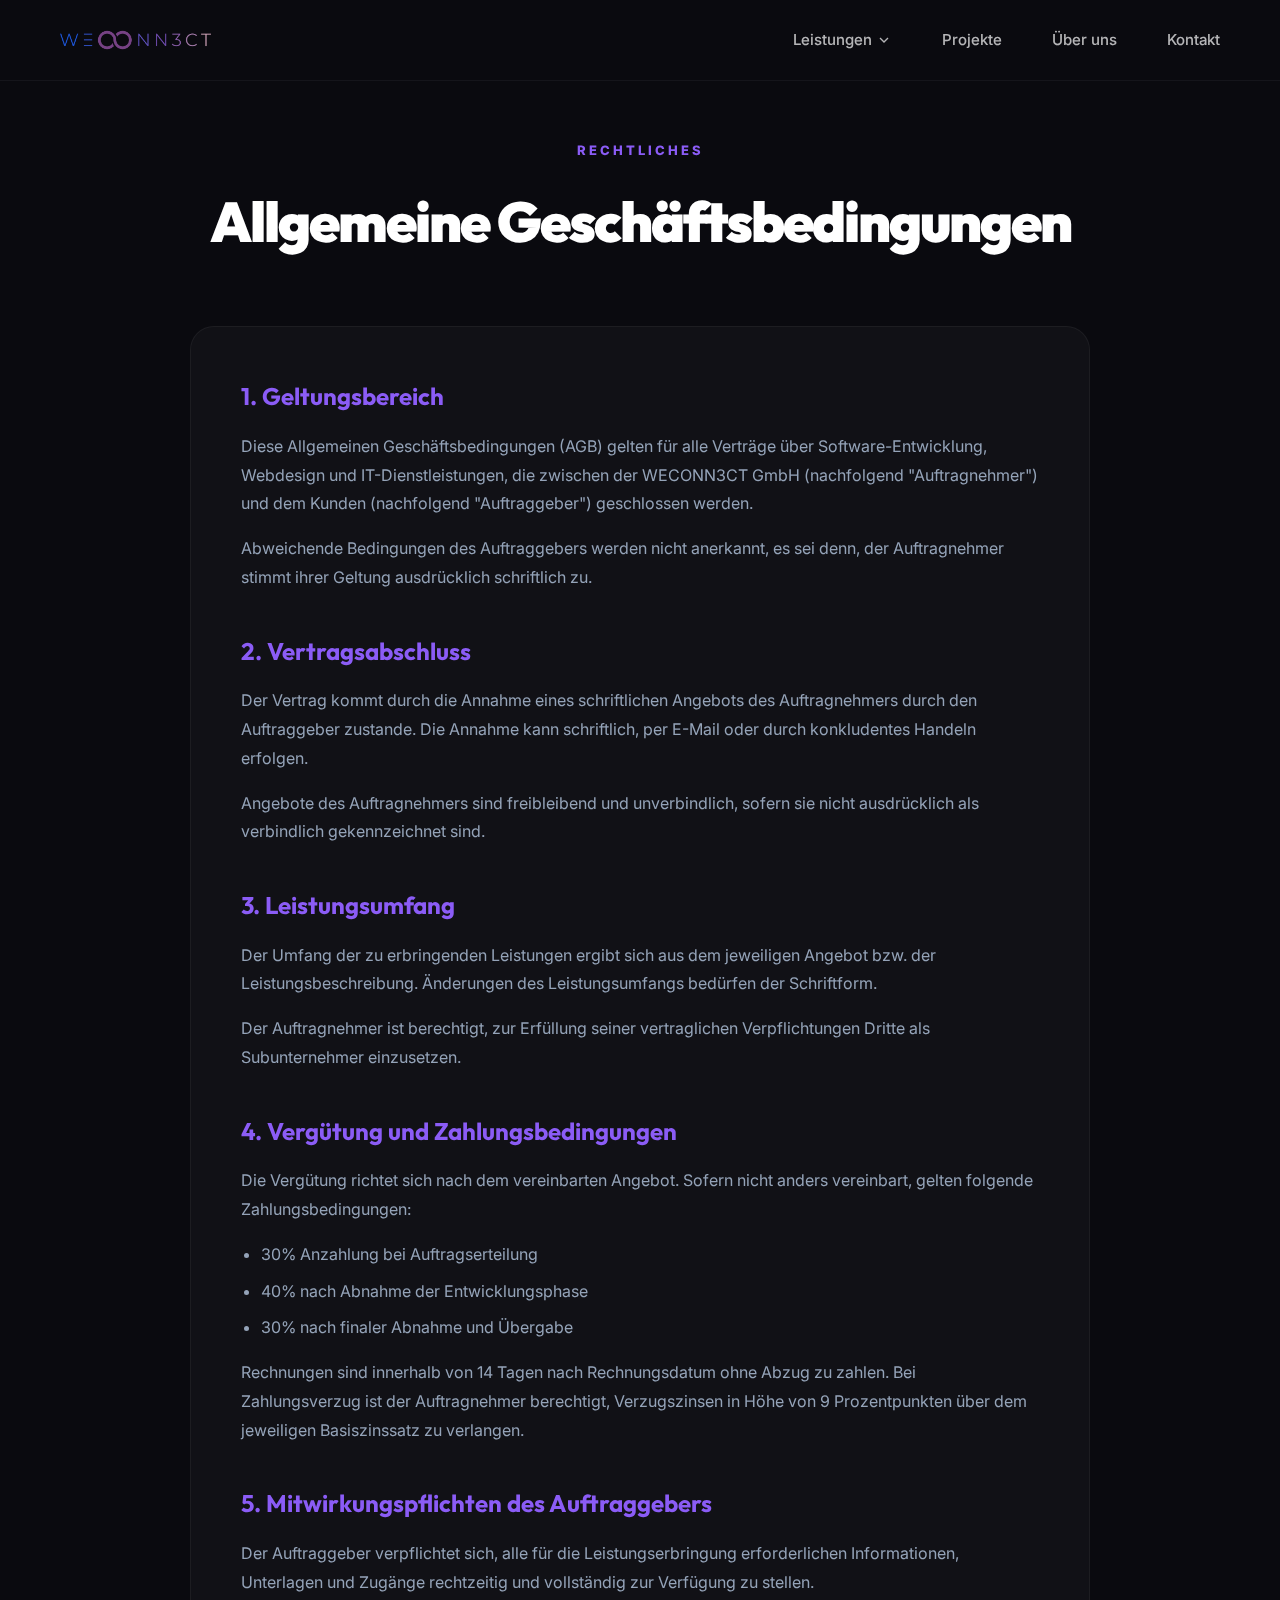
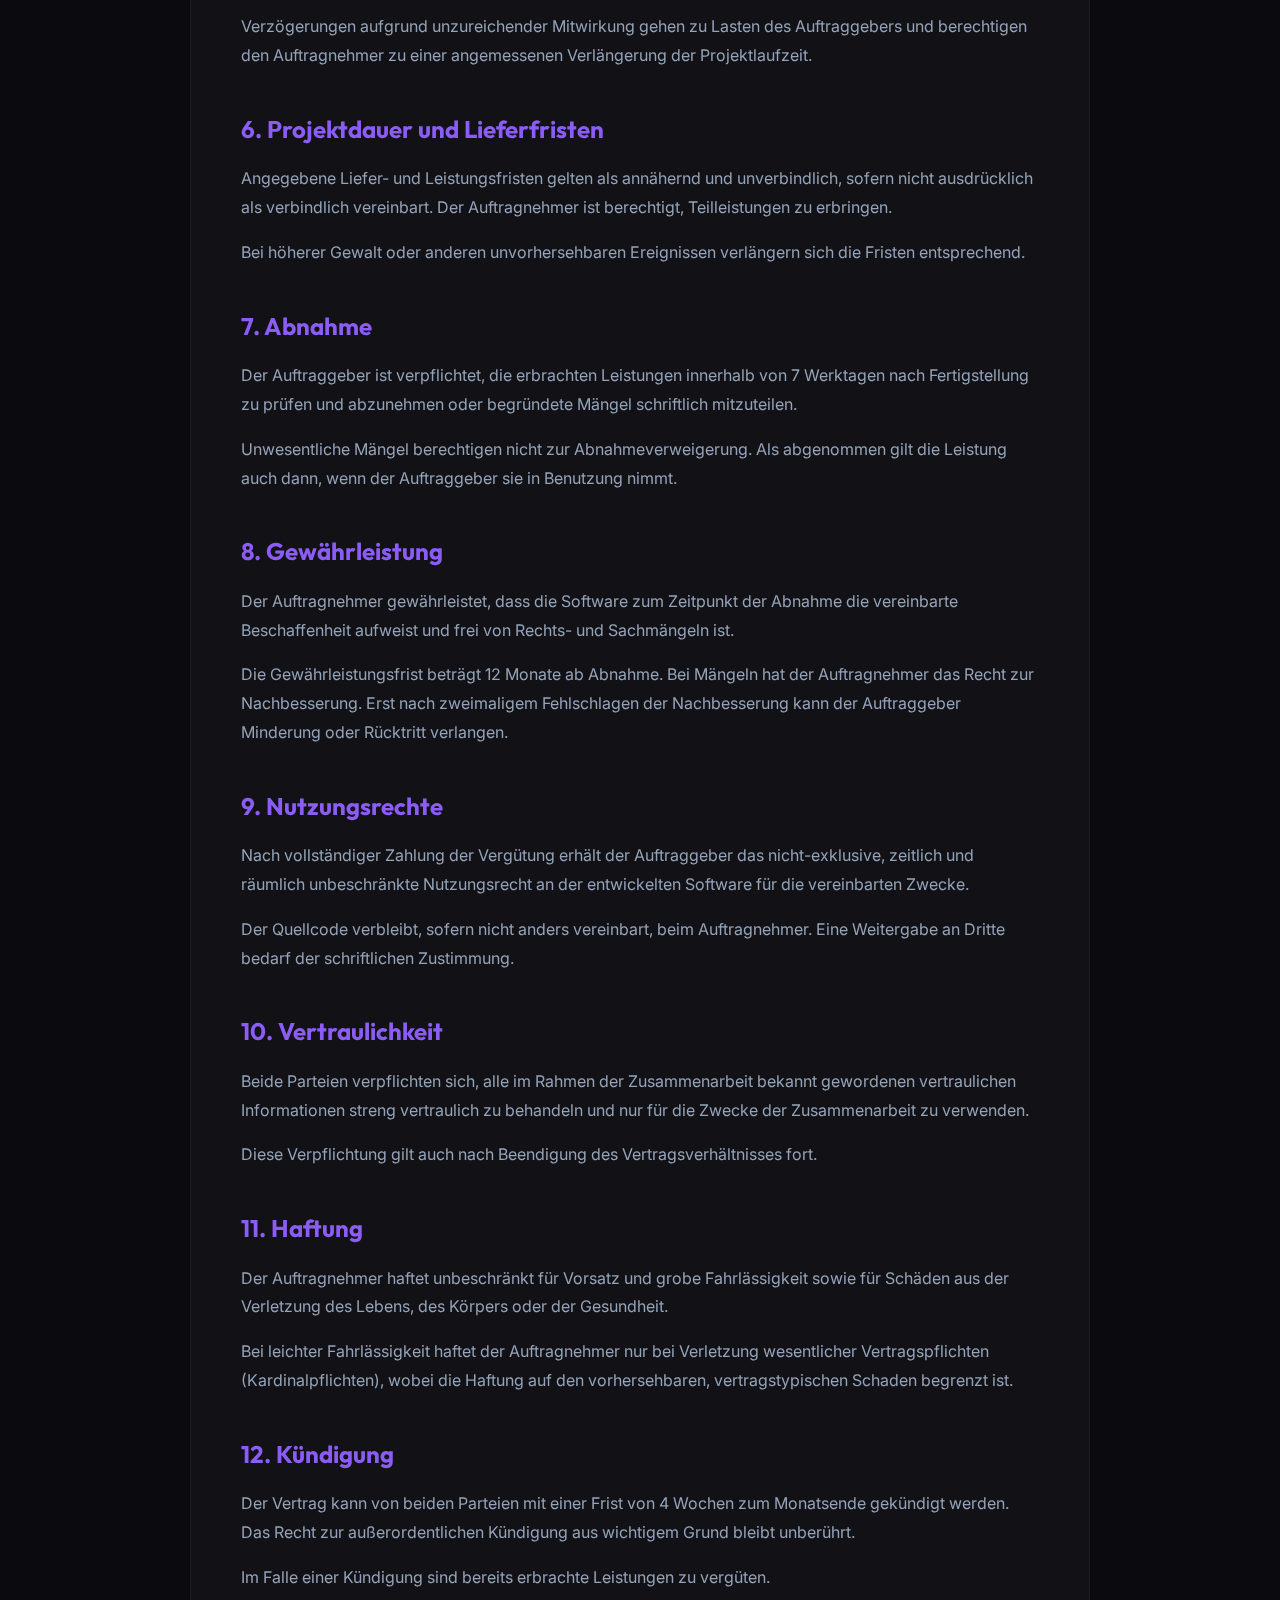
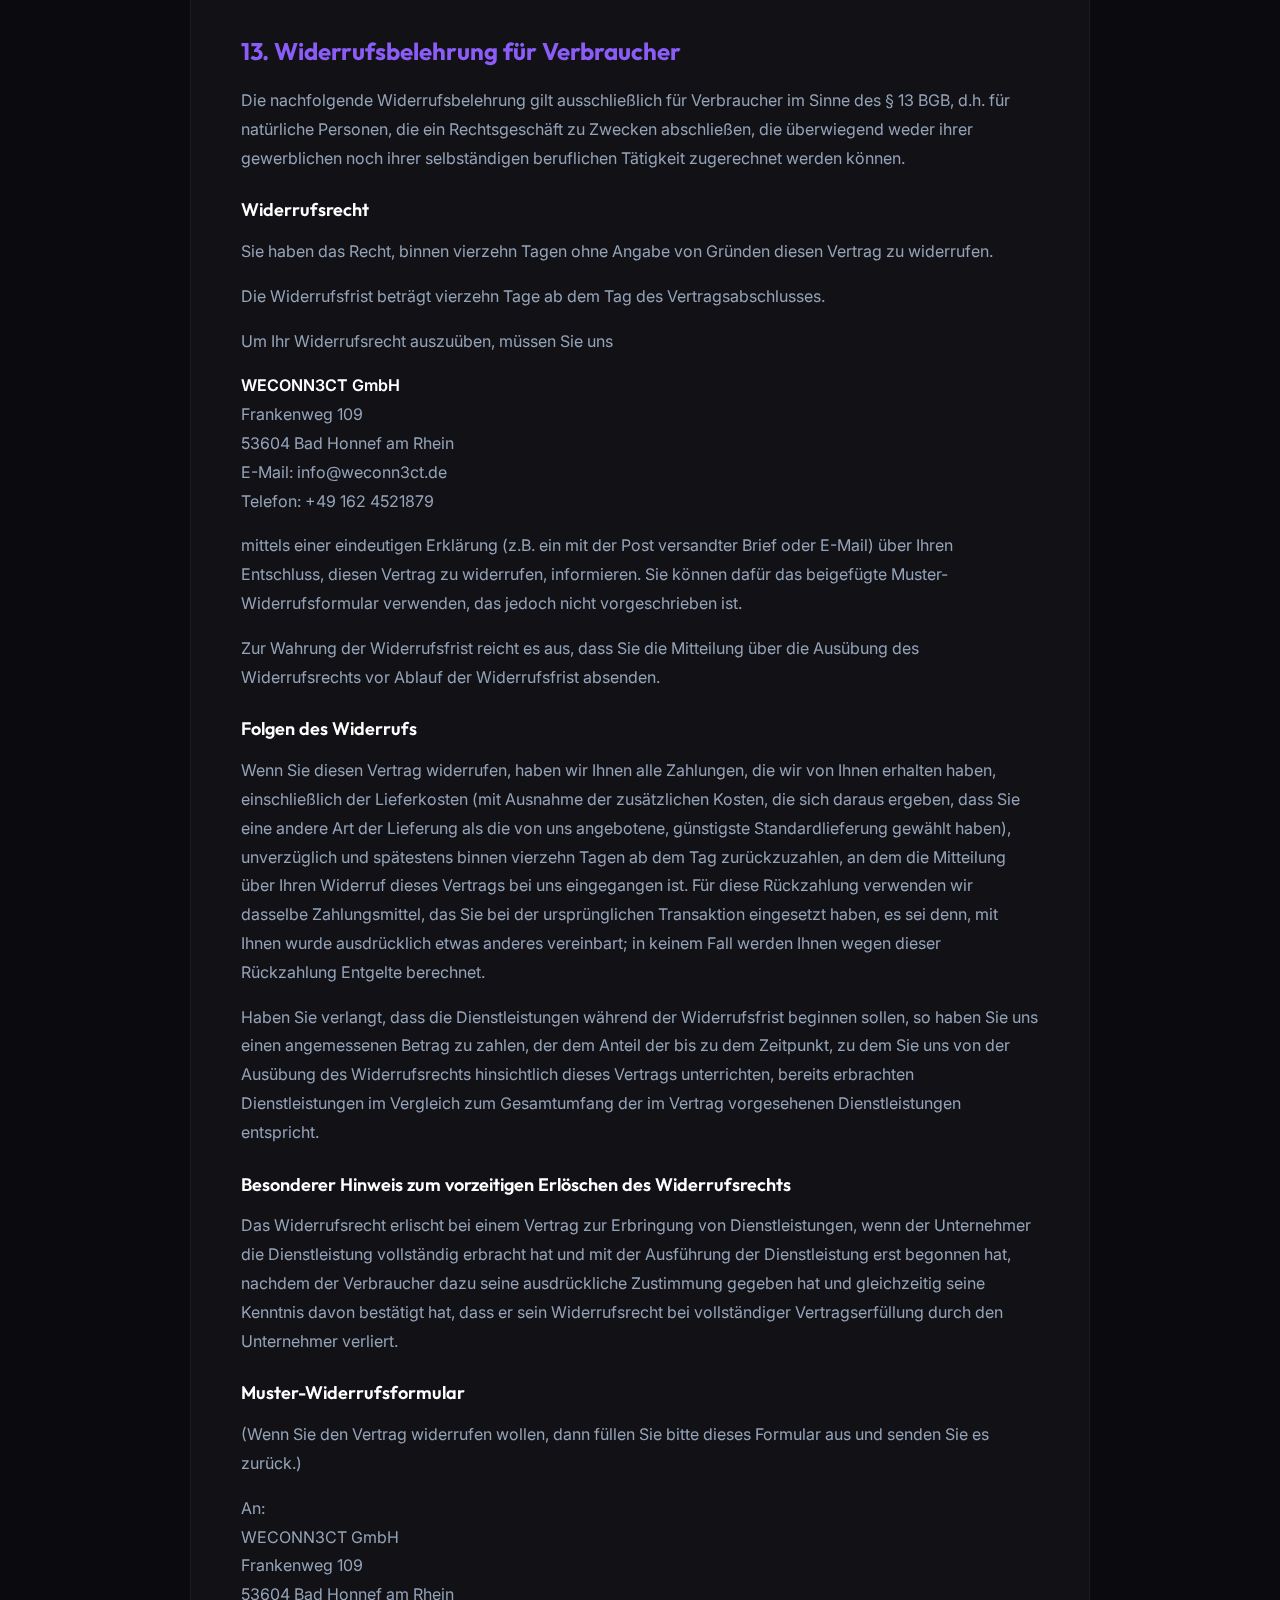
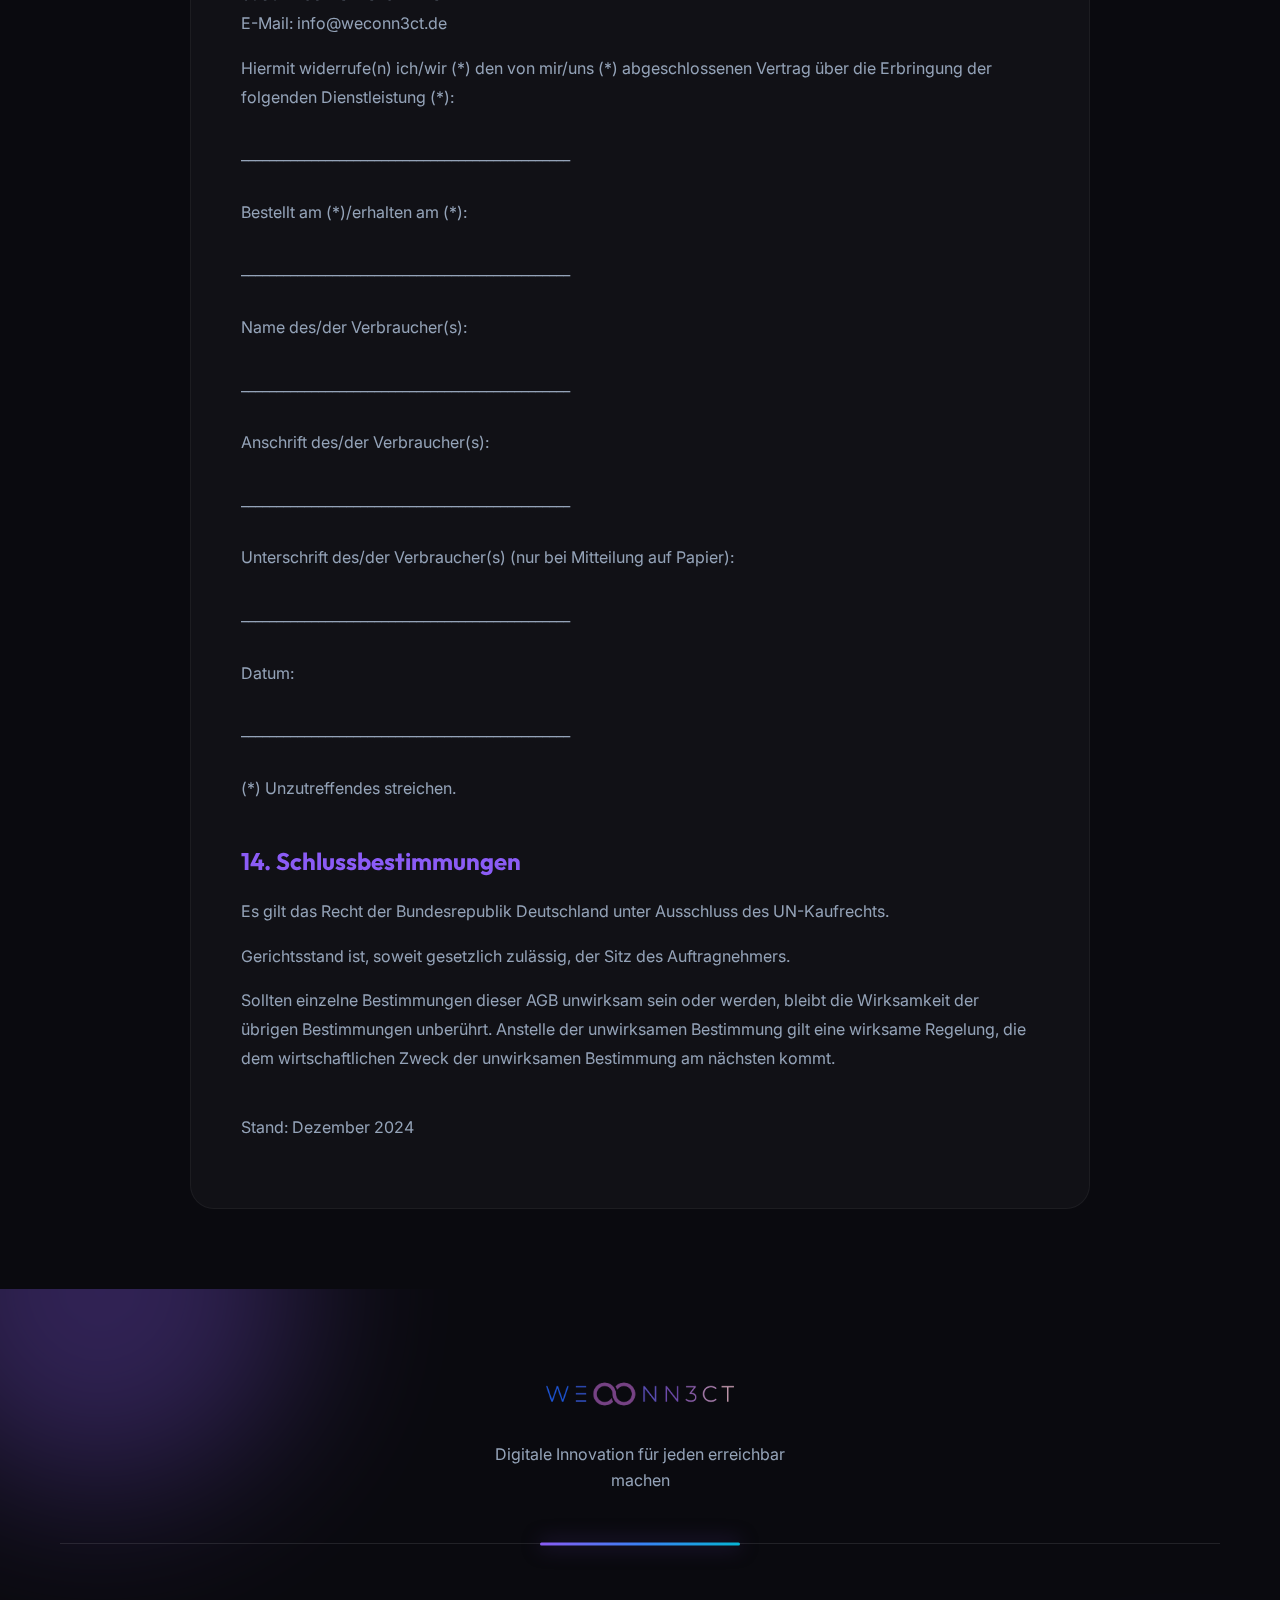
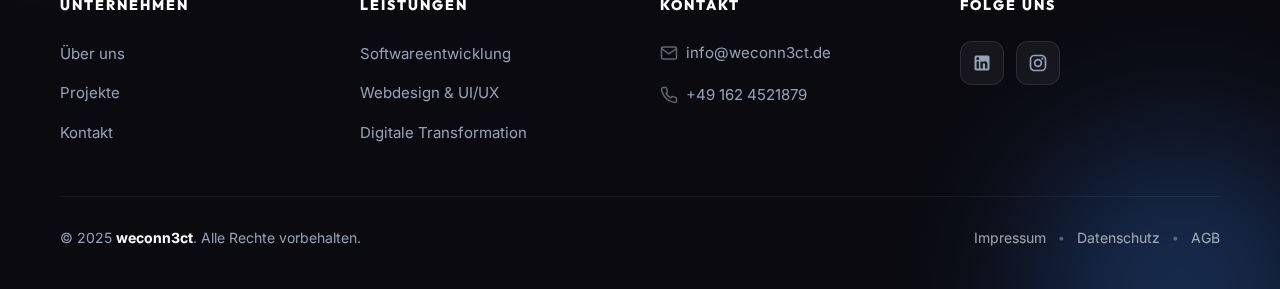
<file: agb.html>
<!DOCTYPE html>
<html lang="de">
<head>
    <meta charset="UTF-8">
    <meta name="viewport" content="width=device-width, initial-scale=1.0">
    <meta name="description" content="AGB - WECONN3CT GmbH - Allgemeine Geschäftsbedingungen">
    <title>AGB - WECONN3CT</title>
    <link rel="preconnect" href="https://fonts.googleapis.com">
    <link rel="preconnect" href="https://fonts.gstatic.com" crossorigin>
    <link href="https://fonts.googleapis.com/css2?family=Outfit:wght@300;400;500;600;700;800;900&family=Inter:wght@400;500;600;700&display=swap" rel="stylesheet">

    <style>
        * { margin: 0; padding: 0; box-sizing: border-box; }

        :root {
            --primary: #0a0a0f;
            --primary-light: #1a1a2e;
            --secondary: #f8f9ff;
            --accent-purple: #8b5cf6;
            --accent-blue: #3b82f6;
            --accent-cyan: #06b6d4;
            --accent-pink: #ec4899;
            --text-light: #64748b;
            --text-lighter: #94a3b8;
            --gradient-primary: linear-gradient(135deg, #8b5cf6 0%, #3b82f6 50%, #06b6d4 100%);
            --gradient-glow: linear-gradient(135deg, #8b5cf6 0%, #ec4899 50%, #3b82f6 100%);
            --glass-bg: rgba(255, 255, 255, 0.03);
            --glass-border: rgba(255, 255, 255, 0.1);
        }

        html { scroll-behavior: smooth; }

        body {
            font-family: 'Inter', -apple-system, BlinkMacSystemFont, sans-serif;
            background: var(--primary);
            color: #ffffff;
            overflow-x: hidden;
            line-height: 1.6;
            -webkit-font-smoothing: antialiased;
        }

        /* ==================== NAVIGATION ==================== */
        nav {
            position: fixed;
            top: 0;
            left: 0;
            right: 0;
            z-index: 1000;
            padding: 20px 0;
            transition: all 0.5s cubic-bezier(0.4, 0, 0.2, 1);
            background: rgba(10, 10, 15, 0.9);
            backdrop-filter: blur(20px) saturate(180%);
            -webkit-backdrop-filter: blur(20px) saturate(180%);
            border-bottom: 1px solid rgba(255, 255, 255, 0.05);
        }

        .nav-container {
            max-width: 1400px;
            margin: 0 auto;
            padding: 0 60px;
            display: flex;
            justify-content: space-between;
            align-items: center;
        }

        .logo {
            font-family: 'Outfit', sans-serif;
            font-size: 28px;
            font-weight: 900;
            color: #fff;
            text-decoration: none;
            letter-spacing: -1px;
            transition: transform 0.3s ease;
        }

        .logo:hover { transform: scale(1.05); }

        .logo-img {
            height: 40px;
            width: auto;
            transition: transform 0.3s ease, filter 0.3s ease;
            display: block;
        }

        .logo:hover .logo-img {
            transform: scale(1.05);
            filter: brightness(1.2);
        }

        .nav-links {
            display: flex;
            gap: 50px;
            list-style: none;
            align-items: center;
        }

        .nav-links a {
            color: rgba(255, 255, 255, 0.7);
            text-decoration: none;
            font-size: 15px;
            font-weight: 500;
            transition: all 0.3s ease;
            position: relative;
            padding: 5px 0;
        }

        .nav-links a::before {
            content: '';
            position: absolute;
            bottom: 0;
            left: 0;
            width: 100%;
            height: 2px;
            background: var(--gradient-primary);
            transform: scaleX(0);
            transform-origin: right;
            transition: transform 0.4s cubic-bezier(0.4, 0, 0.2, 1);
        }

        .nav-links a:hover { color: #fff; }
        .nav-links a:hover::before { transform: scaleX(1); transform-origin: left; }

        .dropdown { position: relative; }
        .dropdown > a { display: flex; align-items: center; }
        .dropdown:hover > a svg { transform: rotate(180deg); }

        .dropdown-menu {
            position: absolute;
            top: calc(100% + 20px);
            left: -20px;
            background: rgba(10, 10, 15, 0.98);
            backdrop-filter: blur(20px);
            border: 1px solid rgba(255, 255, 255, 0.1);
            border-radius: 16px;
            padding: 16px;
            min-width: 320px;
            opacity: 0;
            visibility: hidden;
            transform: translateY(-10px);
            transition: all 0.3s cubic-bezier(0.4, 0, 0.2, 1);
            box-shadow: 0 20px 60px rgba(0, 0, 0, 0.3);
            z-index: 1001;
        }

        .dropdown:hover .dropdown-menu {
            opacity: 1;
            visibility: visible;
            transform: translateY(0);
        }

        .dropdown-item {
            display: block;
            padding: 16px 20px;
            color: white !important;
            text-decoration: none;
            border-radius: 12px;
            transition: all 0.3s ease;
            margin-bottom: 8px;
        }

        .dropdown-item:last-child { margin-bottom: 0; }
        .dropdown-item:hover { background: rgba(139, 92, 246, 0.1); transform: translateX(5px); }
        .dropdown-item::before { display: none !important; }
        .dropdown-item strong { display: block; font-size: 15px; font-weight: 600; margin-bottom: 4px; color: white; }
        .dropdown-item p { font-size: 13px; color: var(--text-lighter); margin: 0; line-height: 1.4; }

        .mobile-cta {
            display: none;
            background: var(--gradient-primary);
            color: white;
            padding: 10px 20px;
            border-radius: 50px;
            font-size: 14px;
            font-weight: 600;
            text-decoration: none;
        }

        .menu-toggle {
            display: none;
            flex-direction: column;
            gap: 6px;
            cursor: pointer;
            z-index: 1002;
        }

        .menu-toggle span {
            width: 28px;
            height: 2px;
            background: white;
            transition: all 0.3s ease;
        }

        /* ==================== LEGAL PAGE STYLES ==================== */
        .legal-page {
            min-height: 100vh;
            padding: 140px 60px 80px;
        }

        .legal-container {
            max-width: 900px;
            margin: 0 auto;
        }

        .legal-header {
            text-align: center;
            margin-bottom: 60px;
        }

        .legal-eyebrow {
            font-size: 13px;
            font-weight: 800;
            letter-spacing: 3px;
            color: var(--accent-purple);
            text-transform: uppercase;
            margin-bottom: 16px;
        }

        .legal-title {
            font-family: 'Outfit', sans-serif;
            font-size: clamp(36px, 5vw, 56px);
            font-weight: 900;
            letter-spacing: -2px;
            margin-bottom: 16px;
        }

        .legal-content {
            background: rgba(255, 255, 255, 0.03);
            border: 1px solid rgba(255, 255, 255, 0.05);
            border-radius: 24px;
            padding: 50px;
        }

        .legal-content h2 {
            font-family: 'Outfit', sans-serif;
            font-size: 24px;
            font-weight: 700;
            margin-top: 40px;
            margin-bottom: 16px;
            color: var(--accent-purple);
        }

        .legal-content h2:first-child { margin-top: 0; }

        .legal-content h3 {
            font-family: 'Outfit', sans-serif;
            font-size: 18px;
            font-weight: 600;
            margin-top: 24px;
            margin-bottom: 12px;
            color: #fff;
        }

        .legal-content p {
            margin-bottom: 16px;
            color: var(--text-lighter);
            font-size: 16px;
            line-height: 1.8;
        }

        .legal-content ul {
            margin-bottom: 16px;
            padding-left: 20px;
            color: var(--text-lighter);
        }

        .legal-content li {
            margin-bottom: 8px;
            line-height: 1.8;
        }

        .legal-content strong { color: #fff; font-weight: 600; }

        .legal-content a {
            color: var(--accent-purple);
            text-decoration: none;
            transition: color 0.3s ease;
        }

        .legal-content a:hover { color: var(--accent-blue); }

        .legal-date {
            margin-top: 40px;
            font-size: 14px;
            color: rgba(255, 255, 255, 0.5);
        }

        /* ==================== PREMIUM FOOTER ==================== */
        .footer-modern {
            position: relative;
            background: var(--primary);
            padding: 80px 60px 40px;
            overflow: hidden;
        }

        .footer-orbs {
            position: absolute;
            top: 0;
            left: 0;
            right: 0;
            bottom: 0;
            pointer-events: none;
            overflow: hidden;
        }

        .footer-orb {
            position: absolute;
            border-radius: 50%;
            filter: blur(80px);
            opacity: 0.3;
        }

        .footer-orb-1 {
            width: 400px;
            height: 400px;
            background: var(--accent-purple);
            top: -200px;
            left: -100px;
            animation: float 8s ease-in-out infinite;
        }

        .footer-orb-2 {
            width: 300px;
            height: 300px;
            background: var(--accent-blue);
            bottom: -150px;
            right: -50px;
            animation: float 10s ease-in-out infinite reverse;
        }

        @keyframes float {
            0%, 100% { transform: translateY(0) rotate(0deg); }
            50% { transform: translateY(-20px) rotate(5deg); }
        }

        .footer-container {
            max-width: 1400px;
            margin: 0 auto;
            position: relative;
            z-index: 1;
        }

        .footer-top {
            text-align: center;
            margin-bottom: 50px;
        }

        .footer-brand-modern { display: inline-block; }

        .footer-logo-modern {
            height: 50px;
            width: auto;
            margin-bottom: 16px;
            transition: transform 0.3s ease;
        }

        .footer-logo-modern:hover { transform: scale(1.05); }

        .footer-tagline {
            color: var(--text-lighter);
            font-size: 16px;
            max-width: 300px;
            margin: 0 auto;
        }

        .footer-divider {
            position: relative;
            height: 1px;
            background: rgba(255, 255, 255, 0.1);
            margin-bottom: 50px;
        }

        .divider-glow {
            position: absolute;
            top: 50%;
            left: 50%;
            transform: translate(-50%, -50%);
            width: 200px;
            height: 3px;
            background: var(--gradient-primary);
            border-radius: 2px;
            box-shadow: 0 0 20px rgba(139, 92, 246, 0.5);
            animation: glow-pulse 3s ease-in-out infinite;
        }

        @keyframes glow-pulse {
            0%, 100% { opacity: 0.5; width: 200px; }
            50% { opacity: 1; width: 300px; }
        }

        .footer-main { margin-bottom: 50px; }

        .footer-grid-modern {
            display: grid;
            grid-template-columns: repeat(4, 1fr);
            gap: 40px;
        }

        .footer-col-title {
            font-family: 'Outfit', sans-serif;
            font-size: 14px;
            font-weight: 800;
            letter-spacing: 2px;
            text-transform: uppercase;
            color: #fff;
            margin-bottom: 24px;
        }

        .footer-links-modern {
            list-style: none;
            display: flex;
            flex-direction: column;
            gap: 14px;
        }

        .footer-links-modern a {
            color: var(--text-lighter);
            text-decoration: none;
            font-size: 15px;
            transition: all 0.3s ease;
            display: inline-flex;
            align-items: center;
            gap: 8px;
        }

        .footer-links-modern a:hover {
            color: #fff;
            transform: translateX(5px);
        }

        .footer-contact-link {
            display: flex;
            align-items: center;
            gap: 10px;
        }

        .footer-contact-link svg { opacity: 0.6; transition: opacity 0.3s ease; }
        .footer-contact-link:hover svg { opacity: 1; }

        .footer-social {
            display: flex;
            gap: 12px;
        }

        .social-icon-modern {
            width: 44px;
            height: 44px;
            border-radius: 12px;
            background: rgba(255, 255, 255, 0.05);
            border: 1px solid rgba(255, 255, 255, 0.1);
            display: flex;
            align-items: center;
            justify-content: center;
            color: var(--text-lighter);
            transition: all 0.3s ease;
        }

        .social-icon-modern:hover {
            background: var(--gradient-primary);
            border-color: transparent;
            color: white;
            transform: translateY(-3px);
        }

        .footer-bottom-modern {
            border-top: 1px solid rgba(255, 255, 255, 0.05);
            padding-top: 30px;
        }

        .footer-bottom-content {
            display: flex;
            justify-content: space-between;
            align-items: center;
            flex-wrap: wrap;
            gap: 20px;
        }

        .footer-copyright {
            color: var(--text-lighter);
            font-size: 14px;
        }

        .footer-copyright strong { color: #fff; }

        .footer-bottom-links {
            display: flex;
            align-items: center;
            gap: 12px;
        }

        .footer-bottom-links a {
            color: rgba(255, 255, 255, 0.6);
            text-decoration: none;
            font-size: 14px;
            transition: color 0.3s ease;
        }

        .footer-bottom-links a:hover { color: var(--accent-purple); }

        .footer-dot {
            color: rgba(255, 255, 255, 0.3);
            font-size: 12px;
        }

        .footer-made {
            color: var(--text-lighter);
            font-size: 14px;
        }

        .footer-heart {
            display: inline-block;
            animation: heartbeat 1.5s ease-in-out infinite;
        }

        @keyframes heartbeat {
            0%, 100% { transform: scale(1); }
            50% { transform: scale(1.2); }
        }

        /* ==================== RESPONSIVE ==================== */
        @media (max-width: 1200px) {
            .footer-grid-modern { grid-template-columns: repeat(2, 1fr); gap: 40px 60px; }
        }

        @media (max-width: 768px) {
            .nav-container { padding: 0 20px; }
            .nav-links {
                position: fixed;
                top: 0;
                left: 0;
                right: 0;
                bottom: 0;
                background: linear-gradient(135deg, #0a0a0f 0%, #12121a 50%, #0a0a0f 100%);
                flex-direction: column;
                justify-content: center;
                align-items: center;
                gap: 40px;
                opacity: 0;
                visibility: hidden;
                transform: translateX(100%);
                transition: all .4s cubic-bezier(.4,0,.2,1);
                z-index: 999;
                overflow: hidden;
            }
            .nav-links::before {
                content: '';
                position: absolute;
                top: -50%;
                left: -50%;
                width: 200%;
                height: 200%;
                background: radial-gradient(circle at 30% 20%, rgba(99,102,241,.08) 0%, transparent 50%),
                            radial-gradient(circle at 70% 80%, rgba(168,85,247,.08) 0%, transparent 50%);
                pointer-events: none;
            }
            .nav-links.active { opacity: 1; visibility: visible; transform: translateX(0); display: flex !important; touch-action: none; overscroll-behavior: contain; }
            body.menu-open { overflow: hidden !important; position: fixed !important; width: 100% !important; height: 100% !important; }
            .nav-links li { opacity: 0; transform: translateY(20px); transition: all .3s ease; }
            .nav-links.active li { opacity: 1; transform: translateY(0); }
            .nav-links.active li:nth-child(1) { transition-delay: .1s; }
            .nav-links.active li:nth-child(2) { transition-delay: .15s; }
            .nav-links.active li:nth-child(3) { transition-delay: .2s; }
            .nav-links.active li:nth-child(4) { transition-delay: .25s; }
            .nav-links.active li:nth-child(5) { transition-delay: .3s; }
            .nav-links.active li:nth-child(6) { transition-delay: .35s; }
            .nav-links a { font-size: 28px; font-weight: 700; letter-spacing: 1px; padding: 12px 30px; border-radius: 12px; transition: all .3s ease; position: relative; }
            .nav-links a:hover, .nav-links a:active { background: linear-gradient(135deg, rgba(99,102,241,.2), rgba(168,85,247,.2)); transform: scale(1.05); }
            .nav-links a::before { display: none; }
            .menu-toggle { display: flex; z-index: 1001; }
            .mobile-cta { display: none; }
            body { padding-bottom: 0; }
            .dropdown-menu {
                position: static;
                opacity: 1;
                visibility: visible;
                transform: none;
                background: transparent;
                border: none;
                box-shadow: none;
                min-width: auto;
                padding: 10px 0;
                display: flex;
                flex-direction: column;
                gap: 10px;
            }
            .dropdown-item { font-size: 16px; padding: 8px 20px; }
            .dropdown-item strong { font-size: 16px; }
            .dropdown-item p { display: none; }

            .legal-page { padding: 120px 20px 60px; }
            .legal-content { padding: 30px 20px; }
            .legal-content h2 { font-size: 20px; }

            .footer-modern { padding: 60px 20px 30px; }
            .footer-grid-modern { grid-template-columns: 1fr; gap: 40px; text-align: center; }
            .footer-links-modern { align-items: center; }
            .footer-social { justify-content: center; }
            .footer-bottom-content { flex-direction: column; text-align: center; }
            .footer-bottom-links { flex-wrap: wrap; justify-content: center; }
        }

        @media (max-width: 480px) {
            .legal-page { padding: 120px 16px 50px; }
            .legal-header { margin-bottom: 40px; }
            .legal-title { font-size: 28px; letter-spacing: -1px; }
            .legal-eyebrow { font-size: 11px; letter-spacing: 2px; }
            .legal-content { padding: 24px 16px; border-radius: 16px; }
            .legal-content h2 { font-size: 18px; margin-top: 32px; }
            .legal-content h3 { font-size: 16px; }
            .legal-content p, .legal-content li { font-size: 14px; line-height: 1.7; }
            .legal-content ul { padding-left: 16px; }
            .footer-modern { padding: 50px 16px 24px; }
            .footer-tagline { font-size: 14px; }
            .footer-col-title { font-size: 12px; }
            .footer-links-modern a { font-size: 14px; }
            .footer-copyright, .footer-bottom-links a { font-size: 13px; }
        }
    </style>
</head>
<body>
    <!-- Navigation -->
    <nav id="navbar">
        <div class="nav-container">
            <a href="index.html" class="logo">
                <img src="images/logo.png" alt="weconn3ct" class="logo-img">
            </a>
            <a href="kontakt.html" class="mobile-cta">Projekt starten</a>
            <ul class="nav-links" id="navLinks">
                <li class="dropdown">
                    <a href="leistungen.html">
                        Leistungen
                        <svg width="16" height="16" viewBox="0 0 24 24" fill="none" stroke="currentColor" stroke-width="2" style="margin-left: 4px; transition: transform 0.3s ease;">
                            <polyline points="6 9 12 15 18 9"></polyline>
                        </svg>
                    </a>
                    <div class="dropdown-menu">
                        <a href="softwareentwicklung.html" class="dropdown-item">
                            <div>
                                <strong>Softwareentwicklung</strong>
                                <p>Maßgeschneiderte Software-Lösungen</p>
                            </div>
                        </a>
                        <a href="webdesign.html" class="dropdown-item">
                            <div>
                                <strong>Webdesign</strong>
                                <p>Modernes UI/UX Design</p>
                            </div>
                        </a>
                        <a href="digitale-transformation.html" class="dropdown-item">
                            <div>
                                <strong>Digitale Transformation</strong>
                                <p>Prozessoptimierung & Innovation</p>
                            </div>
                        </a>
                    </div>
                </li>
                <li><a href="portfolio.html">Projekte</a></li>
                <li><a href="ueber-uns.html">Über uns</a></li>
                <li><a href="kontakt.html">Kontakt</a></li>
            </ul>
            <div class="menu-toggle" id="menuToggle">
                <span></span>
                <span></span>
                <span></span>
            </div>
        </div>
    </nav>

    <!-- Legal Page Content -->
    <div class="legal-page">
        <div class="legal-container">
            <div class="legal-header">
                <div class="legal-eyebrow">Rechtliches</div>
                <h1 class="legal-title">Allgemeine Geschäftsbedingungen</h1>
            </div>

            <div class="legal-content">
                <h2>1. Geltungsbereich</h2>
                <p>
                    Diese Allgemeinen Geschäftsbedingungen (AGB) gelten für alle Verträge über Software-Entwicklung, Webdesign und IT-Dienstleistungen, die zwischen der WECONN3CT GmbH (nachfolgend "Auftragnehmer") und dem Kunden (nachfolgend "Auftraggeber") geschlossen werden.
                </p>
                <p>
                    Abweichende Bedingungen des Auftraggebers werden nicht anerkannt, es sei denn, der Auftragnehmer stimmt ihrer Geltung ausdrücklich schriftlich zu.
                </p>

                <h2>2. Vertragsabschluss</h2>
                <p>
                    Der Vertrag kommt durch die Annahme eines schriftlichen Angebots des Auftragnehmers durch den Auftraggeber zustande. Die Annahme kann schriftlich, per E-Mail oder durch konkludentes Handeln erfolgen.
                </p>
                <p>
                    Angebote des Auftragnehmers sind freibleibend und unverbindlich, sofern sie nicht ausdrücklich als verbindlich gekennzeichnet sind.
                </p>

                <h2>3. Leistungsumfang</h2>
                <p>
                    Der Umfang der zu erbringenden Leistungen ergibt sich aus dem jeweiligen Angebot bzw. der Leistungsbeschreibung. Änderungen des Leistungsumfangs bedürfen der Schriftform.
                </p>
                <p>
                    Der Auftragnehmer ist berechtigt, zur Erfüllung seiner vertraglichen Verpflichtungen Dritte als Subunternehmer einzusetzen.
                </p>

                <h2>4. Vergütung und Zahlungsbedingungen</h2>
                <p>
                    Die Vergütung richtet sich nach dem vereinbarten Angebot. Sofern nicht anders vereinbart, gelten folgende Zahlungsbedingungen:
                </p>
                <ul>
                    <li>30% Anzahlung bei Auftragserteilung</li>
                    <li>40% nach Abnahme der Entwicklungsphase</li>
                    <li>30% nach finaler Abnahme und Übergabe</li>
                </ul>
                <p>
                    Rechnungen sind innerhalb von 14 Tagen nach Rechnungsdatum ohne Abzug zu zahlen. Bei Zahlungsverzug ist der Auftragnehmer berechtigt, Verzugszinsen in Höhe von 9 Prozentpunkten über dem jeweiligen Basiszinssatz zu verlangen.
                </p>

                <h2>5. Mitwirkungspflichten des Auftraggebers</h2>
                <p>
                    Der Auftraggeber verpflichtet sich, alle für die Leistungserbringung erforderlichen Informationen, Unterlagen und Zugänge rechtzeitig und vollständig zur Verfügung zu stellen.
                </p>
                <p>
                    Verzögerungen aufgrund unzureichender Mitwirkung gehen zu Lasten des Auftraggebers und berechtigen den Auftragnehmer zu einer angemessenen Verlängerung der Projektlaufzeit.
                </p>

                <h2>6. Projektdauer und Lieferfristen</h2>
                <p>
                    Angegebene Liefer- und Leistungsfristen gelten als annähernd und unverbindlich, sofern nicht ausdrücklich als verbindlich vereinbart. Der Auftragnehmer ist berechtigt, Teilleistungen zu erbringen.
                </p>
                <p>
                    Bei höherer Gewalt oder anderen unvorhersehbaren Ereignissen verlängern sich die Fristen entsprechend.
                </p>

                <h2>7. Abnahme</h2>
                <p>
                    Der Auftraggeber ist verpflichtet, die erbrachten Leistungen innerhalb von 7 Werktagen nach Fertigstellung zu prüfen und abzunehmen oder begründete Mängel schriftlich mitzuteilen.
                </p>
                <p>
                    Unwesentliche Mängel berechtigen nicht zur Abnahmeverweigerung. Als abgenommen gilt die Leistung auch dann, wenn der Auftraggeber sie in Benutzung nimmt.
                </p>

                <h2>8. Gewährleistung</h2>
                <p>
                    Der Auftragnehmer gewährleistet, dass die Software zum Zeitpunkt der Abnahme die vereinbarte Beschaffenheit aufweist und frei von Rechts- und Sachmängeln ist.
                </p>
                <p>
                    Die Gewährleistungsfrist beträgt 12 Monate ab Abnahme. Bei Mängeln hat der Auftragnehmer das Recht zur Nachbesserung. Erst nach zweimaligem Fehlschlagen der Nachbesserung kann der Auftraggeber Minderung oder Rücktritt verlangen.
                </p>

                <h2>9. Nutzungsrechte</h2>
                <p>
                    Nach vollständiger Zahlung der Vergütung erhält der Auftraggeber das nicht-exklusive, zeitlich und räumlich unbeschränkte Nutzungsrecht an der entwickelten Software für die vereinbarten Zwecke.
                </p>
                <p>
                    Der Quellcode verbleibt, sofern nicht anders vereinbart, beim Auftragnehmer. Eine Weitergabe an Dritte bedarf der schriftlichen Zustimmung.
                </p>

                <h2>10. Vertraulichkeit</h2>
                <p>
                    Beide Parteien verpflichten sich, alle im Rahmen der Zusammenarbeit bekannt gewordenen vertraulichen Informationen streng vertraulich zu behandeln und nur für die Zwecke der Zusammenarbeit zu verwenden.
                </p>
                <p>
                    Diese Verpflichtung gilt auch nach Beendigung des Vertragsverhältnisses fort.
                </p>

                <h2>11. Haftung</h2>
                <p>
                    Der Auftragnehmer haftet unbeschränkt für Vorsatz und grobe Fahrlässigkeit sowie für Schäden aus der Verletzung des Lebens, des Körpers oder der Gesundheit.
                </p>
                <p>
                    Bei leichter Fahrlässigkeit haftet der Auftragnehmer nur bei Verletzung wesentlicher Vertragspflichten (Kardinalpflichten), wobei die Haftung auf den vorhersehbaren, vertragstypischen Schaden begrenzt ist.
                </p>

                <h2>12. Kündigung</h2>
                <p>
                    Der Vertrag kann von beiden Parteien mit einer Frist von 4 Wochen zum Monatsende gekündigt werden. Das Recht zur außerordentlichen Kündigung aus wichtigem Grund bleibt unberührt.
                </p>
                <p>
                    Im Falle einer Kündigung sind bereits erbrachte Leistungen zu vergüten.
                </p>

                <h2>13. Widerrufsbelehrung für Verbraucher</h2>
                <p>
                    Die nachfolgende Widerrufsbelehrung gilt ausschließlich für Verbraucher im Sinne des § 13 BGB, d.h. für natürliche Personen, die ein Rechtsgeschäft zu Zwecken abschließen, die überwiegend weder ihrer gewerblichen noch ihrer selbständigen beruflichen Tätigkeit zugerechnet werden können.
                </p>

                <h3>Widerrufsrecht</h3>
                <p>
                    Sie haben das Recht, binnen vierzehn Tagen ohne Angabe von Gründen diesen Vertrag zu widerrufen.
                </p>
                <p>
                    Die Widerrufsfrist beträgt vierzehn Tage ab dem Tag des Vertragsabschlusses.
                </p>
                <p>
                    Um Ihr Widerrufsrecht auszuüben, müssen Sie uns
                </p>
                <p>
                    <strong>WECONN3CT GmbH</strong><br>
                    Frankenweg 109<br>
                    53604 Bad Honnef am Rhein<br>
                    E-Mail: info@weconn3ct.de<br>
                    Telefon: +49 162 4521879
                </p>
                <p>
                    mittels einer eindeutigen Erklärung (z.B. ein mit der Post versandter Brief oder E-Mail) über Ihren Entschluss, diesen Vertrag zu widerrufen, informieren. Sie können dafür das beigefügte Muster-Widerrufsformular verwenden, das jedoch nicht vorgeschrieben ist.
                </p>
                <p>
                    Zur Wahrung der Widerrufsfrist reicht es aus, dass Sie die Mitteilung über die Ausübung des Widerrufsrechts vor Ablauf der Widerrufsfrist absenden.
                </p>

                <h3>Folgen des Widerrufs</h3>
                <p>
                    Wenn Sie diesen Vertrag widerrufen, haben wir Ihnen alle Zahlungen, die wir von Ihnen erhalten haben, einschließlich der Lieferkosten (mit Ausnahme der zusätzlichen Kosten, die sich daraus ergeben, dass Sie eine andere Art der Lieferung als die von uns angebotene, günstigste Standardlieferung gewählt haben), unverzüglich und spätestens binnen vierzehn Tagen ab dem Tag zurückzuzahlen, an dem die Mitteilung über Ihren Widerruf dieses Vertrags bei uns eingegangen ist. Für diese Rückzahlung verwenden wir dasselbe Zahlungsmittel, das Sie bei der ursprünglichen Transaktion eingesetzt haben, es sei denn, mit Ihnen wurde ausdrücklich etwas anderes vereinbart; in keinem Fall werden Ihnen wegen dieser Rückzahlung Entgelte berechnet.
                </p>
                <p>
                    Haben Sie verlangt, dass die Dienstleistungen während der Widerrufsfrist beginnen sollen, so haben Sie uns einen angemessenen Betrag zu zahlen, der dem Anteil der bis zu dem Zeitpunkt, zu dem Sie uns von der Ausübung des Widerrufsrechts hinsichtlich dieses Vertrags unterrichten, bereits erbrachten Dienstleistungen im Vergleich zum Gesamtumfang der im Vertrag vorgesehenen Dienstleistungen entspricht.
                </p>

                <h3>Besonderer Hinweis zum vorzeitigen Erlöschen des Widerrufsrechts</h3>
                <p>
                    Das Widerrufsrecht erlischt bei einem Vertrag zur Erbringung von Dienstleistungen, wenn der Unternehmer die Dienstleistung vollständig erbracht hat und mit der Ausführung der Dienstleistung erst begonnen hat, nachdem der Verbraucher dazu seine ausdrückliche Zustimmung gegeben hat und gleichzeitig seine Kenntnis davon bestätigt hat, dass er sein Widerrufsrecht bei vollständiger Vertragserfüllung durch den Unternehmer verliert.
                </p>

                <h3>Muster-Widerrufsformular</h3>
                <p>
                    (Wenn Sie den Vertrag widerrufen wollen, dann füllen Sie bitte dieses Formular aus und senden Sie es zurück.)
                </p>
                <p>
                    An:<br>
                    WECONN3CT GmbH<br>
                    Frankenweg 109<br>
                    53604 Bad Honnef am Rhein<br>
                    E-Mail: info@weconn3ct.de
                </p>
                <p>
                    Hiermit widerrufe(n) ich/wir (*) den von mir/uns (*) abgeschlossenen Vertrag über die Erbringung der folgenden Dienstleistung (*):<br><br>
                    _______________________________________________<br><br>
                    Bestellt am (*)/erhalten am (*):<br><br>
                    _______________________________________________<br><br>
                    Name des/der Verbraucher(s):<br><br>
                    _______________________________________________<br><br>
                    Anschrift des/der Verbraucher(s):<br><br>
                    _______________________________________________<br><br>
                    Unterschrift des/der Verbraucher(s) (nur bei Mitteilung auf Papier):<br><br>
                    _______________________________________________<br><br>
                    Datum:<br><br>
                    _______________________________________________<br><br>
                    (*) Unzutreffendes streichen.
                </p>

                <h2>14. Schlussbestimmungen</h2>
                <p>
                    Es gilt das Recht der Bundesrepublik Deutschland unter Ausschluss des UN-Kaufrechts.
                </p>
                <p>
                    Gerichtsstand ist, soweit gesetzlich zulässig, der Sitz des Auftragnehmers.
                </p>
                <p>
                    Sollten einzelne Bestimmungen dieser AGB unwirksam sein oder werden, bleibt die Wirksamkeit der übrigen Bestimmungen unberührt. Anstelle der unwirksamen Bestimmung gilt eine wirksame Regelung, die dem wirtschaftlichen Zweck der unwirksamen Bestimmung am nächsten kommt.
                </p>

                <p class="legal-date">Stand: Dezember 2024</p>
            </div>
        </div>
    </div>

    <!-- Footer -->
    <footer class="footer-modern">
        <div class="footer-orbs">
            <div class="footer-orb footer-orb-1"></div>
            <div class="footer-orb footer-orb-2"></div>
        </div>

        <div class="footer-container">
            <div class="footer-top">
                <div class="footer-brand-modern">
                    <img src="images/logo.png" alt="WECONN3CT Logo" class="footer-logo-modern">
                    <p class="footer-tagline">Digitale Innovation für jeden erreichbar machen</p>
                </div>
            </div>

            <div class="footer-divider">
                <div class="divider-glow"></div>
            </div>

            <div class="footer-main">
                <div class="footer-grid-modern">
                    <div class="footer-col">
                        <h4 class="footer-col-title">Unternehmen</h4>
                        <ul class="footer-links-modern">
                            <li><a href="ueber-uns.html">Über uns</a></li>
                            <li><a href="portfolio.html">Projekte</a></li>
                            <li><a href="kontakt.html">Kontakt</a></li>
                        </ul>
                    </div>

                    <div class="footer-col">
                        <h4 class="footer-col-title">Leistungen</h4>
                        <ul class="footer-links-modern">
                            <li><a href="softwareentwicklung.html">Softwareentwicklung</a></li>
                            <li><a href="webdesign.html">Webdesign & UI/UX</a></li>
                            <li><a href="digitale-transformation.html">Digitale Transformation</a></li>
                        </ul>
                    </div>

                    <div class="footer-col">
                        <h4 class="footer-col-title">Kontakt</h4>
                        <ul class="footer-links-modern">
                            <li>
                                <a href="mailto:info@weconn3ct.de" class="footer-contact-link">
                                    <svg width="18" height="18" viewBox="0 0 24 24" fill="none" stroke="currentColor" stroke-width="2">
                                        <path d="M4 4h16c1.1 0 2 .9 2 2v12c0 1.1-.9 2-2 2H4c-1.1 0-2-.9-2-2V6c0-1.1.9-2 2-2z"></path>
                                        <polyline points="22,6 12,13 2,6"></polyline>
                                    </svg>
                                    info@weconn3ct.de
                                </a>
                            </li>
                            <li>
                                <a href="tel:+491624521879" class="footer-contact-link">
                                    <svg width="18" height="18" viewBox="0 0 24 24" fill="none" stroke="currentColor" stroke-width="2">
                                        <path d="M22 16.92v3a2 2 0 0 1-2.18 2 19.79 19.79 0 0 1-8.63-3.07 19.5 19.5 0 0 1-6-6 19.79 19.79 0 0 1-3.07-8.67A2 2 0 0 1 4.11 2h3a2 2 0 0 1 2 1.72 12.84 12.84 0 0 0 .7 2.81 2 2 0 0 1-.45 2.11L8.09 9.91a16 16 0 0 0 6 6l1.27-1.27a2 2 0 0 1 2.11-.45 12.84 12.84 0 0 0 2.81.7A2 2 0 0 1 22 16.92z"></path>
                                    </svg>
                                    +49 162 4521879
                                </a>
                            </li>
                        </ul>
                    </div>

                    <div class="footer-col">
                        <h4 class="footer-col-title">Folge uns</h4>
                        <div class="footer-social">
                            <a href="https://de.linkedin.com/company/weconn3ct" target="_blank" rel="noopener" class="social-icon-modern" aria-label="LinkedIn">
                                <svg width="20" height="20" viewBox="0 0 24 24" fill="currentColor">
                                    <path d="M19 3a2 2 0 0 1 2 2v14a2 2 0 0 1-2 2H5a2 2 0 0 1-2-2V5a2 2 0 0 1 2-2h14m-.5 15.5v-5.3a3.26 3.26 0 0 0-3.26-3.26c-.85 0-1.84.52-2.32 1.3v-1.11h-2.79v8.37h2.79v-4.93c0-.77.62-1.4 1.39-1.4a1.4 1.4 0 0 1 1.4 1.4v4.93h2.79M6.88 8.56a1.68 1.68 0 0 0 1.68-1.68c0-.93-.75-1.69-1.68-1.69a1.69 1.69 0 0 0-1.69 1.69c0 .93.76 1.68 1.69 1.68m1.39 9.94v-8.37H5.5v8.37h2.77z"/>
                                </svg>
                            </a>
                            <a href="https://www.instagram.com/weconn3ct_gmbh/" target="_blank" rel="noopener" class="social-icon-modern" aria-label="Instagram">
                                <svg width="20" height="20" viewBox="0 0 24 24" fill="currentColor">
                                    <path d="M7.8 2h8.4C19.4 2 22 4.6 22 7.8v8.4a5.8 5.8 0 0 1-5.8 5.8H7.8C4.6 22 2 19.4 2 16.2V7.8A5.8 5.8 0 0 1 7.8 2m-.2 2A3.6 3.6 0 0 0 4 7.6v8.8C4 18.39 5.61 20 7.6 20h8.8a3.6 3.6 0 0 0 3.6-3.6V7.6C20 5.61 18.39 4 16.4 4H7.6m9.65 1.5a1.25 1.25 0 0 1 1.25 1.25A1.25 1.25 0 0 1 17.25 8 1.25 1.25 0 0 1 16 6.75a1.25 1.25 0 0 1 1.25-1.25M12 7a5 5 0 0 1 5 5 5 5 0 0 1-5 5 5 5 0 0 1-5-5 5 5 0 0 1 5-5m0 2a3 3 0 0 0-3 3 3 3 0 0 0 3 3 3 3 0 0 0 3-3 3 3 0 0 0-3-3z"/>
                                </svg>
                            </a>
                        </div>
                    </div>
                </div>
            </div>

            <div class="footer-bottom-modern">
                <div class="footer-bottom-content">
                    <p class="footer-copyright">
                        &copy; 2025 <strong>weconn3ct</strong>. Alle Rechte vorbehalten.
                    </p>
                    <div class="footer-bottom-links">
                        <a href="impressum.html">Impressum</a>
                        <span class="footer-dot">•</span>
                        <a href="datenschutz.html">Datenschutz</a>
                        <span class="footer-dot">•</span>
                        <a href="agb.html">AGB</a>
                    </div>
                </div>
            </div>
        </div>
    </footer>

    <script>
        // Mobile Menu Toggle
        const menuToggle = document.getElementById('menuToggle');
        const navLinks = document.getElementById('navLinks');
        if (menuToggle && navLinks) {
            menuToggle.addEventListener('click', () => {
                menuToggle.classList.toggle('active');
                navLinks.classList.toggle('active');
                document.body.classList.toggle('menu-open');
            });
            navLinks.querySelectorAll('a').forEach(link => {
                link.addEventListener('click', () => {
                    menuToggle.classList.remove('active');
                    navLinks.classList.remove('active');
                    document.body.classList.remove('menu-open');
                });
            });
        }
    </script>
</body>
</html>
</file>
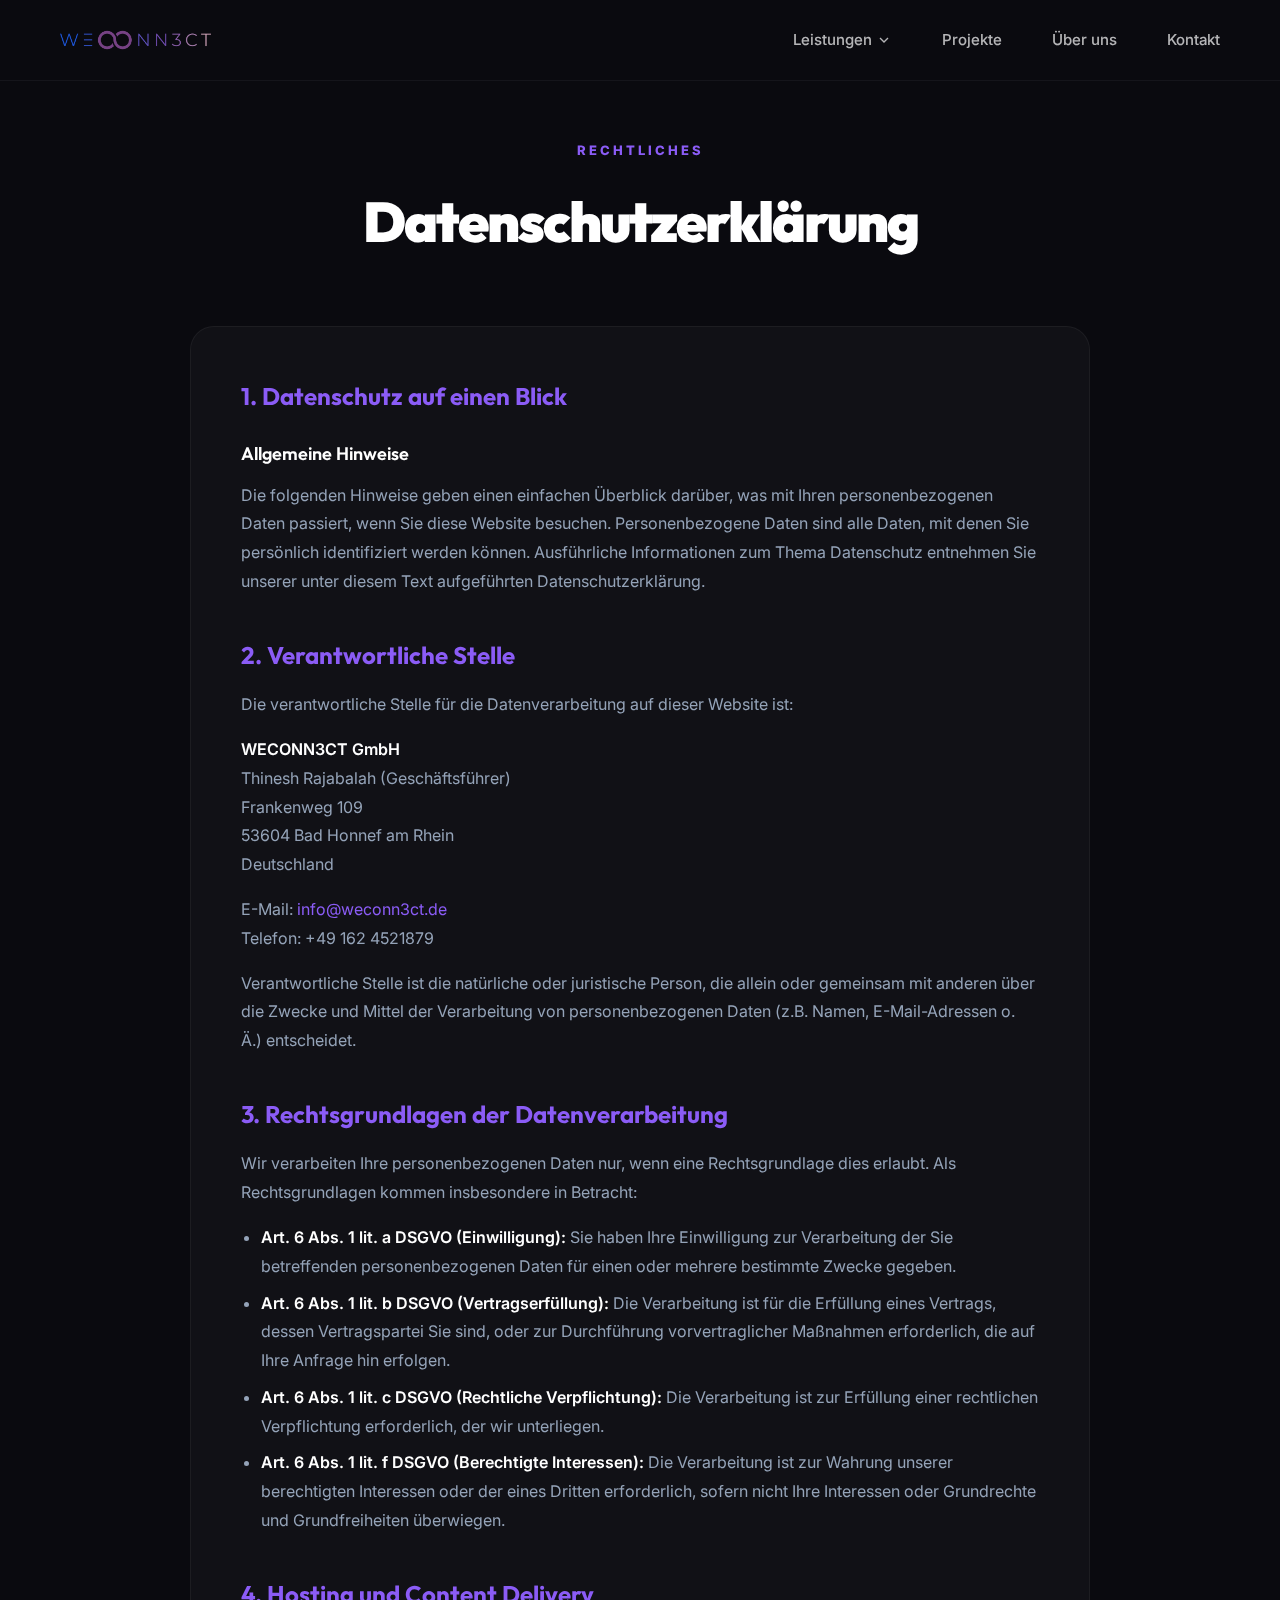
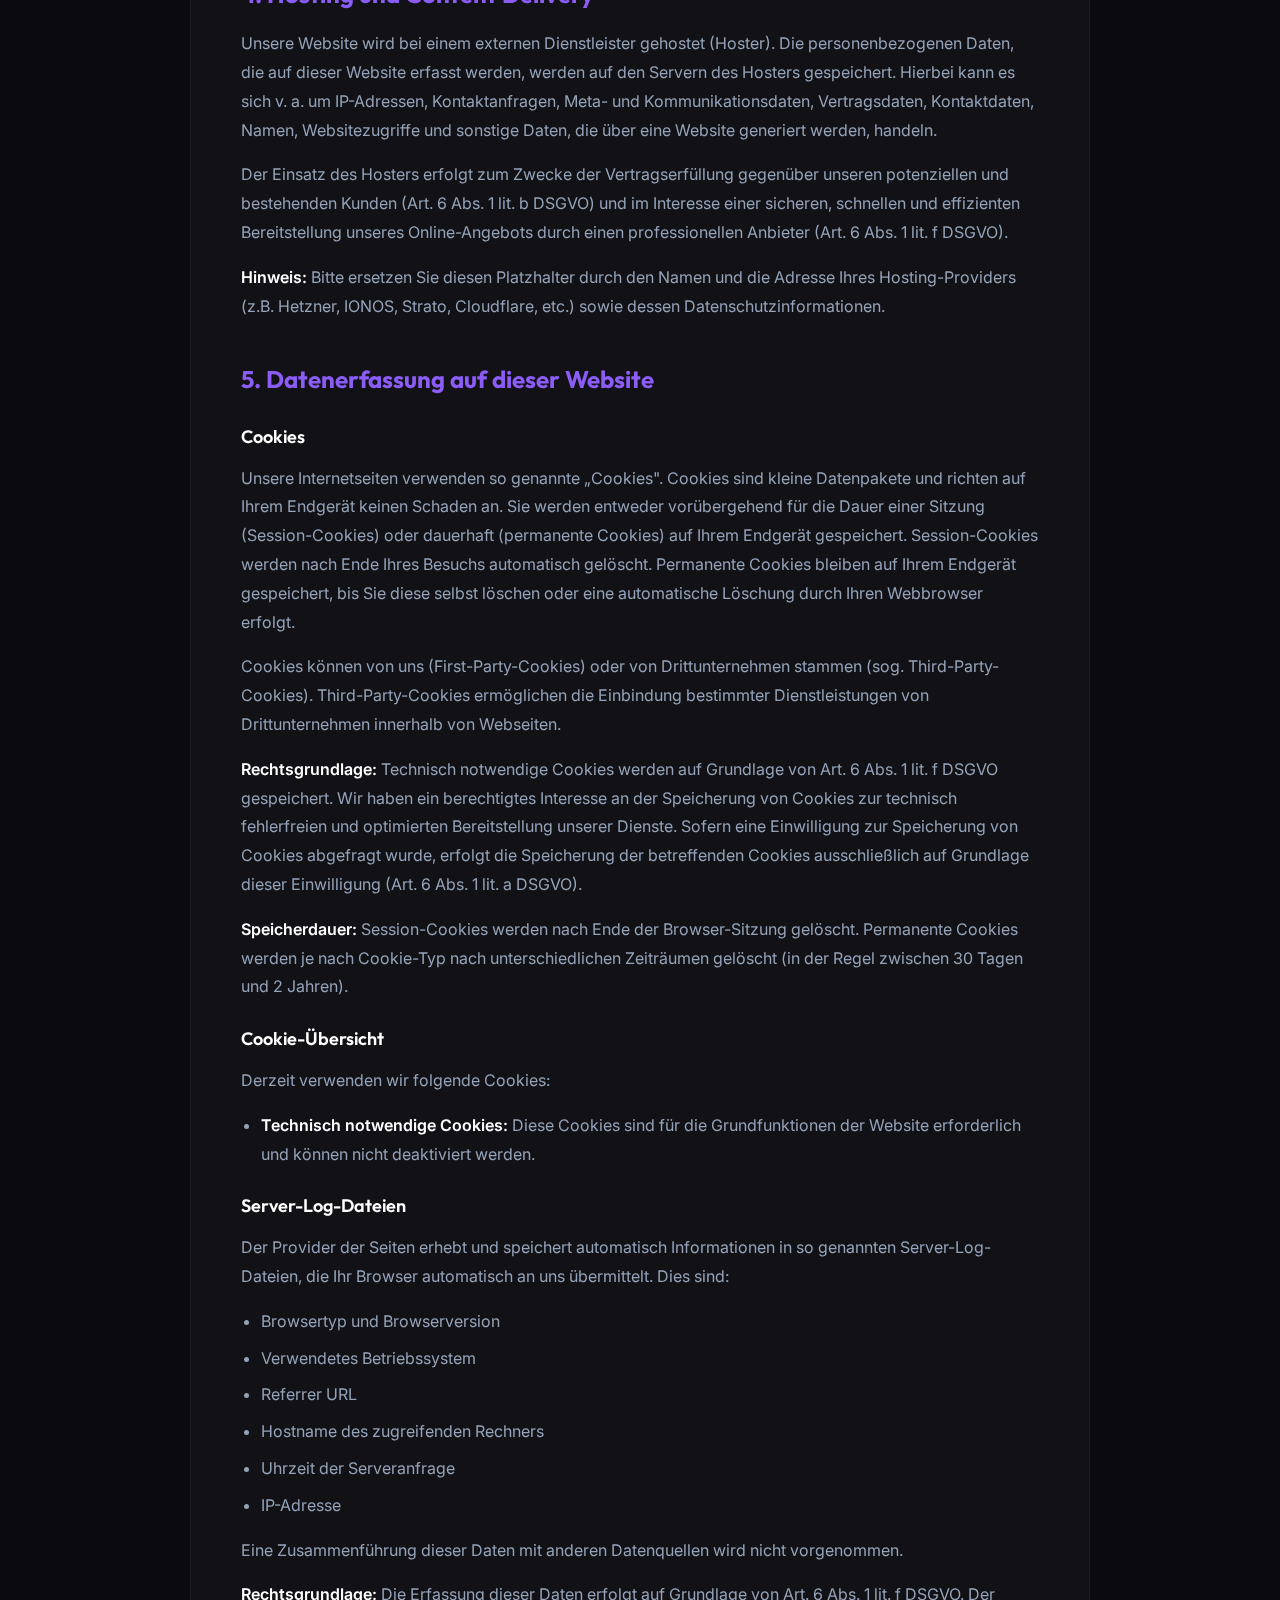
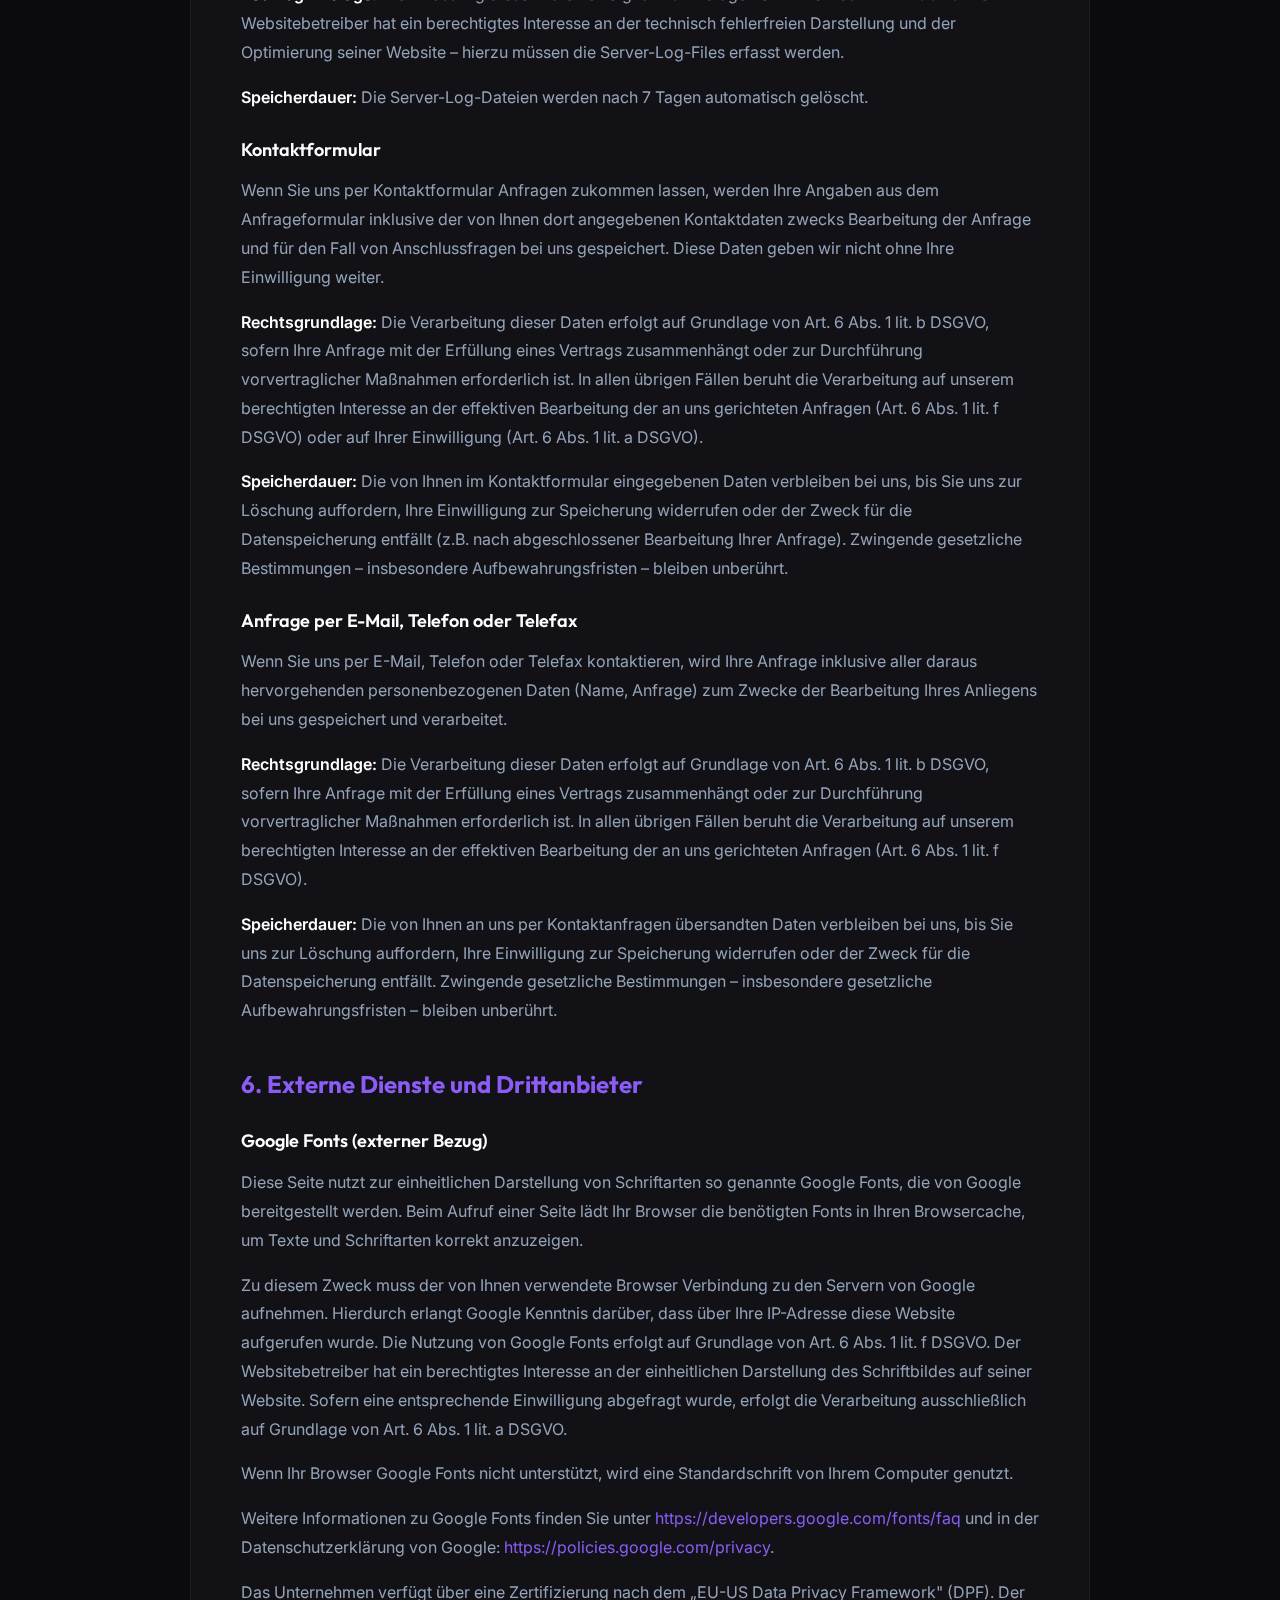
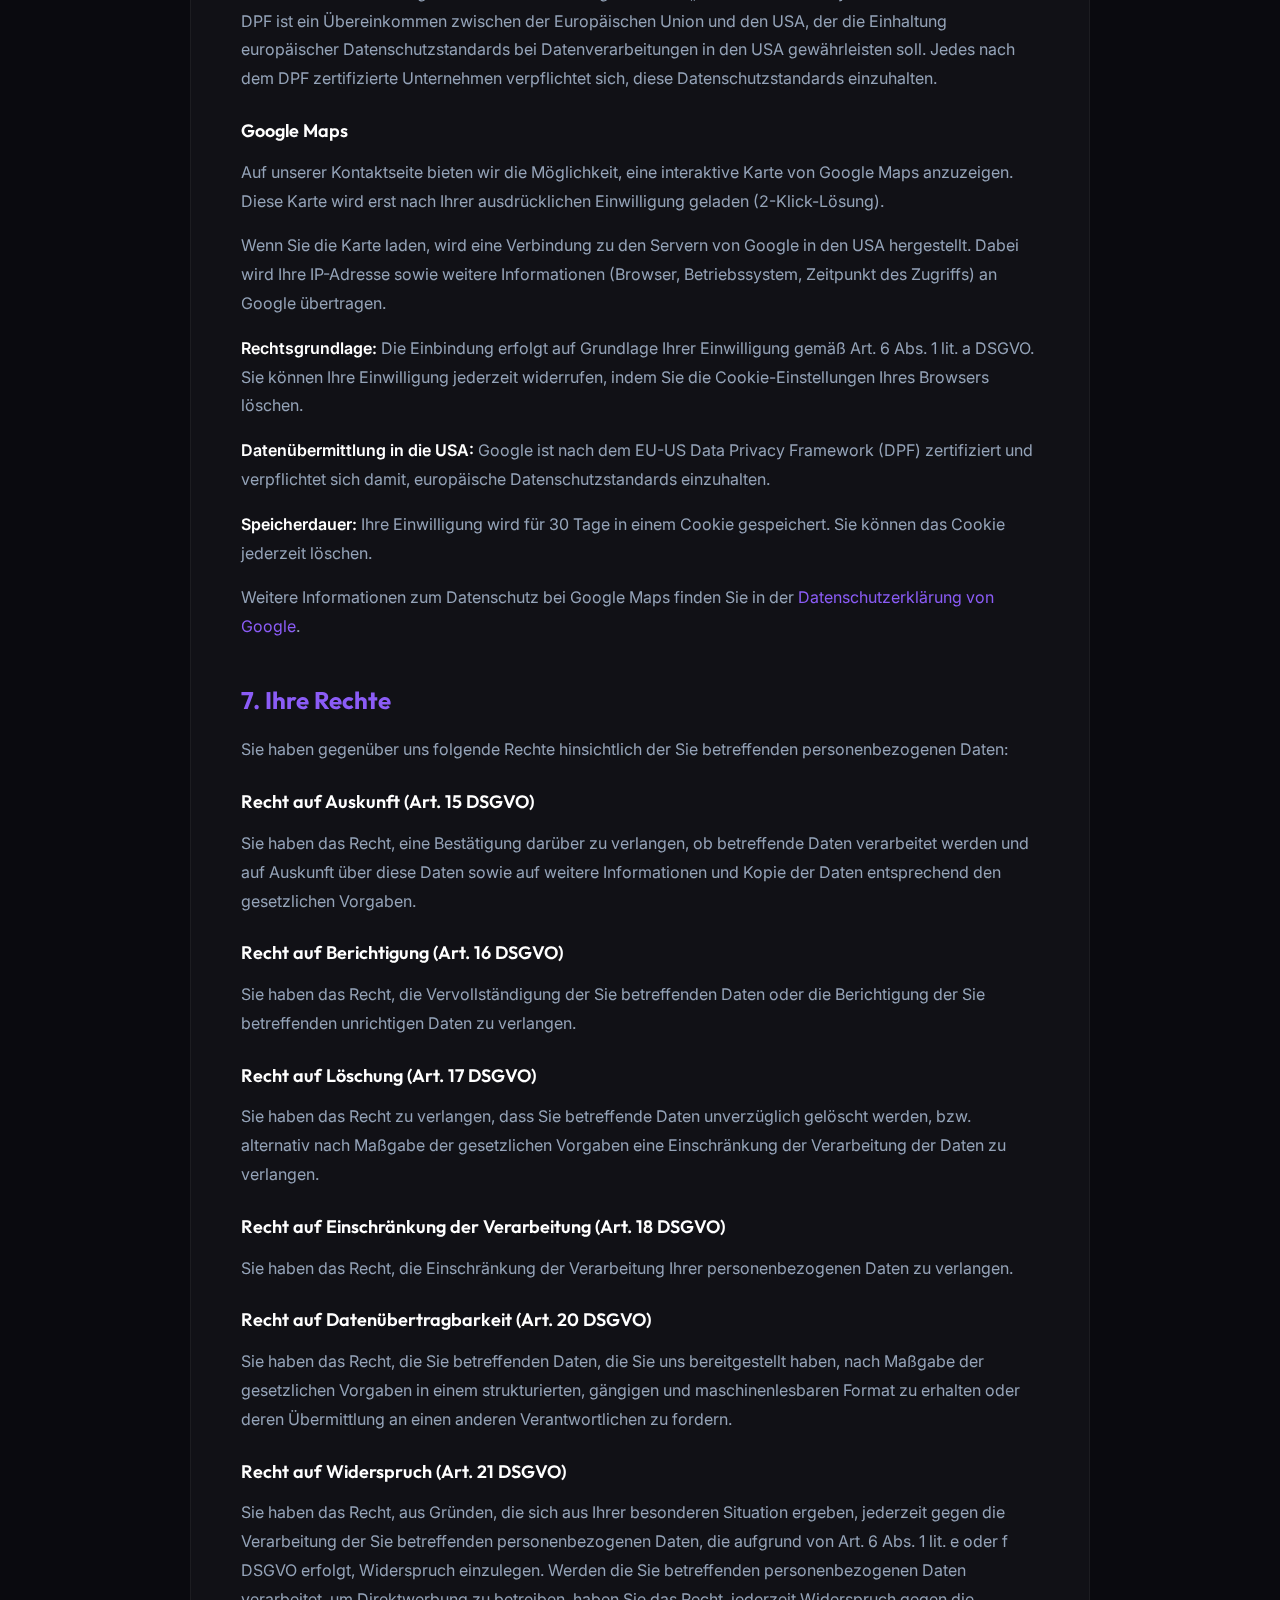
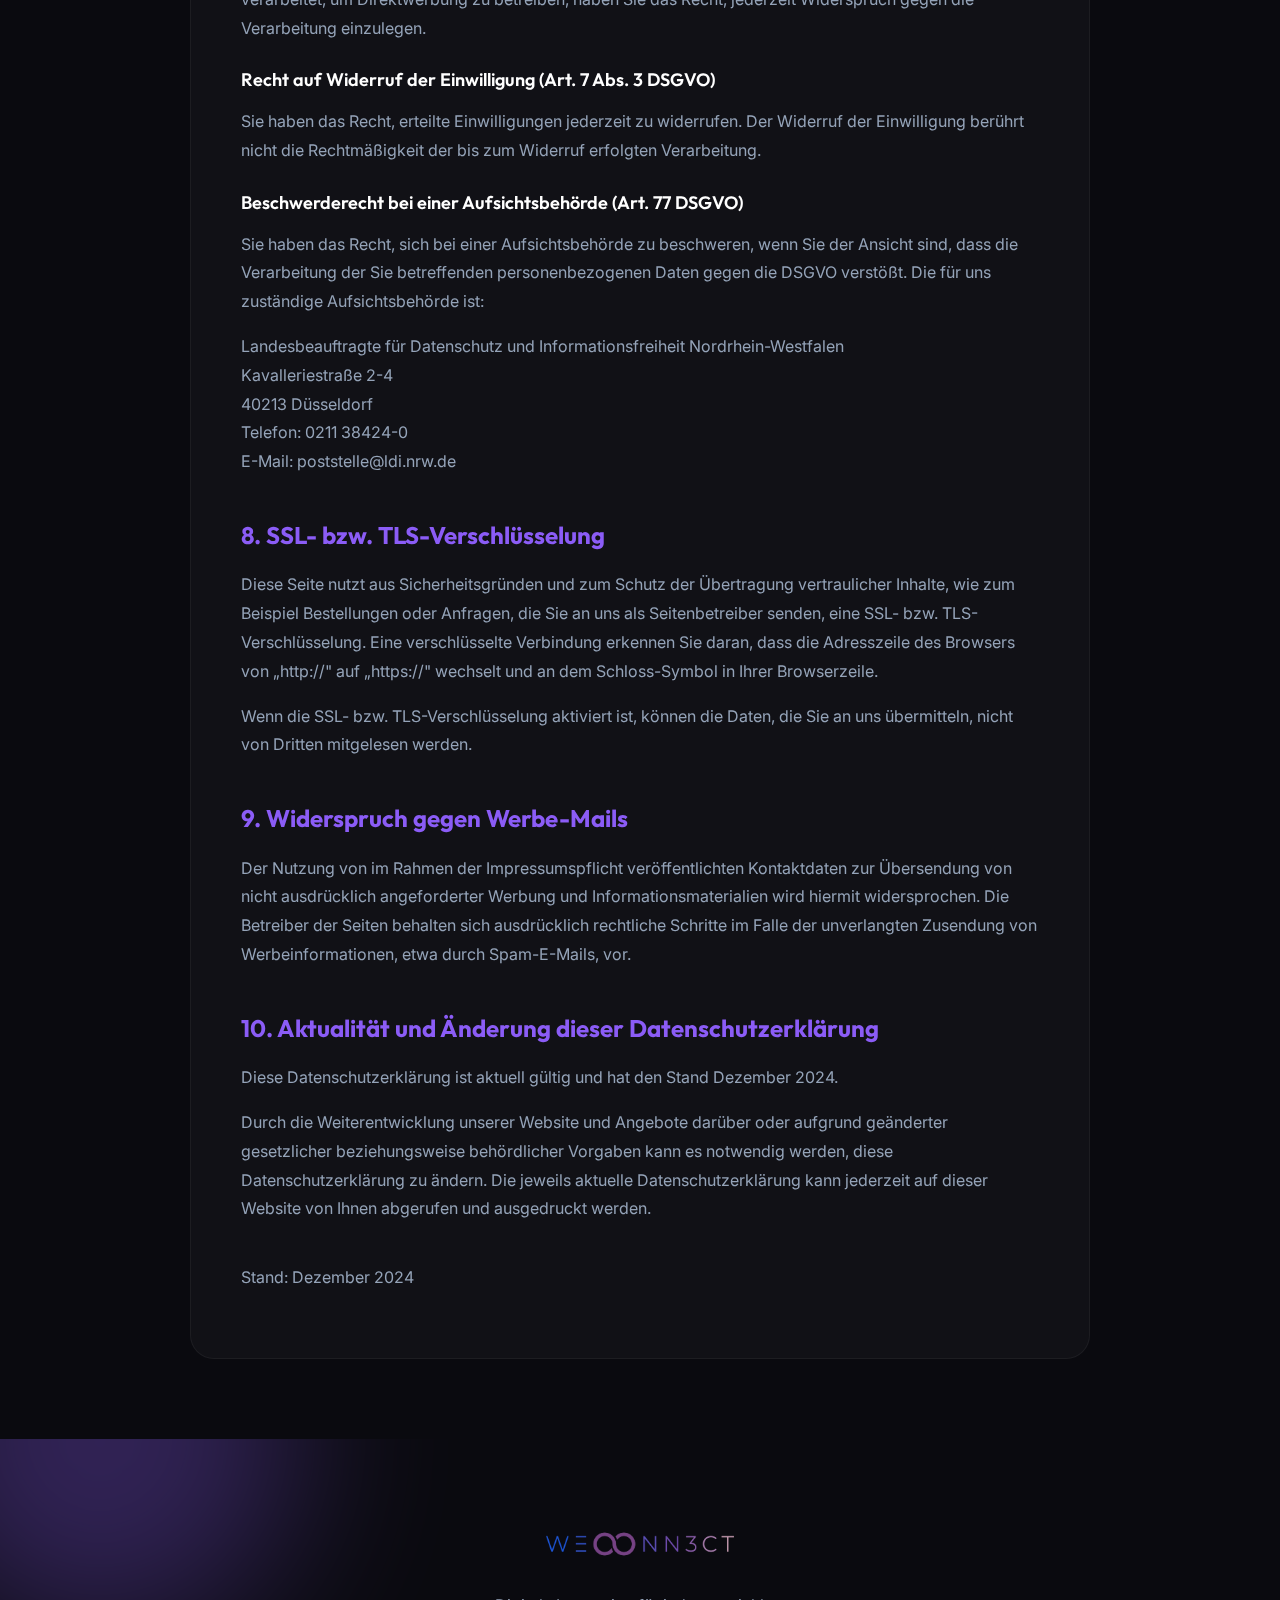
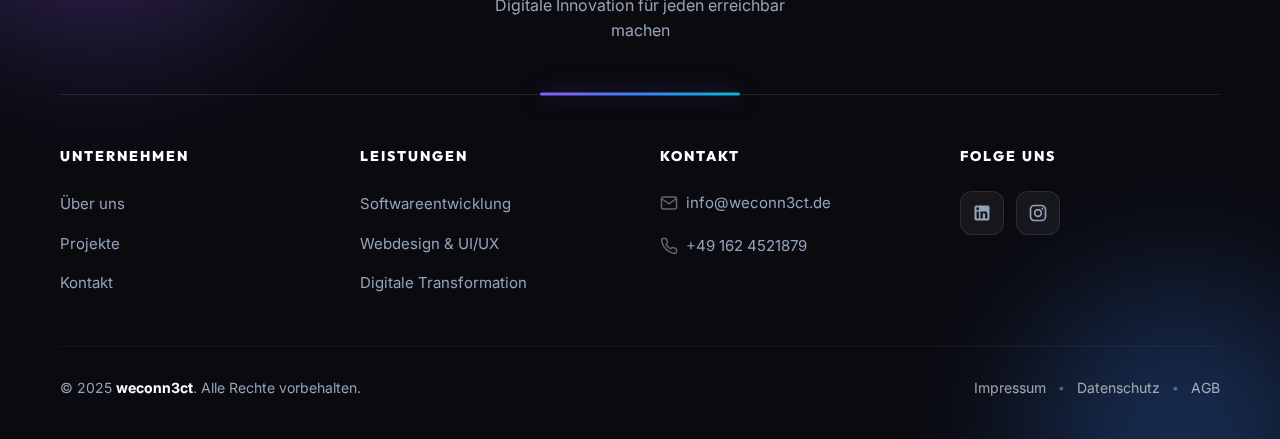
<file: datenschutz.html>
<!DOCTYPE html>
<html lang="de">
<head>
    <meta charset="UTF-8">
    <meta name="viewport" content="width=device-width, initial-scale=1.0">
    <meta name="description" content="Datenschutzerklärung - WECONN3CT GmbH - Informationen zum Datenschutz">
    <title>Datenschutz - WECONN3CT</title>
    <link rel="preconnect" href="https://fonts.googleapis.com">
    <link rel="preconnect" href="https://fonts.gstatic.com" crossorigin>
    <link href="https://fonts.googleapis.com/css2?family=Outfit:wght@300;400;500;600;700;800;900&family=Inter:wght@400;500;600;700&display=swap" rel="stylesheet">

    <style>
        * { margin: 0; padding: 0; box-sizing: border-box; }

        :root {
            --primary: #0a0a0f;
            --primary-light: #1a1a2e;
            --secondary: #f8f9ff;
            --accent-purple: #8b5cf6;
            --accent-blue: #3b82f6;
            --accent-cyan: #06b6d4;
            --accent-pink: #ec4899;
            --text-light: #64748b;
            --text-lighter: #94a3b8;
            --gradient-primary: linear-gradient(135deg, #8b5cf6 0%, #3b82f6 50%, #06b6d4 100%);
            --gradient-glow: linear-gradient(135deg, #8b5cf6 0%, #ec4899 50%, #3b82f6 100%);
            --glass-bg: rgba(255, 255, 255, 0.03);
            --glass-border: rgba(255, 255, 255, 0.1);
        }

        html { scroll-behavior: smooth; }

        body {
            font-family: 'Inter', -apple-system, BlinkMacSystemFont, sans-serif;
            background: var(--primary);
            color: #ffffff;
            overflow-x: hidden;
            line-height: 1.6;
            -webkit-font-smoothing: antialiased;
        }

        /* ==================== NAVIGATION ==================== */
        nav {
            position: fixed;
            top: 0;
            left: 0;
            right: 0;
            z-index: 1000;
            padding: 20px 0;
            transition: all 0.5s cubic-bezier(0.4, 0, 0.2, 1);
            background: rgba(10, 10, 15, 0.9);
            backdrop-filter: blur(20px) saturate(180%);
            -webkit-backdrop-filter: blur(20px) saturate(180%);
            border-bottom: 1px solid rgba(255, 255, 255, 0.05);
        }

        .nav-container {
            max-width: 1400px;
            margin: 0 auto;
            padding: 0 60px;
            display: flex;
            justify-content: space-between;
            align-items: center;
        }

        .logo {
            font-family: 'Outfit', sans-serif;
            font-size: 28px;
            font-weight: 900;
            color: #fff;
            text-decoration: none;
            letter-spacing: -1px;
            transition: transform 0.3s ease;
        }

        .logo:hover { transform: scale(1.05); }

        .logo-img {
            height: 40px;
            width: auto;
            transition: transform 0.3s ease, filter 0.3s ease;
            display: block;
        }

        .logo:hover .logo-img {
            transform: scale(1.05);
            filter: brightness(1.2);
        }

        .nav-links {
            display: flex;
            gap: 50px;
            list-style: none;
            align-items: center;
        }

        .nav-links a {
            color: rgba(255, 255, 255, 0.7);
            text-decoration: none;
            font-size: 15px;
            font-weight: 500;
            transition: all 0.3s ease;
            position: relative;
            padding: 5px 0;
        }

        .nav-links a::before {
            content: '';
            position: absolute;
            bottom: 0;
            left: 0;
            width: 100%;
            height: 2px;
            background: var(--gradient-primary);
            transform: scaleX(0);
            transform-origin: right;
            transition: transform 0.4s cubic-bezier(0.4, 0, 0.2, 1);
        }

        .nav-links a:hover { color: #fff; }
        .nav-links a:hover::before { transform: scaleX(1); transform-origin: left; }

        .dropdown { position: relative; }
        .dropdown > a { display: flex; align-items: center; }
        .dropdown:hover > a svg { transform: rotate(180deg); }

        .dropdown-menu {
            position: absolute;
            top: calc(100% + 20px);
            left: -20px;
            background: rgba(10, 10, 15, 0.98);
            backdrop-filter: blur(20px);
            border: 1px solid rgba(255, 255, 255, 0.1);
            border-radius: 16px;
            padding: 16px;
            min-width: 320px;
            opacity: 0;
            visibility: hidden;
            transform: translateY(-10px);
            transition: all 0.3s cubic-bezier(0.4, 0, 0.2, 1);
            box-shadow: 0 20px 60px rgba(0, 0, 0, 0.3);
            z-index: 1001;
        }

        .dropdown:hover .dropdown-menu {
            opacity: 1;
            visibility: visible;
            transform: translateY(0);
        }

        .dropdown-item {
            display: block;
            padding: 16px 20px;
            color: white !important;
            text-decoration: none;
            border-radius: 12px;
            transition: all 0.3s ease;
            margin-bottom: 8px;
        }

        .dropdown-item:last-child { margin-bottom: 0; }
        .dropdown-item:hover { background: rgba(139, 92, 246, 0.1); transform: translateX(5px); }
        .dropdown-item::before { display: none !important; }
        .dropdown-item strong { display: block; font-size: 15px; font-weight: 600; margin-bottom: 4px; color: white; }
        .dropdown-item p { font-size: 13px; color: var(--text-lighter); margin: 0; line-height: 1.4; }

        .mobile-cta {
            display: none;
            background: var(--gradient-primary);
            color: white;
            padding: 10px 20px;
            border-radius: 50px;
            font-size: 14px;
            font-weight: 600;
            text-decoration: none;
        }

        .menu-toggle {
            display: none;
            flex-direction: column;
            gap: 6px;
            cursor: pointer;
            z-index: 1002;
        }

        .menu-toggle span {
            width: 28px;
            height: 2px;
            background: white;
            transition: all 0.3s ease;
        }

        /* ==================== LEGAL PAGE STYLES ==================== */
        .legal-page {
            min-height: 100vh;
            padding: 140px 60px 80px;
        }

        .legal-container {
            max-width: 900px;
            margin: 0 auto;
        }

        .legal-header {
            text-align: center;
            margin-bottom: 60px;
        }

        .legal-eyebrow {
            font-size: 13px;
            font-weight: 800;
            letter-spacing: 3px;
            color: var(--accent-purple);
            text-transform: uppercase;
            margin-bottom: 16px;
        }

        .legal-title {
            font-family: 'Outfit', sans-serif;
            font-size: clamp(36px, 5vw, 56px);
            font-weight: 900;
            letter-spacing: -2px;
            margin-bottom: 16px;
        }

        .legal-content {
            background: rgba(255, 255, 255, 0.03);
            border: 1px solid rgba(255, 255, 255, 0.05);
            border-radius: 24px;
            padding: 50px;
        }

        .legal-content h2 {
            font-family: 'Outfit', sans-serif;
            font-size: 24px;
            font-weight: 700;
            margin-top: 40px;
            margin-bottom: 16px;
            color: var(--accent-purple);
        }

        .legal-content h2:first-child { margin-top: 0; }

        .legal-content h3 {
            font-family: 'Outfit', sans-serif;
            font-size: 18px;
            font-weight: 600;
            margin-top: 24px;
            margin-bottom: 12px;
            color: #fff;
        }

        .legal-content p {
            margin-bottom: 16px;
            color: var(--text-lighter);
            font-size: 16px;
            line-height: 1.8;
        }

        .legal-content ul {
            margin-bottom: 16px;
            padding-left: 20px;
            color: var(--text-lighter);
        }

        .legal-content li {
            margin-bottom: 8px;
            line-height: 1.8;
        }

        .legal-content strong { color: #fff; font-weight: 600; }

        .legal-content a {
            color: var(--accent-purple);
            text-decoration: none;
            transition: color 0.3s ease;
        }

        .legal-content a:hover { color: var(--accent-blue); }

        .legal-date {
            margin-top: 40px;
            font-size: 14px;
            color: rgba(255, 255, 255, 0.5);
        }

        /* ==================== PREMIUM FOOTER ==================== */
        .footer-modern {
            position: relative;
            background: var(--primary);
            padding: 80px 60px 40px;
            overflow: hidden;
        }

        .footer-orbs {
            position: absolute;
            top: 0;
            left: 0;
            right: 0;
            bottom: 0;
            pointer-events: none;
            overflow: hidden;
        }

        .footer-orb {
            position: absolute;
            border-radius: 50%;
            filter: blur(80px);
            opacity: 0.3;
        }

        .footer-orb-1 {
            width: 400px;
            height: 400px;
            background: var(--accent-purple);
            top: -200px;
            left: -100px;
            animation: float 8s ease-in-out infinite;
        }

        .footer-orb-2 {
            width: 300px;
            height: 300px;
            background: var(--accent-blue);
            bottom: -150px;
            right: -50px;
            animation: float 10s ease-in-out infinite reverse;
        }

        @keyframes float {
            0%, 100% { transform: translateY(0) rotate(0deg); }
            50% { transform: translateY(-20px) rotate(5deg); }
        }

        .footer-container {
            max-width: 1400px;
            margin: 0 auto;
            position: relative;
            z-index: 1;
        }

        .footer-top {
            text-align: center;
            margin-bottom: 50px;
        }

        .footer-brand-modern { display: inline-block; }

        .footer-logo-modern {
            height: 50px;
            width: auto;
            margin-bottom: 16px;
            transition: transform 0.3s ease;
        }

        .footer-logo-modern:hover { transform: scale(1.05); }

        .footer-tagline {
            color: var(--text-lighter);
            font-size: 16px;
            max-width: 300px;
            margin: 0 auto;
        }

        .footer-divider {
            position: relative;
            height: 1px;
            background: rgba(255, 255, 255, 0.1);
            margin-bottom: 50px;
        }

        .divider-glow {
            position: absolute;
            top: 50%;
            left: 50%;
            transform: translate(-50%, -50%);
            width: 200px;
            height: 3px;
            background: var(--gradient-primary);
            border-radius: 2px;
            box-shadow: 0 0 20px rgba(139, 92, 246, 0.5);
            animation: glow-pulse 3s ease-in-out infinite;
        }

        @keyframes glow-pulse {
            0%, 100% { opacity: 0.5; width: 200px; }
            50% { opacity: 1; width: 300px; }
        }

        .footer-main { margin-bottom: 50px; }

        .footer-grid-modern {
            display: grid;
            grid-template-columns: repeat(4, 1fr);
            gap: 40px;
        }

        .footer-col-title {
            font-family: 'Outfit', sans-serif;
            font-size: 14px;
            font-weight: 800;
            letter-spacing: 2px;
            text-transform: uppercase;
            color: #fff;
            margin-bottom: 24px;
        }

        .footer-links-modern {
            list-style: none;
            display: flex;
            flex-direction: column;
            gap: 14px;
        }

        .footer-links-modern a {
            color: var(--text-lighter);
            text-decoration: none;
            font-size: 15px;
            transition: all 0.3s ease;
            display: inline-flex;
            align-items: center;
            gap: 8px;
        }

        .footer-links-modern a:hover {
            color: #fff;
            transform: translateX(5px);
        }

        .footer-contact-link {
            display: flex;
            align-items: center;
            gap: 10px;
        }

        .footer-contact-link svg { opacity: 0.6; transition: opacity 0.3s ease; }
        .footer-contact-link:hover svg { opacity: 1; }

        .footer-social {
            display: flex;
            gap: 12px;
        }

        .social-icon-modern {
            width: 44px;
            height: 44px;
            border-radius: 12px;
            background: rgba(255, 255, 255, 0.05);
            border: 1px solid rgba(255, 255, 255, 0.1);
            display: flex;
            align-items: center;
            justify-content: center;
            color: var(--text-lighter);
            transition: all 0.3s ease;
        }

        .social-icon-modern:hover {
            background: var(--gradient-primary);
            border-color: transparent;
            color: white;
            transform: translateY(-3px);
        }

        .footer-bottom-modern {
            border-top: 1px solid rgba(255, 255, 255, 0.05);
            padding-top: 30px;
        }

        .footer-bottom-content {
            display: flex;
            justify-content: space-between;
            align-items: center;
            flex-wrap: wrap;
            gap: 20px;
        }

        .footer-copyright {
            color: var(--text-lighter);
            font-size: 14px;
        }

        .footer-copyright strong { color: #fff; }

        .footer-bottom-links {
            display: flex;
            align-items: center;
            gap: 12px;
        }

        .footer-bottom-links a {
            color: rgba(255, 255, 255, 0.6);
            text-decoration: none;
            font-size: 14px;
            transition: color 0.3s ease;
        }

        .footer-bottom-links a:hover { color: var(--accent-purple); }

        .footer-dot {
            color: rgba(255, 255, 255, 0.3);
            font-size: 12px;
        }

        .footer-made {
            color: var(--text-lighter);
            font-size: 14px;
        }

        .footer-heart {
            display: inline-block;
            animation: heartbeat 1.5s ease-in-out infinite;
        }

        @keyframes heartbeat {
            0%, 100% { transform: scale(1); }
            50% { transform: scale(1.2); }
        }

        /* ==================== RESPONSIVE ==================== */
        @media (max-width: 1200px) {
            .footer-grid-modern { grid-template-columns: repeat(2, 1fr); gap: 40px 60px; }
        }

        @media (max-width: 768px) {
            .nav-container { padding: 0 20px; }
            .nav-links {
                position: fixed;
                top: 0;
                left: 0;
                right: 0;
                bottom: 0;
                background: linear-gradient(135deg, #0a0a0f 0%, #12121a 50%, #0a0a0f 100%);
                flex-direction: column;
                justify-content: center;
                align-items: center;
                gap: 40px;
                opacity: 0;
                visibility: hidden;
                transform: translateX(100%);
                transition: all .4s cubic-bezier(.4,0,.2,1);
                z-index: 999;
                overflow: hidden;
            }
            .nav-links::before {
                content: '';
                position: absolute;
                top: -50%;
                left: -50%;
                width: 200%;
                height: 200%;
                background: radial-gradient(circle at 30% 20%, rgba(99,102,241,.08) 0%, transparent 50%),
                            radial-gradient(circle at 70% 80%, rgba(168,85,247,.08) 0%, transparent 50%);
                pointer-events: none;
            }
            .nav-links.active { opacity: 1; visibility: visible; transform: translateX(0); display: flex !important; touch-action: none; overscroll-behavior: contain; }
            body.menu-open { overflow: hidden !important; position: fixed !important; width: 100% !important; height: 100% !important; }
            .nav-links li { opacity: 0; transform: translateY(20px); transition: all .3s ease; }
            .nav-links.active li { opacity: 1; transform: translateY(0); }
            .nav-links.active li:nth-child(1) { transition-delay: .1s; }
            .nav-links.active li:nth-child(2) { transition-delay: .15s; }
            .nav-links.active li:nth-child(3) { transition-delay: .2s; }
            .nav-links.active li:nth-child(4) { transition-delay: .25s; }
            .nav-links.active li:nth-child(5) { transition-delay: .3s; }
            .nav-links.active li:nth-child(6) { transition-delay: .35s; }
            .nav-links a { font-size: 28px; font-weight: 700; letter-spacing: 1px; padding: 12px 30px; border-radius: 12px; transition: all .3s ease; position: relative; }
            .nav-links a:hover, .nav-links a:active { background: linear-gradient(135deg, rgba(99,102,241,.2), rgba(168,85,247,.2)); transform: scale(1.05); }
            .nav-links a::before { display: none; }
            .menu-toggle { display: flex; z-index: 1001; }
            .mobile-cta { display: none; }
            body { padding-bottom: 0; }
            .dropdown-menu {
                position: static;
                opacity: 1;
                visibility: visible;
                transform: none;
                background: transparent;
                border: none;
                box-shadow: none;
                min-width: auto;
                padding: 10px 0;
            }

            .legal-page { padding: 120px 20px 60px; }
            .legal-content { padding: 30px 20px; }
            .legal-content h2 { font-size: 20px; }

            .footer-modern { padding: 60px 20px 30px; }
            .footer-grid-modern { grid-template-columns: 1fr; gap: 40px; text-align: center; }
            .footer-links-modern { align-items: center; }
            .footer-social { justify-content: center; }
            .footer-bottom-content { flex-direction: column; text-align: center; }
            .footer-bottom-links { flex-wrap: wrap; justify-content: center; }
        }

        @media (max-width: 480px) {
            .legal-page { padding: 120px 16px 50px; }
            .legal-header { margin-bottom: 40px; }
            .legal-title { font-size: 28px; letter-spacing: -1px; }
            .legal-eyebrow { font-size: 11px; letter-spacing: 2px; }
            .legal-content { padding: 24px 16px; border-radius: 16px; }
            .legal-content h2 { font-size: 18px; margin-top: 32px; }
            .legal-content h3 { font-size: 16px; }
            .legal-content p, .legal-content li { font-size: 14px; line-height: 1.7; }
            .legal-content ul { padding-left: 16px; }
            .footer-modern { padding: 50px 16px 24px; }
            .footer-tagline { font-size: 14px; }
            .footer-col-title { font-size: 12px; }
            .footer-links-modern a { font-size: 14px; }
            .footer-copyright, .footer-bottom-links a { font-size: 13px; }
        }
    </style>
</head>
<body>
    <!-- Navigation -->
    <nav id="navbar">
        <div class="nav-container">
            <a href="index.html" class="logo">
                <img src="images/logo.png" alt="weconn3ct" class="logo-img">
            </a>
            <a href="kontakt.html" class="mobile-cta">Projekt starten</a>
            <ul class="nav-links" id="navLinks">
                <li class="dropdown">
                    <a href="leistungen.html">
                        Leistungen
                        <svg width="16" height="16" viewBox="0 0 24 24" fill="none" stroke="currentColor" stroke-width="2" style="margin-left: 4px; transition: transform 0.3s ease;">
                            <polyline points="6 9 12 15 18 9"></polyline>
                        </svg>
                    </a>
                    <div class="dropdown-menu">
                        <a href="softwareentwicklung.html" class="dropdown-item">
                            <div>
                                <strong>Softwareentwicklung</strong>
                                <p>Maßgeschneiderte Software-Lösungen</p>
                            </div>
                        </a>
                        <a href="webdesign.html" class="dropdown-item">
                            <div>
                                <strong>Webdesign</strong>
                                <p>Modernes UI/UX Design</p>
                            </div>
                        </a>
                        <a href="digitale-transformation.html" class="dropdown-item">
                            <div>
                                <strong>Digitale Transformation</strong>
                                <p>Prozessoptimierung & Innovation</p>
                            </div>
                        </a>
                    </div>
                </li>
                <li><a href="portfolio.html">Projekte</a></li>
                <li><a href="ueber-uns.html">Über uns</a></li>
                <li><a href="kontakt.html">Kontakt</a></li>
            </ul>
            <div class="menu-toggle" id="menuToggle">
                <span></span>
                <span></span>
                <span></span>
            </div>
        </div>
    </nav>

    <!-- Legal Page Content -->
    <div class="legal-page">
        <div class="legal-container">
            <div class="legal-header">
                <div class="legal-eyebrow">Rechtliches</div>
                <h1 class="legal-title">Datenschutzerklärung</h1>
            </div>

            <div class="legal-content">
                <h2>1. Datenschutz auf einen Blick</h2>

                <h3>Allgemeine Hinweise</h3>
                <p>
                    Die folgenden Hinweise geben einen einfachen Überblick darüber, was mit Ihren personenbezogenen Daten passiert, wenn Sie diese Website besuchen. Personenbezogene Daten sind alle Daten, mit denen Sie persönlich identifiziert werden können. Ausführliche Informationen zum Thema Datenschutz entnehmen Sie unserer unter diesem Text aufgeführten Datenschutzerklärung.
                </p>

                <h2>2. Verantwortliche Stelle</h2>
                <p>
                    Die verantwortliche Stelle für die Datenverarbeitung auf dieser Website ist:
                </p>
                <p>
                    <strong>WECONN3CT GmbH</strong><br>
                    Thinesh Rajabalah (Geschäftsführer)<br>
                    Frankenweg 109<br>
                    53604 Bad Honnef am Rhein<br>
                    Deutschland
                </p>
                <p>
                    E-Mail: <a href="mailto:info@weconn3ct.de">info@weconn3ct.de</a><br>
                    Telefon: +49 162 4521879
                </p>
                <p>
                    Verantwortliche Stelle ist die natürliche oder juristische Person, die allein oder gemeinsam mit anderen über die Zwecke und Mittel der Verarbeitung von personenbezogenen Daten (z.B. Namen, E-Mail-Adressen o. Ä.) entscheidet.
                </p>

                <h2>3. Rechtsgrundlagen der Datenverarbeitung</h2>
                <p>
                    Wir verarbeiten Ihre personenbezogenen Daten nur, wenn eine Rechtsgrundlage dies erlaubt. Als Rechtsgrundlagen kommen insbesondere in Betracht:
                </p>
                <ul>
                    <li><strong>Art. 6 Abs. 1 lit. a DSGVO (Einwilligung):</strong> Sie haben Ihre Einwilligung zur Verarbeitung der Sie betreffenden personenbezogenen Daten für einen oder mehrere bestimmte Zwecke gegeben.</li>
                    <li><strong>Art. 6 Abs. 1 lit. b DSGVO (Vertragserfüllung):</strong> Die Verarbeitung ist für die Erfüllung eines Vertrags, dessen Vertragspartei Sie sind, oder zur Durchführung vorvertraglicher Maßnahmen erforderlich, die auf Ihre Anfrage hin erfolgen.</li>
                    <li><strong>Art. 6 Abs. 1 lit. c DSGVO (Rechtliche Verpflichtung):</strong> Die Verarbeitung ist zur Erfüllung einer rechtlichen Verpflichtung erforderlich, der wir unterliegen.</li>
                    <li><strong>Art. 6 Abs. 1 lit. f DSGVO (Berechtigte Interessen):</strong> Die Verarbeitung ist zur Wahrung unserer berechtigten Interessen oder der eines Dritten erforderlich, sofern nicht Ihre Interessen oder Grundrechte und Grundfreiheiten überwiegen.</li>
                </ul>

                <h2>4. Hosting und Content Delivery</h2>
                <p>
                    Unsere Website wird bei einem externen Dienstleister gehostet (Hoster). Die personenbezogenen Daten, die auf dieser Website erfasst werden, werden auf den Servern des Hosters gespeichert. Hierbei kann es sich v. a. um IP-Adressen, Kontaktanfragen, Meta- und Kommunikationsdaten, Vertragsdaten, Kontaktdaten, Namen, Websitezugriffe und sonstige Daten, die über eine Website generiert werden, handeln.
                </p>
                <p>
                    Der Einsatz des Hosters erfolgt zum Zwecke der Vertragserfüllung gegenüber unseren potenziellen und bestehenden Kunden (Art. 6 Abs. 1 lit. b DSGVO) und im Interesse einer sicheren, schnellen und effizienten Bereitstellung unseres Online-Angebots durch einen professionellen Anbieter (Art. 6 Abs. 1 lit. f DSGVO).
                </p>
                <p>
                    <strong>Hinweis:</strong> Bitte ersetzen Sie diesen Platzhalter durch den Namen und die Adresse Ihres Hosting-Providers (z.B. Hetzner, IONOS, Strato, Cloudflare, etc.) sowie dessen Datenschutzinformationen.
                </p>

                <h2>5. Datenerfassung auf dieser Website</h2>

                <h3>Cookies</h3>
                <p>
                    Unsere Internetseiten verwenden so genannte „Cookies". Cookies sind kleine Datenpakete und richten auf Ihrem Endgerät keinen Schaden an. Sie werden entweder vorübergehend für die Dauer einer Sitzung (Session-Cookies) oder dauerhaft (permanente Cookies) auf Ihrem Endgerät gespeichert. Session-Cookies werden nach Ende Ihres Besuchs automatisch gelöscht. Permanente Cookies bleiben auf Ihrem Endgerät gespeichert, bis Sie diese selbst löschen oder eine automatische Löschung durch Ihren Webbrowser erfolgt.
                </p>
                <p>
                    Cookies können von uns (First-Party-Cookies) oder von Drittunternehmen stammen (sog. Third-Party-Cookies). Third-Party-Cookies ermöglichen die Einbindung bestimmter Dienstleistungen von Drittunternehmen innerhalb von Webseiten.
                </p>
                <p>
                    <strong>Rechtsgrundlage:</strong> Technisch notwendige Cookies werden auf Grundlage von Art. 6 Abs. 1 lit. f DSGVO gespeichert. Wir haben ein berechtigtes Interesse an der Speicherung von Cookies zur technisch fehlerfreien und optimierten Bereitstellung unserer Dienste. Sofern eine Einwilligung zur Speicherung von Cookies abgefragt wurde, erfolgt die Speicherung der betreffenden Cookies ausschließlich auf Grundlage dieser Einwilligung (Art. 6 Abs. 1 lit. a DSGVO).
                </p>
                <p>
                    <strong>Speicherdauer:</strong> Session-Cookies werden nach Ende der Browser-Sitzung gelöscht. Permanente Cookies werden je nach Cookie-Typ nach unterschiedlichen Zeiträumen gelöscht (in der Regel zwischen 30 Tagen und 2 Jahren).
                </p>

                <h3>Cookie-Übersicht</h3>
                <p>Derzeit verwenden wir folgende Cookies:</p>
                <ul>
                    <li><strong>Technisch notwendige Cookies:</strong> Diese Cookies sind für die Grundfunktionen der Website erforderlich und können nicht deaktiviert werden.</li>
                </ul>

                <h3>Server-Log-Dateien</h3>
                <p>
                    Der Provider der Seiten erhebt und speichert automatisch Informationen in so genannten Server-Log-Dateien, die Ihr Browser automatisch an uns übermittelt. Dies sind:
                </p>
                <ul>
                    <li>Browsertyp und Browserversion</li>
                    <li>Verwendetes Betriebssystem</li>
                    <li>Referrer URL</li>
                    <li>Hostname des zugreifenden Rechners</li>
                    <li>Uhrzeit der Serveranfrage</li>
                    <li>IP-Adresse</li>
                </ul>
                <p>
                    Eine Zusammenführung dieser Daten mit anderen Datenquellen wird nicht vorgenommen.
                </p>
                <p>
                    <strong>Rechtsgrundlage:</strong> Die Erfassung dieser Daten erfolgt auf Grundlage von Art. 6 Abs. 1 lit. f DSGVO. Der Websitebetreiber hat ein berechtigtes Interesse an der technisch fehlerfreien Darstellung und der Optimierung seiner Website – hierzu müssen die Server-Log-Files erfasst werden.
                </p>
                <p>
                    <strong>Speicherdauer:</strong> Die Server-Log-Dateien werden nach 7 Tagen automatisch gelöscht.
                </p>

                <h3>Kontaktformular</h3>
                <p>
                    Wenn Sie uns per Kontaktformular Anfragen zukommen lassen, werden Ihre Angaben aus dem Anfrageformular inklusive der von Ihnen dort angegebenen Kontaktdaten zwecks Bearbeitung der Anfrage und für den Fall von Anschlussfragen bei uns gespeichert. Diese Daten geben wir nicht ohne Ihre Einwilligung weiter.
                </p>
                <p>
                    <strong>Rechtsgrundlage:</strong> Die Verarbeitung dieser Daten erfolgt auf Grundlage von Art. 6 Abs. 1 lit. b DSGVO, sofern Ihre Anfrage mit der Erfüllung eines Vertrags zusammenhängt oder zur Durchführung vorvertraglicher Maßnahmen erforderlich ist. In allen übrigen Fällen beruht die Verarbeitung auf unserem berechtigten Interesse an der effektiven Bearbeitung der an uns gerichteten Anfragen (Art. 6 Abs. 1 lit. f DSGVO) oder auf Ihrer Einwilligung (Art. 6 Abs. 1 lit. a DSGVO).
                </p>
                <p>
                    <strong>Speicherdauer:</strong> Die von Ihnen im Kontaktformular eingegebenen Daten verbleiben bei uns, bis Sie uns zur Löschung auffordern, Ihre Einwilligung zur Speicherung widerrufen oder der Zweck für die Datenspeicherung entfällt (z.B. nach abgeschlossener Bearbeitung Ihrer Anfrage). Zwingende gesetzliche Bestimmungen – insbesondere Aufbewahrungsfristen – bleiben unberührt.
                </p>

                <h3>Anfrage per E-Mail, Telefon oder Telefax</h3>
                <p>
                    Wenn Sie uns per E-Mail, Telefon oder Telefax kontaktieren, wird Ihre Anfrage inklusive aller daraus hervorgehenden personenbezogenen Daten (Name, Anfrage) zum Zwecke der Bearbeitung Ihres Anliegens bei uns gespeichert und verarbeitet.
                </p>
                <p>
                    <strong>Rechtsgrundlage:</strong> Die Verarbeitung dieser Daten erfolgt auf Grundlage von Art. 6 Abs. 1 lit. b DSGVO, sofern Ihre Anfrage mit der Erfüllung eines Vertrags zusammenhängt oder zur Durchführung vorvertraglicher Maßnahmen erforderlich ist. In allen übrigen Fällen beruht die Verarbeitung auf unserem berechtigten Interesse an der effektiven Bearbeitung der an uns gerichteten Anfragen (Art. 6 Abs. 1 lit. f DSGVO).
                </p>
                <p>
                    <strong>Speicherdauer:</strong> Die von Ihnen an uns per Kontaktanfragen übersandten Daten verbleiben bei uns, bis Sie uns zur Löschung auffordern, Ihre Einwilligung zur Speicherung widerrufen oder der Zweck für die Datenspeicherung entfällt. Zwingende gesetzliche Bestimmungen – insbesondere gesetzliche Aufbewahrungsfristen – bleiben unberührt.
                </p>

                <h2>6. Externe Dienste und Drittanbieter</h2>

                <h3>Google Fonts (externer Bezug)</h3>
                <p>
                    Diese Seite nutzt zur einheitlichen Darstellung von Schriftarten so genannte Google Fonts, die von Google bereitgestellt werden. Beim Aufruf einer Seite lädt Ihr Browser die benötigten Fonts in Ihren Browsercache, um Texte und Schriftarten korrekt anzuzeigen.
                </p>
                <p>
                    Zu diesem Zweck muss der von Ihnen verwendete Browser Verbindung zu den Servern von Google aufnehmen. Hierdurch erlangt Google Kenntnis darüber, dass über Ihre IP-Adresse diese Website aufgerufen wurde. Die Nutzung von Google Fonts erfolgt auf Grundlage von Art. 6 Abs. 1 lit. f DSGVO. Der Websitebetreiber hat ein berechtigtes Interesse an der einheitlichen Darstellung des Schriftbildes auf seiner Website. Sofern eine entsprechende Einwilligung abgefragt wurde, erfolgt die Verarbeitung ausschließlich auf Grundlage von Art. 6 Abs. 1 lit. a DSGVO.
                </p>
                <p>
                    Wenn Ihr Browser Google Fonts nicht unterstützt, wird eine Standardschrift von Ihrem Computer genutzt.
                </p>
                <p>
                    Weitere Informationen zu Google Fonts finden Sie unter <a href="https://developers.google.com/fonts/faq" target="_blank" rel="noopener">https://developers.google.com/fonts/faq</a> und in der Datenschutzerklärung von Google: <a href="https://policies.google.com/privacy" target="_blank" rel="noopener">https://policies.google.com/privacy</a>.
                </p>
                <p>
                    Das Unternehmen verfügt über eine Zertifizierung nach dem „EU-US Data Privacy Framework" (DPF). Der DPF ist ein Übereinkommen zwischen der Europäischen Union und den USA, der die Einhaltung europäischer Datenschutzstandards bei Datenverarbeitungen in den USA gewährleisten soll. Jedes nach dem DPF zertifizierte Unternehmen verpflichtet sich, diese Datenschutzstandards einzuhalten.
                </p>

                <h3>Google Maps</h3>
                <p>
                    Auf unserer Kontaktseite bieten wir die Möglichkeit, eine interaktive Karte von Google Maps anzuzeigen.
                    Diese Karte wird erst nach Ihrer ausdrücklichen Einwilligung geladen (2-Klick-Lösung).
                </p>
                <p>
                    Wenn Sie die Karte laden, wird eine Verbindung zu den Servern von Google in den USA hergestellt.
                    Dabei wird Ihre IP-Adresse sowie weitere Informationen (Browser, Betriebssystem, Zeitpunkt des Zugriffs)
                    an Google übertragen.
                </p>
                <p>
                    <strong>Rechtsgrundlage:</strong> Die Einbindung erfolgt auf Grundlage Ihrer Einwilligung gemäß
                    Art. 6 Abs. 1 lit. a DSGVO. Sie können Ihre Einwilligung jederzeit widerrufen, indem Sie die
                    Cookie-Einstellungen Ihres Browsers löschen.
                </p>
                <p>
                    <strong>Datenübermittlung in die USA:</strong> Google ist nach dem EU-US Data Privacy Framework (DPF)
                    zertifiziert und verpflichtet sich damit, europäische Datenschutzstandards einzuhalten.
                </p>
                <p>
                    <strong>Speicherdauer:</strong> Ihre Einwilligung wird für 30 Tage in einem Cookie gespeichert.
                    Sie können das Cookie jederzeit löschen.
                </p>
                <p>
                    Weitere Informationen zum Datenschutz bei Google Maps finden Sie in der
                    <a href="https://policies.google.com/privacy" target="_blank" rel="noopener">Datenschutzerklärung von Google</a>.
                </p>

                <h2>7. Ihre Rechte</h2>
                <p>
                    Sie haben gegenüber uns folgende Rechte hinsichtlich der Sie betreffenden personenbezogenen Daten:
                </p>

                <h3>Recht auf Auskunft (Art. 15 DSGVO)</h3>
                <p>
                    Sie haben das Recht, eine Bestätigung darüber zu verlangen, ob betreffende Daten verarbeitet werden und auf Auskunft über diese Daten sowie auf weitere Informationen und Kopie der Daten entsprechend den gesetzlichen Vorgaben.
                </p>

                <h3>Recht auf Berichtigung (Art. 16 DSGVO)</h3>
                <p>
                    Sie haben das Recht, die Vervollständigung der Sie betreffenden Daten oder die Berichtigung der Sie betreffenden unrichtigen Daten zu verlangen.
                </p>

                <h3>Recht auf Löschung (Art. 17 DSGVO)</h3>
                <p>
                    Sie haben das Recht zu verlangen, dass Sie betreffende Daten unverzüglich gelöscht werden, bzw. alternativ nach Maßgabe der gesetzlichen Vorgaben eine Einschränkung der Verarbeitung der Daten zu verlangen.
                </p>

                <h3>Recht auf Einschränkung der Verarbeitung (Art. 18 DSGVO)</h3>
                <p>
                    Sie haben das Recht, die Einschränkung der Verarbeitung Ihrer personenbezogenen Daten zu verlangen.
                </p>

                <h3>Recht auf Datenübertragbarkeit (Art. 20 DSGVO)</h3>
                <p>
                    Sie haben das Recht, die Sie betreffenden Daten, die Sie uns bereitgestellt haben, nach Maßgabe der gesetzlichen Vorgaben in einem strukturierten, gängigen und maschinenlesbaren Format zu erhalten oder deren Übermittlung an einen anderen Verantwortlichen zu fordern.
                </p>

                <h3>Recht auf Widerspruch (Art. 21 DSGVO)</h3>
                <p>
                    Sie haben das Recht, aus Gründen, die sich aus Ihrer besonderen Situation ergeben, jederzeit gegen die Verarbeitung der Sie betreffenden personenbezogenen Daten, die aufgrund von Art. 6 Abs. 1 lit. e oder f DSGVO erfolgt, Widerspruch einzulegen. Werden die Sie betreffenden personenbezogenen Daten verarbeitet, um Direktwerbung zu betreiben, haben Sie das Recht, jederzeit Widerspruch gegen die Verarbeitung einzulegen.
                </p>

                <h3>Recht auf Widerruf der Einwilligung (Art. 7 Abs. 3 DSGVO)</h3>
                <p>
                    Sie haben das Recht, erteilte Einwilligungen jederzeit zu widerrufen. Der Widerruf der Einwilligung berührt nicht die Rechtmäßigkeit der bis zum Widerruf erfolgten Verarbeitung.
                </p>

                <h3>Beschwerderecht bei einer Aufsichtsbehörde (Art. 77 DSGVO)</h3>
                <p>
                    Sie haben das Recht, sich bei einer Aufsichtsbehörde zu beschweren, wenn Sie der Ansicht sind, dass die Verarbeitung der Sie betreffenden personenbezogenen Daten gegen die DSGVO verstößt. Die für uns zuständige Aufsichtsbehörde ist:
                </p>
                <p>
                    Landesbeauftragte für Datenschutz und Informationsfreiheit Nordrhein-Westfalen<br>
                    Kavalleriestraße 2-4<br>
                    40213 Düsseldorf<br>
                    Telefon: 0211 38424-0<br>
                    E-Mail: poststelle@ldi.nrw.de
                </p>

                <h2>8. SSL- bzw. TLS-Verschlüsselung</h2>
                <p>
                    Diese Seite nutzt aus Sicherheitsgründen und zum Schutz der Übertragung vertraulicher Inhalte, wie zum Beispiel Bestellungen oder Anfragen, die Sie an uns als Seitenbetreiber senden, eine SSL- bzw. TLS-Verschlüsselung. Eine verschlüsselte Verbindung erkennen Sie daran, dass die Adresszeile des Browsers von „http://" auf „https://" wechselt und an dem Schloss-Symbol in Ihrer Browserzeile.
                </p>
                <p>
                    Wenn die SSL- bzw. TLS-Verschlüsselung aktiviert ist, können die Daten, die Sie an uns übermitteln, nicht von Dritten mitgelesen werden.
                </p>

                <h2>9. Widerspruch gegen Werbe-Mails</h2>
                <p>
                    Der Nutzung von im Rahmen der Impressumspflicht veröffentlichten Kontaktdaten zur Übersendung von nicht ausdrücklich angeforderter Werbung und Informationsmaterialien wird hiermit widersprochen. Die Betreiber der Seiten behalten sich ausdrücklich rechtliche Schritte im Falle der unverlangten Zusendung von Werbeinformationen, etwa durch Spam-E-Mails, vor.
                </p>

                <h2>10. Aktualität und Änderung dieser Datenschutzerklärung</h2>
                <p>
                    Diese Datenschutzerklärung ist aktuell gültig und hat den Stand Dezember 2024.
                </p>
                <p>
                    Durch die Weiterentwicklung unserer Website und Angebote darüber oder aufgrund geänderter gesetzlicher beziehungsweise behördlicher Vorgaben kann es notwendig werden, diese Datenschutzerklärung zu ändern. Die jeweils aktuelle Datenschutzerklärung kann jederzeit auf dieser Website von Ihnen abgerufen und ausgedruckt werden.
                </p>

                <p class="legal-date">Stand: Dezember 2024</p>
            </div>
        </div>
    </div>

    <!-- Footer -->
    <footer class="footer-modern">
        <div class="footer-orbs">
            <div class="footer-orb footer-orb-1"></div>
            <div class="footer-orb footer-orb-2"></div>
        </div>

        <div class="footer-container">
            <div class="footer-top">
                <div class="footer-brand-modern">
                    <img src="images/logo.png" alt="WECONN3CT Logo" class="footer-logo-modern">
                    <p class="footer-tagline">Digitale Innovation für jeden erreichbar machen</p>
                </div>
            </div>

            <div class="footer-divider">
                <div class="divider-glow"></div>
            </div>

            <div class="footer-main">
                <div class="footer-grid-modern">
                    <div class="footer-col">
                        <h4 class="footer-col-title">Unternehmen</h4>
                        <ul class="footer-links-modern">
                            <li><a href="ueber-uns.html">Über uns</a></li>
                            <li><a href="portfolio.html">Projekte</a></li>
                            <li><a href="kontakt.html">Kontakt</a></li>
                        </ul>
                    </div>

                    <div class="footer-col">
                        <h4 class="footer-col-title">Leistungen</h4>
                        <ul class="footer-links-modern">
                            <li><a href="softwareentwicklung.html">Softwareentwicklung</a></li>
                            <li><a href="webdesign.html">Webdesign & UI/UX</a></li>
                            <li><a href="digitale-transformation.html">Digitale Transformation</a></li>
                        </ul>
                    </div>

                    <div class="footer-col">
                        <h4 class="footer-col-title">Kontakt</h4>
                        <ul class="footer-links-modern">
                            <li>
                                <a href="mailto:info@weconn3ct.de" class="footer-contact-link">
                                    <svg width="18" height="18" viewBox="0 0 24 24" fill="none" stroke="currentColor" stroke-width="2">
                                        <path d="M4 4h16c1.1 0 2 .9 2 2v12c0 1.1-.9 2-2 2H4c-1.1 0-2-.9-2-2V6c0-1.1.9-2 2-2z"></path>
                                        <polyline points="22,6 12,13 2,6"></polyline>
                                    </svg>
                                    info@weconn3ct.de
                                </a>
                            </li>
                            <li>
                                <a href="tel:+491624521879" class="footer-contact-link">
                                    <svg width="18" height="18" viewBox="0 0 24 24" fill="none" stroke="currentColor" stroke-width="2">
                                        <path d="M22 16.92v3a2 2 0 0 1-2.18 2 19.79 19.79 0 0 1-8.63-3.07 19.5 19.5 0 0 1-6-6 19.79 19.79 0 0 1-3.07-8.67A2 2 0 0 1 4.11 2h3a2 2 0 0 1 2 1.72 12.84 12.84 0 0 0 .7 2.81 2 2 0 0 1-.45 2.11L8.09 9.91a16 16 0 0 0 6 6l1.27-1.27a2 2 0 0 1 2.11-.45 12.84 12.84 0 0 0 2.81.7A2 2 0 0 1 22 16.92z"></path>
                                    </svg>
                                    +49 162 4521879
                                </a>
                            </li>
                        </ul>
                    </div>

                    <div class="footer-col">
                        <h4 class="footer-col-title">Folge uns</h4>
                        <div class="footer-social">
                            <a href="https://de.linkedin.com/company/weconn3ct" target="_blank" rel="noopener" class="social-icon-modern" aria-label="LinkedIn">
                                <svg width="20" height="20" viewBox="0 0 24 24" fill="currentColor">
                                    <path d="M19 3a2 2 0 0 1 2 2v14a2 2 0 0 1-2 2H5a2 2 0 0 1-2-2V5a2 2 0 0 1 2-2h14m-.5 15.5v-5.3a3.26 3.26 0 0 0-3.26-3.26c-.85 0-1.84.52-2.32 1.3v-1.11h-2.79v8.37h2.79v-4.93c0-.77.62-1.4 1.39-1.4a1.4 1.4 0 0 1 1.4 1.4v4.93h2.79M6.88 8.56a1.68 1.68 0 0 0 1.68-1.68c0-.93-.75-1.69-1.68-1.69a1.69 1.69 0 0 0-1.69 1.69c0 .93.76 1.68 1.69 1.68m1.39 9.94v-8.37H5.5v8.37h2.77z"/>
                                </svg>
                            </a>
                            <a href="https://www.instagram.com/weconn3ct_gmbh/" target="_blank" rel="noopener" class="social-icon-modern" aria-label="Instagram">
                                <svg width="20" height="20" viewBox="0 0 24 24" fill="currentColor">
                                    <path d="M7.8 2h8.4C19.4 2 22 4.6 22 7.8v8.4a5.8 5.8 0 0 1-5.8 5.8H7.8C4.6 22 2 19.4 2 16.2V7.8A5.8 5.8 0 0 1 7.8 2m-.2 2A3.6 3.6 0 0 0 4 7.6v8.8C4 18.39 5.61 20 7.6 20h8.8a3.6 3.6 0 0 0 3.6-3.6V7.6C20 5.61 18.39 4 16.4 4H7.6m9.65 1.5a1.25 1.25 0 0 1 1.25 1.25A1.25 1.25 0 0 1 17.25 8 1.25 1.25 0 0 1 16 6.75a1.25 1.25 0 0 1 1.25-1.25M12 7a5 5 0 0 1 5 5 5 5 0 0 1-5 5 5 5 0 0 1-5-5 5 5 0 0 1 5-5m0 2a3 3 0 0 0-3 3 3 3 0 0 0 3 3 3 3 0 0 0 3-3 3 3 0 0 0-3-3z"/>
                                </svg>
                            </a>
                        </div>
                    </div>
                </div>
            </div>

            <div class="footer-bottom-modern">
                <div class="footer-bottom-content">
                    <p class="footer-copyright">
                        &copy; 2025 <strong>weconn3ct</strong>. Alle Rechte vorbehalten.
                    </p>
                    <div class="footer-bottom-links">
                        <a href="impressum.html">Impressum</a>
                        <span class="footer-dot">•</span>
                        <a href="datenschutz.html">Datenschutz</a>
                        <span class="footer-dot">•</span>
                        <a href="agb.html">AGB</a>
                    </div>
                </div>
            </div>
        </div>
    </footer>

    <script>
        // Mobile Menu Toggle
        const menuToggle = document.getElementById('menuToggle');
        const navLinks = document.getElementById('navLinks');
        if (menuToggle && navLinks) {
            menuToggle.addEventListener('click', () => {
                menuToggle.classList.toggle('active');
                navLinks.classList.toggle('active');
                document.body.classList.toggle('menu-open');
            });
            navLinks.querySelectorAll('a').forEach(link => {
                link.addEventListener('click', () => {
                    menuToggle.classList.remove('active');
                    navLinks.classList.remove('active');
                    document.body.classList.remove('menu-open');
                });
            });
        }
    </script>
</body>
</html>
</file>
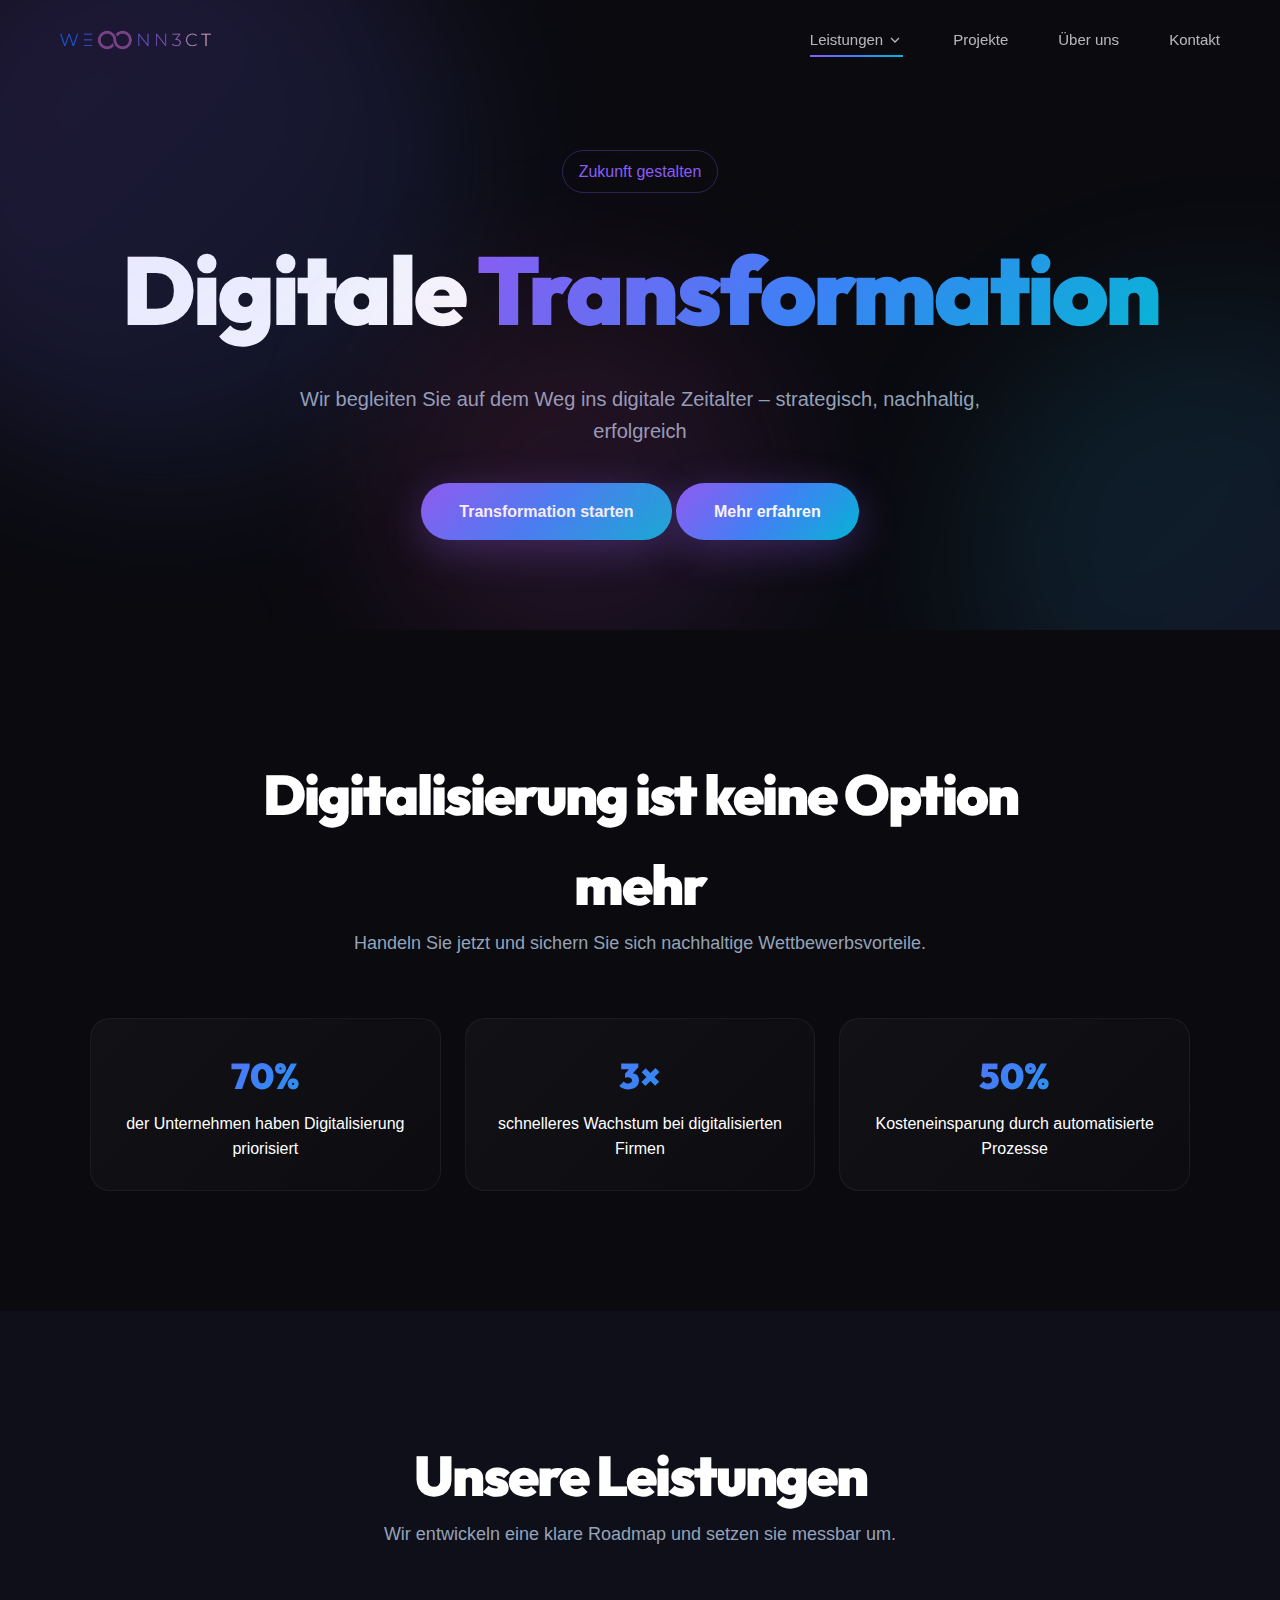
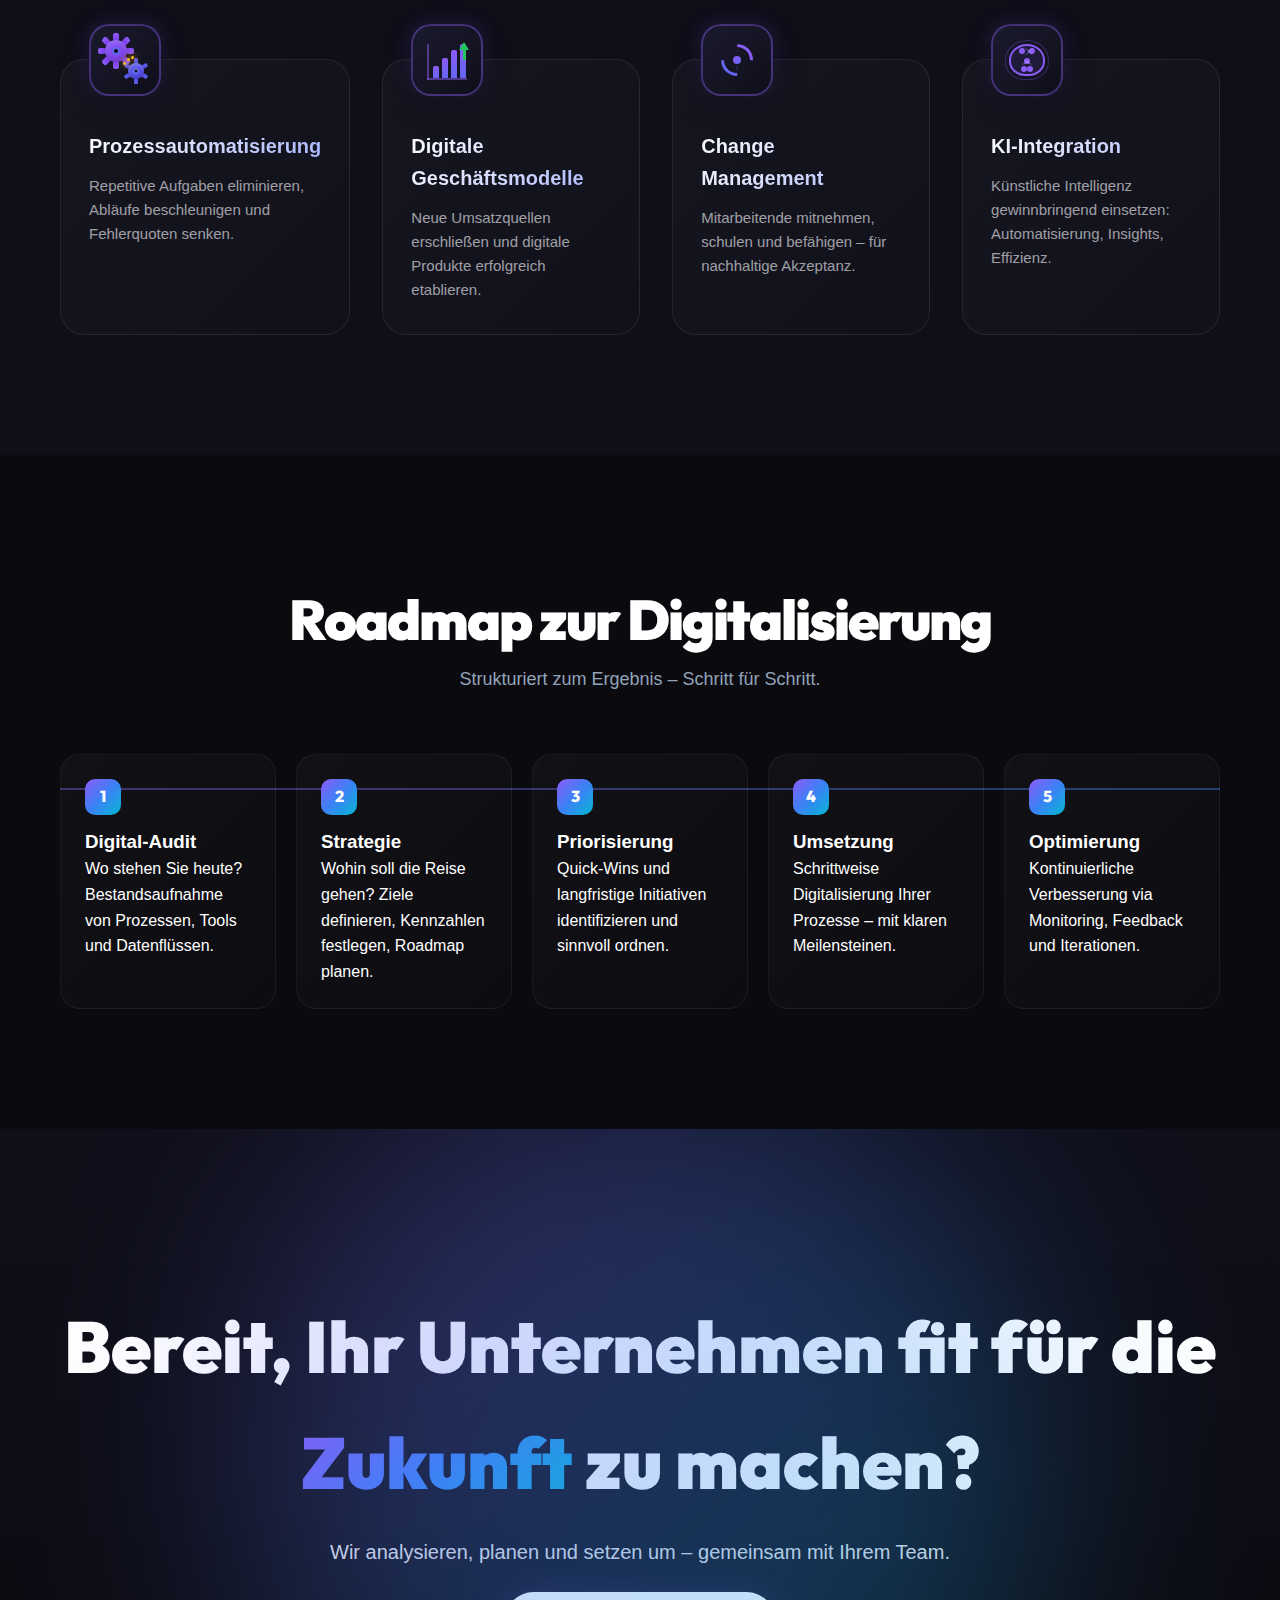
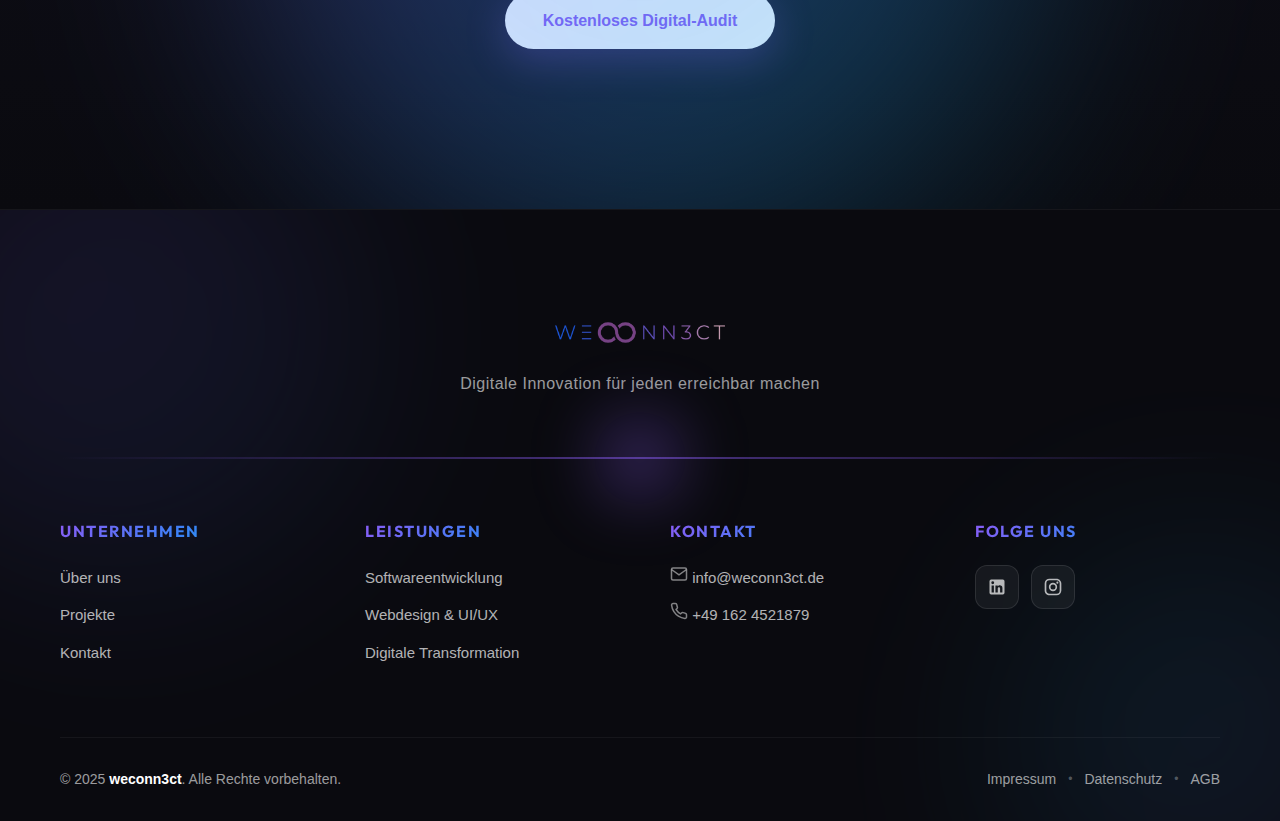
<file: digitale-transformation.html>
<!DOCTYPE html>
<html lang="de">
<head>
    <meta charset="UTF-8">
    <meta name="viewport" content="width=device-width, initial-scale=1.0">
    <title>Digitale Transformation | weconn3ct</title>
    <link rel="preconnect" href="https://fonts.googleapis.com">
    <link rel="preconnect" href="https://fonts.gstatic.com" crossorigin>
    <link href="https://fonts.googleapis.com/css2?family=Outfit:wght@300;400;500;600;700;800&family=DM+Sans:wght@400;500;700&display=swap" rel="stylesheet">
    
    <style>
        * { margin:0; padding:0; box-sizing:border-box; }
        :root { --primary:#0a0a0f; --primary-light:#1a1a2e; --secondary:#0f0f1a; --accent-purple:#8b5cf6; --accent-blue:#3b82f6; --accent-cyan:#06b6d4; --text-lighter:#94a3b8; --gradient-primary:linear-gradient(135deg,#8b5cf6 0%,#3b82f6 50%,#06b6d4 100%); }
        .gradient-text { background: var(--gradient-primary); -webkit-background-clip: text; -webkit-text-fill-color: transparent; background-clip: text; }
        /* Loader */
        .loader { position: fixed; top: 0; left: 0; width: 100%; height: 100%; background: var(--primary); display: flex; align-items: center; justify-content: center; z-index: 9999; transition: opacity 0.6s ease, visibility 0.6s ease; }
        .loader.hidden { opacity: 0; visibility: hidden; pointer-events: none; }
        .loader-logo-img { height: 60px; width: auto; animation: pulse 1.5s ease-in-out infinite; margin-bottom: 10px; }
        .loader-logo-img[src=""], .loader-logo-img:not([src]) { display: none; }
        .loader-logo-img::after { content: 'weconn3ct'; font-family: 'Outfit', sans-serif; font-size: 48px; font-weight: 900; background: var(--gradient-primary); -webkit-background-clip: text; -webkit-text-fill-color: transparent; background-clip: text; }
        .loader-bar { width: 200px; height: 3px; background: rgba(255,255,255,0.1); border-radius: 10px; margin-top: 16px; overflow: hidden; }
        .loader-progress { height: 100%; background: var(--gradient-primary); border-radius: 10px; animation: loading 1.5s ease-in-out forwards; }
        @keyframes loading { 0% { width: 0%; } 100% { width: 100%; } }
        @keyframes pulse { 0%,100% { opacity: 1; } 50% { opacity: .5; } }
        body { font-family:'Inter', -apple-system, BlinkMacSystemFont, sans-serif; color:#fff; background:var(--primary); line-height:1.6; -webkit-font-smoothing:antialiased; overflow-x:hidden; }
        nav { position:fixed; top:0; left:0; right:0; z-index:1000; padding:20px 0; transition: all .5s cubic-bezier(.4,0,.2,1); }
        nav.scrolled { background: rgba(10,10,15,.9); backdrop-filter: blur(20px) saturate(180%); border-bottom:1px solid rgba(255,255,255,.05); padding:15px 0; }
        .nav-container { max-width:1400px; margin:0 auto; padding:0 60px; display:flex; justify-content:space-between; align-items:center; }
        .logo { text-decoration:none; }
        .logo-img { height:40px; width:auto; display:block; transition: transform 0.3s ease, filter 0.3s ease; }
        .logo:hover .logo-img { transform: scale(1.05); filter: brightness(1.2); }
        .nav-links { display:flex; gap:50px; list-style:none; align-items:center; }
        .nav-links a { color:rgba(255,255,255,.7); text-decoration:none; font-size:15px; font-weight:500; position:relative; padding:5px 0; }
        .nav-links a::before { content:''; position:absolute; bottom:0; left:0; width:100%; height:2px; background:var(--gradient-primary); transform: scaleX(0); transform-origin:right; transition: transform .4s cubic-bezier(.4,0,.2,1); }
        .nav-links a:hover { color:#fff; }
        .nav-links a:hover::before, .nav-links a.active::before { transform: scaleX(1); transform-origin:left; }

        /* Dropdown Styles */
        .dropdown { position: relative; }
        .dropdown > a { display: flex; align-items: center; }
        .dropdown-menu {
            position: absolute;
            top: 100%;
            left: 50%;
            transform: translateX(-50%) translateY(10px);
            min-width: 280px;
            background: rgba(15, 15, 26, 0.95);
            backdrop-filter: blur(20px);
            -webkit-backdrop-filter: blur(20px);
            border: 1px solid rgba(255, 255, 255, 0.1);
            border-radius: 16px;
            padding: 12px;
            opacity: 0;
            visibility: hidden;
            transition: all 0.3s cubic-bezier(0.4, 0, 0.2, 1);
            box-shadow: 0 20px 40px rgba(0, 0, 0, 0.3);
            z-index: 1000;
        }
        .dropdown:hover .dropdown-menu {
            opacity: 1;
            visibility: visible;
            transform: translateX(-50%) translateY(0);
        }
        .dropdown:hover > a svg {
            transform: rotate(180deg);
        }
        .dropdown-item {
            display: block;
            padding: 12px 20px;
            border-radius: 10px;
            text-decoration: none;
            color: rgba(255, 255, 255, 0.8);
            transition: all 0.2s ease;
        }
        .dropdown-item:hover {
            background: rgba(139, 92, 246, 0.1);
            color: #fff;
        }
        .dropdown-item::before { display: none; }
        .dropdown-item strong {
            display: block;
            font-size: 14px;
            font-weight: 600;
            margin-bottom: 2px;
        }
        .dropdown-item p {
            font-size: 12px;
            color: var(--text-lighter);
            margin: 0;
        }
        .cta-button { background:var(--gradient-primary); color:#fff; padding:10px 24px; border-radius:50px; text-decoration:none; font-weight:600; box-shadow:0 4px 20px rgba(139,92,246,.3); }

        /* Breadcrumb */
        .breadcrumb {
            padding: 100px 60px 20px;
            font-size: 14px;
            color: var(--text-lighter);
            background: var(--primary);
            position: relative;
            z-index: 1;
        }
        .breadcrumb a {
            color: var(--text-lighter);
            text-decoration: none;
            transition: color 0.3s ease;
        }
        .breadcrumb a:hover {
            color: var(--accent-purple);
        }
        .breadcrumb span {
            color: var(--accent-purple);
            font-weight: 600;
        }
        @media (max-width: 768px) {
            .breadcrumb {
                padding: 80px 20px 16px;
                font-size: 12px;
            }
        }

        .hero { min-height:70vh; display:flex; align-items:center; justify-content:center; position:relative; overflow:hidden; padding:140px 60px 80px; text-align:center; }
        .hero-orbs{position:absolute;inset:0;overflow:hidden;pointer-events:none}
        .orb{position:absolute;border-radius:50%;filter:blur(80px);opacity:.5;animation:float 20s ease-in-out infinite}
        .orb-1{width:600px;height:600px;background:linear-gradient(135deg,rgba(139,92,246,.4),rgba(59,130,246,.2));top:-20%;left:-10%}
        .orb-2{width:500px;height:500px;background:linear-gradient(135deg,rgba(6,182,212,.3),rgba(139,92,246,.2));top:50%;right:-15%;animation-delay:-5s}
        .orb-3{width:400px;height:400px;background:linear-gradient(135deg,rgba(236,72,153,.3),rgba(139,92,246,.2));bottom:-10%;left:30%;animation-delay:-10s}
        @keyframes float{0%,100%{transform:translate(0,0) scale(1)}25%{transform:translate(50px,-50px) scale(1.1)}50%{transform:translate(0,50px) scale(.95)}75%{transform:translate(-50px,-25px) scale(1.05)}}
        .hero-title { font-family:'Outfit', sans-serif; font-size: clamp(46px,8vw,96px); font-weight:900; letter-spacing:-3px; margin-bottom:16px; }
        .hero-subtitle { font-size:20px; color: var(--text-lighter); margin-bottom:36px; max-width:760px; margin-left:auto; margin-right:auto; }
        .button-primary { display:inline-block; padding:16px 38px; border-radius:60px; background: var(--gradient-primary); color:#fff; font-weight:800; text-decoration:none; box-shadow:0 10px 40px rgba(139,92,246,.3); }
        .section { padding:120px 60px; }
        .section.alt { background: #0f0f1a; }
        .section-header { text-align:center; max-width:800px; margin:0 auto 60px; }
        .section-title { font-family:'Outfit', sans-serif; font-size: clamp(34px,5vw,56px); font-weight:900; letter-spacing:-2px; }
        .section-description { color:var(--text-lighter); font-size:18px; }
        .facts-grid { max-width:1100px; margin:0 auto; display:grid; grid-template-columns: repeat(3,1fr); gap:24px; }
        .fact { background: linear-gradient(135deg, rgba(255,255,255,0.03), rgba(255,255,255,0.01)); border-radius:20px; border:1px solid rgba(255,255,255,.06); padding:28px; text-align:center; }
        .fact .num { font-family:'Outfit', sans-serif; font-size: 36px; font-weight:900; background: var(--gradient-primary); -webkit-background-clip:text; -webkit-text-fill-color:transparent; background-clip:text; margin-bottom:6px; }
        .services-grid { max-width:1200px; margin:0 auto; display:grid; grid-template-columns: repeat(4,1fr); gap:32px; padding-top: 50px; }
        .service-card {
            background: linear-gradient(135deg, rgba(255,255,255,0.03), rgba(255,255,255,0.01));
            padding: 70px 28px 32px 28px;
            border-radius: 24px;
            border: 1px solid rgba(255,255,255,.08);
            transition: all .5s cubic-bezier(0.4, 0, 0.2, 1);
            position: relative;
            overflow: visible;
        }
        .service-card::before {
            content: '';
            position: absolute;
            inset: -1px;
            border-radius: 24px;
            padding: 1px;
            background: linear-gradient(135deg, rgba(139,92,246,0.3), transparent 50%, rgba(99,102,241,0.2));
            -webkit-mask: linear-gradient(#fff 0 0) content-box, linear-gradient(#fff 0 0);
            mask: linear-gradient(#fff 0 0) content-box, linear-gradient(#fff 0 0);
            -webkit-mask-composite: xor;
            mask-composite: exclude;
            opacity: 0;
            transition: opacity 0.5s ease;
        }
        .service-card:hover::before { opacity: 1; }
        .service-card:hover {
            transform: translateY(-12px);
            box-shadow: 0 30px 60px rgba(139,92,246,0.15), 0 0 40px rgba(139,92,246,0.1);
            border-color: rgba(139,92,246,0.2);
        }
        .service-icon {
            width: 72px;
            height: 72px;
            border-radius: 20px;
            display: flex;
            align-items: center;
            justify-content: center;
            background: linear-gradient(135deg, #1a1a2e 0%, #0f0f1a 100%);
            border: 2px solid rgba(139,92,246,.4);
            position: absolute;
            top: -36px;
            left: 28px;
            box-shadow: 0 10px 30px rgba(0,0,0,0.4), 0 0 20px rgba(139,92,246,0.2);
            transition: all 0.5s cubic-bezier(0.4, 0, 0.2, 1);
        }
        .service-card:hover .service-icon {
            transform: translateY(-5px) scale(1.05);
            border-color: rgba(139,92,246,.7);
            box-shadow: 0 15px 40px rgba(0,0,0,0.5), 0 0 30px rgba(139,92,246,0.4);
        }
        .service-icon-img { width:40px; height:40px; object-fit:contain; filter: brightness(0) invert(1); }
        .service-card h3 {
            font-size: 20px;
            margin-bottom: 12px;
            background: linear-gradient(135deg, #fff 0%, #a5b4fc 100%);
            -webkit-background-clip: text;
            -webkit-text-fill-color: transparent;
            background-clip: text;
        }
        .service-card p {
            color: rgba(255,255,255,0.6);
            font-size: 15px;
            line-height: 1.6;
        }

        /* ===== Animated Service Icons ===== */
        .icon-wrapper { width: 48px; height: 48px; position: relative; }

        /* --- Prozessautomatisierung: Premium Rotating Gears --- */
        .icon-automation { width: 100%; height: 100%; position: relative; }

        /* Large Gear */
        .icon-automation .gear-large {
            position: absolute;
            width: 30px;
            height: 30px;
            top: 0;
            left: 0;
            animation: gearRotate 6s linear infinite;
        }
        .icon-automation .gear-large .gear-body {
            position: absolute;
            inset: 4px;
            background: linear-gradient(135deg, #8b5cf6 0%, #7c3aed 100%);
            border-radius: 50%;
            box-shadow: inset 0 2px 4px rgba(255,255,255,0.2), inset 0 -2px 4px rgba(0,0,0,0.2);
        }
        .icon-automation .gear-large .gear-hole {
            position: absolute;
            top: 50%;
            left: 50%;
            transform: translate(-50%, -50%);
            width: 8px;
            height: 8px;
            background: #0a0a0f;
            border-radius: 50%;
            border: 2px solid #6366f1;
        }
        .icon-automation .gear-large .tooth {
            position: absolute;
            width: 6px;
            height: 8px;
            background: linear-gradient(180deg, #8b5cf6 0%, #7c3aed 100%);
            left: 50%;
            top: -3px;
            margin-left: -3px;
            border-radius: 2px;
            transform-origin: 3px 18px;
        }
        .icon-automation .gear-large .tooth:nth-child(1) { transform: rotate(0deg); }
        .icon-automation .gear-large .tooth:nth-child(2) { transform: rotate(45deg); }
        .icon-automation .gear-large .tooth:nth-child(3) { transform: rotate(90deg); }
        .icon-automation .gear-large .tooth:nth-child(4) { transform: rotate(135deg); }
        .icon-automation .gear-large .tooth:nth-child(5) { transform: rotate(180deg); }
        .icon-automation .gear-large .tooth:nth-child(6) { transform: rotate(225deg); }
        .icon-automation .gear-large .tooth:nth-child(7) { transform: rotate(270deg); }
        .icon-automation .gear-large .tooth:nth-child(8) { transform: rotate(315deg); }

        /* Small Gear */
        .icon-automation .gear-small {
            position: absolute;
            width: 22px;
            height: 22px;
            bottom: 2px;
            right: 2px;
            animation: gearRotateReverse 4s linear infinite;
        }
        .icon-automation .gear-small .gear-body {
            position: absolute;
            inset: 3px;
            background: linear-gradient(135deg, #6366f1 0%, #4f46e5 100%);
            border-radius: 50%;
            box-shadow: inset 0 2px 3px rgba(255,255,255,0.2), inset 0 -2px 3px rgba(0,0,0,0.2);
        }
        .icon-automation .gear-small .gear-hole {
            position: absolute;
            top: 50%;
            left: 50%;
            transform: translate(-50%, -50%);
            width: 5px;
            height: 5px;
            background: #0a0a0f;
            border-radius: 50%;
            border: 1.5px solid #818cf8;
        }
        .icon-automation .gear-small .tooth {
            position: absolute;
            width: 4px;
            height: 6px;
            background: linear-gradient(180deg, #6366f1 0%, #4f46e5 100%);
            left: 50%;
            top: -2px;
            margin-left: -2px;
            border-radius: 1.5px;
            transform-origin: 2px 13px;
        }
        .icon-automation .gear-small .tooth:nth-child(1) { transform: rotate(0deg); }
        .icon-automation .gear-small .tooth:nth-child(2) { transform: rotate(60deg); }
        .icon-automation .gear-small .tooth:nth-child(3) { transform: rotate(120deg); }
        .icon-automation .gear-small .tooth:nth-child(4) { transform: rotate(180deg); }
        .icon-automation .gear-small .tooth:nth-child(5) { transform: rotate(240deg); }
        .icon-automation .gear-small .tooth:nth-child(6) { transform: rotate(300deg); }

        /* Spark Effects */
        .icon-automation .spark {
            position: absolute;
            width: 3px;
            height: 3px;
            background: #fbbf24;
            border-radius: 50%;
            box-shadow: 0 0 6px #fbbf24, 0 0 10px #f59e0b;
            animation: sparkle 1.5s ease-in-out infinite;
        }
        .icon-automation .spark-1 { top: 22px; left: 26px; animation-delay: 0s; }
        .icon-automation .spark-2 { top: 26px; left: 22px; animation-delay: 0.5s; }
        .icon-automation .spark-3 { top: 20px; left: 30px; animation-delay: 1s; }

        @keyframes gearRotate { 0% { transform: rotate(0deg); } 100% { transform: rotate(360deg); } }
        @keyframes gearRotateReverse { 0% { transform: rotate(0deg); } 100% { transform: rotate(-360deg); } }
        @keyframes sparkle {
            0%, 100% { opacity: 0; transform: scale(0.5); }
            50% { opacity: 1; transform: scale(1.2); }
        }

        /* --- Digitale Geschäftsmodelle: Rising Chart --- */
        .icon-business { width: 100%; height: 100%; position: relative; }
        .icon-business .chart-base {
            position: absolute;
            bottom: 4px;
            left: 4px;
            width: 40px;
            height: 2px;
            background: rgba(139, 92, 246, 0.5);
        }
        .icon-business .chart-base::before {
            content: '';
            position: absolute;
            left: 0;
            bottom: 0;
            width: 2px;
            height: 36px;
            background: rgba(139, 92, 246, 0.5);
        }
        .icon-business .bar {
            position: absolute;
            bottom: 6px;
            width: 6px;
            background: linear-gradient(180deg, #8b5cf6 0%, #6366f1 100%);
            border-radius: 2px 2px 0 0;
            transform-origin: bottom;
        }
        .icon-business .bar-1 { left: 10px; height: 12px; animation: barGrow 2s ease-in-out infinite; animation-delay: 0s; }
        .icon-business .bar-2 { left: 19px; height: 20px; animation: barGrow 2s ease-in-out infinite; animation-delay: 0.2s; }
        .icon-business .bar-3 { left: 28px; height: 28px; animation: barGrow 2s ease-in-out infinite; animation-delay: 0.4s; }
        .icon-business .bar-4 { left: 37px; height: 34px; animation: barGrow 2s ease-in-out infinite; animation-delay: 0.6s; }
        .icon-business .trend-arrow {
            position: absolute;
            top: 6px;
            right: 2px;
            width: 0;
            height: 0;
            border-left: 5px solid transparent;
            border-right: 5px solid transparent;
            border-bottom: 8px solid #22c55e;
            animation: arrowPulse 1s ease-in-out infinite;
        }
        .icon-business .trend-line {
            position: absolute;
            top: 14px;
            right: 5px;
            width: 3px;
            height: 10px;
            background: #22c55e;
        }
        @keyframes barGrow { 0%, 100% { transform: scaleY(0.7); opacity: 0.7; } 50% { transform: scaleY(1); opacity: 1; } }
        @keyframes arrowPulse { 0%, 100% { transform: translateY(0); } 50% { transform: translateY(-3px); } }

        /* --- Change Management: Clean Refresh Arrows --- */
        .icon-change { width: 100%; height: 100%; position: relative; display: flex; align-items: center; justify-content: center; }
        .icon-change .refresh-circle {
            width: 32px;
            height: 32px;
            position: relative;
            animation: refreshSpin 4s ease-in-out infinite;
        }
        .icon-change .arrow-arc {
            position: absolute;
            width: 32px;
            height: 32px;
            border: 3px solid transparent;
            border-radius: 50%;
        }
        .icon-change .arrow-arc-1 {
            border-top-color: #8b5cf6;
            border-right-color: #8b5cf6;
            clip-path: polygon(50% 0, 100% 0, 100% 50%, 50% 50%);
        }
        .icon-change .arrow-arc-1::after {
            content: '';
            position: absolute;
            top: -2px;
            right: 8px;
            border: 5px solid transparent;
            border-bottom: 6px solid #8b5cf6;
            transform: rotate(45deg);
        }
        .icon-change .arrow-arc-2 {
            border-bottom-color: #6366f1;
            border-left-color: #6366f1;
            clip-path: polygon(0 50%, 50% 50%, 50% 100%, 0 100%);
        }
        .icon-change .arrow-arc-2::after {
            content: '';
            position: absolute;
            bottom: -2px;
            left: 8px;
            border: 5px solid transparent;
            border-top: 6px solid #6366f1;
            transform: rotate(45deg);
        }
        .icon-change .center-dot {
            position: absolute;
            top: 50%;
            left: 50%;
            transform: translate(-50%, -50%);
            width: 8px;
            height: 8px;
            background: linear-gradient(135deg, #8b5cf6, #6366f1);
            border-radius: 50%;
            animation: centerPulse 2s ease-in-out infinite;
        }
        @keyframes refreshSpin {
            0% { transform: rotate(0deg); }
            25% { transform: rotate(180deg); }
            50% { transform: rotate(180deg); }
            75% { transform: rotate(360deg); }
            100% { transform: rotate(360deg); }
        }
        @keyframes centerPulse {
            0%, 100% { transform: translate(-50%, -50%) scale(1); opacity: 0.8; }
            50% { transform: translate(-50%, -50%) scale(1.2); opacity: 1; }
        }

        /* --- KI-Integration: Neural Network Brain --- */
        .icon-ai { width: 100%; height: 100%; position: relative; }
        .icon-ai .brain-outline {
            position: absolute;
            width: 36px;
            height: 32px;
            top: 50%;
            left: 50%;
            transform: translate(-50%, -50%);
            border: 2px solid #8b5cf6;
            border-radius: 50% 50% 45% 45%;
            background: rgba(139, 92, 246, 0.1);
        }
        .icon-ai .neuron {
            position: absolute;
            width: 6px;
            height: 6px;
            background: #8b5cf6;
            border-radius: 50%;
            animation: neuronFire 2s ease-in-out infinite;
        }
        .icon-ai .neuron-1 { top: 12px; left: 16px; animation-delay: 0s; }
        .icon-ai .neuron-2 { top: 12px; right: 16px; animation-delay: 0.3s; }
        .icon-ai .neuron-3 { top: 22px; left: 50%; transform: translateX(-50%); animation-delay: 0.6s; }
        .icon-ai .neuron-4 { bottom: 12px; left: 18px; animation-delay: 0.9s; }
        .icon-ai .neuron-5 { bottom: 12px; right: 18px; animation-delay: 1.2s; }
        .icon-ai .synapse {
            position: absolute;
            height: 1px;
            background: linear-gradient(90deg, transparent, #a78bfa, transparent);
            animation: synapseFlow 1.5s ease-in-out infinite;
        }
        .icon-ai .synapse-1 { width: 12px; top: 15px; left: 20px; transform: rotate(45deg); animation-delay: 0s; }
        .icon-ai .synapse-2 { width: 12px; top: 15px; right: 16px; transform: rotate(-45deg); animation-delay: 0.2s; }
        .icon-ai .synapse-3 { width: 10px; top: 26px; left: 18px; transform: rotate(-30deg); animation-delay: 0.4s; }
        .icon-ai .synapse-4 { width: 10px; top: 26px; right: 18px; transform: rotate(30deg); animation-delay: 0.6s; }
        .icon-ai .pulse-ring {
            position: absolute;
            width: 44px;
            height: 40px;
            top: 50%;
            left: 50%;
            transform: translate(-50%, -50%);
            border: 1px solid rgba(139, 92, 246, 0.3);
            border-radius: 50% 50% 45% 45%;
            animation: brainPulse 2s ease-out infinite;
        }
        @keyframes neuronFire { 0%, 100% { opacity: 0.4; transform: scale(0.8); box-shadow: 0 0 0 rgba(139, 92, 246, 0); } 50% { opacity: 1; transform: scale(1); box-shadow: 0 0 8px rgba(139, 92, 246, 0.6); } }
        @keyframes synapseFlow { 0%, 100% { opacity: 0.2; } 50% { opacity: 1; } }
        @keyframes brainPulse { 0% { transform: translate(-50%, -50%) scale(1); opacity: 0.5; } 100% { transform: translate(-50%, -50%) scale(1.3); opacity: 0; } }
        .roadmap { max-width:1200px; margin:0 auto; position:relative; }
        .stepper{display:grid;grid-template-columns:repeat(5,1fr);gap:20px;position:relative}
        .stepper::before{content:'';position:absolute;top:34px;left:0;right:0;height:2px;background:linear-gradient(90deg,rgba(139,92,246,.4),rgba(59,130,246,.4))}
        .step { background: linear-gradient(135deg, rgba(255,255,255,0.03), rgba(255,255,255,0.01)); border:1px solid rgba(255,255,255,.06); border-radius:20px; padding:24px; position:relative }
        .step .num { display:inline-flex; align-items:center; justify-content:center; width:36px; height:36px; border-radius:10px; background:var(--gradient-primary); color:#fff; font-weight:800; font-family:'Outfit', sans-serif; margin-bottom:12px; }
        .cta-section { padding:160px 60px; position:relative; overflow:hidden; background: linear-gradient(180deg, #0f0f1a 0%, var(--primary) 100%); text-align:center; }
        .cta-orb{position:absolute;width:800px;height:800px;border-radius:50%;filter:blur(120px);opacity:.3;background:var(--gradient-primary);top:50%;left:50%;transform:translate(-50%,-50%)}
        .cta-section h2 { font-family:'Outfit', sans-serif; font-size: clamp(42px,6vw,72px); font-weight:900; color:#fff; margin-bottom:16px; }
        .cta-section p { color: rgba(255,255,255,.9); margin-bottom:24px; font-size:20px; }
        footer { padding:100px 60px 40px; background: var(--primary); border-top:1px solid rgba(255,255,255,.05); color:#fff; }
        .footer-content { max-width:1400px; margin:0 auto; }
        .footer-grid { display:grid; grid-template-columns:2fr 1fr 1fr 1fr; gap:60px; margin-bottom:80px; }
        .footer-links { list-style:none; }
        .footer-links li { margin-bottom:16px; }
        .footer-bottom { padding-top:40px; border-top:1px solid rgba(255,255,255,.05); text-align:center; color: rgba(255,255,255,.5); }
        .footer-heart { width:20px; height:20px; object-fit:contain; vertical-align:middle; }
        @keyframes fadeInUp { from{opacity:0; transform: translateY(30px);} to{opacity:1; transform: translateY(0);} }
        @media (max-width:968px){ .nav-links{gap:20px;} .logo img{height:32px;} .section{padding:100px 30px;} .cta-section{padding:120px 30px;} .footer-grid{grid-template-columns:1fr;} .facts-grid,.services-grid{grid-template-columns:1fr;} }

        @media (max-width: 768px) {
            .page-hero { padding: 120px 20px 60px; }
            .page-hero h1 { font-size: clamp(32px, 8vw, 48px); }
            .page-hero p { font-size: 16px; }
            .section { padding: 60px 20px; }
            .cta-section { padding: 80px 20px; }
            .cta-section h2 { font-size: clamp(28px, 6vw, 42px); }
        }

        @media (max-width: 480px) {
            .page-hero { padding: 100px 16px 50px; }
            .page-hero h1 { font-size: 28px; }
            .section { padding: 50px 16px; }
            .cta-section { padding: 60px 16px; }
            .service-card { padding: 24px 20px; }
            .fact-card { padding: 20px; }
        }

        /* ==================== BOTTOM NAVIGATION (Mobile) ==================== */
        .bottom-nav { display:none; position:fixed; bottom:0; left:0; right:0; background:rgba(10,10,15,.95); backdrop-filter:blur(20px) saturate(180%); -webkit-backdrop-filter:blur(20px) saturate(180%); border-top:1px solid rgba(255,255,255,.1); padding:8px 0; padding-bottom:calc(8px + env(safe-area-inset-bottom)); z-index:1000; justify-content:space-around; align-items:center; }
        .bottom-nav-item { display:flex; flex-direction:column; align-items:center; gap:4px; padding:8px 16px; color:var(--text-lighter); text-decoration:none; font-size:11px; font-weight:600; transition:all .3s ease; position:relative; }
        .bottom-nav-item svg { width:24px; height:24px; transition:all .3s ease; }
        .bottom-nav-item:hover, .bottom-nav-item.active { color:#fff; }
        .bottom-nav-item.active svg { stroke:var(--accent-purple); filter:drop-shadow(0 0 8px rgba(139,92,246,.5)); }
        .bottom-nav-item.active::before { content:''; position:absolute; top:0; left:50%; transform:translateX(-50%); width:40px; height:3px; background:var(--gradient-primary); border-radius:0 0 4px 4px; }
        @media (max-width:768px){ .bottom-nav{display:flex;} .nav-links{display:none !important;} .nav-container{padding:0 20px;} nav{padding:12px 0 !important;} .logo-img{height:32px;} body{padding-bottom:80px;} footer{padding-bottom:100px;} .mobile-cta{display:flex; position:fixed; top:12px; right:20px; background:var(--gradient-primary); color:#fff; padding:10px 20px; border-radius:50px; font-size:13px; font-weight:600; text-decoration:none; z-index:1001; box-shadow:0 4px 20px rgba(139,92,246,.4);} }
        @media (min-width:769px){ .mobile-cta{display:none;} }

        /* ==================== PREMIUM FOOTER ==================== */
        .footer-modern {
            position: relative;
            background: var(--primary);
            color: #fff;
            padding: 100px 0 0;
            margin-top: 0;
            overflow: hidden;
            border-top: 1px solid rgba(255, 255, 255, 0.05);
        }

        .footer-orbs {
            position: absolute;
            inset: 0;
            overflow: hidden;
            pointer-events: none;
            opacity: 0.4;
        }

        .footer-orb {
            position: absolute;
            border-radius: 50%;
            filter: blur(100px);
            animation: float 25s ease-in-out infinite;
        }

        .footer-orb-1 {
            width: 500px;
            height: 500px;
            background: linear-gradient(135deg, rgba(139, 92, 246, 0.3), rgba(59, 130, 246, 0.2));
            top: -20%;
            left: -10%;
        }

        .footer-orb-2 {
            width: 400px;
            height: 400px;
            background: linear-gradient(135deg, rgba(6, 182, 212, 0.3), rgba(139, 92, 246, 0.2));
            bottom: -20%;
            right: -10%;
            animation-delay: -10s;
        }

        .footer-container {
            max-width: 1400px;
            margin: 0 auto;
            padding: 0 60px;
            position: relative;
            z-index: 1;
        }

        .footer-top {
            text-align: center;
            margin-bottom: 60px;
        }

        .footer-brand-modern {
            display: inline-block;
        }

        .footer-logo-modern {
            height: 45px;
            width: auto;
            margin-bottom: 16px;
            display: block;
            margin-left: auto;
            margin-right: auto;
            transition: transform 0.3s ease, filter 0.3s ease;
        }

        .footer-logo-modern:hover {
            transform: scale(1.05);
            filter: brightness(1.2);
        }

        .footer-tagline {
            font-size: 16px;
            color: rgba(255, 255, 255, 0.6);
            font-weight: 400;
            letter-spacing: 0.5px;
        }

        .footer-divider {
            width: 100%;
            height: 2px;
            background: linear-gradient(90deg, transparent, rgba(139, 92, 246, 0.5), transparent);
            position: relative;
            margin-bottom: 60px;
        }

        .divider-glow {
            position: absolute;
            top: 50%;
            left: 50%;
            transform: translate(-50%, -50%);
            width: 100px;
            height: 100px;
            background: radial-gradient(circle, rgba(139, 92, 246, 0.4), transparent);
            filter: blur(30px);
            animation: glow-pulse 3s ease-in-out infinite;
        }

        @keyframes glow-pulse {
            0%, 100% { opacity: 0.5; transform: translate(-50%, -50%) scale(1); }
            50% { opacity: 1; transform: translate(-50%, -50%) scale(1.2); }
        }

        .footer-main {
            margin-bottom: 60px;
        }

        .footer-grid-modern {
            display: grid;
            grid-template-columns: repeat(4, 1fr);
            gap: 60px;
        }

        .footer-col-title {
            font-family: 'Outfit', sans-serif;
            font-size: 16px;
            font-weight: 700;
            text-transform: uppercase;
            letter-spacing: 1.5px;
            margin-bottom: 20px;
            background: var(--gradient-primary);
            -webkit-background-clip: text;
            -webkit-text-fill-color: transparent;
            background-clip: text;
        }

        .footer-links-modern {
            list-style: none;
            padding: 0;
            margin: 0;
        }

        .footer-links-modern li {
            margin-bottom: 12px;
        }

        .footer-links-modern a {
            color: rgba(255, 255, 255, 0.7);
            text-decoration: none;
            font-size: 15px;
            font-weight: 400;
            transition: all 0.3s ease;
            display: inline-block;
            position: relative;
        }

        .footer-links-modern a::before {
            content: '';
            position: absolute;
            bottom: -2px;
            left: 0;
            width: 0;
            height: 2px;
            background: var(--gradient-primary);
            transition: width 0.3s ease;
        }

        .footer-links-modern a:hover {
            color: #fff;
            transform: translateX(5px);
        }

        .footer-links-modern a:hover::before {
            width: 100%;
        }

        .footer-contact-link {
            display: flex;
            align-items: center;
            gap: 10px;
        }

        .footer-contact-link svg {
            opacity: 0.7;
            transition: all 0.3s ease;
        }

        .footer-contact-link:hover svg {
            opacity: 1;
            stroke: var(--accent-purple);
        }

        .footer-social {
            display: flex;
            gap: 12px;
            flex-wrap: wrap;
        }

        .social-icon-modern {
            width: 44px;
            height: 44px;
            background: rgba(255, 255, 255, 0.05);
            backdrop-filter: blur(10px);
            border: 1px solid rgba(255, 255, 255, 0.1);
            border-radius: 12px;
            display: flex;
            align-items: center;
            justify-content: center;
            color: rgba(255, 255, 255, 0.7);
            text-decoration: none;
            transition: all 0.4s cubic-bezier(0.4, 0, 0.2, 1);
            position: relative;
            overflow: hidden;
        }

        .social-icon-modern::before {
            content: '';
            position: absolute;
            inset: 0;
            background: var(--gradient-primary);
            opacity: 0;
            transition: opacity 0.4s ease;
        }

        .social-icon-modern svg {
            position: relative;
            z-index: 1;
            transition: all 0.4s ease;
        }

        .social-icon-modern:hover {
            transform: translateY(-5px);
            border-color: rgba(139, 92, 246, 0.5);
            box-shadow: 0 10px 30px rgba(139, 92, 246, 0.3);
        }

        .social-icon-modern:hover::before {
            opacity: 1;
        }

        .social-icon-modern:hover svg {
            color: #fff;
            transform: scale(1.1);
        }

        .footer-bottom-modern {
            padding: 30px 0;
            border-top: 1px solid rgba(255, 255, 255, 0.05);
        }

        .footer-bottom-content {
            display: flex;
            justify-content: space-between;
            align-items: center;
            flex-wrap: wrap;
            gap: 20px;
        }

        .footer-copyright {
            font-size: 14px;
            color: rgba(255, 255, 255, 0.6);
            margin: 0;
        }

        .footer-copyright strong {
            color: #fff;
            font-weight: 600;
        }

        .footer-bottom-links {
            display: flex;
            align-items: center;
            gap: 12px;
        }

        .footer-bottom-links a {
            color: rgba(255, 255, 255, 0.6);
            text-decoration: none;
            font-size: 14px;
            transition: color 0.3s ease;
        }

        .footer-bottom-links a:hover {
            color: var(--accent-purple);
        }

        .footer-dot {
            color: rgba(255, 255, 255, 0.3);
            font-size: 12px;
        }

        .footer-made {
            font-size: 14px;
            color: rgba(255, 255, 255, 0.6);
            margin: 0;
        }

        .footer-heart {
            color: #ef4444;
            animation: heartbeat 1.5s ease-in-out infinite;
        }

        @keyframes heartbeat {
            0%, 100% { transform: scale(1); }
            10%, 30% { transform: scale(1.1); }
            20%, 40% { transform: scale(1); }
        }

        @media (max-width: 1200px) {
            .footer-grid-modern {
                grid-template-columns: repeat(2, 1fr);
                gap: 40px;
            }
        }

        @media (max-width: 768px) {
            .footer-container {
                padding: 0 30px;
            }

            .footer-modern {
                padding: 80px 0 0;
                padding-bottom: 100px;
            }

            .footer-grid-modern {
                grid-template-columns: 1fr;
                gap: 40px;
            }

            .footer-top {
                margin-bottom: 40px;
            }

            .footer-main {
                margin-bottom: 40px;
            }

            .footer-bottom-content {
                flex-direction: column;
                text-align: center;
                gap: 16px;
            }

            .footer-bottom-links {
                flex-wrap: wrap;
                justify-content: center;
            }
        }
    </style>
    <meta name="description" content="Digitale Transformation mit weconn3ct – Prozessautomatisierung, digitale Geschäftsmodelle, Change Management und KI-Integration.">
</head>
<body>
    <div class="loader" id="loader">
        <div class="loader-content">
            <img src="images/logo.png" alt="weconn3ct" class="loader-logo-img">
            <div class="loader-bar"><div class="loader-progress"></div></div>
        </div>
    </div>
    <nav>
        <div class="nav-container">
            <a href="index.html" class="logo"><img src="images/logo.png" alt="weconn3ct" class="logo-img"></a>
            <a href="kontakt.html" class="mobile-cta">Projekt starten</a>
            <ul class="nav-links" id="navLinks">
                <li class="dropdown">
                    <a href="leistungen.html" class="active">
                        Leistungen
                        <svg width="16" height="16" viewBox="0 0 24 24" fill="none" stroke="currentColor" stroke-width="2" style="margin-left: 4px; transition: transform 0.3s ease;">
                            <polyline points="6 9 12 15 18 9"></polyline>
                        </svg>
                    </a>
                    <div class="dropdown-menu">
                        <a href="softwareentwicklung.html" class="dropdown-item">
                            <div>
                                <strong>Softwareentwicklung</strong>
                                <p>Maßgeschneiderte Software-Lösungen</p>
                            </div>
                        </a>
                        <a href="webdesign.html" class="dropdown-item">
                            <div>
                                <strong>Webdesign</strong>
                                <p>Modernes UI/UX Design</p>
                            </div>
                        </a>
                        <a href="digitale-transformation.html" class="dropdown-item">
                            <div>
                                <strong>Digitale Transformation</strong>
                                <p>Prozessoptimierung & Innovation</p>
                            </div>
                        </a>
                    </div>
                </li>
                <li><a href="portfolio.html">Projekte</a></li>
                <li><a href="ueber-uns.html">Über uns</a></li>
                <li><a href="kontakt.html">Kontakt</a></li>
            </ul>
        </div>
    </nav>


    <section class="hero">
        <div class="hero-orbs">
            <div class="orb orb-1"></div>
            <div class="orb orb-2"></div>
            <div class="orb orb-3"></div>
        </div>
        <div class="hero-content">
            <div class="hero-badge" style="display:inline-block;border:1px solid rgba(139,92,246,.3);color:#8b5cf6;padding:8px 16px;border-radius:999px;margin-bottom:20px">Zukunft gestalten</div>
            <h1 class="hero-title">Digitale <span class="gradient-text">Transformation</span></h1>
            <p class="hero-subtitle">Wir begleiten Sie auf dem Weg ins digitale Zeitalter – strategisch, nachhaltig, erfolgreich</p>
            <div class="hero-buttons">
                <a href="#contact" class="button-primary">Transformation starten</a>
                <a href="#why" class="button-primary">Mehr erfahren</a>
            </div>
        </div>
    </section>

    <section class="section" id="why">
        <div class="section-header">
            <h2 class="section-title">Digitalisierung ist keine Option mehr</h2>
            <p class="section-description">Handeln Sie jetzt und sichern Sie sich nachhaltige Wettbewerbsvorteile.</p>
        </div>
        <div class="facts-grid">
            <div class="fact">
                <div class="num">70%</div>
                <div>der Unternehmen haben Digitalisierung priorisiert</div>
            </div>
            <div class="fact">
                <div class="num">3×</div>
                <div>schnelleres Wachstum bei digitalisierten Firmen</div>
            </div>
            <div class="fact">
                <div class="num">50%</div>
                <div>Kosteneinsparung durch automatisierte Prozesse</div>
            </div>
        </div>
    </section>

    <section class="section alt">
        <div class="section-header">
            <h2 class="section-title">Unsere Leistungen</h2>
            <p class="section-description">Wir entwickeln eine klare Roadmap und setzen sie messbar um.</p>
        </div>
        <div class="services-grid">
            <div class="service-card">
                <div class="service-icon">
                    <div class="icon-wrapper">
                        <div class="icon-automation">
                            <div class="gear-large">
                                <div class="tooth"></div>
                                <div class="tooth"></div>
                                <div class="tooth"></div>
                                <div class="tooth"></div>
                                <div class="tooth"></div>
                                <div class="tooth"></div>
                                <div class="tooth"></div>
                                <div class="tooth"></div>
                                <div class="gear-body"></div>
                                <div class="gear-hole"></div>
                            </div>
                            <div class="gear-small">
                                <div class="tooth"></div>
                                <div class="tooth"></div>
                                <div class="tooth"></div>
                                <div class="tooth"></div>
                                <div class="tooth"></div>
                                <div class="tooth"></div>
                                <div class="gear-body"></div>
                                <div class="gear-hole"></div>
                            </div>
                            <div class="spark spark-1"></div>
                            <div class="spark spark-2"></div>
                            <div class="spark spark-3"></div>
                        </div>
                    </div>
                </div>
                <h3>Prozessautomatisierung</h3>
                <p>Repetitive Aufgaben eliminieren, Abläufe beschleunigen und Fehlerquoten senken.</p>
            </div>
            <div class="service-card">
                <div class="service-icon">
                    <div class="icon-wrapper">
                        <div class="icon-business">
                            <div class="chart-base"></div>
                            <div class="bar bar-1"></div>
                            <div class="bar bar-2"></div>
                            <div class="bar bar-3"></div>
                            <div class="bar bar-4"></div>
                            <div class="trend-line"></div>
                            <div class="trend-arrow"></div>
                        </div>
                    </div>
                </div>
                <h3>Digitale Geschäftsmodelle</h3>
                <p>Neue Umsatzquellen erschließen und digitale Produkte erfolgreich etablieren.</p>
            </div>
            <div class="service-card">
                <div class="service-icon">
                    <div class="icon-wrapper">
                        <div class="icon-change">
                            <div class="refresh-circle">
                                <div class="arrow-arc arrow-arc-1"></div>
                                <div class="arrow-arc arrow-arc-2"></div>
                            </div>
                            <div class="center-dot"></div>
                        </div>
                    </div>
                </div>
                <h3>Change Management</h3>
                <p>Mitarbeitende mitnehmen, schulen und befähigen – für nachhaltige Akzeptanz.</p>
            </div>
            <div class="service-card">
                <div class="service-icon">
                    <div class="icon-wrapper">
                        <div class="icon-ai">
                            <div class="brain-outline"></div>
                            <div class="neuron neuron-1"></div>
                            <div class="neuron neuron-2"></div>
                            <div class="neuron neuron-3"></div>
                            <div class="neuron neuron-4"></div>
                            <div class="neuron neuron-5"></div>
                            <div class="synapse synapse-1"></div>
                            <div class="synapse synapse-2"></div>
                            <div class="synapse synapse-3"></div>
                            <div class="synapse synapse-4"></div>
                            <div class="pulse-ring"></div>
                        </div>
                    </div>
                </div>
                <h3>KI-Integration</h3>
                <p>Künstliche Intelligenz gewinnbringend einsetzen: Automatisierung, Insights, Effizienz.</p>
            </div>
        </div>
    </section>

    <section class="section">
        <div class="section-header">
            <h2 class="section-title">Roadmap zur Digitalisierung</h2>
            <p class="section-description">Strukturiert zum Ergebnis – Schritt für Schritt.</p>
        </div>
        <div class="roadmap">
            <div class="stepper">
                <div class="step"><div class="num">1</div><h3>Digital-Audit</h3><p>Wo stehen Sie heute? Bestandsaufnahme von Prozessen, Tools und Datenflüssen.</p></div>
                <div class="step"><div class="num">2</div><h3>Strategie</h3><p>Wohin soll die Reise gehen? Ziele definieren, Kennzahlen festlegen, Roadmap planen.</p></div>
                <div class="step"><div class="num">3</div><h3>Priorisierung</h3><p>Quick-Wins und langfristige Initiativen identifizieren und sinnvoll ordnen.</p></div>
                <div class="step"><div class="num">4</div><h3>Umsetzung</h3><p>Schrittweise Digitalisierung Ihrer Prozesse – mit klaren Meilensteinen.</p></div>
                <div class="step"><div class="num">5</div><h3>Optimierung</h3><p>Kontinuierliche Verbesserung via Monitoring, Feedback und Iterationen.</p></div>
            </div>
        </div>
    </section>

    <section class="cta-section" id="contact">
        <div class="cta-orb"></div>
        <h2>Bereit, Ihr Unternehmen fit für die <span class="gradient-text">Zukunft</span> zu machen?</h2>
        <p>Wir analysieren, planen und setzen um – gemeinsam mit Ihrem Team.</p>
        <a href="kontakt.html" class="button-primary" style="background:#fff;color:#8b5cf6;">Kostenloses Digital-Audit</a>
    </section>

    <!-- Footer -->
    <footer class="footer-modern">
        <!-- Gradient Orbs Background -->
        <div class="footer-orbs">
            <div class="footer-orb footer-orb-1"></div>
            <div class="footer-orb footer-orb-2"></div>
        </div>

        <div class="footer-container">
            <!-- Top Section mit Logo -->
            <div class="footer-top">
                <div class="footer-brand-modern">
                    <img src="images/logo.png" alt="WECONN3CT Logo" class="footer-logo-modern">
                    <p class="footer-tagline">Digitale Innovation für jeden erreichbar machen</p>
                </div>
            </div>

            <!-- Divider mit Glow -->
            <div class="footer-divider">
                <div class="divider-glow"></div>
            </div>

            <!-- Main Footer Content -->
            <div class="footer-main">
                <div class="footer-grid-modern">
                    <!-- Column 1: Über uns -->
                    <div class="footer-col">
                        <h4 class="footer-col-title">Unternehmen</h4>
                        <ul class="footer-links-modern">
                            <li><a href="ueber-uns.html">Über uns</a></li>
                            <li><a href="portfolio.html">Projekte</a></li>
                            <li><a href="kontakt.html">Kontakt</a></li>
                        </ul>
                    </div>

                    <!-- Column 2: Leistungen -->
                    <div class="footer-col">
                        <h4 class="footer-col-title">Leistungen</h4>
                        <ul class="footer-links-modern">
                            <li><a href="softwareentwicklung.html">Softwareentwicklung</a></li>
                            <li><a href="webdesign.html">Webdesign & UI/UX</a></li>
                            <li><a href="digitale-transformation.html">Digitale Transformation</a></li>
                        </ul>
                    </div>

                    <!-- Column 3: Kontakt -->
                    <div class="footer-col">
                        <h4 class="footer-col-title">Kontakt</h4>
                        <ul class="footer-links-modern">
                            <li>
                                <a href="mailto:info@weconn3ct.de" class="footer-contact-link">
                                    <svg width="18" height="18" viewBox="0 0 24 24" fill="none" stroke="currentColor" stroke-width="2">
                                        <path d="M4 4h16c1.1 0 2 .9 2 2v12c0 1.1-.9 2-2 2H4c-1.1 0-2-.9-2-2V6c0-1.1.9-2 2-2z"></path>
                                        <polyline points="22,6 12,13 2,6"></polyline>
                                    </svg>
                                    info@weconn3ct.de
                                </a>
                            </li>
                            <li>
                                <a href="tel:+491624521879" class="footer-contact-link">
                                    <svg width="18" height="18" viewBox="0 0 24 24" fill="none" stroke="currentColor" stroke-width="2">
                                        <path d="M22 16.92v3a2 2 0 0 1-2.18 2 19.79 19.79 0 0 1-8.63-3.07 19.5 19.5 0 0 1-6-6 19.79 19.79 0 0 1-3.07-8.67A2 2 0 0 1 4.11 2h3a2 2 0 0 1 2 1.72 12.84 12.84 0 0 0 .7 2.81 2 2 0 0 1-.45 2.11L8.09 9.91a16 16 0 0 0 6 6l1.27-1.27a2 2 0 0 1 2.11-.45 12.84 12.84 0 0 0 2.81.7A2 2 0 0 1 22 16.92z"></path>
                                    </svg>
                                    +49 162 4521879
                                </a>
                            </li>
                        </ul>
                    </div>

                    <!-- Column 4: Social Media -->
                    <div class="footer-col">
                        <h4 class="footer-col-title">Folge uns</h4>
                        <div class="footer-social">
                            <a href="https://de.linkedin.com/company/weconn3ct" target="_blank" rel="noopener" class="social-icon-modern" aria-label="LinkedIn">
                                <svg width="20" height="20" viewBox="0 0 24 24" fill="currentColor">
                                    <path d="M19 3a2 2 0 0 1 2 2v14a2 2 0 0 1-2 2H5a2 2 0 0 1-2-2V5a2 2 0 0 1 2-2h14m-.5 15.5v-5.3a3.26 3.26 0 0 0-3.26-3.26c-.85 0-1.84.52-2.32 1.3v-1.11h-2.79v8.37h2.79v-4.93c0-.77.62-1.4 1.39-1.4a1.4 1.4 0 0 1 1.4 1.4v4.93h2.79M6.88 8.56a1.68 1.68 0 0 0 1.68-1.68c0-.93-.75-1.69-1.68-1.69a1.69 1.69 0 0 0-1.69 1.69c0 .93.76 1.68 1.69 1.68m1.39 9.94v-8.37H5.5v8.37h2.77z"/>
                                </svg>
                            </a>
                            <a href="https://www.instagram.com/weconn3ct_gmbh/" target="_blank" rel="noopener" class="social-icon-modern" aria-label="Instagram">
                                <svg width="20" height="20" viewBox="0 0 24 24" fill="currentColor">
                                    <path d="M7.8 2h8.4C19.4 2 22 4.6 22 7.8v8.4a5.8 5.8 0 0 1-5.8 5.8H7.8C4.6 22 2 19.4 2 16.2V7.8A5.8 5.8 0 0 1 7.8 2m-.2 2A3.6 3.6 0 0 0 4 7.6v8.8C4 18.39 5.61 20 7.6 20h8.8a3.6 3.6 0 0 0 3.6-3.6V7.6C20 5.61 18.39 4 16.4 4H7.6m9.65 1.5a1.25 1.25 0 0 1 1.25 1.25A1.25 1.25 0 0 1 17.25 8 1.25 1.25 0 0 1 16 6.75a1.25 1.25 0 0 1 1.25-1.25M12 7a5 5 0 0 1 5 5 5 5 0 0 1-5 5 5 5 0 0 1-5-5 5 5 0 0 1 5-5m0 2a3 3 0 0 0-3 3 3 3 0 0 0 3 3 3 3 0 0 0 3-3 3 3 0 0 0-3-3z"/>
                                </svg>
                            </a>
                        </div>
                    </div>
                </div>
            </div>

            <!-- Bottom Section -->
            <div class="footer-bottom-modern">
                <div class="footer-bottom-content">
                    <p class="footer-copyright">
                        &copy; 2025 <strong>weconn3ct</strong>. Alle Rechte vorbehalten.
                    </p>
                    <div class="footer-bottom-links">
                        <a href="impressum.html">Impressum</a>
                        <span class="footer-dot">•</span>
                        <a href="datenschutz.html">Datenschutz</a>
                        <span class="footer-dot">•</span>
                        <a href="agb.html">AGB</a>
                    </div>
                </div>
            </div>
        </div>
    </footer>
    <!-- Bottom Navigation (Mobile) -->
    <nav class="bottom-nav" id="bottomNav">
        <a href="index.html" class="bottom-nav-item" data-page="index">
            <svg width="24" height="24" viewBox="0 0 24 24" fill="none" stroke="currentColor" stroke-width="2"><path d="M3 9l9-7 9 7v11a2 2 0 0 1-2 2H5a2 2 0 0 1-2-2z"></path><polyline points="9 22 9 12 15 12 15 22"></polyline></svg>
            <span>Home</span>
        </a>
        <a href="leistungen.html" class="bottom-nav-item" data-page="leistungen">
            <svg width="24" height="24" viewBox="0 0 24 24" fill="none" stroke="currentColor" stroke-width="2"><rect x="2" y="3" width="20" height="14" rx="2" ry="2"></rect><line x1="8" y1="21" x2="16" y2="21"></line><line x1="12" y1="17" x2="12" y2="21"></line></svg>
            <span>Services</span>
        </a>
        <a href="portfolio.html" class="bottom-nav-item" data-page="portfolio">
            <svg width="24" height="24" viewBox="0 0 24 24" fill="none" stroke="currentColor" stroke-width="2"><path d="M22 19a2 2 0 0 1-2 2H4a2 2 0 0 1-2-2V5a2 2 0 0 1 2-2h5l2 3h9a2 2 0 0 1 2 2z"></path></svg>
            <span>Portfolio</span>
        </a>
        <a href="kontakt.html" class="bottom-nav-item" data-page="kontakt">
            <svg width="24" height="24" viewBox="0 0 24 24" fill="none" stroke="currentColor" stroke-width="2"><path d="M21 15a2 2 0 0 1-2 2H7l-4 4V5a2 2 0 0 1 2-2h14a2 2 0 0 1 2 2z"></path></svg>
            <span>Kontakt</span>
        </a>
    </nav>
    <script>
        // ==================== LOADING SCREEN ====================
        const hideLoader = () => {
            const loader = document.getElementById('loader');
            if (loader && !loader.classList.contains('hidden')) {
                loader.classList.add('hidden');
            }
        };
        setTimeout(hideLoader, 1800);
        setTimeout(hideLoader, 3000);
        window.addEventListener('load', () => setTimeout(hideLoader, 500));
        document.addEventListener('DOMContentLoaded', () => setTimeout(hideLoader, 1800));

        // ==================== CUSTOM CURSOR ====================
        const cursor = document.getElementById('cursor');
        const cursorDot = document.getElementById('cursorDot');
        
        if (cursor && cursorDot) {
            let mouseX = 0, mouseY = 0;
            let cursorX = 0, cursorY = 0;

            document.addEventListener('mousemove', (e) => {
                mouseX = e.clientX;
                mouseY = e.clientY;
                cursorDot.style.left = mouseX + 'px';
                cursorDot.style.top = mouseY + 'px';
            });

            function animateCursor() {
                cursorX += (mouseX - cursorX) * 0.1;
                cursorY += (mouseY - cursorY) * 0.1;
                cursor.style.left = cursorX + 'px';
                cursor.style.top = cursorY + 'px';
                requestAnimationFrame(animateCursor);
            }
            animateCursor();

            // Cursor hover effect
            document.querySelectorAll('a, button, .service-card, .showcase-item, .project-card, .blog-card, .job-card, .team-card, .info-card, .faq-item').forEach(el => {
                el.addEventListener('mouseenter', () => cursor.classList.add('hover'));
                el.addEventListener('mouseleave', () => cursor.classList.remove('hover'));
            });
        }

        // ==================== NAVBAR ====================
        const navbar = document.getElementById('navbar') || document.querySelector('nav');
        if (navbar) {
            window.addEventListener('scroll', () => {
                if (window.pageYOffset > 100) {
                    navbar.classList.add('scrolled');
                } else {
                    navbar.classList.remove('scrolled');
                }
            });
        }

        // ==================== MOBILE MENU ====================
        const menuToggle = document.getElementById('menuToggle');
        const navLinks = document.getElementById('navLinks');
        if (menuToggle && navLinks) {
            menuToggle.addEventListener('click', () => {
                menuToggle.classList.toggle('active');
                navLinks.classList.toggle('active');
            });
            navLinks.querySelectorAll('a').forEach(link => {
                link.addEventListener('click', () => {
                    menuToggle.classList.remove('active');
                    navLinks.classList.remove('active');
                });
            });
        }

        // ==================== SCROLL REVEAL ====================
        const revealElements = document.querySelectorAll('.reveal, .service-card, .showcase-item, .project-card, .blog-card');
        const revealOnScroll = () => {
            revealElements.forEach((element, index) => {
                const elementTop = element.getBoundingClientRect().top;
                const windowHeight = window.innerHeight;
                if (elementTop < windowHeight - 100) {
                    setTimeout(() => {
                        element.classList.add('active');
                        element.style.opacity = '1';
                        element.style.transform = 'translateY(0)';
                    }, index * 50);
                }
            });
        };
        window.addEventListener('scroll', revealOnScroll);
        window.addEventListener('load', revealOnScroll);

        // ==================== SMOOTH SCROLL ====================
        document.querySelectorAll('a[href^="#"]').forEach(anchor => {
            anchor.addEventListener('click', function(e) {
                const href = this.getAttribute('href');
                if (href && href !== '#') {
                    e.preventDefault();
                    const target = document.querySelector(href);
                    if (target) {
                        target.scrollIntoView({ behavior: 'smooth', block: 'start' });
                    }
                }
            });
        });

        // ==================== ANIMATED COUNTER (if exists) ====================
        const counters = document.querySelectorAll('.showcase-number[data-count]');
        let countersStarted = false;
        const startCounters = () => {
            if (countersStarted) return;
            const showcaseSection = document.querySelector('.showcase');
            if (!showcaseSection) return;
            const sectionTop = showcaseSection.getBoundingClientRect().top;
            if (sectionTop < window.innerHeight - 200) {
                countersStarted = true;
                counters.forEach(counter => {
                    const target = parseInt(counter.getAttribute('data-count'));
                    const suffix = counter.getAttribute('data-suffix') || '+';
                    const duration = 2000;
                    const step = target / (duration / 16);
                    let current = 0;
                    const updateCounter = () => {
                        current += step;
                        if (current < target) {
                            counter.textContent = Math.floor(current) + suffix;
                            requestAnimationFrame(updateCounter);
                        } else {
                            counter.textContent = target + suffix;
                        }
                    };
                    updateCounter();
                });
            }
        };
        window.addEventListener('scroll', startCounters);

        // ==================== PARALLAX ORBS (if exists) ====================
        const orbs = document.querySelectorAll('.orb');
        if (orbs.length > 0) {
            document.addEventListener('mousemove', (e) => {
                const mouseX = e.clientX / window.innerWidth - 0.5;
                const mouseY = e.clientY / window.innerHeight - 0.5;
                orbs.forEach((orb, index) => {
                    const speed = (index + 1) * 20;
                    orb.style.transform = `translate(${mouseX * speed}px, ${mouseY * speed}px)`;
                });
            });
        }

        // ==================== TILT EFFECT FOR CARDS ====================
        const tiltCards = document.querySelectorAll('.service-card');
        tiltCards.forEach(card => {
            card.addEventListener('mousemove', (e) => {
                const rect = card.getBoundingClientRect();
                const x = e.clientX - rect.left;
                const y = e.clientY - rect.top;
                const centerX = rect.width / 2;
                const centerY = rect.height / 2;
                const rotateX = (y - centerY) / 20;
                const rotateY = (centerX - x) / 20;
                card.style.transform = `perspective(1000px) rotateX(${rotateX}deg) rotateY(${rotateY}deg) translateY(-15px)`;
            });
            card.addEventListener('mouseleave', () => {
                card.style.transform = 'perspective(1000px) rotateX(0) rotateY(0) translateY(0)';
            });
        });

        // ==================== FAQ ACCORDION (if exists) ====================
        document.querySelectorAll('.faq-question').forEach(question => {
            question.addEventListener('click', () => {
                const item = question.parentElement;
                const isActive = item.classList.contains('active');
                document.querySelectorAll('.faq-item').forEach(i => i.classList.remove('active'));
                if (!isActive) item.classList.add('active');
            });
        });

        // ==================== FORM SUBMISSION (if exists) ====================
        const contactForm = document.getElementById('contactForm');
        if (contactForm) {
            contactForm.addEventListener('submit', function(e) {
                e.preventDefault();
                // Form handling logic here
                alert('Vielen Dank für Ihre Nachricht! Wir melden uns bald bei Ihnen.');
                this.reset();
            });
        }
        // ==================== BOTTOM NAV ACTIVE STATE ====================
        const currentPage = window.location.pathname.split('/').pop() || 'index.html';
        document.querySelectorAll('.bottom-nav-item').forEach(item => {
            const page = item.getAttribute('data-page');
            if (currentPage.includes(page) || (currentPage === '' && page === 'index')) {
                item.classList.add('active');
            }
        });
        if (currentPage.includes('softwareentwicklung') || currentPage.includes('webdesign') || currentPage.includes('digitale-transformation')) {
            document.querySelectorAll('.bottom-nav-item').forEach(i => i.classList.remove('active'));
            const servicesItem = document.querySelector('.bottom-nav-item[data-page="leistungen"]');
            if (servicesItem) servicesItem.classList.add('active');
        }
    </script>
</body>
</html>
</file>
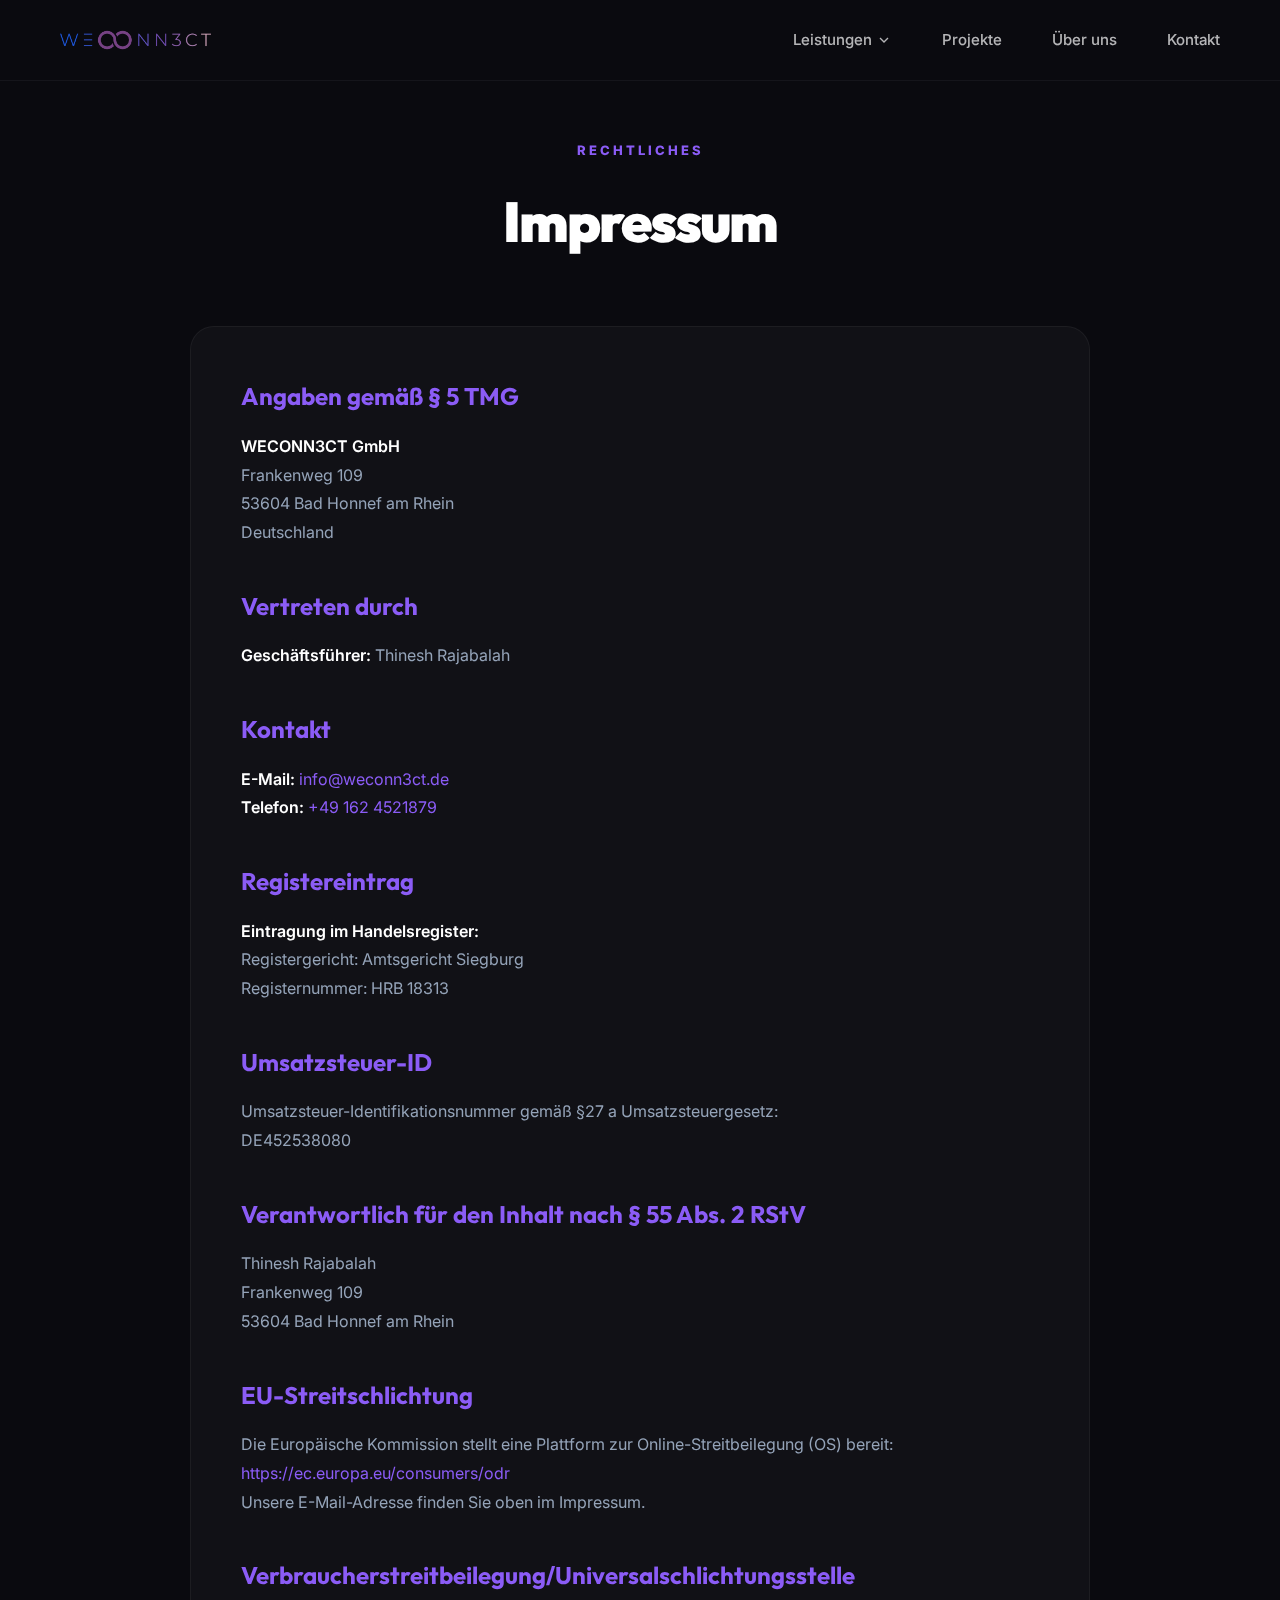
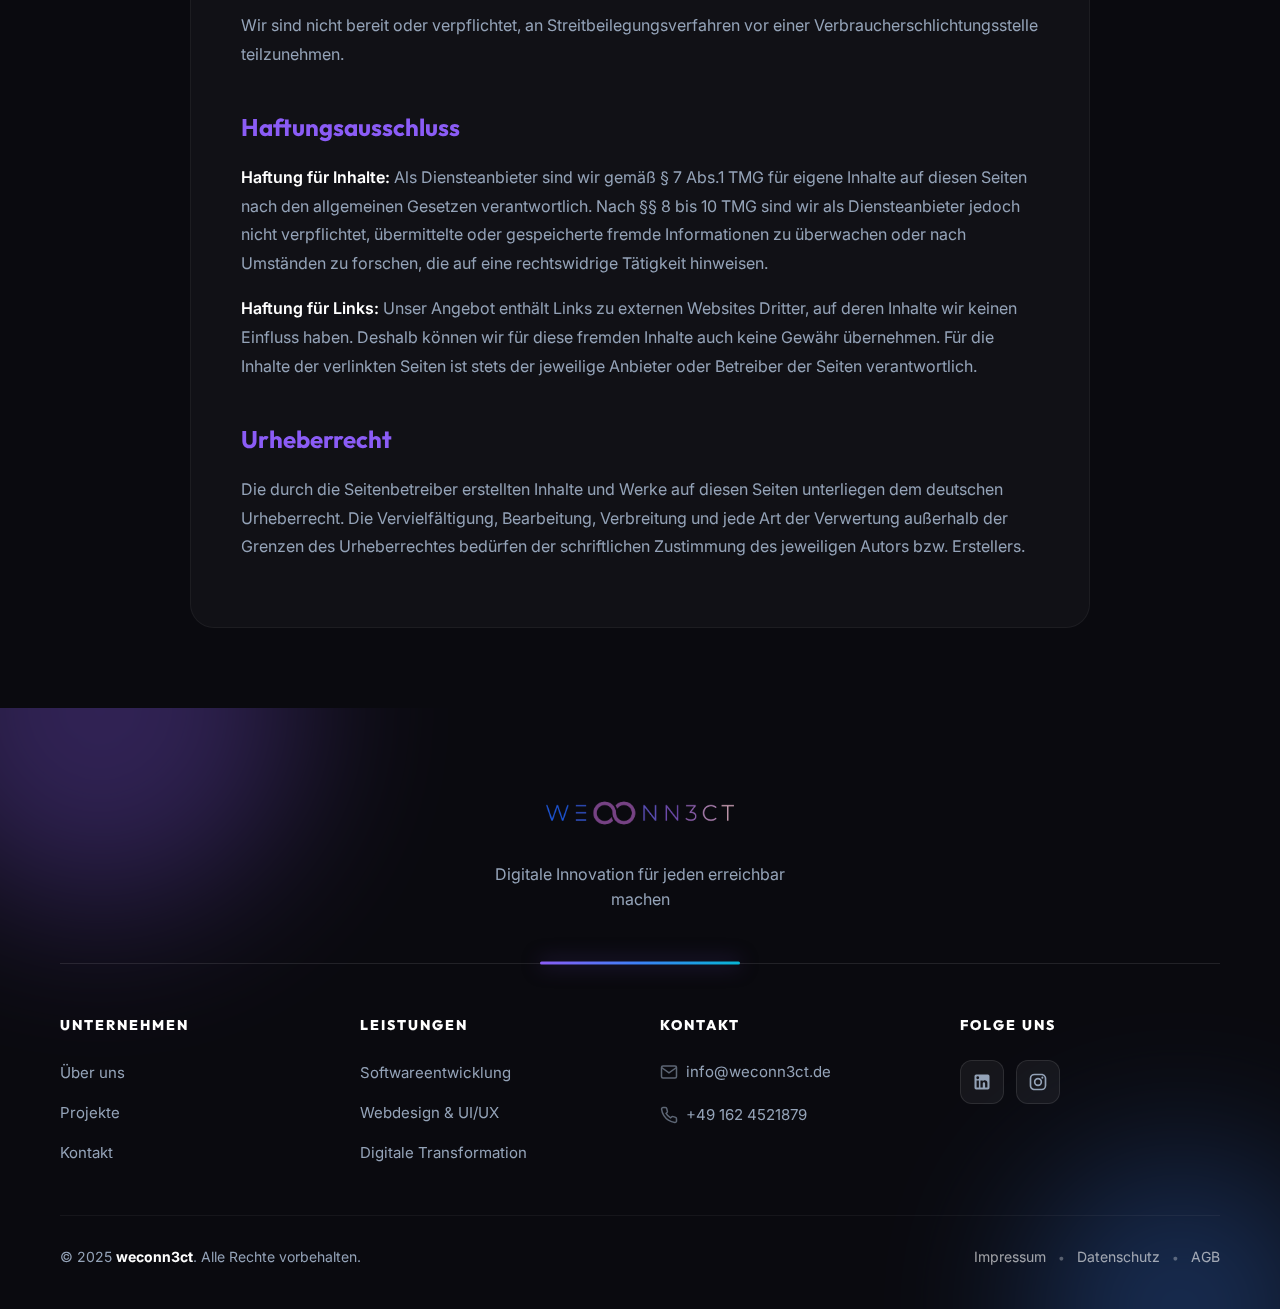
<file: impressum.html>
<!DOCTYPE html>
<html lang="de">
<head>
    <meta charset="UTF-8">
    <meta name="viewport" content="width=device-width, initial-scale=1.0">
    <meta name="description" content="Impressum - WECONN3CT GmbH - Rechtliche Informationen und Kontaktdaten">
    <title>Impressum - WECONN3CT</title>
    <link rel="preconnect" href="https://fonts.googleapis.com">
    <link rel="preconnect" href="https://fonts.gstatic.com" crossorigin>
    <link href="https://fonts.googleapis.com/css2?family=Outfit:wght@300;400;500;600;700;800;900&family=Inter:wght@400;500;600;700&display=swap" rel="stylesheet">

    <style>
        * { margin: 0; padding: 0; box-sizing: border-box; }

        :root {
            --primary: #0a0a0f;
            --primary-light: #1a1a2e;
            --secondary: #f8f9ff;
            --accent-purple: #8b5cf6;
            --accent-blue: #3b82f6;
            --accent-cyan: #06b6d4;
            --accent-pink: #ec4899;
            --text-light: #64748b;
            --text-lighter: #94a3b8;
            --gradient-primary: linear-gradient(135deg, #8b5cf6 0%, #3b82f6 50%, #06b6d4 100%);
            --gradient-glow: linear-gradient(135deg, #8b5cf6 0%, #ec4899 50%, #3b82f6 100%);
            --glass-bg: rgba(255, 255, 255, 0.03);
            --glass-border: rgba(255, 255, 255, 0.1);
        }

        html { scroll-behavior: smooth; }

        body {
            font-family: 'Inter', -apple-system, BlinkMacSystemFont, sans-serif;
            background: var(--primary);
            color: #ffffff;
            overflow-x: hidden;
            line-height: 1.6;
            -webkit-font-smoothing: antialiased;
        }

        /* ==================== NAVIGATION ==================== */
        nav {
            position: fixed;
            top: 0;
            left: 0;
            right: 0;
            z-index: 1000;
            padding: 20px 0;
            transition: all 0.5s cubic-bezier(0.4, 0, 0.2, 1);
            background: rgba(10, 10, 15, 0.9);
            backdrop-filter: blur(20px) saturate(180%);
            -webkit-backdrop-filter: blur(20px) saturate(180%);
            border-bottom: 1px solid rgba(255, 255, 255, 0.05);
        }

        .nav-container {
            max-width: 1400px;
            margin: 0 auto;
            padding: 0 60px;
            display: flex;
            justify-content: space-between;
            align-items: center;
        }

        .logo {
            font-family: 'Outfit', sans-serif;
            font-size: 28px;
            font-weight: 900;
            color: #fff;
            text-decoration: none;
            letter-spacing: -1px;
            transition: transform 0.3s ease;
        }

        .logo:hover { transform: scale(1.05); }

        .logo-img {
            height: 40px;
            width: auto;
            transition: transform 0.3s ease, filter 0.3s ease;
            display: block;
        }

        .logo:hover .logo-img {
            transform: scale(1.05);
            filter: brightness(1.2);
        }

        .nav-links {
            display: flex;
            gap: 50px;
            list-style: none;
            align-items: center;
        }

        .nav-links a {
            color: rgba(255, 255, 255, 0.7);
            text-decoration: none;
            font-size: 15px;
            font-weight: 500;
            transition: all 0.3s ease;
            position: relative;
            padding: 5px 0;
        }

        .nav-links a::before {
            content: '';
            position: absolute;
            bottom: 0;
            left: 0;
            width: 100%;
            height: 2px;
            background: var(--gradient-primary);
            transform: scaleX(0);
            transform-origin: right;
            transition: transform 0.4s cubic-bezier(0.4, 0, 0.2, 1);
        }

        .nav-links a:hover { color: #fff; }
        .nav-links a:hover::before { transform: scaleX(1); transform-origin: left; }

        .dropdown { position: relative; }
        .dropdown > a { display: flex; align-items: center; }
        .dropdown:hover > a svg { transform: rotate(180deg); }

        .dropdown-menu {
            position: absolute;
            top: calc(100% + 20px);
            left: -20px;
            background: rgba(10, 10, 15, 0.98);
            backdrop-filter: blur(20px);
            border: 1px solid rgba(255, 255, 255, 0.1);
            border-radius: 16px;
            padding: 16px;
            min-width: 320px;
            opacity: 0;
            visibility: hidden;
            transform: translateY(-10px);
            transition: all 0.3s cubic-bezier(0.4, 0, 0.2, 1);
            box-shadow: 0 20px 60px rgba(0, 0, 0, 0.3);
            z-index: 1001;
        }

        .dropdown:hover .dropdown-menu {
            opacity: 1;
            visibility: visible;
            transform: translateY(0);
        }

        .dropdown-item {
            display: block;
            padding: 16px 20px;
            color: white !important;
            text-decoration: none;
            border-radius: 12px;
            transition: all 0.3s ease;
            margin-bottom: 8px;
        }

        .dropdown-item:last-child { margin-bottom: 0; }
        .dropdown-item:hover { background: rgba(139, 92, 246, 0.1); transform: translateX(5px); }
        .dropdown-item::before { display: none !important; }
        .dropdown-item strong { display: block; font-size: 15px; font-weight: 600; margin-bottom: 4px; color: white; }
        .dropdown-item p { font-size: 13px; color: var(--text-lighter); margin: 0; line-height: 1.4; }

        .mobile-cta {
            display: none;
            background: var(--gradient-primary);
            color: white;
            padding: 10px 20px;
            border-radius: 50px;
            font-size: 14px;
            font-weight: 600;
            text-decoration: none;
        }

        .menu-toggle {
            display: none;
            flex-direction: column;
            gap: 6px;
            cursor: pointer;
            z-index: 1002;
        }

        .menu-toggle span {
            width: 28px;
            height: 2px;
            background: white;
            transition: all 0.3s ease;
        }

        /* ==================== LEGAL PAGE STYLES ==================== */
        .legal-page {
            min-height: 100vh;
            padding: 140px 60px 80px;
        }

        .legal-container {
            max-width: 900px;
            margin: 0 auto;
        }

        .legal-header {
            text-align: center;
            margin-bottom: 60px;
        }

        .legal-eyebrow {
            font-size: 13px;
            font-weight: 800;
            letter-spacing: 3px;
            color: var(--accent-purple);
            text-transform: uppercase;
            margin-bottom: 16px;
        }

        .legal-title {
            font-family: 'Outfit', sans-serif;
            font-size: clamp(36px, 5vw, 56px);
            font-weight: 900;
            letter-spacing: -2px;
            margin-bottom: 16px;
        }

        .legal-content {
            background: rgba(255, 255, 255, 0.03);
            border: 1px solid rgba(255, 255, 255, 0.05);
            border-radius: 24px;
            padding: 50px;
        }

        .legal-content h2 {
            font-family: 'Outfit', sans-serif;
            font-size: 24px;
            font-weight: 700;
            margin-top: 40px;
            margin-bottom: 16px;
            color: var(--accent-purple);
        }

        .legal-content h2:first-child { margin-top: 0; }

        .legal-content h3 {
            font-family: 'Outfit', sans-serif;
            font-size: 18px;
            font-weight: 600;
            margin-top: 24px;
            margin-bottom: 12px;
            color: #fff;
        }

        .legal-content p {
            margin-bottom: 16px;
            color: var(--text-lighter);
            font-size: 16px;
            line-height: 1.8;
        }

        .legal-content strong { color: #fff; font-weight: 600; }

        .legal-content a {
            color: var(--accent-purple);
            text-decoration: none;
            transition: color 0.3s ease;
        }

        .legal-content a:hover { color: var(--accent-blue); }

        /* ==================== PREMIUM FOOTER ==================== */
        .footer-modern {
            position: relative;
            background: var(--primary);
            padding: 80px 60px 40px;
            overflow: hidden;
        }

        .footer-orbs {
            position: absolute;
            top: 0;
            left: 0;
            right: 0;
            bottom: 0;
            pointer-events: none;
            overflow: hidden;
        }

        .footer-orb {
            position: absolute;
            border-radius: 50%;
            filter: blur(80px);
            opacity: 0.3;
        }

        .footer-orb-1 {
            width: 400px;
            height: 400px;
            background: var(--accent-purple);
            top: -200px;
            left: -100px;
            animation: float 8s ease-in-out infinite;
        }

        .footer-orb-2 {
            width: 300px;
            height: 300px;
            background: var(--accent-blue);
            bottom: -150px;
            right: -50px;
            animation: float 10s ease-in-out infinite reverse;
        }

        @keyframes float {
            0%, 100% { transform: translateY(0) rotate(0deg); }
            50% { transform: translateY(-20px) rotate(5deg); }
        }

        .footer-container {
            max-width: 1400px;
            margin: 0 auto;
            position: relative;
            z-index: 1;
        }

        .footer-top {
            text-align: center;
            margin-bottom: 50px;
        }

        .footer-brand-modern { display: inline-block; }

        .footer-logo-modern {
            height: 50px;
            width: auto;
            margin-bottom: 16px;
            transition: transform 0.3s ease;
        }

        .footer-logo-modern:hover { transform: scale(1.05); }

        .footer-tagline {
            color: var(--text-lighter);
            font-size: 16px;
            max-width: 300px;
            margin: 0 auto;
        }

        .footer-divider {
            position: relative;
            height: 1px;
            background: rgba(255, 255, 255, 0.1);
            margin-bottom: 50px;
        }

        .divider-glow {
            position: absolute;
            top: 50%;
            left: 50%;
            transform: translate(-50%, -50%);
            width: 200px;
            height: 3px;
            background: var(--gradient-primary);
            border-radius: 2px;
            box-shadow: 0 0 20px rgba(139, 92, 246, 0.5);
            animation: glow-pulse 3s ease-in-out infinite;
        }

        @keyframes glow-pulse {
            0%, 100% { opacity: 0.5; width: 200px; }
            50% { opacity: 1; width: 300px; }
        }

        .footer-main { margin-bottom: 50px; }

        .footer-grid-modern {
            display: grid;
            grid-template-columns: repeat(4, 1fr);
            gap: 40px;
        }

        .footer-col-title {
            font-family: 'Outfit', sans-serif;
            font-size: 14px;
            font-weight: 800;
            letter-spacing: 2px;
            text-transform: uppercase;
            color: #fff;
            margin-bottom: 24px;
        }

        .footer-links-modern {
            list-style: none;
            display: flex;
            flex-direction: column;
            gap: 14px;
        }

        .footer-links-modern a {
            color: var(--text-lighter);
            text-decoration: none;
            font-size: 15px;
            transition: all 0.3s ease;
            display: inline-flex;
            align-items: center;
            gap: 8px;
        }

        .footer-links-modern a:hover {
            color: #fff;
            transform: translateX(5px);
        }

        .footer-contact-link {
            display: flex;
            align-items: center;
            gap: 10px;
        }

        .footer-contact-link svg { opacity: 0.6; transition: opacity 0.3s ease; }
        .footer-contact-link:hover svg { opacity: 1; }

        .footer-social {
            display: flex;
            gap: 12px;
        }

        .social-icon-modern {
            width: 44px;
            height: 44px;
            border-radius: 12px;
            background: rgba(255, 255, 255, 0.05);
            border: 1px solid rgba(255, 255, 255, 0.1);
            display: flex;
            align-items: center;
            justify-content: center;
            color: var(--text-lighter);
            transition: all 0.3s ease;
        }

        .social-icon-modern:hover {
            background: var(--gradient-primary);
            border-color: transparent;
            color: white;
            transform: translateY(-3px);
        }

        .footer-bottom-modern {
            border-top: 1px solid rgba(255, 255, 255, 0.05);
            padding-top: 30px;
        }

        .footer-bottom-content {
            display: flex;
            justify-content: space-between;
            align-items: center;
            flex-wrap: wrap;
            gap: 20px;
        }

        .footer-copyright {
            color: var(--text-lighter);
            font-size: 14px;
        }

        .footer-copyright strong { color: #fff; }

        .footer-bottom-links {
            display: flex;
            align-items: center;
            gap: 12px;
        }

        .footer-bottom-links a {
            color: rgba(255, 255, 255, 0.6);
            text-decoration: none;
            font-size: 14px;
            transition: color 0.3s ease;
        }

        .footer-bottom-links a:hover { color: var(--accent-purple); }

        .footer-dot {
            color: rgba(255, 255, 255, 0.3);
            font-size: 12px;
        }

        .footer-made {
            color: var(--text-lighter);
            font-size: 14px;
        }

        .footer-heart {
            display: inline-block;
            animation: heartbeat 1.5s ease-in-out infinite;
        }

        @keyframes heartbeat {
            0%, 100% { transform: scale(1); }
            50% { transform: scale(1.2); }
        }

        /* ==================== RESPONSIVE ==================== */
        @media (max-width: 1200px) {
            .footer-grid-modern { grid-template-columns: repeat(2, 1fr); gap: 40px 60px; }
        }

        @media (max-width: 768px) {
            .nav-container { padding: 0 20px; }
            .nav-links {
                position: fixed;
                top: 0;
                left: 0;
                right: 0;
                bottom: 0;
                background: linear-gradient(135deg, #0a0a0f 0%, #12121a 50%, #0a0a0f 100%);
                flex-direction: column;
                justify-content: center;
                align-items: center;
                gap: 40px;
                opacity: 0;
                visibility: hidden;
                transform: translateX(100%);
                transition: all .4s cubic-bezier(.4,0,.2,1);
                z-index: 999;
                overflow: hidden;
            }
            .nav-links::before {
                content: '';
                position: absolute;
                top: -50%;
                left: -50%;
                width: 200%;
                height: 200%;
                background: radial-gradient(circle at 30% 20%, rgba(99,102,241,.08) 0%, transparent 50%),
                            radial-gradient(circle at 70% 80%, rgba(168,85,247,.08) 0%, transparent 50%);
                pointer-events: none;
            }
            .nav-links.active { opacity: 1; visibility: visible; transform: translateX(0); display: flex !important; touch-action: none; overscroll-behavior: contain; }
            body.menu-open { overflow: hidden !important; position: fixed !important; width: 100% !important; height: 100% !important; }
            .nav-links li { opacity: 0; transform: translateY(20px); transition: all .3s ease; }
            .nav-links.active li { opacity: 1; transform: translateY(0); }
            .nav-links.active li:nth-child(1) { transition-delay: .1s; }
            .nav-links.active li:nth-child(2) { transition-delay: .15s; }
            .nav-links.active li:nth-child(3) { transition-delay: .2s; }
            .nav-links.active li:nth-child(4) { transition-delay: .25s; }
            .nav-links.active li:nth-child(5) { transition-delay: .3s; }
            .nav-links.active li:nth-child(6) { transition-delay: .35s; }
            .nav-links a { font-size: 28px; font-weight: 700; letter-spacing: 1px; padding: 12px 30px; border-radius: 12px; transition: all .3s ease; position: relative; }
            .nav-links a:hover, .nav-links a:active { background: linear-gradient(135deg, rgba(99,102,241,.2), rgba(168,85,247,.2)); transform: scale(1.05); }
            .nav-links a::before { display: none; }
            .menu-toggle { display: flex; z-index: 1001; }
            .mobile-cta { display: none; }
            body { padding-bottom: 0; }
            .dropdown-menu {
                position: static;
                opacity: 1;
                visibility: visible;
                transform: none;
                background: transparent;
                border: none;
                box-shadow: none;
                min-width: auto;
                padding: 10px 0;
                display: flex;
                flex-direction: column;
                gap: 10px;
            }
            .dropdown-item { font-size: 16px; padding: 8px 20px; }
            .dropdown-item strong { font-size: 16px; }
            .dropdown-item p { display: none; }

            .legal-page { padding: 120px 20px 60px; }
            .legal-content { padding: 30px 20px; }
            .legal-content h2 { font-size: 20px; }

            .footer-modern { padding: 60px 20px 30px; }
            .footer-grid-modern { grid-template-columns: 1fr; gap: 40px; text-align: center; }
            .footer-links-modern { align-items: center; }
            .footer-social { justify-content: center; }
            .footer-bottom-content { flex-direction: column; text-align: center; }
            .footer-bottom-links { flex-wrap: wrap; justify-content: center; }
        }

        @media (max-width: 480px) {
            .legal-page { padding: 120px 16px 50px; }
            .legal-page h1 { font-size: 28px; }
            .legal-content { padding: 24px 16px; }
            .legal-content h2 { font-size: 18px; }
            .legal-content p, .legal-content li { font-size: 14px; }
            .footer-modern { padding: 50px 16px 24px; }
        }
    </style>
</head>
<body>
    <!-- Navigation -->
    <nav id="navbar">
        <div class="nav-container">
            <a href="index.html" class="logo">
                <img src="images/logo.png" alt="weconn3ct" class="logo-img">
            </a>
            <a href="kontakt.html" class="mobile-cta">Projekt starten</a>
            <ul class="nav-links" id="navLinks">
                <li class="dropdown">
                    <a href="leistungen.html">
                        Leistungen
                        <svg width="16" height="16" viewBox="0 0 24 24" fill="none" stroke="currentColor" stroke-width="2" style="margin-left: 4px; transition: transform 0.3s ease;">
                            <polyline points="6 9 12 15 18 9"></polyline>
                        </svg>
                    </a>
                    <div class="dropdown-menu">
                        <a href="softwareentwicklung.html" class="dropdown-item">
                            <div>
                                <strong>Softwareentwicklung</strong>
                                <p>Maßgeschneiderte Software-Lösungen</p>
                            </div>
                        </a>
                        <a href="webdesign.html" class="dropdown-item">
                            <div>
                                <strong>Webdesign</strong>
                                <p>Modernes UI/UX Design</p>
                            </div>
                        </a>
                        <a href="digitale-transformation.html" class="dropdown-item">
                            <div>
                                <strong>Digitale Transformation</strong>
                                <p>Prozessoptimierung & Innovation</p>
                            </div>
                        </a>
                    </div>
                </li>
                <li><a href="portfolio.html">Projekte</a></li>
                <li><a href="ueber-uns.html">Über uns</a></li>
                <li><a href="kontakt.html">Kontakt</a></li>
            </ul>
            <div class="menu-toggle" id="menuToggle">
                <span></span>
                <span></span>
                <span></span>
            </div>
        </div>
    </nav>

    <!-- Legal Page Content -->
    <div class="legal-page">
        <div class="legal-container">
            <div class="legal-header">
                <div class="legal-eyebrow">Rechtliches</div>
                <h1 class="legal-title">Impressum</h1>
            </div>

            <div class="legal-content">
                <h2>Angaben gemäß § 5 TMG</h2>
                <p>
                    <strong>WECONN3CT GmbH</strong><br>
                    Frankenweg 109<br>
                    53604 Bad Honnef am Rhein<br>
                    Deutschland
                </p>

                <h2>Vertreten durch</h2>
                <p>
                    <strong>Geschäftsführer:</strong> Thinesh Rajabalah
                </p>

                <h2>Kontakt</h2>
                <p>
                    <strong>E-Mail:</strong> <a href="mailto:info@weconn3ct.de">info@weconn3ct.de</a><br>
                    <strong>Telefon:</strong> <a href="tel:+491624521879">+49 162 4521879</a>
                </p>

                <h2>Registereintrag</h2>
                <p>
                    <strong>Eintragung im Handelsregister:</strong><br>
                    Registergericht: Amtsgericht Siegburg<br>
                    Registernummer: HRB 18313
                </p>

                <h2>Umsatzsteuer-ID</h2>
                <p>
                    Umsatzsteuer-Identifikationsnummer gemäß §27 a Umsatzsteuergesetz:<br>
                    DE452538080
                </p>

                <h2>Verantwortlich für den Inhalt nach § 55 Abs. 2 RStV</h2>
                <p>
                    Thinesh Rajabalah<br>
                    Frankenweg 109<br>
                    53604 Bad Honnef am Rhein
                </p>

                <h2>EU-Streitschlichtung</h2>
                <p>
                    Die Europäische Kommission stellt eine Plattform zur Online-Streitbeilegung (OS) bereit:<br>
                    <a href="https://ec.europa.eu/consumers/odr" target="_blank" rel="noopener">https://ec.europa.eu/consumers/odr</a><br>
                    Unsere E-Mail-Adresse finden Sie oben im Impressum.
                </p>

                <h2>Verbraucherstreitbeilegung/Universalschlichtungsstelle</h2>
                <p>
                    Wir sind nicht bereit oder verpflichtet, an Streitbeilegungsverfahren vor einer Verbraucherschlichtungsstelle teilzunehmen.
                </p>

                <h2>Haftungsausschluss</h2>
                <p>
                    <strong>Haftung für Inhalte:</strong> Als Diensteanbieter sind wir gemäß § 7 Abs.1 TMG für eigene Inhalte auf diesen Seiten nach den allgemeinen Gesetzen verantwortlich. Nach §§ 8 bis 10 TMG sind wir als Diensteanbieter jedoch nicht verpflichtet, übermittelte oder gespeicherte fremde Informationen zu überwachen oder nach Umständen zu forschen, die auf eine rechtswidrige Tätigkeit hinweisen.
                </p>
                <p>
                    <strong>Haftung für Links:</strong> Unser Angebot enthält Links zu externen Websites Dritter, auf deren Inhalte wir keinen Einfluss haben. Deshalb können wir für diese fremden Inhalte auch keine Gewähr übernehmen. Für die Inhalte der verlinkten Seiten ist stets der jeweilige Anbieter oder Betreiber der Seiten verantwortlich.
                </p>

                <h2>Urheberrecht</h2>
                <p>
                    Die durch die Seitenbetreiber erstellten Inhalte und Werke auf diesen Seiten unterliegen dem deutschen Urheberrecht. Die Vervielfältigung, Bearbeitung, Verbreitung und jede Art der Verwertung außerhalb der Grenzen des Urheberrechtes bedürfen der schriftlichen Zustimmung des jeweiligen Autors bzw. Erstellers.
                </p>
            </div>
        </div>
    </div>

    <!-- Footer -->
    <footer class="footer-modern">
        <div class="footer-orbs">
            <div class="footer-orb footer-orb-1"></div>
            <div class="footer-orb footer-orb-2"></div>
        </div>

        <div class="footer-container">
            <div class="footer-top">
                <div class="footer-brand-modern">
                    <img src="images/logo.png" alt="WECONN3CT Logo" class="footer-logo-modern">
                    <p class="footer-tagline">Digitale Innovation für jeden erreichbar machen</p>
                </div>
            </div>

            <div class="footer-divider">
                <div class="divider-glow"></div>
            </div>

            <div class="footer-main">
                <div class="footer-grid-modern">
                    <div class="footer-col">
                        <h4 class="footer-col-title">Unternehmen</h4>
                        <ul class="footer-links-modern">
                            <li><a href="ueber-uns.html">Über uns</a></li>
                            <li><a href="portfolio.html">Projekte</a></li>
                            <li><a href="kontakt.html">Kontakt</a></li>
                        </ul>
                    </div>

                    <div class="footer-col">
                        <h4 class="footer-col-title">Leistungen</h4>
                        <ul class="footer-links-modern">
                            <li><a href="softwareentwicklung.html">Softwareentwicklung</a></li>
                            <li><a href="webdesign.html">Webdesign & UI/UX</a></li>
                            <li><a href="digitale-transformation.html">Digitale Transformation</a></li>
                        </ul>
                    </div>

                    <div class="footer-col">
                        <h4 class="footer-col-title">Kontakt</h4>
                        <ul class="footer-links-modern">
                            <li>
                                <a href="mailto:info@weconn3ct.de" class="footer-contact-link">
                                    <svg width="18" height="18" viewBox="0 0 24 24" fill="none" stroke="currentColor" stroke-width="2">
                                        <path d="M4 4h16c1.1 0 2 .9 2 2v12c0 1.1-.9 2-2 2H4c-1.1 0-2-.9-2-2V6c0-1.1.9-2 2-2z"></path>
                                        <polyline points="22,6 12,13 2,6"></polyline>
                                    </svg>
                                    info@weconn3ct.de
                                </a>
                            </li>
                            <li>
                                <a href="tel:+491624521879" class="footer-contact-link">
                                    <svg width="18" height="18" viewBox="0 0 24 24" fill="none" stroke="currentColor" stroke-width="2">
                                        <path d="M22 16.92v3a2 2 0 0 1-2.18 2 19.79 19.79 0 0 1-8.63-3.07 19.5 19.5 0 0 1-6-6 19.79 19.79 0 0 1-3.07-8.67A2 2 0 0 1 4.11 2h3a2 2 0 0 1 2 1.72 12.84 12.84 0 0 0 .7 2.81 2 2 0 0 1-.45 2.11L8.09 9.91a16 16 0 0 0 6 6l1.27-1.27a2 2 0 0 1 2.11-.45 12.84 12.84 0 0 0 2.81.7A2 2 0 0 1 22 16.92z"></path>
                                    </svg>
                                    +49 162 4521879
                                </a>
                            </li>
                        </ul>
                    </div>

                    <div class="footer-col">
                        <h4 class="footer-col-title">Folge uns</h4>
                        <div class="footer-social">
                            <a href="https://de.linkedin.com/company/weconn3ct" target="_blank" rel="noopener" class="social-icon-modern" aria-label="LinkedIn">
                                <svg width="20" height="20" viewBox="0 0 24 24" fill="currentColor">
                                    <path d="M19 3a2 2 0 0 1 2 2v14a2 2 0 0 1-2 2H5a2 2 0 0 1-2-2V5a2 2 0 0 1 2-2h14m-.5 15.5v-5.3a3.26 3.26 0 0 0-3.26-3.26c-.85 0-1.84.52-2.32 1.3v-1.11h-2.79v8.37h2.79v-4.93c0-.77.62-1.4 1.39-1.4a1.4 1.4 0 0 1 1.4 1.4v4.93h2.79M6.88 8.56a1.68 1.68 0 0 0 1.68-1.68c0-.93-.75-1.69-1.68-1.69a1.69 1.69 0 0 0-1.69 1.69c0 .93.76 1.68 1.69 1.68m1.39 9.94v-8.37H5.5v8.37h2.77z"/>
                                </svg>
                            </a>
                            <a href="https://www.instagram.com/weconn3ct_gmbh/" target="_blank" rel="noopener" class="social-icon-modern" aria-label="Instagram">
                                <svg width="20" height="20" viewBox="0 0 24 24" fill="currentColor">
                                    <path d="M7.8 2h8.4C19.4 2 22 4.6 22 7.8v8.4a5.8 5.8 0 0 1-5.8 5.8H7.8C4.6 22 2 19.4 2 16.2V7.8A5.8 5.8 0 0 1 7.8 2m-.2 2A3.6 3.6 0 0 0 4 7.6v8.8C4 18.39 5.61 20 7.6 20h8.8a3.6 3.6 0 0 0 3.6-3.6V7.6C20 5.61 18.39 4 16.4 4H7.6m9.65 1.5a1.25 1.25 0 0 1 1.25 1.25A1.25 1.25 0 0 1 17.25 8 1.25 1.25 0 0 1 16 6.75a1.25 1.25 0 0 1 1.25-1.25M12 7a5 5 0 0 1 5 5 5 5 0 0 1-5 5 5 5 0 0 1-5-5 5 5 0 0 1 5-5m0 2a3 3 0 0 0-3 3 3 3 0 0 0 3 3 3 3 0 0 0 3-3 3 3 0 0 0-3-3z"/>
                                </svg>
                            </a>
                        </div>
                    </div>
                </div>
            </div>

            <div class="footer-bottom-modern">
                <div class="footer-bottom-content">
                    <p class="footer-copyright">
                        &copy; 2025 <strong>weconn3ct</strong>. Alle Rechte vorbehalten.
                    </p>
                    <div class="footer-bottom-links">
                        <a href="impressum.html">Impressum</a>
                        <span class="footer-dot">•</span>
                        <a href="datenschutz.html">Datenschutz</a>
                        <span class="footer-dot">•</span>
                        <a href="agb.html">AGB</a>
                    </div>
                </div>
            </div>
        </div>
    </footer>

    <script>
        // Mobile Menu Toggle
        const menuToggle = document.getElementById('menuToggle');
        const navLinks = document.getElementById('navLinks');
        if (menuToggle && navLinks) {
            menuToggle.addEventListener('click', () => {
                menuToggle.classList.toggle('active');
                navLinks.classList.toggle('active');
                document.body.classList.toggle('menu-open');
            });
            navLinks.querySelectorAll('a').forEach(link => {
                link.addEventListener('click', () => {
                    menuToggle.classList.remove('active');
                    navLinks.classList.remove('active');
                    document.body.classList.remove('menu-open');
                });
            });
        }
    </script>
</body>
</html>
</file>
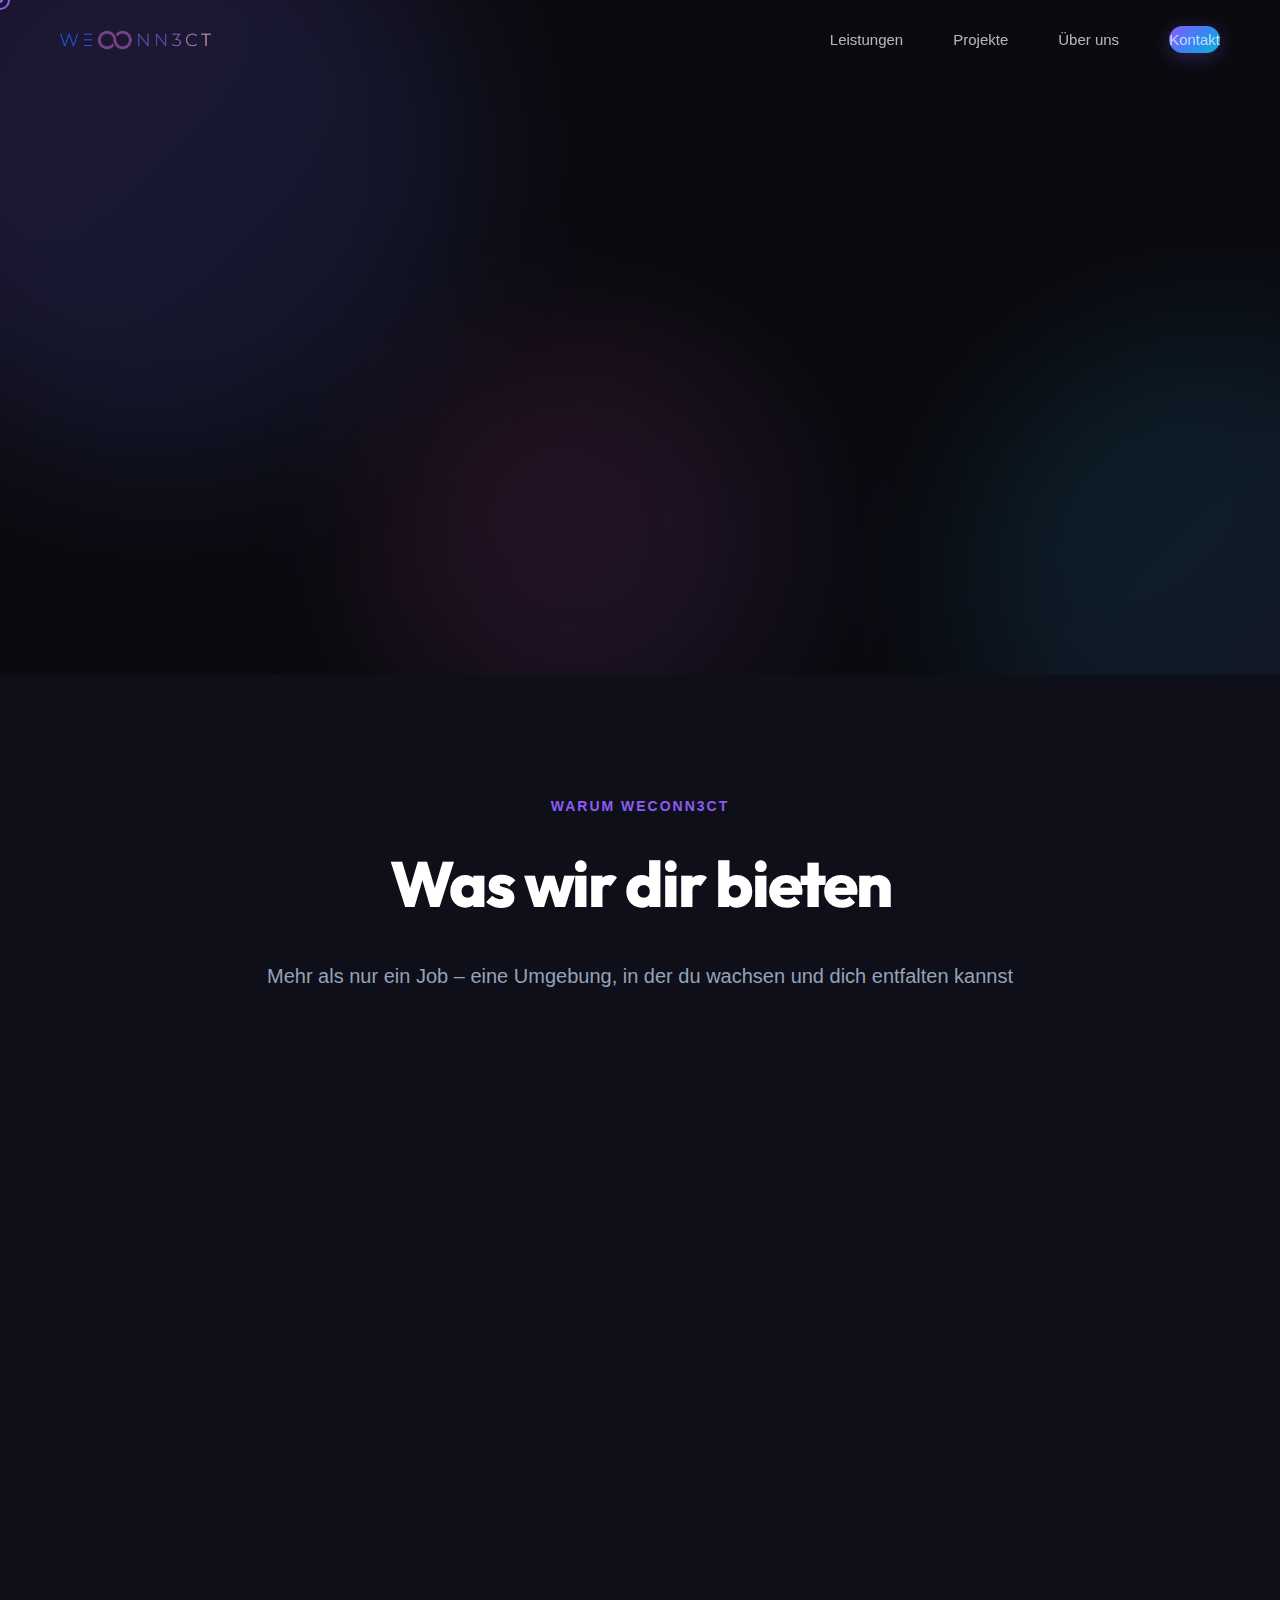
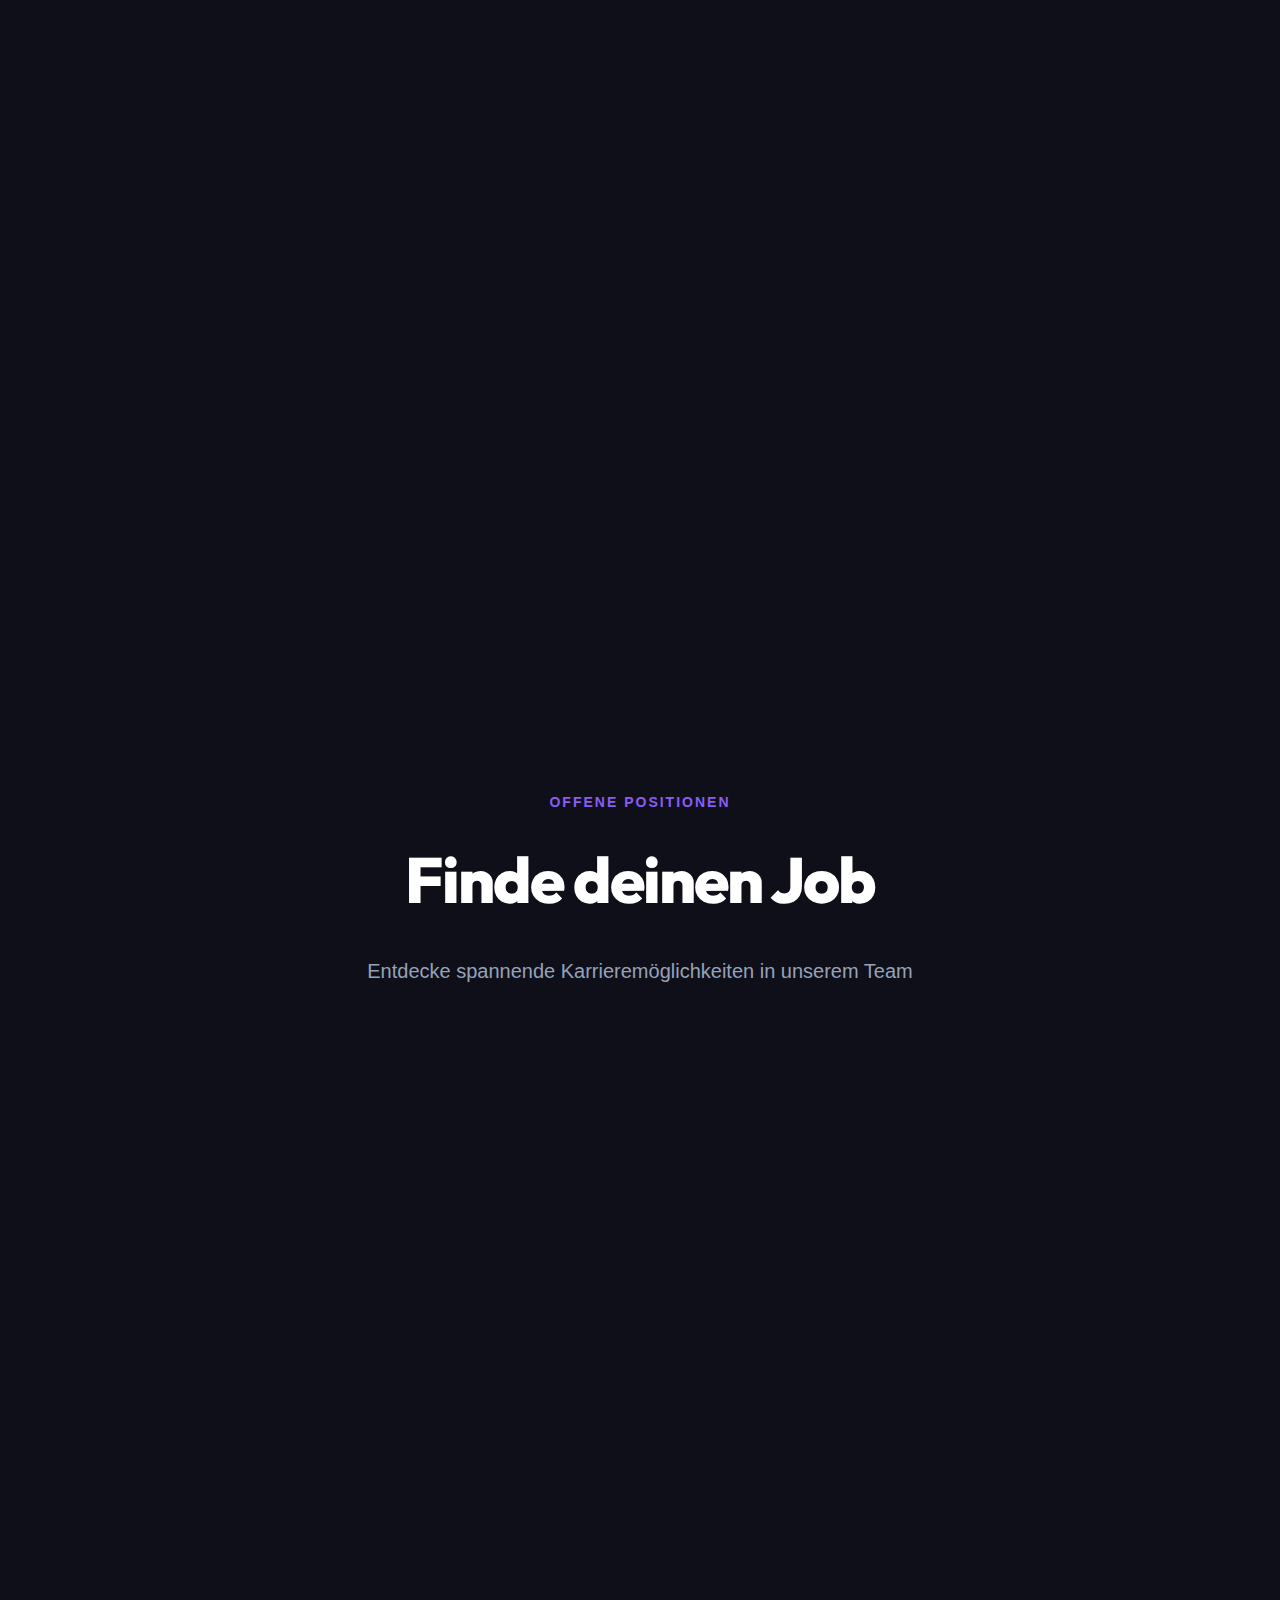
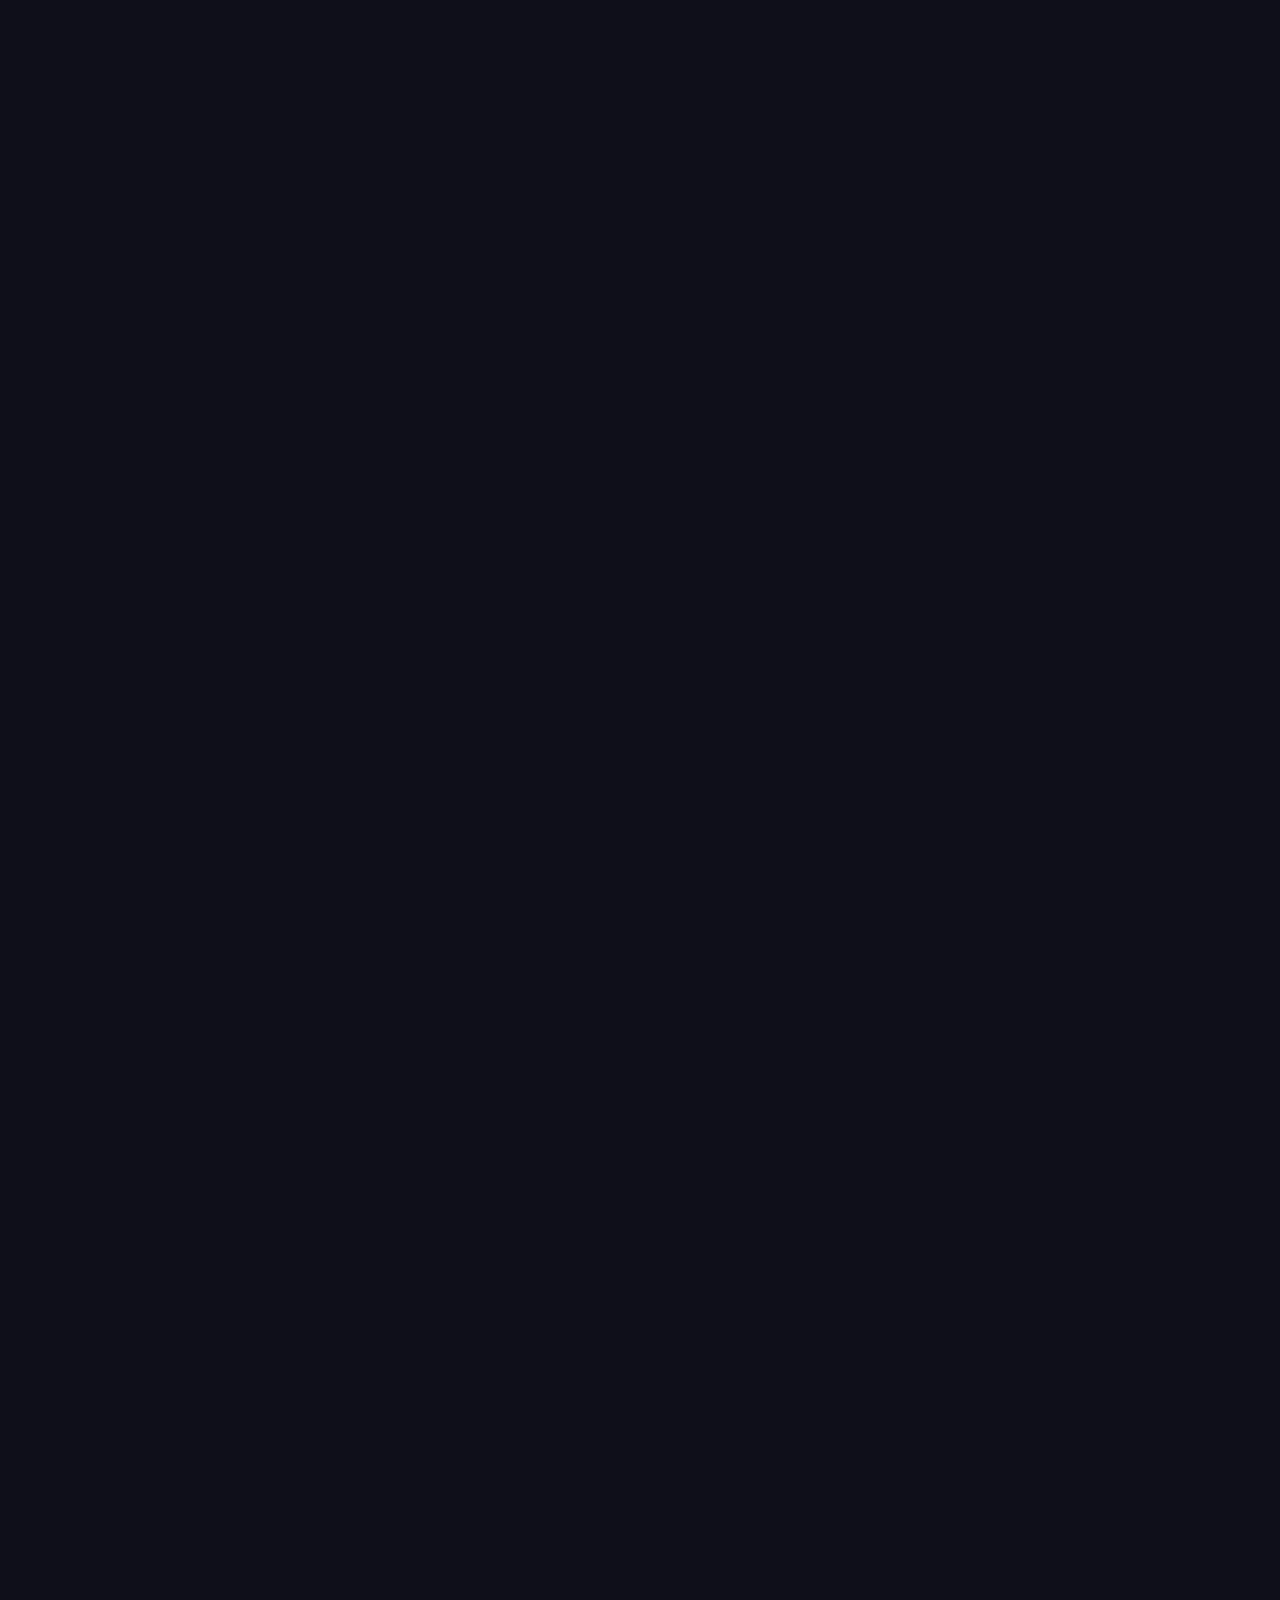
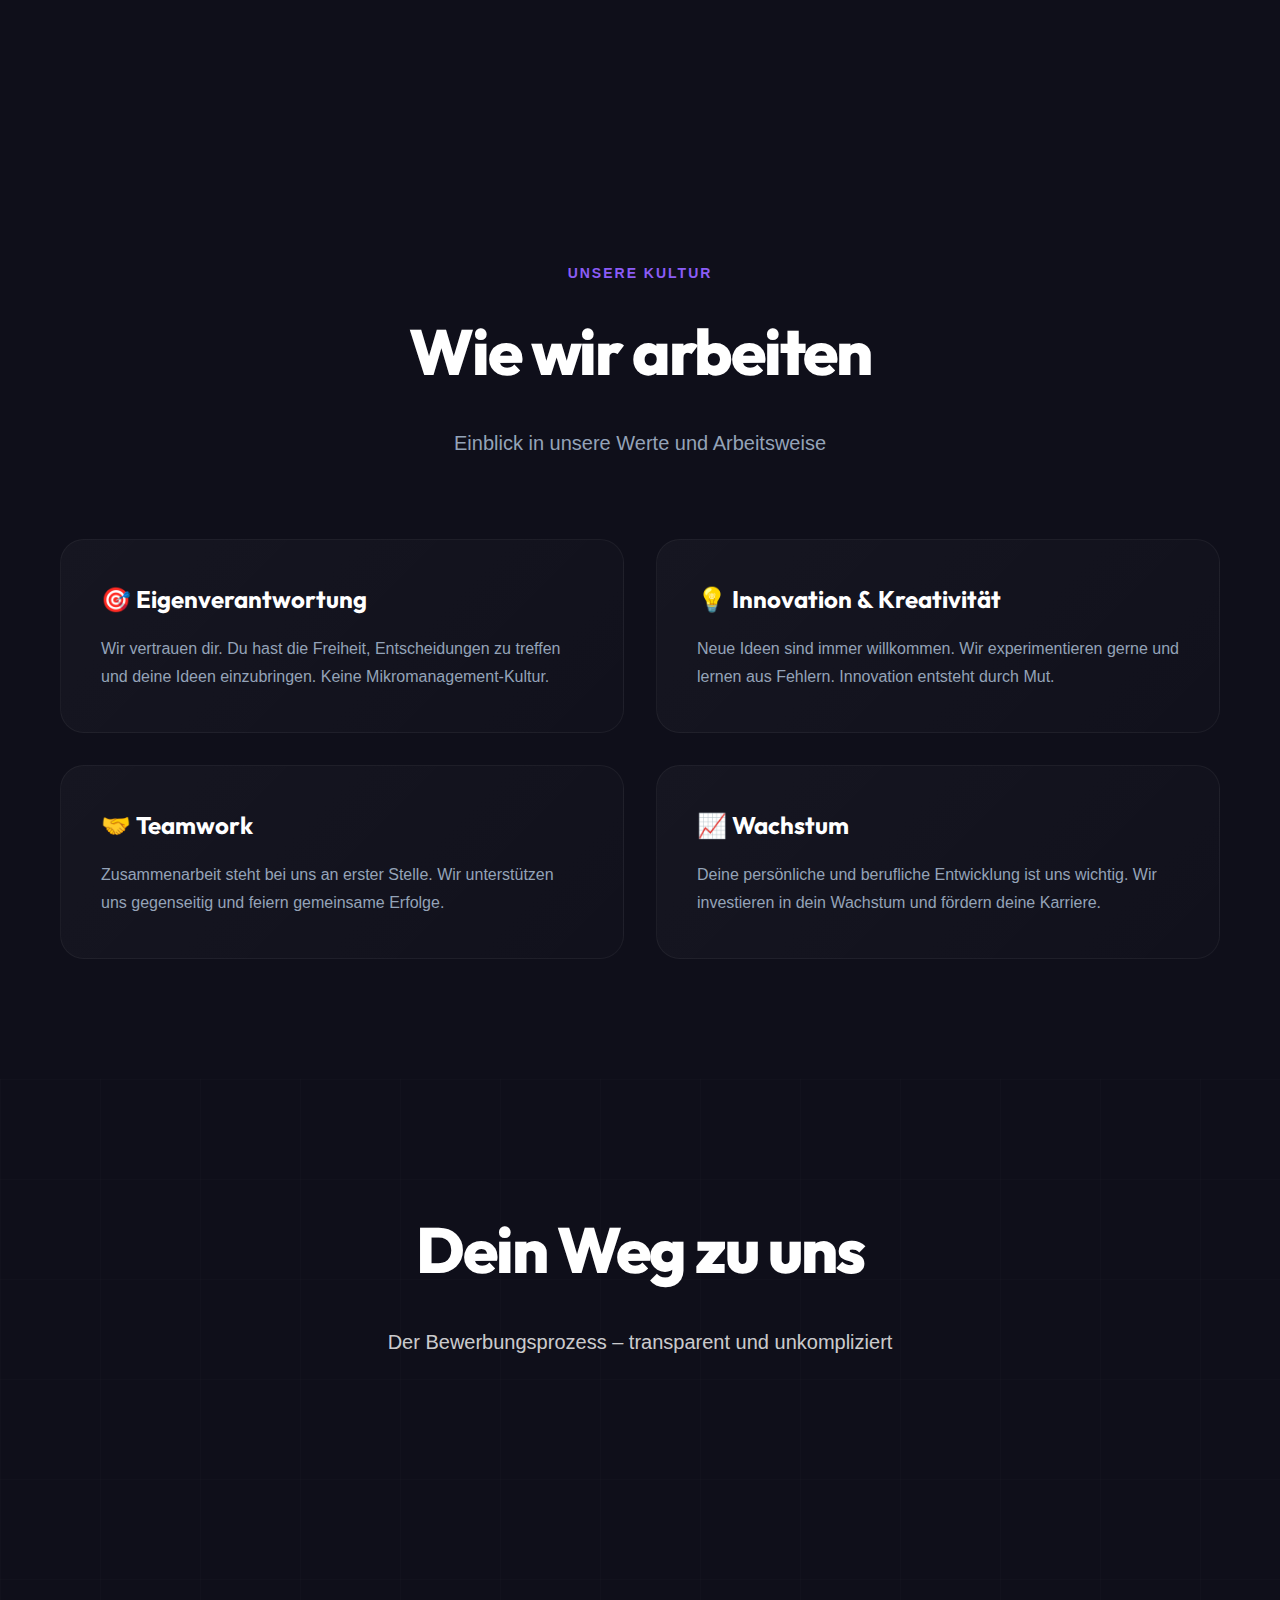
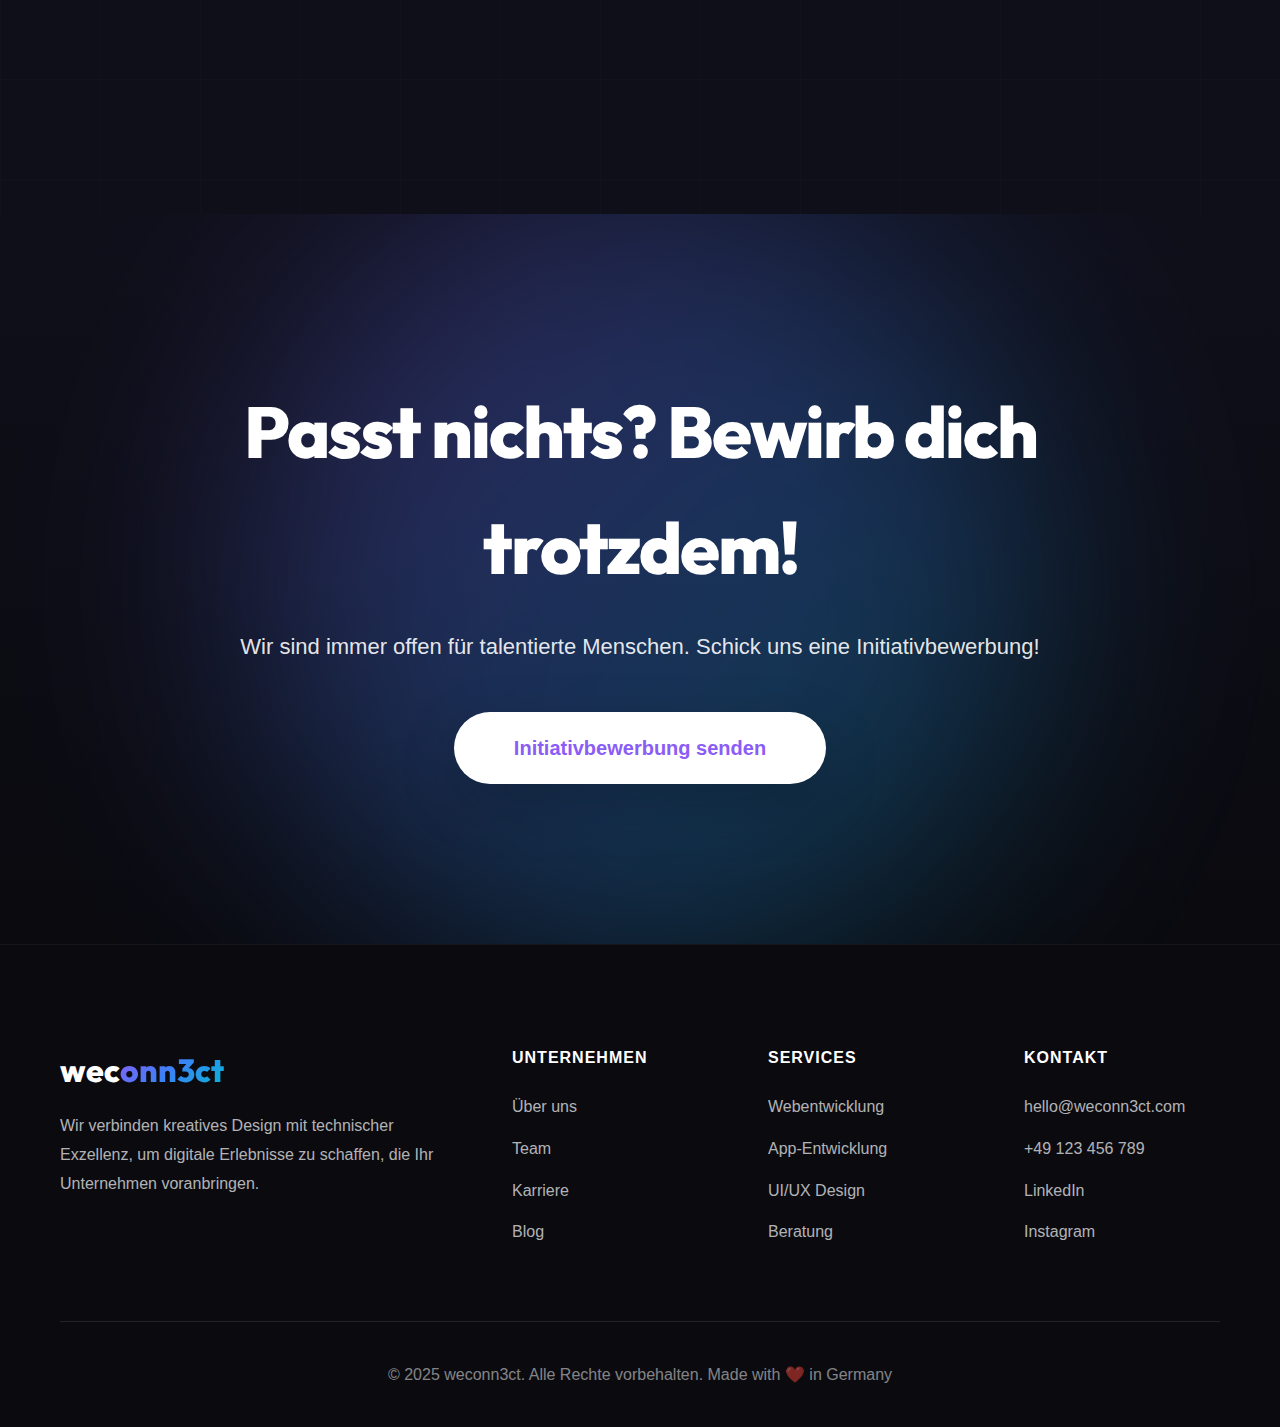
<file: karriere.html>
<!DOCTYPE html>
<html lang="de">
<head>
    <meta charset="UTF-8">
    <meta name="viewport" content="width=device-width, initial-scale=1.0">
    <title>Karriere | weconn3ct</title>
    <link rel="preconnect" href="https://fonts.googleapis.com">
    <link rel="preconnect" href="https://fonts.gstatic.com" crossorigin>
    <link href="https://fonts.googleapis.com/css2?family=Outfit:wght@300;400;500;600;700;800&family=DM+Sans:wght@400;500;700&display=swap" rel="stylesheet">
    
    <style>
        * { margin:0; padding:0; box-sizing:border-box; }
        :root { --primary:#0a0a0f; --primary-light:#1a1a2e; --secondary:#0f0f1a; --accent-purple:#8b5cf6; --accent-blue:#3b82f6; --accent-green:#10b981; --accent-orange:#f97316; --text-lighter:#94a3b8; --gradient-primary:linear-gradient(135deg,#8b5cf6 0%,#3b82f6 50%,#06b6d4 100%); --gradient-purple: linear-gradient(135deg, #a78bfa 0%, #8b5cf6 100%); --gradient-blue: linear-gradient(135deg, #60a5fa 0%, #3b82f6 100%); }
        body { font-family:'Inter', -apple-system, BlinkMacSystemFont, sans-serif; background: var(--primary); color:#fff; overflow-x:hidden; line-height:1.6; -webkit-font-smoothing: antialiased; }
        /* Loader */
        .loader{position:fixed;top:0;left:0;width:100%;height:100%;background:var(--primary);display:flex;align-items:center;justify-content:center;z-index:9999;transition:opacity .6s ease,visibility .6s ease}
        .loader.hidden{opacity:0;visibility:hidden;pointer-events:none}
        .loader-content{text-align:center}
        .loader-logo-img{height:60px;width:auto;animation:pulse 1.5s ease-in-out infinite;margin-bottom:10px}
        .loader-logo-img[src=""],.loader-logo-img:not([src]){display:none}
        .loader-logo-img::after{content:'weconn3ct';font-family:'Outfit',sans-serif;font-size:48px;font-weight:900;background:var(--gradient-primary);-webkit-background-clip:text;-webkit-text-fill-color:transparent;background-clip:text}
        .loader-bar{width:200px;height:3px;background:rgba(255,255,255,.1);border-radius:10px;margin-top:30px;overflow:hidden}
        .loader-progress{height:100%;background:var(--gradient-primary);border-radius:10px;animation:loading 1.5s ease-in-out forwards}
        @keyframes loading{0%{width:0%}100%{width:100%}}
        @keyframes pulse{0%,100%{opacity:1}50%{opacity:.5}}
        /* Cursor */
        .cursor{width:20px;height:20px;border:2px solid var(--accent-purple);border-radius:50%;position:fixed;pointer-events:none;z-index:9998;transition:transform .15s ease,width .3s ease,height .3s ease,border-color .3s ease;transform:translate(-50%,-50%)}
        .cursor.hover{width:50px;height:50px;border-color:var(--accent-cyan);background:rgba(139,92,246,.1)}
        .cursor-dot{width:6px;height:6px;background:var(--accent-purple);border-radius:50%;position:fixed;pointer-events:none;z-index:9999;transform:translate(-50%,-50%)}
 
        /* Navigation */
        nav { position:fixed; top:0; left:0; right:0; z-index:1000; padding:20px 0; transition: all .5s cubic-bezier(.4,0,.2,1); }
        nav.scrolled { background: rgba(10,10,15,.9); backdrop-filter: blur(20px) saturate(180%); border-bottom:1px solid rgba(255,255,255,.05); padding:15px 0; }
 
        .nav-container { max-width:1400px; margin:0 auto; padding:0 60px; display:flex; justify-content:space-between; align-items:center; }
 
        .logo-img{height:40px;width:auto;display:block;transition:transform .3s ease,filter .3s ease}
        .logo:hover .logo-img{transform:scale(1.05);filter:brightness(1.2)}
 
        .nav-links { display:flex; gap:50px; list-style:none; align-items:center; }
 
        .nav-links a { color: rgba(255,255,255,.7); text-decoration:none; font-size:15px; font-weight:500; position:relative; padding:5px 0; }
        .nav-links a::before{content:'';position:absolute;bottom:0;left:0;width:100%;height:2px;background:var(--gradient-primary);transform:scaleX(0);transform-origin:right;transition:transform .4s cubic-bezier(.4,0,.2,1)}
        .nav-links a:hover{color:#fff}
        .nav-links a:hover::before,.nav-links a.active::before{transform:scaleX(1);transform-origin:left}
 
        .cta-button {
            background: var(--gradient-primary);
            color: white;
            padding: 10px 24px;
            border-radius: 50px;
            text-decoration: none;
            font-weight: 600;
            transition: all 0.3s ease;
            box-shadow: 0 4px 20px rgba(139, 92, 246, 0.3);
        }

        .cta-button:hover {
            transform: translateY(-2px);
            box-shadow: 0 6px 30px rgba(139, 92, 246, 0.5);
        }

        /* Page Header */
        .page-header { padding:160px 60px 100px; position:relative; overflow:hidden; text-align:center; }
        .hero-orbs{position:absolute;inset:0;overflow:hidden;pointer-events:none}
        .orb{position:absolute;border-radius:50%;filter:blur(80px);opacity:.5;animation:float 20s ease-in-out infinite}
        .orb-1{width:600px;height:600px;background:linear-gradient(135deg,rgba(139,92,246,.4),rgba(59,130,246,.2));top:-20%;left:-10%}
        .orb-2{width:500px;height:500px;background:linear-gradient(135deg,rgba(6,182,212,.3),rgba(139,92,246,.2));top:50%;right:-15%;animation-delay:-5s}
        .orb-3{width:400px;height:400px;background:linear-gradient(135deg,rgba(236,72,153,.3),rgba(139,92,246,.2));bottom:-10%;left:30%;animation-delay:-10s}
        @keyframes float{0%,100%{transform:translate(0,0) scale(1)}25%{transform:translate(50px,-50px) scale(1.1)}50%{transform:translate(0,50px) scale(.95)}75%{transform:translate(-50px,-25px) scale(1.05)}}
 
        .page-header-content {
            max-width: 900px;
            margin: 0 auto;
            position: relative;
            z-index: 1;
        }

        .page-badge {
            display: inline-block;
            padding: 8px 20px;
            background: rgba(139, 92, 246, 0.1);
            border: 1px solid rgba(139, 92, 246, 0.2);
            border-radius: 50px;
            font-size: 13px;
            font-weight: 700;
            text-transform: uppercase;
            letter-spacing: 1.5px;
            color: var(--accent-purple);
            margin-bottom: 24px;
            opacity: 0;
            animation: fadeInUp 0.8s ease 0.2s forwards;
        }

        .page-title {
            font-family: 'Outfit', sans-serif;
            font-size: clamp(48px, 7vw, 80px);
            font-weight: 800;
            letter-spacing: -3px;
            margin-bottom: 24px;
            opacity: 0;
            animation: fadeInUp 0.8s ease 0.4s forwards;
        }

        .page-title .gradient-text {
            background: var(--gradient-primary);
            -webkit-background-clip: text;
            -webkit-text-fill-color: transparent;
            background-clip: text;
        }

        .page-subtitle { font-size:20px; color: var(--text-lighter); line-height:1.8; opacity:0; animation: fadeInUp .8s ease .6s forwards; }

        /* Benefits Section */
        .benefits-section { padding:120px 60px; background:#0f0f1a; }

        .benefits-container {
            max-width: 1200px;
            margin: 0 auto;
        }

        .section-header {
            text-align: center;
            margin-bottom: 80px;
        }

        .section-eyebrow {
            font-size: 14px;
            font-weight: 700;
            text-transform: uppercase;
            letter-spacing: 2px;
            color: var(--accent-purple);
            margin-bottom: 16px;
        }

        .section-title {
            font-family: 'Outfit', sans-serif;
            font-size: clamp(40px, 5vw, 64px);
            font-weight: 800;
            letter-spacing: -2px;
            margin-bottom: 24px;
        }

        .section-description {
            font-size: 20px;
            color: var(--text-lighter);
        }

        .benefits-grid {
            display: grid;
            grid-template-columns: repeat(auto-fit, minmax(300px, 1fr));
            gap: 40px;
        }

        .benefit-card { background: linear-gradient(135deg, rgba(255,255,255,0.03), rgba(255,255,255,0.01)); border:1px solid rgba(255,255,255,0.05); padding:48px 40px; border-radius:24px; transition: all .5s ease; opacity:0; transform: translateY(30px); }

        .benefit-card.show {
            opacity: 1;
            transform: translateY(0);
        }

        .benefit-card:hover {
            transform: translateY(-10px);
            box-shadow: 0 30px 80px rgba(0, 0, 0, 0.1);
        }

        .benefit-icon {
            width: 70px;
            height: 70px;
            background: white;
            border-radius: 18px;
            display: flex;
            align-items: center;
            justify-content: center;
            font-size: 36px;
            margin-bottom: 24px;
            box-shadow: 0 10px 30px rgba(0, 0, 0, 0.05);
        }

        .benefit-card h3 {
            font-family: 'Outfit', sans-serif;
            font-size: 24px;
            font-weight: 700;
            margin-bottom: 12px;
        }

        .benefit-card p { color: var(--text-lighter); line-height:1.7; }

        /* Jobs Section */
        .jobs-section { padding:120px 60px; background:#0f0f1a; }

        .jobs-container {
            max-width: 1000px;
            margin: 0 auto;
        }

        .job-card { background: linear-gradient(135deg, rgba(255,255,255,0.03), rgba(255,255,255,0.01)); border:1px solid rgba(255,255,255,0.05); padding:48px; border-radius:24px; margin-bottom:32px; transition: all .5s ease; opacity:0; transform: translateX(-30px); }

        .job-card.show {
            opacity: 1;
            transform: translateX(0);
        }

        .job-card:hover {
            transform: translateX(10px);
            box-shadow: 0 30px 80px rgba(0, 0, 0, 0.12);
        }

        .job-header {
            display: flex;
            justify-content: space-between;
            align-items: flex-start;
            margin-bottom: 24px;
            flex-wrap: wrap;
            gap: 20px;
        }

        .job-title-area h3 {
            font-family: 'Outfit', sans-serif;
            font-size: 28px;
            font-weight: 800;
            margin-bottom: 12px;
        }

        .job-meta {
            display: flex;
            gap: 16px;
            flex-wrap: wrap;
        }

        .job-badge {
            padding: 6px 16px;
            background: rgba(139, 92, 246, 0.1);
            color: var(--accent-purple);
            border-radius: 50px;
            font-size: 13px;
            font-weight: 700;
        }

        .job-description { color: var(--text-lighter); line-height:1.8; margin-bottom:24px; }

        .job-requirements {
            margin-bottom: 32px;
        }

        .job-requirements h4 {
            font-size: 16px;
            font-weight: 700;
            margin-bottom: 16px;
        }

        .job-requirements ul {
            list-style: none;
            display: grid;
            grid-template-columns: repeat(auto-fill, minmax(250px, 1fr));
            gap: 12px;
        }

        .job-requirements li {
            display: flex;
            align-items: center;
            gap: 12px;
            color: var(--text-lighter);
        }

        .job-requirements li::before {
            content: '✓';
            width: 24px;
            height: 24px;
            background: var(--gradient-primary);
            border-radius: 50%;
            display: flex;
            align-items: center;
            justify-content: center;
            color: white;
            font-weight: 700;
            flex-shrink: 0;
        }

        .job-apply-button {
            display: inline-flex;
            align-items: center;
            gap: 12px;
            padding: 16px 40px;
            background: var(--gradient-primary);
            color: white;
            text-decoration: none;
            border-radius: 50px;
            font-weight: 600;
            transition: all 0.3s ease;
            box-shadow: 0 10px 30px rgba(139, 92, 246, 0.3);
        }

        .job-apply-button:hover {
            transform: translateY(-3px);
            box-shadow: 0 15px 40px rgba(139, 92, 246, 0.4);
        }

        /* Culture Section */
        .culture-section { padding:120px 60px; background:#0f0f1a; }

        .culture-container {
            max-width: 1200px;
            margin: 0 auto;
        }

        .culture-grid {
            display: grid;
            grid-template-columns: repeat(2, 1fr);
            gap: 32px;
            margin-top: 60px;
        }

        .culture-card { background: linear-gradient(135deg, rgba(255,255,255,0.03), rgba(255,255,255,0.01)); border:1px solid rgba(255,255,255,0.05); padding:40px; border-radius:24px; transition: all .5s ease; }

        .culture-card:hover {
            transform: translateY(-5px);
            box-shadow: 0 20px 60px rgba(0, 0, 0, 0.08);
        }

        .culture-card h3 {
            font-family: 'Outfit', sans-serif;
            font-size: 24px;
            font-weight: 700;
            margin-bottom: 16px;
            display: flex;
            align-items: center;
            gap: 12px;
        }

        .culture-card p {
            color: var(--text-lighter);
            line-height: 1.8;
        }

        /* Application Process */
        .process-section { padding:120px 60px; background:#0f0f1a; color:#fff; position:relative; overflow:hidden; }

        .process-section::before {
            content: '';
            position: absolute;
            top: 0;
            left: 0;
            right: 0;
            bottom: 0;
            background: url('data:image/svg+xml,<svg width="100" height="100" xmlns="http://www.w3.org/2000/svg"><defs><pattern id="grid" width="100" height="100" patternUnits="userSpaceOnUse"><path d="M 100 0 L 0 0 0 100" fill="none" stroke="rgba(255,255,255,0.02)" stroke-width="1"/></pattern></defs><rect width="100" height="100" fill="url(%23grid)"/></svg>');
        }

        .process-container {
            max-width: 1200px;
            margin: 0 auto;
            position: relative;
            z-index: 1;
        }

        .process-header {
            text-align: center;
            margin-bottom: 80px;
        }

        .process-header h2 {
            font-family: 'Outfit', sans-serif;
            font-size: clamp(40px, 5vw, 64px);
            font-weight: 800;
            letter-spacing: -2px;
            margin-bottom: 24px;
        }

        .process-header p {
            font-size: 20px;
            color: rgba(255, 255, 255, 0.8);
        }

        .process-steps {
            display: grid;
            grid-template-columns: repeat(auto-fit, minmax(250px, 1fr));
            gap: 40px;
        }

        .process-step {
            text-align: center;
            opacity: 0;
        }

        .step-number {
            width: 80px;
            height: 80px;
            background: var(--gradient-primary);
            border-radius: 50%;
            display: flex;
            align-items: center;
            justify-content: center;
            font-family: 'Outfit', sans-serif;
            font-size: 32px;
            font-weight: 800;
            margin: 0 auto 24px;
            box-shadow: 0 20px 60px rgba(139, 92, 246, 0.4);
        }

        .process-step h3 {
            font-size: 20px;
            font-weight: 700;
            margin-bottom: 12px;
        }

        .process-step p {
            color: rgba(255, 255, 255, 0.8);
            line-height: 1.7;
        }

        /* CTA Section */
        .cta-section { padding:160px 60px; background: linear-gradient(180deg,#0f0f1a 0%, var(--primary) 100%); text-align:center; position:relative; overflow:hidden; }
        .cta-orb{position:absolute;width:800px;height:800px;border-radius:50%;filter:blur(120px);opacity:.3;background:var(--gradient-primary);top:50%;left:50%;transform:translate(-50%,-50%)}

        .cta-content {
            max-width: 800px;
            margin: 0 auto;
            position: relative;
            z-index: 1;
        }

        .cta-content h2 {
            font-family: 'Outfit', sans-serif;
            font-size: clamp(40px, 6vw, 72px);
            font-weight: 800;
            color: white;
            margin-bottom: 24px;
            letter-spacing: -2px;
        }

        .cta-content p {
            font-size: 22px;
            color: rgba(255, 255, 255, 0.9);
            margin-bottom: 48px;
        }

        .cta-button-large {
            display: inline-block;
            padding: 20px 60px;
            background: white;
            color: var(--accent-purple);
            border-radius: 50px;
            font-size: 20px;
            font-weight: 700;
            text-decoration: none;
            transition: all 0.3s ease;
            box-shadow: 0 20px 60px rgba(0, 0, 0, 0.2);
        }

        .cta-button-large:hover {
            transform: translateY(-5px) scale(1.05);
            box-shadow: 0 30px 80px rgba(0, 0, 0, 0.3);
        }

        /* Footer */
        footer { background: var(--primary); color:#fff; padding:100px 60px 40px; border-top:1px solid rgba(255,255,255,.05); }

        .footer-content {
            max-width: 1200px;
            margin: 0 auto;
        }

        .footer-grid {
            display: grid;
            grid-template-columns: 2fr 1fr 1fr 1fr;
            gap: 60px;
            margin-bottom: 60px;
        }

        .footer-brand h3 {
            font-family: 'Outfit', sans-serif;
            font-size: 32px;
            font-weight: 800;
            margin-bottom: 16px;
        }

        .footer-brand h3 span {
            background: var(--gradient-primary);
            -webkit-background-clip: text;
            -webkit-text-fill-color: transparent;
            background-clip: text;
        }

        .footer-brand p {
            color: rgba(255, 255, 255, 0.7);
            line-height: 1.8;
        }

        .footer-column h4 {
            font-size: 16px;
            font-weight: 700;
            margin-bottom: 24px;
            text-transform: uppercase;
            letter-spacing: 1px;
        }

        .footer-links {
            list-style: none;
        }

        .footer-links li {
            margin-bottom: 16px;
        }

        .footer-links a {
            color: rgba(255, 255, 255, 0.7);
            text-decoration: none;
            transition: color 0.3s ease;
        }

        .footer-links a:hover {
            color: white;
        }

        .footer-bottom {
            padding-top: 40px;
            border-top: 1px solid rgba(255, 255, 255, 0.1);
            text-align: center;
            color: rgba(255, 255, 255, 0.5);
        }

        /* Animations */
        @keyframes fadeInUp {
            from {
                opacity: 0;
                transform: translateY(30px);
            }
            to {
                opacity: 1;
                transform: translateY(0);
            }
        }

        /* Responsive */
        @media (max-width: 968px) {
            .nav-links {
                gap: 20px;
            }

            .logo img {
                height: 32px;
            }

            .benefits-grid,
            .culture-grid,
            .process-steps,
            .footer-grid {
                grid-template-columns: 1fr;
            }

            .job-header {
                flex-direction: column;
            }
        }
        /* ==================== BOTTOM NAVIGATION (Mobile) ==================== */
        .bottom-nav { display:none; position:fixed; bottom:0; left:0; right:0; background:rgba(10,10,15,.95); backdrop-filter:blur(20px) saturate(180%); -webkit-backdrop-filter:blur(20px) saturate(180%); border-top:1px solid rgba(255,255,255,.1); padding:8px 0; padding-bottom:calc(8px + env(safe-area-inset-bottom)); z-index:1000; justify-content:space-around; align-items:center; }
        .bottom-nav-item { display:flex; flex-direction:column; align-items:center; gap:4px; padding:8px 16px; color:var(--text-lighter); text-decoration:none; font-size:11px; font-weight:600; transition:all .3s ease; position:relative; }
        .bottom-nav-item svg { width:24px; height:24px; transition:all .3s ease; }
        .bottom-nav-item:hover, .bottom-nav-item.active { color:#fff; }
        .bottom-nav-item.active svg { stroke:var(--accent-purple); filter:drop-shadow(0 0 8px rgba(139,92,246,.5)); }
        .bottom-nav-item.active::before { content:''; position:absolute; top:0; left:50%; transform:translateX(-50%); width:40px; height:3px; background:var(--gradient-primary); border-radius:0 0 4px 4px; }
        @media (max-width:768px){ .bottom-nav{display:flex;} .nav-links{display:none !important;} .nav-container{padding:0 20px;} nav{padding:12px 0 !important;} .logo-img{height:32px;} body{padding-bottom:80px;} footer{padding-bottom:100px;} .mobile-cta{display:flex; position:fixed; top:12px; right:20px; background:var(--gradient-primary); color:#fff; padding:10px 20px; border-radius:50px; font-size:13px; font-weight:600; text-decoration:none; z-index:1001; box-shadow:0 4px 20px rgba(139,92,246,.4);} }
        @media (min-width:769px){ .mobile-cta{display:none;} }
    </style>
</head>
<body>
    <!-- Loader -->
    <div class="loader" id="loader">
        <div class="loader-content">
            <img src="images/logo.png" alt="weconn3ct" class="loader-logo-img">
            <div class="loader-bar"><div class="loader-progress"></div></div>
        </div>
    </div>
    <!-- Custom Cursor -->
    <div class="cursor" id="cursor"></div>
    <div class="cursor-dot" id="cursorDot"></div>
    <!-- Navigation -->
    <nav>
        <div class="nav-container">
            <a href="index.html" class="logo"><img src="images/logo.png" alt="WECONN3CT Logo" class="logo-img"></a>
            <a href="kontakt.html" class="mobile-cta">Projekt starten</a>
            <ul class="nav-links">
                <li><a href="leistungen.html">Leistungen</a></li>
                <li><a href="portfolio.html">Projekte</a></li>
                <li><a href="ueber-uns.html">Über uns</a></li>
                <li><a href="kontakt.html" class="cta-button">Kontakt</a></li>
            </ul>
        </div>
    </nav>

    <!-- Page Header -->
    <section class="page-header">
        <div class="hero-orbs">
            <div class="orb orb-1"></div>
            <div class="orb orb-2"></div>
            <div class="orb orb-3"></div>
        </div>
        <div class="page-header-content">
            <div class="page-badge">🚀 JOIN OUR TEAM</div>
            <h1 class="page-title">
                Werde Teil von<br>
                <span class="gradient-text">etwas Großem</span>
            </h1>
            <p class="page-subtitle">
                Gestalte mit uns die digitale Zukunft. Wir suchen kreative Köpfe,<br>
                die mit Leidenschaft Außergewöhnliches schaffen wollen
            </p>
        </div>
    </section>

    <!-- Benefits Section -->
    <section class="benefits-section">
        <div class="benefits-container">
            <div class="section-header">
                <div class="section-eyebrow">WARUM WECONN3CT</div>
                <h2 class="section-title">Was wir dir bieten</h2>
                <p class="section-description">
                    Mehr als nur ein Job – eine Umgebung, in der du wachsen und dich entfalten kannst
                </p>
            </div>

            <div class="benefits-grid">
                <div class="benefit-card">
                    <div class="benefit-icon">💰</div>
                    <h3>Attraktives Gehalt</h3>
                    <p>Faire Bezahlung, die deine Expertise widerspiegelt, plus Performance-Boni und regelmäßige Gehaltsreviews.</p>
                </div>

                <div class="benefit-card">
                    <div class="benefit-icon">🏡</div>
                    <h3>Flexible Arbeitszeiten</h3>
                    <p>Remote-First Kultur mit flexiblen Arbeitszeiten. Work-Life-Balance ist uns wichtig – du entscheidest, wo du am produktivsten bist.</p>
                </div>

                <div class="benefit-card">
                    <div class="benefit-icon">📚</div>
                    <h3>Weiterbildung</h3>
                    <p>Großzügiges Weiterbildungsbudget für Kurse, Konferenzen und Zertifizierungen. Wachse mit uns!</p>
                </div>

                <div class="benefit-card">
                    <div class="benefit-icon">🎯</div>
                    <h3>Spannende Projekte</h3>
                    <p>Arbeite an innovativen Projekten für diverse Kunden – von Start-ups bis zu etablierten Unternehmen.</p>
                </div>

                <div class="benefit-card">
                    <div class="benefit-icon">🛠️</div>
                    <h3>Neueste Technologie</h3>
                    <p>Top Equipment und Zugang zu den neuesten Tools und Technologien. Wir investieren in dein Setup.</p>
                </div>

                <div class="benefit-card">
                    <div class="benefit-icon">🤝</div>
                    <h3>Tolles Team</h3>
                    <p>Arbeite mit einem motivierten, talentierten Team in einer Kultur der Zusammenarbeit und des Respekts.</p>
                </div>

                <div class="benefit-card">
                    <div class="benefit-icon">🌴</div>
                    <h3>30 Tage Urlaub</h3>
                    <p>Großzügige Urlaubsregelung plus zusätzliche freie Tage an Weihnachten und Neujahr.</p>
                </div>

                <div class="benefit-card">
                    <div class="benefit-icon">🎉</div>
                    <h3>Team Events</h3>
                    <p>Regelmäßige Team-Events, Workshops und After-Work-Sessions für den perfekten Team-Spirit.</p>
                </div>
            </div>
        </div>
    </section>

    <!-- Jobs Section -->
    <section class="jobs-section">
        <div class="jobs-container">
            <div class="section-header">
                <div class="section-eyebrow">OFFENE POSITIONEN</div>
                <h2 class="section-title">Finde deinen Job</h2>
                <p class="section-description">
                    Entdecke spannende Karrieremöglichkeiten in unserem Team
                </p>
            </div>

            <!-- Job 1 -->
            <div class="job-card">
                <div class="job-header">
                    <div class="job-title-area">
                        <h3>Senior Frontend Developer (m/w/d)</h3>
                        <div class="job-meta">
                            <span class="job-badge">💼 Vollzeit</span>
                            <span class="job-badge">🏡 Remote</span>
                            <span class="job-badge">💰 60-80k</span>
                        </div>
                    </div>
                </div>
                <p class="job-description">
                    Wir suchen einen erfahrenen Frontend Developer, der mit React, Next.js und modernen Technologien beeindruckende User Interfaces entwickelt. Du bist perfektionist, liebst sauberen Code und hast ein Auge für Design.
                </p>
                <div class="job-requirements">
                    <h4>Was du mitbringst:</h4>
                    <ul>
                        <li>5+ Jahre Erfahrung mit React/Next.js</li>
                        <li>Expertise in TypeScript & moderne JS</li>
                        <li>Performance-Optimierung & SEO</li>
                        <li>UI/UX-Verständnis</li>
                        <li>Git & Agile Workflows</li>
                        <li>Fließende Deutsch- & Englischkenntnisse</li>
                    </ul>
                </div>
                <a href="kontakt.html" class="job-apply-button">Jetzt bewerben →</a>
            </div>

            <!-- Job 2 -->
            <div class="job-card">
                <div class="job-header">
                    <div class="job-title-area">
                        <h3>UX/UI Designer (m/w/d)</h3>
                        <div class="job-meta">
                            <span class="job-badge">💼 Vollzeit</span>
                            <span class="job-badge">🏡 Remote/Hybrid</span>
                            <span class="job-badge">💰 50-70k</span>
                        </div>
                    </div>
                </div>
                <p class="job-description">
                    Als UX/UI Designer gestaltest du intuitive und visuell beeindruckende Interfaces. Du arbeitest eng mit Kunden und Entwicklern zusammen, um digitale Erlebnisse zu schaffen, die begeistern.
                </p>
                <div class="job-requirements">
                    <h4>Was du mitbringst:</h4>
                    <ul>
                        <li>3+ Jahre Erfahrung im UX/UI Design</li>
                        <li>Expertise in Figma & Design-Tools</li>
                        <li>Prototyping & User Research</li>
                        <li>Design Systems</li>
                        <li>Portfolio mit starken Cases</li>
                        <li>Kommunikationsstärke</li>
                    </ul>
                </div>
                <a href="kontakt.html" class="job-apply-button">Jetzt bewerben →</a>
            </div>

            <!-- Job 3 -->
            <div class="job-card">
                <div class="job-header">
                    <div class="job-title-area">
                        <h3>Full-Stack Developer (m/w/d)</h3>
                        <div class="job-meta">
                            <span class="job-badge">💼 Vollzeit</span>
                            <span class="job-badge">🏡 Remote</span>
                            <span class="job-badge">💰 55-75k</span>
                        </div>
                    </div>
                </div>
                <p class="job-description">
                    Du bist Frontend und Backend gleichermaßen zu Hause? Perfekt! Wir suchen einen Allrounder, der komplexe Web-Anwendungen von A bis Z entwickeln kann.
                </p>
                <div class="job-requirements">
                    <h4>Was du mitbringst:</h4>
                    <ul>
                        <li>4+ Jahre Full-Stack Entwicklung</li>
                        <li>React/Vue + Node.js/Python</li>
                        <li>Datenbanken (SQL & NoSQL)</li>
                        <li>RESTful APIs & GraphQL</li>
                        <li>Cloud Services (AWS/Azure)</li>
                        <li>DevOps Grundkenntnisse</li>
                    </ul>
                </div>
                <a href="kontakt.html" class="job-apply-button">Jetzt bewerben →</a>
            </div>

            <!-- Job 4 -->
            <div class="job-card">
                <div class="job-header">
                    <div class="job-title-area">
                        <h3>Werkstudent:in Marketing (m/w/d)</h3>
                        <div class="job-meta">
                            <span class="job-badge">⏱️ Teilzeit (15-20h)</span>
                            <span class="job-badge">🏡 Hybrid</span>
                            <span class="job-badge">💰 16-20€/h</span>
                        </div>
                    </div>
                </div>
                <p class="job-description">
                    Studierst du Marketing, Kommunikation oder ähnliches? Unterstütze uns bei Social Media, Content Creation und Marketing-Kampagnen – und sammle wertvolle Praxiserfahrung!
                </p>
                <div class="job-requirements">
                    <h4>Was du mitbringst:</h4>
                    <ul>
                        <li>Eingeschriebene:r Student:in</li>
                        <li>Social Media Affinität</li>
                        <li>Content Creation Skills</li>
                        <li>Kreativität & Ideenreichtum</li>
                        <li>Selbstständige Arbeitsweise</li>
                        <li>Gutes Deutsch & Englisch</li>
                    </ul>
                </div>
                <a href="kontakt.html" class="job-apply-button">Jetzt bewerben →</a>
            </div>
        </div>
    </section>

    <!-- Culture Section -->
    <section class="culture-section">
        <div class="culture-container">
            <div class="section-header">
                <div class="section-eyebrow">UNSERE KULTUR</div>
                <h2 class="section-title">Wie wir arbeiten</h2>
                <p class="section-description">
                    Einblick in unsere Werte und Arbeitsweise
                </p>
            </div>

            <div class="culture-grid">
                <div class="culture-card">
                    <h3>🎯 Eigenverantwortung</h3>
                    <p>
                        Wir vertrauen dir. Du hast die Freiheit, Entscheidungen zu treffen und deine Ideen einzubringen. Keine Mikromanagement-Kultur.
                    </p>
                </div>

                <div class="culture-card">
                    <h3>💡 Innovation & Kreativität</h3>
                    <p>
                        Neue Ideen sind immer willkommen. Wir experimentieren gerne und lernen aus Fehlern. Innovation entsteht durch Mut.
                    </p>
                </div>

                <div class="culture-card">
                    <h3>🤝 Teamwork</h3>
                    <p>
                        Zusammenarbeit steht bei uns an erster Stelle. Wir unterstützen uns gegenseitig und feiern gemeinsame Erfolge.
                    </p>
                </div>

                <div class="culture-card">
                    <h3>📈 Wachstum</h3>
                    <p>
                        Deine persönliche und berufliche Entwicklung ist uns wichtig. Wir investieren in dein Wachstum und fördern deine Karriere.
                    </p>
                </div>
            </div>
        </div>
    </section>

    <!-- Process Section -->
    <section class="process-section">
        <div class="process-container">
            <div class="process-header">
                <h2>Dein Weg zu uns</h2>
                <p>Der Bewerbungsprozess – transparent und unkompliziert</p>
            </div>

            <div class="process-steps">
                <div class="process-step">
                    <div class="step-number">1</div>
                    <h3>Bewerbung</h3>
                    <p>Schick uns deinen Lebenslauf und ein kurzes Anschreiben. Portfolio-Links sind immer willkommen!</p>
                </div>

                <div class="process-step">
                    <div class="step-number">2</div>
                    <h3>Kennenlernen</h3>
                    <p>Video-Call zum gegenseitigen Kennenlernen. Wir plaudern über dich, deine Erfahrung und Erwartungen.</p>
                </div>

                <div class="process-step">
                    <div class="step-number">3</div>
                    <h3>Tech-Interview</h3>
                    <p>Technisches Gespräch mit dem Team. Bei manchen Rollen gibt es eine kleine Aufgabe – nichts Übertriebenes!</p>
                </div>

                <div class="process-step">
                    <div class="step-number">4</div>
                    <h3>Welcome!</h3>
                    <p>Angebot, Vertragsdetails und los geht's! Wir freuen uns, dich im Team zu haben.</p>
                </div>
            </div>
        </div>
    </section>

    <!-- CTA Section -->
    <section class="cta-section">
        <div class="cta-orb"></div>
        <div class="cta-content">
            <h2>Passt nichts? Bewirb dich trotzdem!</h2>
            <p>Wir sind immer offen für talentierte Menschen. Schick uns eine Initiativbewerbung!</p>
            <a href="kontakt.html" class="cta-button-large">Initiativbewerbung senden</a>
        </div>
    </section>

    <!-- Footer -->
    <footer>
        <div class="footer-content">
            <div class="footer-grid">
                <div class="footer-brand">
                    <h3>wec<span>onn3ct</span></h3>
                    <p>Wir verbinden kreatives Design mit technischer Exzellenz, um digitale Erlebnisse zu schaffen, die Ihr Unternehmen voranbringen.</p>
                </div>
                <div class="footer-column">
                    <h4>Unternehmen</h4>
                    <ul class="footer-links">
                        <li><a href="ueber-uns.html">Über uns</a></li>
                        <li><a href="ueber-uns.html#team">Team</a></li>
                        <li><a href="karriere.html">Karriere</a></li>
                        <li><a href="blog.html">Blog</a></li>
                    </ul>
                </div>
                <div class="footer-column">
                    <h4>Services</h4>
                    <ul class="footer-links">
                        <li><a href="leistungen.html">Webentwicklung</a></li>
                        <li><a href="leistungen.html">App-Entwicklung</a></li>
                        <li><a href="leistungen.html">UI/UX Design</a></li>
                        <li><a href="leistungen.html">Beratung</a></li>
                    </ul>
                </div>
                <div class="footer-column">
                    <h4>Kontakt</h4>
                    <ul class="footer-links">
                        <li><a href="mailto:hello@weconn3ct.com">hello@weconn3ct.com</a></li>
                        <li><a href="tel:+49123456789">+49 123 456 789</a></li>
                        <li><a href="#">LinkedIn</a></li>
                        <li><a href="#">Instagram</a></li>
                    </ul>
                </div>
            </div>
            <div class="footer-bottom">
                <p>&copy; 2025 weconn3ct. Alle Rechte vorbehalten. Made with ❤️ in Germany</p>
            </div>
        </div>
    </footer>
    <!-- Bottom Navigation (Mobile) -->
    <nav class="bottom-nav" id="bottomNav">
        <a href="index.html" class="bottom-nav-item" data-page="index">
            <svg width="24" height="24" viewBox="0 0 24 24" fill="none" stroke="currentColor" stroke-width="2"><path d="M3 9l9-7 9 7v11a2 2 0 0 1-2 2H5a2 2 0 0 1-2-2z"></path><polyline points="9 22 9 12 15 12 15 22"></polyline></svg>
            <span>Home</span>
        </a>
        <a href="leistungen.html" class="bottom-nav-item" data-page="leistungen">
            <svg width="24" height="24" viewBox="0 0 24 24" fill="none" stroke="currentColor" stroke-width="2"><rect x="2" y="3" width="20" height="14" rx="2" ry="2"></rect><line x1="8" y1="21" x2="16" y2="21"></line><line x1="12" y1="17" x2="12" y2="21"></line></svg>
            <span>Services</span>
        </a>
        <a href="portfolio.html" class="bottom-nav-item" data-page="portfolio">
            <svg width="24" height="24" viewBox="0 0 24 24" fill="none" stroke="currentColor" stroke-width="2"><path d="M22 19a2 2 0 0 1-2 2H4a2 2 0 0 1-2-2V5a2 2 0 0 1 2-2h5l2 3h9a2 2 0 0 1 2 2z"></path></svg>
            <span>Portfolio</span>
        </a>
        <a href="kontakt.html" class="bottom-nav-item" data-page="kontakt">
            <svg width="24" height="24" viewBox="0 0 24 24" fill="none" stroke="currentColor" stroke-width="2"><path d="M21 15a2 2 0 0 1-2 2H7l-4 4V5a2 2 0 0 1 2-2h14a2 2 0 0 1 2 2z"></path></svg>
            <span>Kontakt</span>
        </a>
    </nav>

    <script>
        // ==================== LOADING SCREEN ====================
        const hideLoader = () => {
            const loader = document.getElementById('loader');
            if (loader && !loader.classList.contains('hidden')) {
                loader.classList.add('hidden');
            }
        };
        setTimeout(hideLoader, 1800);
        setTimeout(hideLoader, 3000);
        window.addEventListener('load', () => setTimeout(hideLoader, 500));
        document.addEventListener('DOMContentLoaded', () => setTimeout(hideLoader, 1800));

        // ==================== CUSTOM CURSOR ====================
        const cursor = document.getElementById('cursor');
        const cursorDot = document.getElementById('cursorDot');
        
        if (cursor && cursorDot) {
            let mouseX = 0, mouseY = 0;
            let cursorX = 0, cursorY = 0;

            document.addEventListener('mousemove', (e) => {
                mouseX = e.clientX;
                mouseY = e.clientY;
                cursorDot.style.left = mouseX + 'px';
                cursorDot.style.top = mouseY + 'px';
            });

            function animateCursor() {
                cursorX += (mouseX - cursorX) * 0.1;
                cursorY += (mouseY - cursorY) * 0.1;
                cursor.style.left = cursorX + 'px';
                cursor.style.top = cursorY + 'px';
                requestAnimationFrame(animateCursor);
            }
            animateCursor();

            // Cursor hover effect
            document.querySelectorAll('a, button, .service-card, .showcase-item, .project-card, .blog-card, .job-card, .team-card, .info-card, .faq-item').forEach(el => {
                el.addEventListener('mouseenter', () => cursor.classList.add('hover'));
                el.addEventListener('mouseleave', () => cursor.classList.remove('hover'));
            });
        }

        // ==================== NAVBAR ====================
        const navbar = document.getElementById('navbar') || document.querySelector('nav');
        if (navbar) {
            window.addEventListener('scroll', () => {
                if (window.pageYOffset > 100) {
                    navbar.classList.add('scrolled');
                } else {
                    navbar.classList.remove('scrolled');
                }
            });
        }

        // ==================== MOBILE MENU ====================
        const menuToggle = document.getElementById('menuToggle');
        const navLinks = document.getElementById('navLinks');
        if (menuToggle && navLinks) {
            menuToggle.addEventListener('click', () => {
                menuToggle.classList.toggle('active');
                navLinks.classList.toggle('active');
            });
            navLinks.querySelectorAll('a').forEach(link => {
                link.addEventListener('click', () => {
                    menuToggle.classList.remove('active');
                    navLinks.classList.remove('active');
                });
            });
        }

        // ==================== SCROLL REVEAL ====================
        const revealElements = document.querySelectorAll('.reveal, .service-card, .showcase-item, .project-card, .blog-card');
        const revealOnScroll = () => {
            revealElements.forEach((element, index) => {
                const elementTop = element.getBoundingClientRect().top;
                const windowHeight = window.innerHeight;
                if (elementTop < windowHeight - 100) {
                    setTimeout(() => {
                        element.classList.add('active');
                        element.style.opacity = '1';
                        element.style.transform = 'translateY(0)';
                    }, index * 50);
                }
            });
        };
        window.addEventListener('scroll', revealOnScroll);
        window.addEventListener('load', revealOnScroll);

        // ==================== SMOOTH SCROLL ====================
        document.querySelectorAll('a[href^="#"]').forEach(anchor => {
            anchor.addEventListener('click', function(e) {
                const href = this.getAttribute('href');
                if (href && href !== '#') {
                    e.preventDefault();
                    const target = document.querySelector(href);
                    if (target) {
                        target.scrollIntoView({ behavior: 'smooth', block: 'start' });
                    }
                }
            });
        });

        // ==================== ANIMATED COUNTER (if exists) ====================
        const counters = document.querySelectorAll('.showcase-number[data-count]');
        let countersStarted = false;
        const startCounters = () => {
            if (countersStarted) return;
            const showcaseSection = document.querySelector('.showcase');
            if (!showcaseSection) return;
            const sectionTop = showcaseSection.getBoundingClientRect().top;
            if (sectionTop < window.innerHeight - 200) {
                countersStarted = true;
                counters.forEach(counter => {
                    const target = parseInt(counter.getAttribute('data-count'));
                    const suffix = counter.getAttribute('data-suffix') || '+';
                    const duration = 2000;
                    const step = target / (duration / 16);
                    let current = 0;
                    const updateCounter = () => {
                        current += step;
                        if (current < target) {
                            counter.textContent = Math.floor(current) + suffix;
                            requestAnimationFrame(updateCounter);
                        } else {
                            counter.textContent = target + suffix;
                        }
                    };
                    updateCounter();
                });
            }
        };
        window.addEventListener('scroll', startCounters);

        // ==================== PARALLAX ORBS (if exists) ====================
        const orbs = document.querySelectorAll('.orb');
        if (orbs.length > 0) {
            document.addEventListener('mousemove', (e) => {
                const mouseX = e.clientX / window.innerWidth - 0.5;
                const mouseY = e.clientY / window.innerHeight - 0.5;
                orbs.forEach((orb, index) => {
                    const speed = (index + 1) * 20;
                    orb.style.transform = `translate(${mouseX * speed}px, ${mouseY * speed}px)`;
                });
            });
        }

        // ==================== TILT EFFECT FOR CARDS ====================
        const tiltCards = document.querySelectorAll('.service-card');
        tiltCards.forEach(card => {
            card.addEventListener('mousemove', (e) => {
                const rect = card.getBoundingClientRect();
                const x = e.clientX - rect.left;
                const y = e.clientY - rect.top;
                const centerX = rect.width / 2;
                const centerY = rect.height / 2;
                const rotateX = (y - centerY) / 20;
                const rotateY = (centerX - x) / 20;
                card.style.transform = `perspective(1000px) rotateX(${rotateX}deg) rotateY(${rotateY}deg) translateY(-15px)`;
            });
            card.addEventListener('mouseleave', () => {
                card.style.transform = 'perspective(1000px) rotateX(0) rotateY(0) translateY(0)';
            });
        });

        // ==================== FAQ ACCORDION (if exists) ====================
        document.querySelectorAll('.faq-question').forEach(question => {
            question.addEventListener('click', () => {
                const item = question.parentElement;
                const isActive = item.classList.contains('active');
                document.querySelectorAll('.faq-item').forEach(i => i.classList.remove('active'));
                if (!isActive) item.classList.add('active');
            });
        });

        // ==================== FORM SUBMISSION (if exists) ====================
        const contactForm = document.getElementById('contactForm');
        if (contactForm) {
            contactForm.addEventListener('submit', function(e) {
                e.preventDefault();
                // Form handling logic here
                alert('Vielen Dank für Ihre Nachricht! Wir melden uns bald bei Ihnen.');
                this.reset();
            });
        }
        // ==================== BOTTOM NAV ACTIVE STATE ====================
        const currentPage = window.location.pathname.split('/').pop() || 'index.html';
        document.querySelectorAll('.bottom-nav-item').forEach(item => {
            const page = item.getAttribute('data-page');
            if (currentPage.includes(page) || (currentPage === '' && page === 'index')) {
                item.classList.add('active');
            }
        });
        if (currentPage.includes('softwareentwicklung') || currentPage.includes('webdesign') || currentPage.includes('digitale-transformation')) {
            document.querySelectorAll('.bottom-nav-item').forEach(i => i.classList.remove('active'));
            const servicesItem = document.querySelector('.bottom-nav-item[data-page="leistungen"]');
            if (servicesItem) servicesItem.classList.add('active');
        }
    </script>
</body>
</html>
</file>
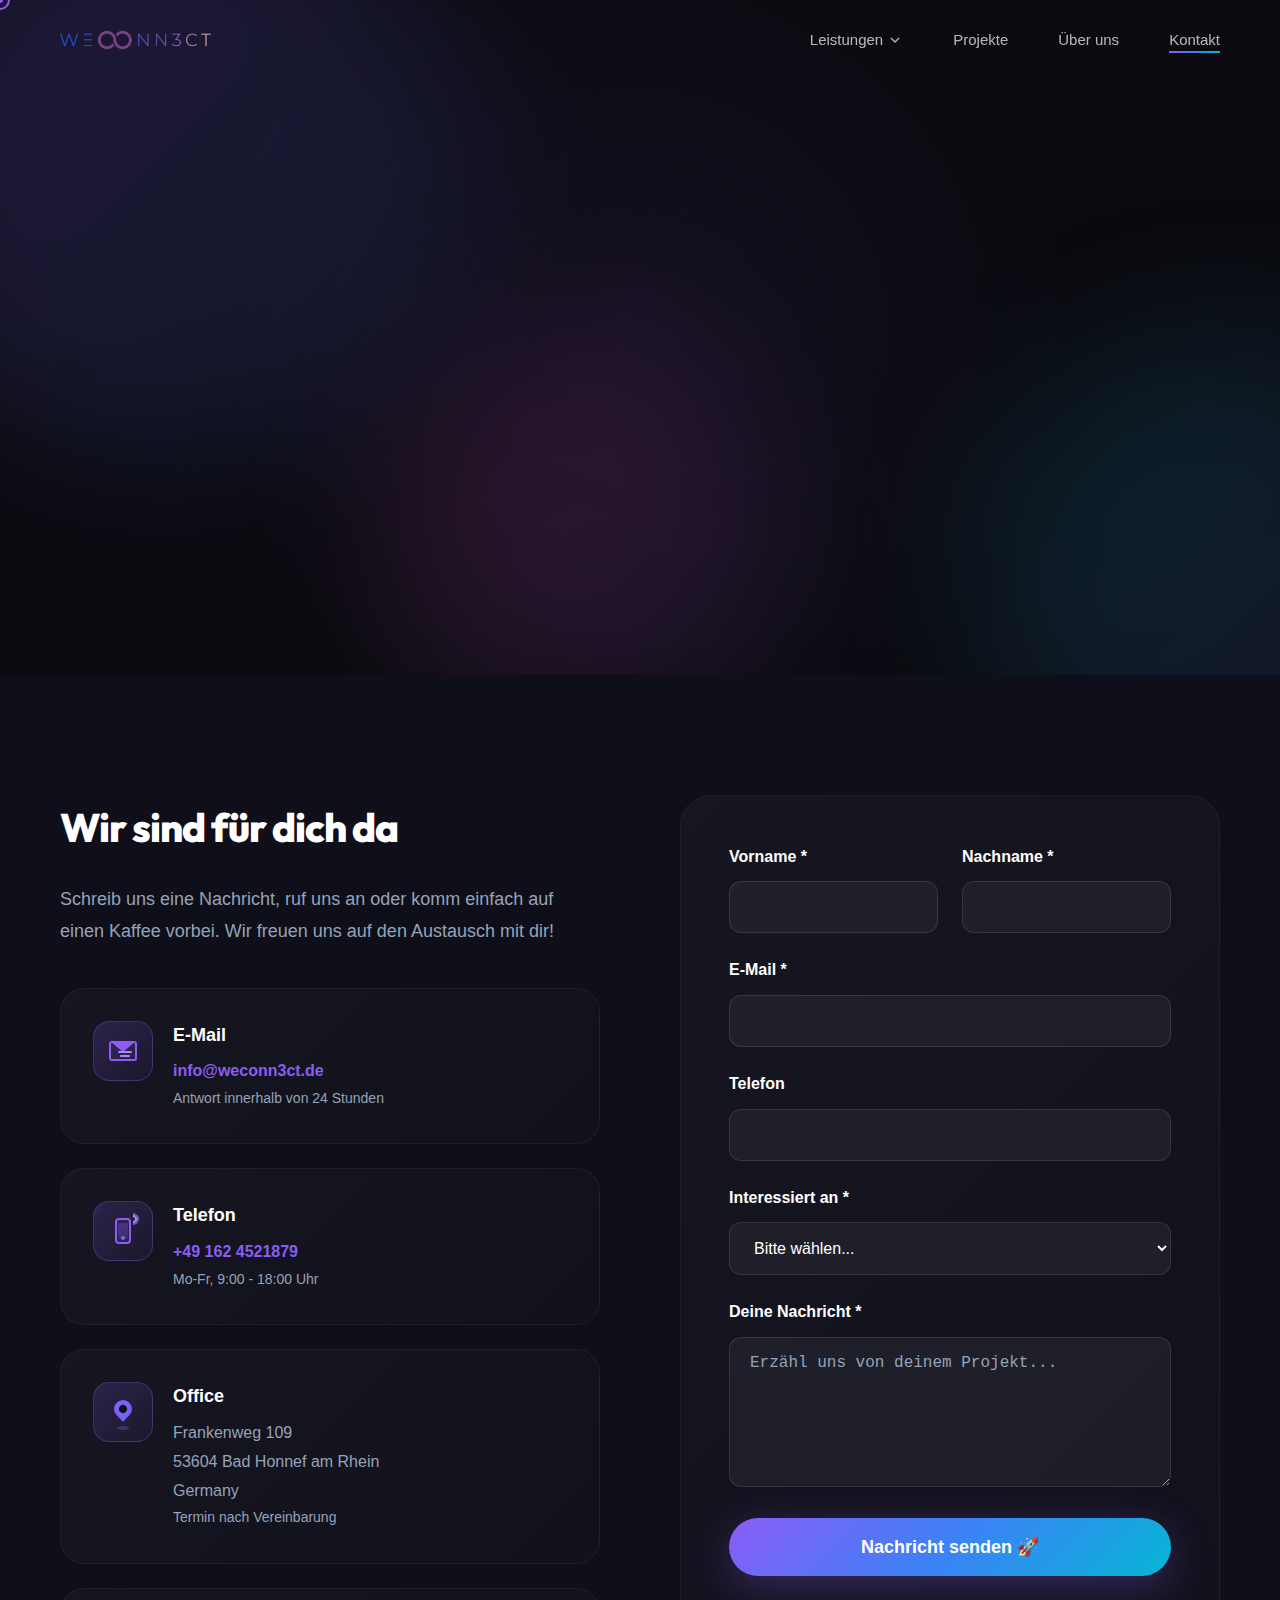
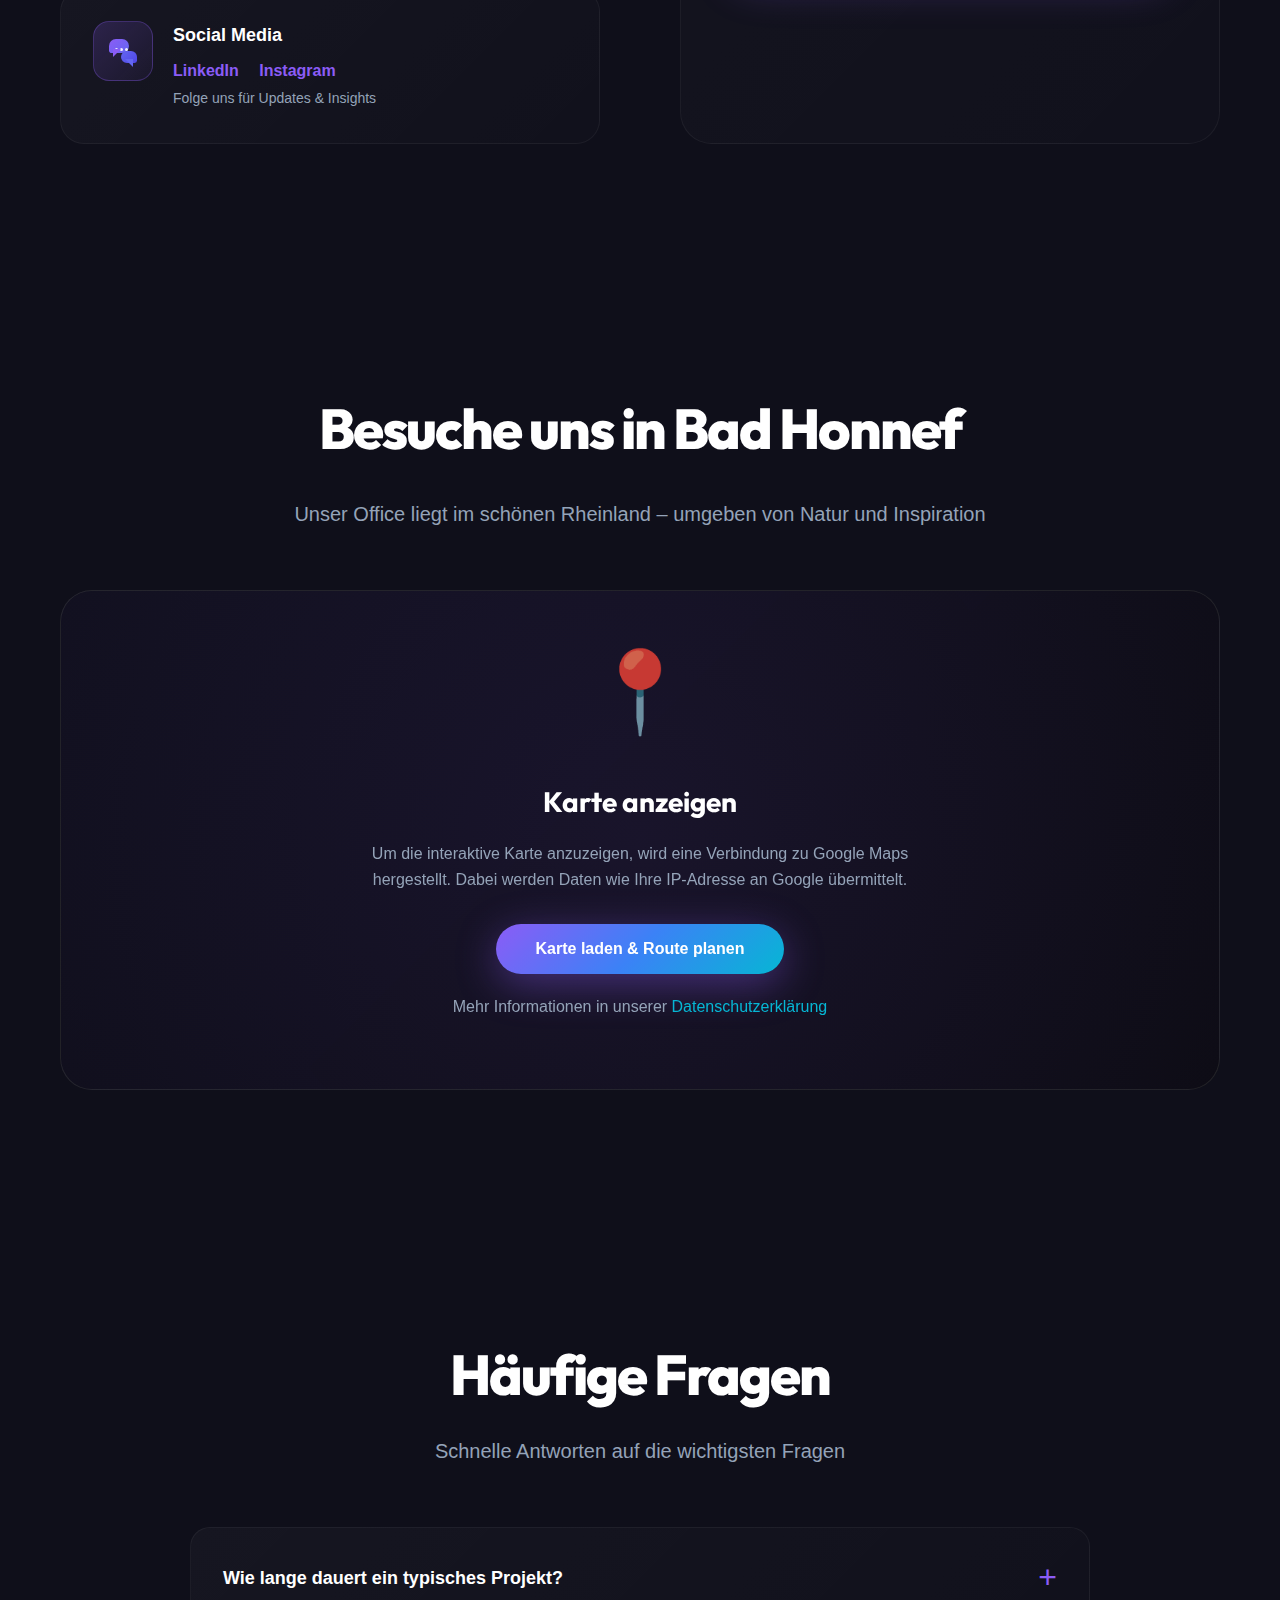
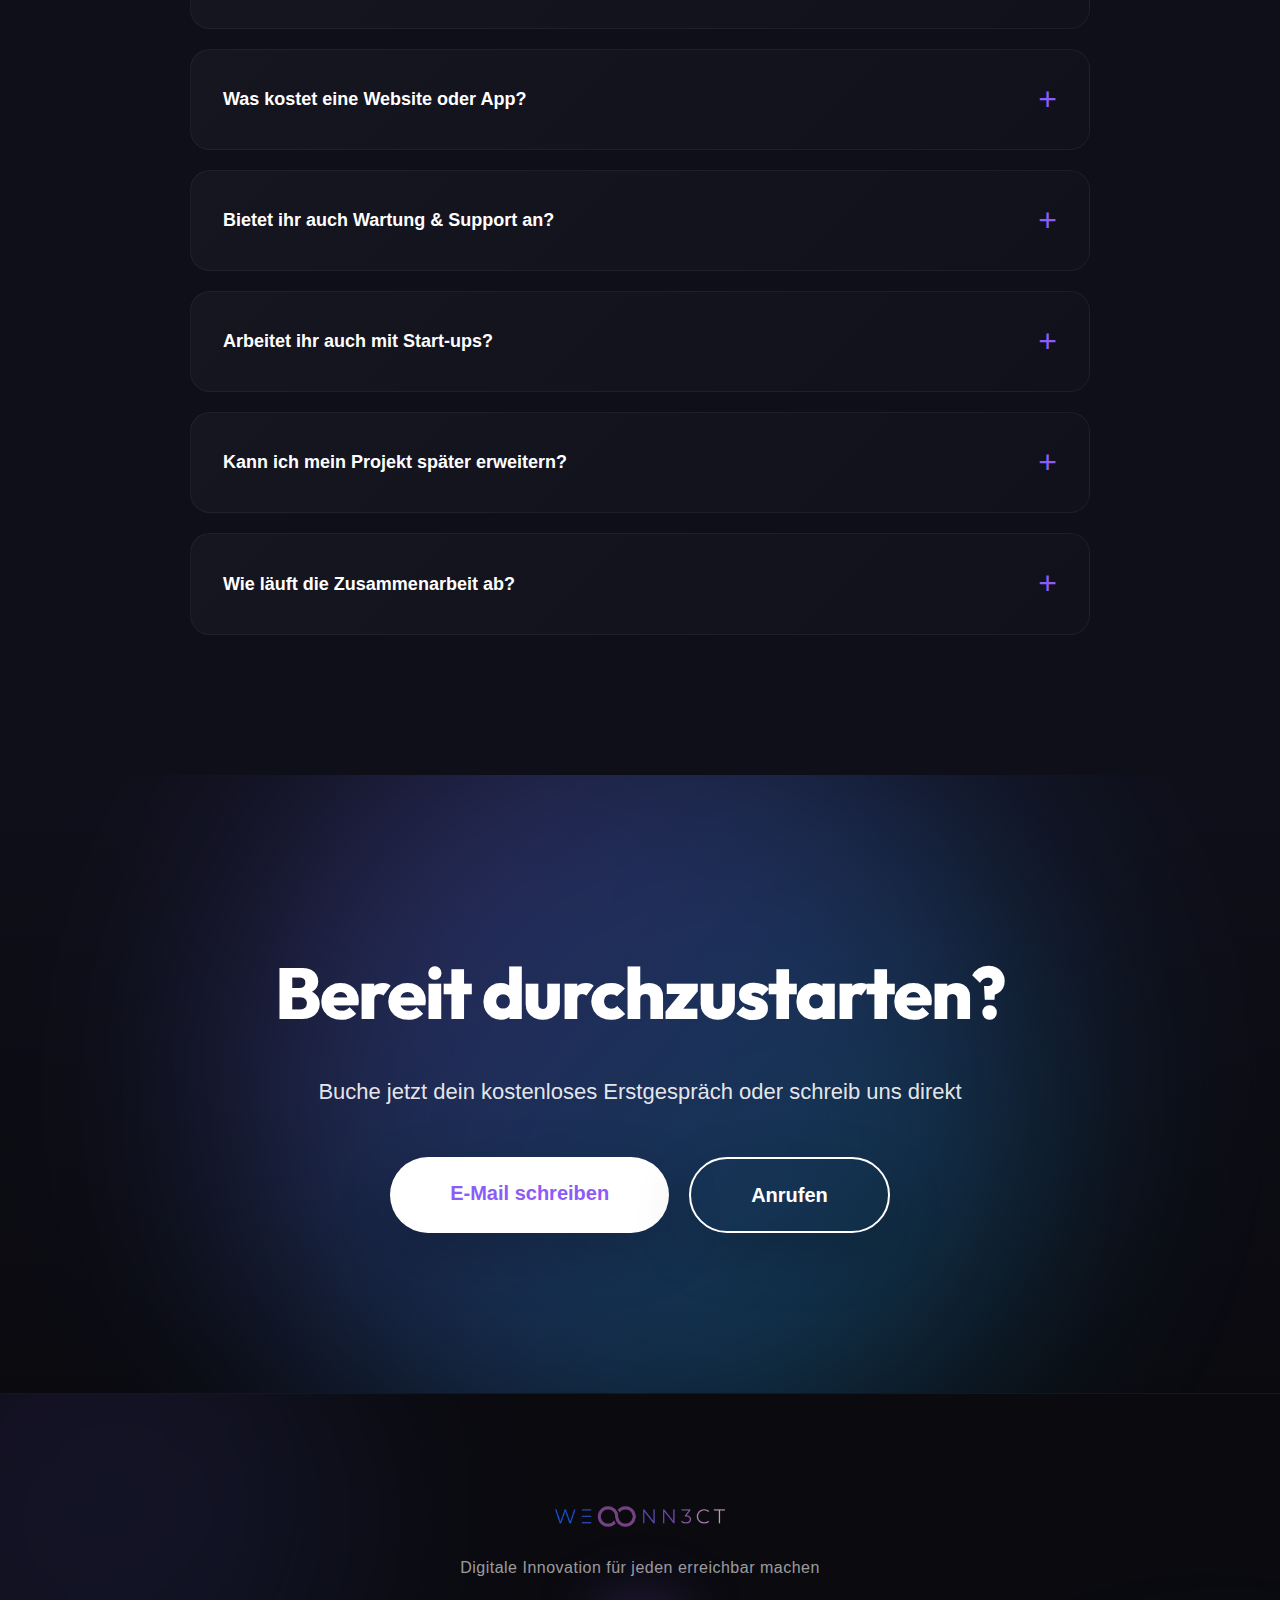
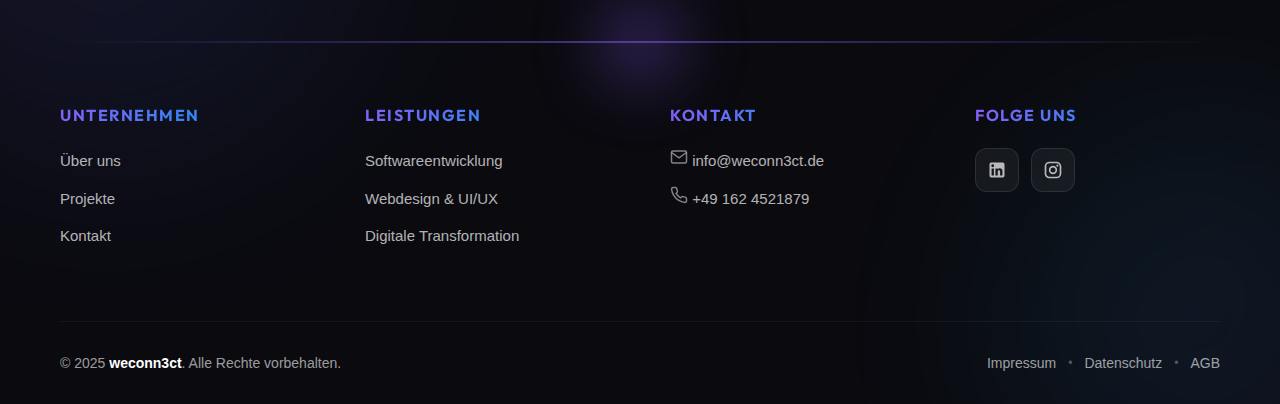
<file: kontakt.html>
<!DOCTYPE html>
<html lang="de">
<head>
    <meta charset="UTF-8">
    <meta name="viewport" content="width=device-width, initial-scale=1.0">
    <title>Kontakt | weconn3ct</title>
    <link rel="preconnect" href="https://fonts.googleapis.com">
    <link rel="preconnect" href="https://fonts.gstatic.com" crossorigin>
    <link href="https://fonts.googleapis.com/css2?family=Outfit:wght@300;400;500;600;700;800&family=DM+Sans:wght@400;500;700&display=swap" rel="stylesheet">
    
    <style>
        * { margin: 0; padding: 0; box-sizing: border-box; }
        :root { --primary:#0a0a0f; --primary-light:#1a1a2e; --secondary:#0f0f1a; --accent-purple:#8b5cf6; --accent-blue:#3b82f6; --accent-cyan:#06b6d4; --text-lighter:#94a3b8; --gradient-primary:linear-gradient(135deg,#8b5cf6 0%,#3b82f6 50%,#06b6d4 100%); }
        body { font-family:'Inter', -apple-system, BlinkMacSystemFont, sans-serif; background: var(--primary); color:#fff; overflow-x:hidden; line-height:1.6; -webkit-font-smoothing: antialiased; }
        /* Loader */
        .loader{position:fixed;top:0;left:0;width:100%;height:100%;background:var(--primary);display:flex;align-items:center;justify-content:center;z-index:9999;transition:opacity .6s ease,visibility .6s ease}
        .loader.hidden{opacity:0;visibility:hidden;pointer-events:none}
        .loader-content{text-align:center}
        .loader-logo-img{height:60px;width:auto;animation:pulse 1.5s ease-in-out infinite;margin-bottom:10px}
        .loader-logo-img[src=""],.loader-logo-img:not([src]){display:none}
        .loader-logo-img::after{content:'weconn3ct';font-family:'Outfit',sans-serif;font-size:48px;font-weight:900;background:var(--gradient-primary);-webkit-background-clip:text;-webkit-text-fill-color:transparent;background-clip:text}
        .loader-bar{width:200px;height:3px;background:rgba(255,255,255,.1);border-radius:10px;margin-top:30px;overflow:hidden}
        .loader-progress{height:100%;background:var(--gradient-primary);border-radius:10px;animation:loading 1.5s ease-in-out forwards}
        @keyframes loading{0%{width:0%}100%{width:100%}}
        @keyframes pulse{0%,100%{opacity:1}50%{opacity:.5}}
        /* Cursor */
        .cursor{width:20px;height:20px;border:2px solid var(--accent-purple);border-radius:50%;position:fixed;pointer-events:none;z-index:9998;transition:transform .15s ease,width .3s ease,height .3s ease,border-color .3s ease;transform:translate(-50%,-50%)}
        .cursor.hover{width:50px;height:50px;border-color:var(--accent-cyan);background:rgba(139,92,246,.1)}
        .cursor-dot{width:6px;height:6px;background:var(--accent-purple);border-radius:50%;position:fixed;pointer-events:none;z-index:9999;transform:translate(-50%,-50%)}
 
        /* Navigation */
        nav { position:fixed; top:0; left:0; right:0; z-index:1000; padding:20px 0; transition: all .5s cubic-bezier(.4,0,.2,1); }
        nav.scrolled { background: rgba(10,10,15,.9); backdrop-filter: blur(20px) saturate(180%); border-bottom:1px solid rgba(255,255,255,.05); padding:15px 0; }
 
        .nav-container { max-width:1400px; margin:0 auto; padding:0 60px; display:flex; justify-content:space-between; align-items:center; }
 
        .logo-img{height:40px;width:auto;display:block;transition:transform .3s ease,filter .3s ease}
        .logo:hover .logo-img{transform:scale(1.05);filter:brightness(1.2)}
 
        .nav-links { display:flex; gap:50px; list-style:none; align-items:center; }
 
        .nav-links a { color: rgba(255,255,255,.7); text-decoration:none; font-size:15px; font-weight:500; position:relative; padding:5px 0; }
        .nav-links a::before{content:'';position:absolute;bottom:0;left:0;width:100%;height:2px;background:var(--gradient-primary);transform:scaleX(0);transform-origin:right;transition:transform .4s cubic-bezier(.4,0,.2,1)}
        .nav-links a:hover{color:#fff}
        .nav-links a:hover::before,.nav-links a.active::before{transform:scaleX(1);transform-origin:left}

        /* Mobile Menu Toggle */
        .menu-toggle {
            display: none;
            flex-direction: column;
            gap: 6px;
            cursor: pointer;
            z-index: 1001;
        }
        .menu-toggle span {
            width: 28px;
            height: 2px;
            background: #fff;
            transition: all 0.3s ease;
        }
        .menu-toggle.active span:nth-child(1) {
            transform: rotate(45deg) translate(6px, 6px);
        }
        .menu-toggle.active span:nth-child(2) {
            opacity: 0;
        }
        .menu-toggle.active span:nth-child(3) {
            transform: rotate(-45deg) translate(6px, -6px);
        }

        /* Dropdown Styles */
        .dropdown { position: relative; }
        .dropdown > a { display: flex; align-items: center; }
        .dropdown-menu {
            position: absolute;
            top: 100%;
            left: 50%;
            transform: translateX(-50%) translateY(10px);
            min-width: 280px;
            background: rgba(15, 15, 26, 0.95);
            backdrop-filter: blur(20px);
            -webkit-backdrop-filter: blur(20px);
            border: 1px solid rgba(255, 255, 255, 0.1);
            border-radius: 16px;
            padding: 12px;
            opacity: 0;
            visibility: hidden;
            transition: all 0.3s cubic-bezier(0.4, 0, 0.2, 1);
            box-shadow: 0 20px 40px rgba(0, 0, 0, 0.3);
            z-index: 1000;
        }
        .dropdown:hover .dropdown-menu {
            opacity: 1;
            visibility: visible;
            transform: translateX(-50%) translateY(0);
        }
        .dropdown:hover > a svg {
            transform: rotate(180deg);
        }
        .dropdown-item {
            display: block;
            padding: 12px 20px;
            border-radius: 10px;
            text-decoration: none;
            color: rgba(255, 255, 255, 0.8);
            transition: all 0.2s ease;
        }
        .dropdown-item:hover {
            background: rgba(139, 92, 246, 0.1);
            color: #fff;
        }
        .dropdown-item::before { display: none; }
        .dropdown-item strong {
            display: block;
            font-size: 14px;
            font-weight: 600;
            margin-bottom: 2px;
        }
        .dropdown-item p {
            font-size: 12px;
            color: var(--text-lighter);
            margin: 0;
        }
        .cta-button{background:var(--gradient-primary);color:#fff;padding:12px 28px;border-radius:50px;text-decoration:none;font-weight:600;box-shadow:0 10px 40px rgba(139,92,246,.3)}
 
        /* Hero/Page Header */
        .page-header { padding:160px 60px 100px; position:relative; overflow:hidden; text-align:center; }
        .hero-orbs{position:absolute;inset:0;overflow:hidden;pointer-events:none}
        .orb{position:absolute;border-radius:50%;filter:blur(80px);opacity:.5;animation:float 20s ease-in-out infinite}
        .orb-1{width:600px;height:600px;background:linear-gradient(135deg,rgba(139,92,246,.4),rgba(59,130,246,.2));top:-20%;left:-10%}
        .orb-2{width:500px;height:500px;background:linear-gradient(135deg,rgba(6,182,212,.3),rgba(139,92,246,.2));top:50%;right:-15%;animation-delay:-5s}
        .orb-3{width:400px;height:400px;background:linear-gradient(135deg,rgba(236,72,153,.3),rgba(139,92,246,.2));bottom:-10%;left:30%;animation-delay:-10s}
        @keyframes float{0%,100%{transform:translate(0,0) scale(1)}25%{transform:translate(50px,-50px) scale(1.1)}50%{transform:translate(0,50px) scale(.95)}75%{transform:translate(-50px,-25px) scale(1.05)}}
 
        .page-header::before{content:'';position:absolute;inset:0;background:radial-gradient(circle, rgba(139,92,246,.08) 0%, transparent 60%)}
 
        .page-header-content {
            max-width: 900px;
            margin: 0 auto;
            position: relative;
            z-index: 1;
        }

        .page-badge {
            display: inline-block;
            padding: 8px 20px;
            background: rgba(139, 92, 246, 0.1);
            border: 1px solid rgba(139, 92, 246, 0.2);
            border-radius: 50px;
            font-size: 13px;
            font-weight: 700;
            text-transform: uppercase;
            letter-spacing: 1.5px;
            color: var(--accent-purple);
            margin-bottom: 24px;
            opacity: 0;
            animation: fadeInUp 0.8s ease 0.2s forwards;
        }

        .page-title {
            font-family: 'Outfit', sans-serif;
            font-size: clamp(48px, 7vw, 80px);
            font-weight: 800;
            letter-spacing: -3px;
            margin-bottom: 24px;
            opacity: 0;
            animation: fadeInUp 0.8s ease 0.4s forwards;
        }

        .page-title .gradient-text {
            background: var(--gradient-primary);
            -webkit-background-clip: text;
            -webkit-text-fill-color: transparent;
            background-clip: text;
        }

        .page-subtitle { font-size:20px; color: var(--text-lighter); line-height:1.8; opacity:0; animation: fadeInUp .8s ease .6s forwards; }

        /* Contact Section */
        .contact-section { padding:120px 60px; background: #0f0f1a; }

        .contact-container {
            max-width: 1200px;
            margin: 0 auto;
            display: grid;
            grid-template-columns: 1fr 1fr;
            gap: 80px;
        }

        .contact-info h2 {
            font-family: 'Outfit', sans-serif;
            font-size: 40px;
            font-weight: 800;
            letter-spacing: -1px;
            margin-bottom: 24px;
        }

        .contact-info p {
            font-size: 18px;
            color: var(--text-lighter);
            line-height: 1.8;
            margin-bottom: 40px;
        }

        .info-cards {
            display: flex;
            flex-direction: column;
            gap: 24px;
        }

        .info-card { background: linear-gradient(135deg, rgba(255,255,255,0.03), rgba(255,255,255,0.01)); border:1px solid rgba(255,255,255,0.05); padding:32px; border-radius:24px; display:flex; gap:20px; align-items:flex-start; transition: all .3s ease; }

        .info-card:hover {
            transform: translateX(10px);
            box-shadow: 0 20px 60px rgba(0, 0, 0, 0.08);
        }

        .info-icon { width:60px; height:60px; background: linear-gradient(135deg, rgba(139,92,246,.2), rgba(139,92,246,.05)); border:1px solid rgba(139,92,246,.3); border-radius:16px; display:flex; align-items:center; justify-content:center; font-size:28px; flex-shrink:0; }

        /* ===== Animated Contact Icons ===== */
        .icon-wrapper-contact { width: 32px; height: 32px; position: relative; }

        /* --- Email Icon: Envelope --- */
        .icon-email { width: 100%; height: 100%; position: relative; }
        .icon-email .envelope {
            position: absolute;
            width: 28px;
            height: 20px;
            border: 2px solid #8b5cf6;
            border-radius: 3px;
            top: 50%;
            left: 50%;
            transform: translate(-50%, -50%);
            background: rgba(139, 92, 246, 0.1);
        }
        .icon-email .envelope-flap {
            position: absolute;
            top: 0;
            left: 0;
            width: 100%;
            height: 100%;
            overflow: hidden;
        }
        .icon-email .envelope-flap::before {
            content: '';
            position: absolute;
            top: -1px;
            left: 50%;
            transform: translateX(-50%);
            border-left: 12px solid transparent;
            border-right: 12px solid transparent;
            border-top: 10px solid #8b5cf6;
        }
        .icon-email .envelope-line {
            position: absolute;
            height: 2px;
            background: #a78bfa;
            border-radius: 1px;
            animation: emailLines 2s ease-in-out infinite;
        }
        .icon-email .line-1 { width: 14px; top: 8px; left: 7px; animation-delay: 0s; }
        .icon-email .line-2 { width: 10px; top: 12px; left: 9px; animation-delay: 0.2s; }
        @keyframes emailLines {
            0%, 100% { opacity: 0.4; transform: scaleX(0.8); }
            50% { opacity: 1; transform: scaleX(1); }
        }
        .info-card:hover .icon-email .envelope {
            animation: envelopeBounce 0.5s ease;
        }
        @keyframes envelopeBounce {
            0%, 100% { transform: translate(-50%, -50%) scale(1); }
            50% { transform: translate(-50%, -50%) scale(1.1); }
        }

        /* --- Phone Icon: Smartphone --- */
        .icon-phone { width: 100%; height: 100%; position: relative; }
        .icon-phone .phone-body {
            position: absolute;
            width: 16px;
            height: 26px;
            border: 2px solid #8b5cf6;
            border-radius: 4px;
            top: 50%;
            left: 50%;
            transform: translate(-50%, -50%);
            background: rgba(139, 92, 246, 0.1);
        }
        .icon-phone .phone-screen {
            position: absolute;
            width: 10px;
            height: 16px;
            background: linear-gradient(180deg, rgba(139, 92, 246, 0.3) 0%, rgba(99, 102, 241, 0.2) 100%);
            border-radius: 1px;
            top: 3px;
            left: 50%;
            transform: translateX(-50%);
        }
        .icon-phone .phone-button {
            position: absolute;
            width: 4px;
            height: 4px;
            background: #8b5cf6;
            border-radius: 50%;
            bottom: 2px;
            left: 50%;
            transform: translateX(-50%);
        }
        .icon-phone .signal-wave {
            position: absolute;
            width: 8px;
            height: 8px;
            border: 2px solid transparent;
            border-top-color: #a78bfa;
            border-right-color: #a78bfa;
            border-radius: 50%;
            top: 0;
            right: 2px;
            transform: rotate(45deg);
            animation: signalPulse 1.5s ease-out infinite;
        }
        .icon-phone .signal-wave:nth-child(2) {
            width: 12px;
            height: 12px;
            top: -2px;
            right: 0;
            animation-delay: 0.3s;
            opacity: 0.6;
        }
        @keyframes signalPulse {
            0% { opacity: 0; transform: rotate(45deg) scale(0.5); }
            50% { opacity: 1; }
            100% { opacity: 0; transform: rotate(45deg) scale(1.2); }
        }

        /* --- Location Icon: Map Pin --- */
        .icon-location { width: 100%; height: 100%; position: relative; }
        .icon-location .pin {
            position: absolute;
            width: 18px;
            height: 24px;
            top: 50%;
            left: 50%;
            transform: translate(-50%, -50%);
            animation: pinBounce 2s ease-in-out infinite;
        }
        .icon-location .pin-head {
            width: 18px;
            height: 18px;
            background: linear-gradient(135deg, #8b5cf6 0%, #6366f1 100%);
            border-radius: 50% 50% 50% 0;
            transform: rotate(-45deg);
            position: relative;
        }
        .icon-location .pin-head::before {
            content: '';
            position: absolute;
            width: 8px;
            height: 8px;
            background: #0f0f1a;
            border-radius: 50%;
            top: 50%;
            left: 50%;
            transform: translate(-50%, -50%);
        }
        .icon-location .pin-shadow {
            position: absolute;
            width: 12px;
            height: 4px;
            background: rgba(139, 92, 246, 0.3);
            border-radius: 50%;
            bottom: -2px;
            left: 50%;
            transform: translateX(-50%);
            animation: shadowPulse 2s ease-in-out infinite;
        }
        @keyframes pinBounce {
            0%, 100% { transform: translate(-50%, -50%) translateY(0); }
            50% { transform: translate(-50%, -50%) translateY(-4px); }
        }
        @keyframes shadowPulse {
            0%, 100% { transform: translateX(-50%) scale(1); opacity: 0.3; }
            50% { transform: translateX(-50%) scale(0.7); opacity: 0.5; }
        }

        /* --- Social Icon: Chat Bubbles --- */
        .icon-social { width: 100%; height: 100%; position: relative; }
        .icon-social .bubble {
            position: absolute;
            background: linear-gradient(135deg, #8b5cf6 0%, #6366f1 100%);
            border-radius: 10px;
        }
        .icon-social .bubble-1 {
            width: 20px;
            height: 14px;
            top: 4px;
            left: 2px;
            border-bottom-left-radius: 4px;
        }
        .icon-social .bubble-1::after {
            content: '';
            position: absolute;
            bottom: -4px;
            left: 4px;
            border-width: 4px;
            border-style: solid;
            border-color: #8b5cf6 transparent transparent #8b5cf6;
        }
        .icon-social .bubble-2 {
            width: 16px;
            height: 12px;
            bottom: 4px;
            right: 2px;
            background: linear-gradient(135deg, #6366f1 0%, #4f46e5 100%);
            border-bottom-right-radius: 4px;
        }
        .icon-social .bubble-2::after {
            content: '';
            position: absolute;
            bottom: -4px;
            right: 4px;
            border-width: 4px;
            border-style: solid;
            border-color: #6366f1 #6366f1 transparent transparent;
        }
        .icon-social .dot {
            position: absolute;
            width: 3px;
            height: 3px;
            background: rgba(255, 255, 255, 0.9);
            border-radius: 50%;
            animation: typingDot 1.4s ease-in-out infinite;
        }
        .icon-social .dot-1 { top: 9px; left: 6px; animation-delay: 0s; }
        .icon-social .dot-2 { top: 9px; left: 11px; animation-delay: 0.2s; }
        .icon-social .dot-3 { top: 9px; left: 16px; animation-delay: 0.4s; }
        @keyframes typingDot {
            0%, 60%, 100% { transform: translateY(0); opacity: 0.4; }
            30% { transform: translateY(-2px); opacity: 1; }
        }

        .info-content h3 {
            font-size: 18px;
            font-weight: 700;
            margin-bottom: 8px;
        }

        .info-content p {
            margin: 0;
            font-size: 16px;
        }

        .info-content a {
            color: var(--accent-purple);
            text-decoration: none;
            font-weight: 600;
        }

        /* Contact Form */
        .contact-form { background: linear-gradient(135deg, rgba(255,255,255,0.03), rgba(255,255,255,0.01)); border:1px solid rgba(255,255,255,0.05); padding:48px; border-radius:32px; }

        .form-group {
            margin-bottom: 24px;
        }

        .form-group label { display:block; font-weight:600; margin-bottom:12px; color:#fff; }

        .form-group input,
        .form-group textarea,
        .form-group select { width:100%; padding:16px 20px; background: rgba(255,255,255,0.05); border:1px solid rgba(255,255,255,0.1); border-radius:12px; font-size:16px; color:#fff; transition: all .3s ease; }

        .form-group input:focus,
        .form-group textarea:focus,
        .form-group select:focus { outline:none; border-color: var(--accent-purple); box-shadow:0 0 20px rgba(139,92,246,0.2); }
        .form-group input::placeholder,
        .form-group textarea::placeholder { color: var(--text-lighter); }

        .form-group textarea {
            min-height: 150px;
            resize: vertical;
        }

        .form-row {
            display: grid;
            grid-template-columns: 1fr 1fr;
            gap: 24px;
        }

        .submit-button { width:100%; padding:18px; background: var(--gradient-primary); color:#fff; border:none; border-radius:50px; font-size:18px; font-weight:700; cursor:pointer; transition: all .3s ease; box-shadow:0 10px 40px rgba(139,92,246,.3); }

        .submit-button:hover {
            transform: translateY(-3px);
            box-shadow: 0 15px 50px rgba(139, 92, 246, 0.4);
        }

        .submit-button:active {
            transform: translateY(0);
        }

        /* Map Section - 2-Klick-Lösung */
        .map-section { padding:120px 60px; background:#0f0f1a; }

        .map-container {
            max-width: 1400px;
            margin: 0 auto;
            text-align: center;
        }

        .map-container h2 {
            font-family: 'Outfit', sans-serif;
            font-size: clamp(36px, 5vw, 56px);
            font-weight: 800;
            letter-spacing: -2px;
            margin-bottom: 24px;
        }

        .map-container > p {
            font-size: 20px;
            color: var(--text-lighter);
            margin-bottom: 60px;
        }

        /* Map Consent Overlay */
        .map-consent-overlay {
            width: 100%;
            height: 500px;
            background: linear-gradient(135deg, rgba(15, 15, 26, 0.95), rgba(10, 10, 15, 0.98));
            border: 1px solid rgba(255, 255, 255, 0.1);
            border-radius: 32px;
            display: flex;
            flex-direction: column;
            align-items: center;
            justify-content: center;
            padding: 60px;
            position: relative;
            overflow: hidden;
            backdrop-filter: blur(20px);
        }

        .map-consent-overlay::before {
            content: '';
            position: absolute;
            top: -50%;
            left: -50%;
            width: 200%;
            height: 200%;
            background: radial-gradient(circle, rgba(139, 92, 246, 0.1) 0%, transparent 70%);
            animation: mapPulse 4s ease-in-out infinite;
        }

        @keyframes mapPulse {
            0%, 100% { transform: scale(1); opacity: 0.5; }
            50% { transform: scale(1.1); opacity: 0.8; }
        }

        .map-consent-content {
            position: relative;
            z-index: 1;
            max-width: 600px;
            text-align: center;
        }

        .map-icon {
            font-size: 80px;
            margin-bottom: 24px;
            opacity: 0.8;
        }

        .map-consent-content h3 {
            font-family: 'Outfit', sans-serif;
            font-size: 28px;
            font-weight: 700;
            margin-bottom: 16px;
            color: #fff;
        }

        .map-consent-content p {
            font-size: 16px;
            color: var(--text-lighter);
            line-height: 1.6;
            margin-bottom: 32px;
        }

        .map-consent-button {
            background: var(--gradient-primary);
            color: #fff;
            padding: 16px 40px;
            border-radius: 50px;
            border: none;
            font-size: 16px;
            font-weight: 600;
            cursor: pointer;
            transition: all 0.3s ease;
            box-shadow: 0 10px 40px rgba(139, 92, 246, 0.4);
            font-family: 'Inter', sans-serif;
        }

        .map-consent-button:hover {
            transform: translateY(-2px);
            box-shadow: 0 15px 50px rgba(139, 92, 246, 0.6);
        }

        .map-consent-button:active {
            transform: translateY(0);
        }

        .map-privacy-note {
            margin-top: 20px;
            font-size: 13px;
            color: rgba(255, 255, 255, 0.4);
        }

        .map-privacy-note a {
            color: var(--accent-cyan);
            text-decoration: none;
            border-bottom: 1px solid transparent;
            transition: border-color 0.3s ease;
        }

        .map-privacy-note a:hover {
            border-bottom-color: var(--accent-cyan);
        }

        /* Actual Map Container */
        .map-embed {
            width: 100%;
            height: 500px;
            border-radius: 32px;
            border: 1px solid rgba(255, 255, 255, 0.1);
            overflow: hidden;
            display: none;
        }

        .map-embed.active {
            display: block;
            animation: fadeInMap 0.5s ease;
        }

        @keyframes fadeInMap {
            from { opacity: 0; transform: scale(0.95); }
            to { opacity: 1; transform: scale(1); }
        }

        .map-embed iframe {
            width: 100%;
            height: 100%;
            border: 0;
            filter: grayscale(20%) contrast(1.1);
        }

        /* Responsive Map */
        @media (max-width: 768px) {
            .map-consent-overlay,
            .map-embed {
                height: 400px;
                padding: 40px 20px;
            }

            .map-icon {
                font-size: 60px;
            }

            .map-consent-content h3 {
                font-size: 24px;
            }

            .map-consent-content p {
                font-size: 14px;
            }
        }

        /* FAQ Section */
        .faq-section { padding:120px 60px; background:#0f0f1a; }

        .faq-container {
            max-width: 900px;
            margin: 0 auto;
        }

        .faq-header {
            text-align: center;
            margin-bottom: 60px;
        }

        .faq-header h2 {
            font-family: 'Outfit', sans-serif;
            font-size: clamp(36px, 5vw, 56px);
            font-weight: 800;
            letter-spacing: -2px;
            margin-bottom: 16px;
        }

        .faq-header p {
            font-size: 20px;
            color: var(--text-lighter);
        }

        .faq-item { background: linear-gradient(135deg, rgba(255,255,255,0.03), rgba(255,255,255,0.01)); border:1px solid rgba(255,255,255,0.05); border-radius:20px; margin-bottom:20px; overflow:hidden; transition: all .3s ease; }

        .faq-item:hover {
            border-color: rgba(139, 92, 246, 0.3);
            box-shadow: 0 10px 40px rgba(0, 0, 0, 0.05);
        }

        .faq-question {
            padding: 24px 32px;
            font-size: 18px;
            font-weight: 700;
            cursor: pointer;
            display: flex;
            justify-content: space-between;
            align-items: center;
            user-select: none;
        }

        .faq-question::after {
            content: '+';
            font-size: 32px;
            font-weight: 300;
            color: var(--accent-purple);
            transition: transform 0.3s ease;
        }

        .faq-item.active .faq-question::after {
            transform: rotate(45deg);
        }

        .faq-answer {
            max-height: 0;
            overflow: hidden;
            transition: max-height 0.3s ease;
        }

        .faq-answer-content { padding:0 32px 24px; color: var(--text-lighter); line-height:1.8; }

        .faq-item.active .faq-answer {
            max-height: 500px;
        }

        /* CTA Section */
        .cta-section { padding:160px 60px; background: linear-gradient(180deg,#0f0f1a 0%, var(--primary) 100%); text-align:center; position:relative; overflow:hidden; }
        .cta-orb{position:absolute;width:800px;height:800px;border-radius:50%;filter:blur(120px);opacity:.3;background:var(--gradient-primary);top:50%;left:50%;transform:translate(-50%,-50%)}

        .cta-content {
            max-width: 800px;
            margin: 0 auto;
            position: relative;
            z-index: 1;
        }

        .cta-content h2 {
            font-family: 'Outfit', sans-serif;
            font-size: clamp(40px, 6vw, 72px);
            font-weight: 800;
            color: white;
            margin-bottom: 24px;
            letter-spacing: -2px;
        }

        .cta-content p {
            font-size: 22px;
            color: rgba(255, 255, 255, 0.9);
            margin-bottom: 48px;
        }

        .cta-buttons {
            display: flex;
            gap: 20px;
            justify-content: center;
            flex-wrap: wrap;
        }

        .cta-button-large {
            display: inline-block;
            padding: 20px 60px;
            background: white;
            color: var(--accent-purple);
            border-radius: 50px;
            font-size: 20px;
            font-weight: 700;
            text-decoration: none;
            transition: all 0.3s ease;
            box-shadow: 0 20px 60px rgba(0, 0, 0, 0.2);
        }

        .cta-button-large:hover {
            transform: translateY(-5px) scale(1.05);
            box-shadow: 0 30px 80px rgba(0, 0, 0, 0.3);
        }

        .cta-button-secondary {
            background: transparent;
            border: 2px solid white;
            color: white;
        }

        /* Footer */
        footer { background: var(--primary); color:#fff; padding:100px 60px 40px; border-top:1px solid rgba(255,255,255,.05); }

        .footer-content {
            max-width: 1200px;
            margin: 0 auto;
        }

        .footer-grid {
            display: grid;
            grid-template-columns: 2fr 1fr 1fr 1fr;
            gap: 60px;
            margin-bottom: 60px;
        }

        .footer-brand h3 {
            font-family: 'Outfit', sans-serif;
            font-size: 32px;
            font-weight: 800;
            margin-bottom: 16px;
        }

        .footer-brand h3 span {
            background: var(--gradient-primary);
            -webkit-background-clip: text;
            -webkit-text-fill-color: transparent;
            background-clip: text;
        }

        .footer-brand p {
            color: rgba(255, 255, 255, 0.7);
            line-height: 1.8;
        }

        .footer-column h4 {
            font-size: 16px;
            font-weight: 700;
            margin-bottom: 24px;
            text-transform: uppercase;
            letter-spacing: 1px;
        }

        .footer-links {
            list-style: none;
        }

        .footer-links li {
            margin-bottom: 16px;
        }

        .footer-links a {
            color: rgba(255, 255, 255, 0.7);
            text-decoration: none;
            transition: color 0.3s ease;
        }

        .footer-links a:hover {
            color: white;
        }

        .footer-bottom {
            padding-top: 40px;
            border-top: 1px solid rgba(255, 255, 255, 0.1);
            text-align: center;
            color: rgba(255, 255, 255, 0.5);
        }

        /* Animations */
        @keyframes fadeInUp {
            from {
                opacity: 0;
                transform: translateY(30px);
            }
            to {
                opacity: 1;
                transform: translateY(0);
            }
        }

        /* Responsive */
        @media (max-width: 968px) {
            .nav-links {
                gap: 20px;
            }
 
            .logo img {
                height: 32px;
            }
 
            .contact-container,
            .footer-grid {
                grid-template-columns: 1fr;
            }
 
            .form-row {
                grid-template-columns: 1fr;
            }
 
            .cta-buttons {
                flex-direction: column;
                align-items: center;
            }
        }

        @media (max-width: 480px) {
            .page-hero { padding: 120px 16px 50px; }
            .page-hero h1 { font-size: 28px; }
            .contact-section { padding: 50px 16px; }
            .contact-form { padding: 30px 20px; }
            .form-group input,
            .form-group textarea { padding: 14px 16px; font-size: 15px; }
            .info-card { padding: 24px 20px; }
            .map-section { padding: 50px 16px; }
            .map-consent-content { padding: 30px 20px; }
            .map-consent-content h3 { font-size: 20px; }
            .cta-section { padding: 60px 16px; }
        }

        /* ==================== BOTTOM NAVIGATION (Mobile) ==================== */
        .bottom-nav { display:none; position:fixed; bottom:0; left:0; right:0; background:rgba(10,10,15,.95); backdrop-filter:blur(20px) saturate(180%); -webkit-backdrop-filter:blur(20px) saturate(180%); border-top:1px solid rgba(255,255,255,.1); padding:8px 0; padding-bottom:calc(8px + env(safe-area-inset-bottom)); z-index:1000; justify-content:space-around; align-items:center; }
        .bottom-nav-item { display:flex; flex-direction:column; align-items:center; gap:4px; padding:8px 16px; color:var(--text-lighter); text-decoration:none; font-size:11px; font-weight:600; transition:all .3s ease; position:relative; }
        .bottom-nav-item svg { width:24px; height:24px; transition:all .3s ease; }
        .bottom-nav-item:hover, .bottom-nav-item.active { color:#fff; }
        .bottom-nav-item.active svg { stroke:var(--accent-purple); filter:drop-shadow(0 0 8px rgba(139,92,246,.5)); }
        .bottom-nav-item.active::before { content:''; position:absolute; top:0; left:50%; transform:translateX(-50%); width:40px; height:3px; background:var(--gradient-primary); border-radius:0 0 4px 4px; }
        @media (max-width:768px){ .bottom-nav{display:none !important;} .nav-links{position:fixed;top:0;left:0;right:0;bottom:0;background:linear-gradient(135deg,#0a0a0f 0%,#12121a 50%,#0a0a0f 100%);flex-direction:column;justify-content:center;align-items:center;gap:40px;opacity:0;visibility:hidden;transform:translateX(100%);transition:all .4s cubic-bezier(.4,0,.2,1);z-index:999;overflow:hidden;} .nav-links::before{content:'';position:absolute;top:-50%;left:-50%;width:200%;height:200%;background:radial-gradient(circle at 30% 20%,rgba(99,102,241,.08) 0%,transparent 50%),radial-gradient(circle at 70% 80%,rgba(168,85,247,.08) 0%,transparent 50%);pointer-events:none;} .nav-links.active{opacity:1;visibility:visible;transform:translateX(0);display:flex !important;touch-action:none;overscroll-behavior:contain;} body.menu-open{overflow:hidden !important;position:fixed !important;width:100% !important;height:100% !important;} .nav-links li{opacity:0;transform:translateY(20px);transition:all .3s ease;} .nav-links.active li{opacity:1;transform:translateY(0);} .nav-links.active li:nth-child(1){transition-delay:.1s;} .nav-links.active li:nth-child(2){transition-delay:.15s;} .nav-links.active li:nth-child(3){transition-delay:.2s;} .nav-links.active li:nth-child(4){transition-delay:.25s;} .nav-links.active li:nth-child(5){transition-delay:.3s;} .nav-links.active li:nth-child(6){transition-delay:.35s;} .nav-links a{font-size:28px;font-weight:700;letter-spacing:1px;padding:12px 30px;border-radius:12px;transition:all .3s ease;position:relative;} .nav-links a:hover,.nav-links a:active{background:linear-gradient(135deg,rgba(99,102,241,.2),rgba(168,85,247,.2));transform:scale(1.05);} .nav-links a::before{display:none;} .nav-links .dropdown-menu{position:static;opacity:1;visibility:visible;transform:none;background:transparent;border:none;box-shadow:none;min-width:auto;padding:10px 0;display:flex;flex-direction:column;gap:10px;} .nav-links .dropdown-item{font-size:16px;padding:8px 20px;} .nav-links .dropdown-item strong{font-size:16px;} .nav-links .dropdown-item p{display:none;} .menu-toggle{display:flex;z-index:1001;} .nav-container{padding:0 20px;} nav{padding:12px 0 !important;} .logo-img{height:32px;} body{padding-bottom:0;} footer{padding-bottom:40px;} .mobile-cta{display:none;} }
        @media (min-width:769px){ .mobile-cta{display:none;} }

        /* ==================== PREMIUM FOOTER ==================== */
        .footer-modern {
            position: relative;
            background: var(--primary);
            color: #fff;
            padding: 100px 0 0;
            margin-top: 0;
            overflow: hidden;
            border-top: 1px solid rgba(255, 255, 255, 0.05);
        }

        .footer-orbs {
            position: absolute;
            inset: 0;
            overflow: hidden;
            pointer-events: none;
            opacity: 0.4;
        }

        .footer-orb {
            position: absolute;
            border-radius: 50%;
            filter: blur(100px);
            animation: float 25s ease-in-out infinite;
        }

        .footer-orb-1 {
            width: 500px;
            height: 500px;
            background: linear-gradient(135deg, rgba(139, 92, 246, 0.3), rgba(59, 130, 246, 0.2));
            top: -20%;
            left: -10%;
        }

        .footer-orb-2 {
            width: 400px;
            height: 400px;
            background: linear-gradient(135deg, rgba(6, 182, 212, 0.3), rgba(139, 92, 246, 0.2));
            bottom: -20%;
            right: -10%;
            animation-delay: -10s;
        }

        .footer-container {
            max-width: 1400px;
            margin: 0 auto;
            padding: 0 60px;
            position: relative;
            z-index: 1;
        }

        .footer-top {
            text-align: center;
            margin-bottom: 60px;
        }

        .footer-brand-modern {
            display: inline-block;
        }

        .footer-logo-modern {
            height: 45px;
            width: auto;
            margin-bottom: 16px;
            display: block;
            margin-left: auto;
            margin-right: auto;
            transition: transform 0.3s ease, filter 0.3s ease;
        }

        .footer-logo-modern:hover {
            transform: scale(1.05);
            filter: brightness(1.2);
        }

        .footer-tagline {
            font-size: 16px;
            color: rgba(255, 255, 255, 0.6);
            font-weight: 400;
            letter-spacing: 0.5px;
        }

        .footer-divider {
            width: 100%;
            height: 2px;
            background: linear-gradient(90deg, transparent, rgba(139, 92, 246, 0.5), transparent);
            position: relative;
            margin-bottom: 60px;
        }

        .divider-glow {
            position: absolute;
            top: 50%;
            left: 50%;
            transform: translate(-50%, -50%);
            width: 100px;
            height: 100px;
            background: radial-gradient(circle, rgba(139, 92, 246, 0.4), transparent);
            filter: blur(30px);
            animation: glow-pulse 3s ease-in-out infinite;
        }

        @keyframes glow-pulse {
            0%, 100% { opacity: 0.5; transform: translate(-50%, -50%) scale(1); }
            50% { opacity: 1; transform: translate(-50%, -50%) scale(1.2); }
        }

        .footer-main {
            margin-bottom: 60px;
        }

        .footer-grid-modern {
            display: grid;
            grid-template-columns: repeat(4, 1fr);
            gap: 60px;
        }

        .footer-col-title {
            font-family: 'Outfit', sans-serif;
            font-size: 16px;
            font-weight: 700;
            text-transform: uppercase;
            letter-spacing: 1.5px;
            margin-bottom: 20px;
            background: var(--gradient-primary);
            -webkit-background-clip: text;
            -webkit-text-fill-color: transparent;
            background-clip: text;
        }

        .footer-links-modern {
            list-style: none;
            padding: 0;
            margin: 0;
        }

        .footer-links-modern li {
            margin-bottom: 12px;
        }

        .footer-links-modern a {
            color: rgba(255, 255, 255, 0.7);
            text-decoration: none;
            font-size: 15px;
            font-weight: 400;
            transition: all 0.3s ease;
            display: inline-block;
            position: relative;
        }

        .footer-links-modern a::before {
            content: '';
            position: absolute;
            bottom: -2px;
            left: 0;
            width: 0;
            height: 2px;
            background: var(--gradient-primary);
            transition: width 0.3s ease;
        }

        .footer-links-modern a:hover {
            color: #fff;
            transform: translateX(5px);
        }

        .footer-links-modern a:hover::before {
            width: 100%;
        }

        .footer-contact-link {
            display: flex;
            align-items: center;
            gap: 10px;
        }

        .footer-contact-link svg {
            opacity: 0.7;
            transition: all 0.3s ease;
        }

        .footer-contact-link:hover svg {
            opacity: 1;
            stroke: var(--accent-purple);
        }

        .footer-social {
            display: flex;
            gap: 12px;
            flex-wrap: wrap;
        }

        .social-icon-modern {
            width: 44px;
            height: 44px;
            background: rgba(255, 255, 255, 0.05);
            backdrop-filter: blur(10px);
            border: 1px solid rgba(255, 255, 255, 0.1);
            border-radius: 12px;
            display: flex;
            align-items: center;
            justify-content: center;
            color: rgba(255, 255, 255, 0.7);
            text-decoration: none;
            transition: all 0.4s cubic-bezier(0.4, 0, 0.2, 1);
            position: relative;
            overflow: hidden;
        }

        .social-icon-modern::before {
            content: '';
            position: absolute;
            inset: 0;
            background: var(--gradient-primary);
            opacity: 0;
            transition: opacity 0.4s ease;
        }

        .social-icon-modern svg {
            position: relative;
            z-index: 1;
            transition: all 0.4s ease;
        }

        .social-icon-modern:hover {
            transform: translateY(-5px);
            border-color: rgba(139, 92, 246, 0.5);
            box-shadow: 0 10px 30px rgba(139, 92, 246, 0.3);
        }

        .social-icon-modern:hover::before {
            opacity: 1;
        }

        .social-icon-modern:hover svg {
            color: #fff;
            transform: scale(1.1);
        }

        .footer-bottom-modern {
            padding: 30px 0;
            border-top: 1px solid rgba(255, 255, 255, 0.05);
        }

        .footer-bottom-content {
            display: flex;
            justify-content: space-between;
            align-items: center;
            flex-wrap: wrap;
            gap: 20px;
        }

        .footer-copyright {
            font-size: 14px;
            color: rgba(255, 255, 255, 0.6);
            margin: 0;
        }

        .footer-copyright strong {
            color: #fff;
            font-weight: 600;
        }

        .footer-bottom-links {
            display: flex;
            align-items: center;
            gap: 12px;
        }

        .footer-bottom-links a {
            color: rgba(255, 255, 255, 0.6);
            text-decoration: none;
            font-size: 14px;
            transition: color 0.3s ease;
        }

        .footer-bottom-links a:hover {
            color: var(--accent-purple);
        }

        .footer-dot {
            color: rgba(255, 255, 255, 0.3);
            font-size: 12px;
        }

        .footer-made {
            font-size: 14px;
            color: rgba(255, 255, 255, 0.6);
            margin: 0;
        }

        .footer-heart {
            color: #ef4444;
            animation: heartbeat 1.5s ease-in-out infinite;
        }

        @keyframes heartbeat {
            0%, 100% { transform: scale(1); }
            10%, 30% { transform: scale(1.1); }
            20%, 40% { transform: scale(1); }
        }

        @media (max-width: 1200px) {
            .footer-grid-modern {
                grid-template-columns: repeat(2, 1fr);
                gap: 40px;
            }
        }

        @media (max-width: 768px) {
            .footer-container {
                padding: 0 30px;
            }

            .footer-modern {
                padding: 80px 0 0;
                padding-bottom: 100px;
            }

            .footer-grid-modern {
                grid-template-columns: 1fr;
                gap: 40px;
            }

            .footer-top {
                margin-bottom: 40px;
            }

            .footer-main {
                margin-bottom: 40px;
            }

            .footer-bottom-content {
                flex-direction: column;
                text-align: center;
                gap: 16px;
            }

            .footer-bottom-links {
                flex-wrap: wrap;
                justify-content: center;
            }
        }
    </style>
</head>
<body>
    <!-- Loader -->
    <div class="loader" id="loader">
        <div class="loader-content">
            <img src="images/logo.png" alt="weconn3ct" class="loader-logo-img">
            <div class="loader-bar"><div class="loader-progress"></div></div>
        </div>
    </div>
    <!-- Custom Cursor -->
    <div class="cursor" id="cursor"></div>
    <div class="cursor-dot" id="cursorDot"></div>
    <!-- Navigation -->
    <nav>
        <div class="nav-container">
            <a href="index.html" class="logo"><img src="images/logo.png" alt="WECONN3CT Logo" class="logo-img"></a>
            <a href="kontakt.html" class="mobile-cta">Projekt starten</a>
            <ul class="nav-links" id="navLinks">
                <li class="dropdown">
                    <a href="leistungen.html">
                        Leistungen
                        <svg width="16" height="16" viewBox="0 0 24 24" fill="none" stroke="currentColor" stroke-width="2" style="margin-left: 4px; transition: transform 0.3s ease;">
                            <polyline points="6 9 12 15 18 9"></polyline>
                        </svg>
                    </a>
                    <div class="dropdown-menu">
                        <a href="softwareentwicklung.html" class="dropdown-item">
                            <div>
                                <strong>Softwareentwicklung</strong>
                                <p>Maßgeschneiderte Software-Lösungen</p>
                            </div>
                        </a>
                        <a href="webdesign.html" class="dropdown-item">
                            <div>
                                <strong>Webdesign</strong>
                                <p>Modernes UI/UX Design</p>
                            </div>
                        </a>
                        <a href="digitale-transformation.html" class="dropdown-item">
                            <div>
                                <strong>Digitale Transformation</strong>
                                <p>Prozessoptimierung & Innovation</p>
                            </div>
                        </a>
                    </div>
                </li>
                <li><a href="portfolio.html">Projekte</a></li>
                <li><a href="ueber-uns.html">Über uns</a></li>
                <li><a href="kontakt.html" class="active">Kontakt</a></li>
            </ul>
            <div class="menu-toggle" id="menuToggle">
                <span></span>
                <span></span>
                <span></span>
            </div>
        </div>
    </nav>

    <!-- Page Header -->
    <section class="page-header">
        <div class="hero-orbs">
            <div class="orb orb-1"></div>
            <div class="orb orb-2"></div>
            <div class="orb orb-3"></div>
        </div>
        <div class="page-header-content">
            <div class="page-badge">💬 LET'S TALK</div>
            <h1 class="page-title">
                Lass uns über dein<br>
                <span class="gradient-text">Projekt sprechen</span>
            </h1>
            <p class="page-subtitle">
                Egal ob du eine konkrete Idee hast oder erst am Anfang stehst –<br>
                wir freuen uns darauf, dich kennenzulernen und gemeinsam Großartiges zu schaffen
            </p>
        </div>
    </section>
 
    <!-- Contact Section -->
    <section class="contact-section">
        <div class="contact-container">
            <!-- Contact Info -->
            <div class="contact-info">
                <h2>Wir sind für dich da</h2>
                <p>
                    Schreib uns eine Nachricht, ruf uns an oder komm einfach auf einen Kaffee vorbei. 
                    Wir freuen uns auf den Austausch mit dir!
                </p>
 
                <div class="info-cards">
                    <div class="info-card">
                        <div class="info-icon">
                            <div class="icon-wrapper-contact">
                                <div class="icon-email">
                                    <div class="envelope">
                                        <div class="envelope-flap"></div>
                                        <div class="envelope-line line-1"></div>
                                        <div class="envelope-line line-2"></div>
                                    </div>
                                </div>
                            </div>
                        </div>
                        <div class="info-content">
                            <h3>E-Mail</h3>
                            <p><a href="mailto:info@weconn3ct.de">info@weconn3ct.de</a></p>
                            <p style="font-size: 14px; color: var(--text-lighter);">Antwort innerhalb von 24 Stunden</p>
                        </div>
                    </div>

                    <div class="info-card">
                        <div class="info-icon">
                            <div class="icon-wrapper-contact">
                                <div class="icon-phone">
                                    <div class="signal-wave"></div>
                                    <div class="signal-wave"></div>
                                    <div class="phone-body">
                                        <div class="phone-screen"></div>
                                        <div class="phone-button"></div>
                                    </div>
                                </div>
                            </div>
                        </div>
                        <div class="info-content">
                            <h3>Telefon</h3>
                            <p><a href="tel:+491624521879">+49 162 4521879</a></p>
                            <p style="font-size: 14px; color: var(--text-lighter);">Mo-Fr, 9:00 - 18:00 Uhr</p>
                        </div>
                    </div>

                    <div class="info-card">
                        <div class="info-icon">
                            <div class="icon-wrapper-contact">
                                <div class="icon-location">
                                    <div class="pin">
                                        <div class="pin-head"></div>
                                    </div>
                                    <div class="pin-shadow"></div>
                                </div>
                            </div>
                        </div>
                        <div class="info-content">
                            <h3>Office</h3>
                            <p>Frankenweg 109<br>53604 Bad Honnef am Rhein<br>Germany</p>
                            <p style="font-size: 14px; color: var(--text-lighter);">Termin nach Vereinbarung</p>
                        </div>
                    </div>

                    <div class="info-card">
                        <div class="info-icon">
                            <div class="icon-wrapper-contact">
                                <div class="icon-social">
                                    <div class="bubble bubble-1">
                                        <div class="dot dot-1"></div>
                                        <div class="dot dot-2"></div>
                                        <div class="dot dot-3"></div>
                                    </div>
                                    <div class="bubble bubble-2"></div>
                                </div>
                            </div>
                        </div>
                        <div class="info-content">
                            <h3>Social Media</h3>
                            <p>
                                <a href="https://de.linkedin.com/company/weconn3ct" target="_blank" rel="noopener" style="margin-right: 16px;">LinkedIn</a>
                                <a href="https://www.instagram.com/weconn3ct_gmbh/" target="_blank" rel="noopener">Instagram</a>
                            </p>
                            <p style="font-size: 14px; color: var(--text-lighter);">Folge uns für Updates & Insights</p>
                        </div>
                    </div>
                </div>
            </div>
 
            <!-- Contact Form -->
            <div class="contact-form">
                <form id="contactForm" action="https://formspree.io/f/mwvkpall" method="POST">
                    <input type="hidden" name="_subject" value="Neue Kontaktanfrage von WECONN3CT Website">
                    <div class="form-row">
                        <div class="form-group">
                            <label for="firstName">Vorname *</label>
                            <input type="text" id="firstName" name="firstName" required>
                        </div>
                        <div class="form-group">
                            <label for="lastName">Nachname *</label>
                            <input type="text" id="lastName" name="lastName" required>
                        </div>
                    </div>
 
                    <div class="form-group">
                        <label for="email">E-Mail *</label>
                        <input type="email" id="email" name="email" required>
                    </div>
 
                    <div class="form-group">
                        <label for="phone">Telefon</label>
                        <input type="tel" id="phone" name="phone">
                    </div>
 
                    <div class="form-group">
                        <label for="service">Interessiert an *</label>
                        <select id="service" name="service" required>
                            <option value="">Bitte wählen...</option>
                            <option value="App-Entwicklung">📱 App-Entwicklung</option>
                            <option value="Website-Entwicklung">🌐 Website-Entwicklung</option>
                            <option value="Software-Lösungen">⚙️ Software-Lösungen</option>
                            <option value="KI-Integration">🤖 KI-Integration</option>
                            <option value="UX/UI Design">🎨 UX/UI Design</option>
                            <option value="Wartung & Support">🔧 Wartung & Support</option>
                            <option value="Anderes">💡 Anderes</option>
                        </select>
                    </div>
 
                    <div class="form-group">
                        <label for="message">Deine Nachricht *</label>
                        <textarea id="message" name="message" required placeholder="Erzähl uns von deinem Projekt..."></textarea>
                    </div>
 
                    <button type="submit" class="submit-button">Nachricht senden 🚀</button>
                </form>
            </div>
        </div>
    </section>
 
    <!-- Map Section mit 2-Klick-Lösung (DSGVO-konform) -->
    <section class="map-section">
        <div class="map-container">
            <h2>Besuche uns in Bad Honnef</h2>
            <p>
                Unser Office liegt im schönen Rheinland – umgeben von Natur und Inspiration
            </p>

            <!-- Einwilligungs-Overlay (wird initial angezeigt) -->
            <div class="map-consent-overlay" id="mapConsent">
                <div class="map-consent-content">
                    <div class="map-icon">📍</div>
                    <h3>Karte anzeigen</h3>
                    <p>
                        Um die interaktive Karte anzuzeigen, wird eine Verbindung zu Google Maps hergestellt.
                        Dabei werden Daten wie Ihre IP-Adresse an Google übermittelt.
                    </p>
                    <button class="map-consent-button" onclick="loadGoogleMap()">
                        Karte laden & Route planen
                    </button>
                    <p class="map-privacy-note">
                        Mehr Informationen in unserer <a href="datenschutz.html">Datenschutzerklärung</a>
                    </p>
                </div>
            </div>

            <!-- Google Maps Embed (wird nach Einwilligung angezeigt) -->
            <div class="map-embed" id="mapEmbed">
                <!-- Map wird per JavaScript geladen -->
            </div>
        </div>
    </section>
 
    <!-- FAQ Section -->
    <section class="faq-section">
        <div class="faq-container">
            <div class="faq-header">
                <h2>Häufige Fragen</h2>
                <p>Schnelle Antworten auf die wichtigsten Fragen</p>
            </div>
 
            <div class="faq-list">
                <div class="faq-item">
                    <div class="faq-question">
                        Wie lange dauert ein typisches Projekt?
                    </div>
                    <div class="faq-answer">
                        <div class="faq-answer-content">
                            Die Projektdauer hängt stark vom Umfang ab. Eine Landing Page kann in 2-3 Wochen fertig sein, während eine komplexe Web-App 3-6 Monate benötigen kann. Nach unserem Erstgespräch geben wir dir eine realistische Einschätzung.
                        </div>
                    </div>
                </div>
 
                <div class="faq-item">
                    <div class="faq-question">
                        Was kostet eine Website oder App?
                    </div>
                    <div class="faq-answer">
                        <div class="faq-answer-content">
                            Unsere Projekte starten ab €2.500 für einfache Websites. Komplexere Projekte liegen zwischen €8.000 und €50.000+. Wir erstellen dir gerne ein individuelles Angebot basierend auf deinen spezifischen Anforderungen.
                        </div>
                    </div>
                </div>
 
                <div class="faq-item">
                    <div class="faq-question">
                        Bietet ihr auch Wartung & Support an?
                    </div>
                    <div class="faq-answer">
                        <div class="faq-answer-content">
                            Ja! Wir bieten verschiedene Support-Pakete an – von grundlegenden Updates bis zu 24/7 Premium-Support. Nach dem Launch stehen wir dir mit Rat und Tat zur Seite.
                        </div>
                    </div>
                </div>
 
                <div class="faq-item">
                    <div class="faq-question">
                        Arbeitet ihr auch mit Start-ups?
                    </div>
                    <div class="faq-answer">
                        <div class="faq-answer-content">
                            Absolut! Wir lieben es, Start-ups von Anfang an zu begleiten. Wir bieten flexible Zahlungsmodelle und können uns an dein Budget anpassen, ohne Kompromisse bei der Qualität einzugehen.
                        </div>
                    </div>
                </div>
 
                <div class="faq-item">
                    <div class="faq-question">
                        Kann ich mein Projekt später erweitern?
                    </div>
                    <div class="faq-answer">
                        <div class="faq-answer-content">
                            Definitiv! Wir entwickeln mit Blick auf die Zukunft. Alle unsere Projekte sind skalierbar und können problemlos erweitert werden, wenn dein Business wächst.
                        </div>
                    </div>
                </div>
 
                <div class="faq-item">
                    <div class="faq-question">
                        Wie läuft die Zusammenarbeit ab?
                    </div>
                    <div class="faq-answer">
                        <div class="faq-answer-content">
                            Wir starten mit einem kostenlosen Erstgespräch, erstellen ein Konzept, setzen es in agilen Sprints um und binden dich in jeden Schritt ein. Transparenz und Kommunikation sind uns wichtig!
                        </div>
                    </div>
                </div>
            </div>
        </div>
    </section>
 
    <!-- CTA Section -->
    <section class="cta-section">
        <div class="cta-orb"></div>
        <div class="cta-content">
            <h2>Bereit durchzustarten?</h2>
            <p>Buche jetzt dein kostenloses Erstgespräch oder schreib uns direkt</p>
            <div class="cta-buttons">
                <a href="mailto:info@weconn3ct.de" class="cta-button-large">E-Mail schreiben</a>
                <a href="tel:+491624521879" class="cta-button-large cta-button-secondary">Anrufen</a>
            </div>
        </div>
    </section>
 
    <!-- Footer -->
    <footer class="footer-modern">
        <!-- Gradient Orbs Background -->
        <div class="footer-orbs">
            <div class="footer-orb footer-orb-1"></div>
            <div class="footer-orb footer-orb-2"></div>
        </div>

        <div class="footer-container">
            <!-- Top Section mit Logo -->
            <div class="footer-top">
                <div class="footer-brand-modern">
                    <img src="images/logo.png" alt="WECONN3CT Logo" class="footer-logo-modern">
                    <p class="footer-tagline">Digitale Innovation für jeden erreichbar machen</p>
                </div>
            </div>

            <!-- Divider mit Glow -->
            <div class="footer-divider">
                <div class="divider-glow"></div>
            </div>

            <!-- Main Footer Content -->
            <div class="footer-main">
                <div class="footer-grid-modern">
                    <!-- Column 1: Über uns -->
                    <div class="footer-col">
                        <h4 class="footer-col-title">Unternehmen</h4>
                        <ul class="footer-links-modern">
                            <li><a href="ueber-uns.html">Über uns</a></li>
                            <li><a href="portfolio.html">Projekte</a></li>
                            <li><a href="kontakt.html">Kontakt</a></li>
                        </ul>
                    </div>

                    <!-- Column 2: Leistungen -->
                    <div class="footer-col">
                        <h4 class="footer-col-title">Leistungen</h4>
                        <ul class="footer-links-modern">
                            <li><a href="softwareentwicklung.html">Softwareentwicklung</a></li>
                            <li><a href="webdesign.html">Webdesign & UI/UX</a></li>
                            <li><a href="digitale-transformation.html">Digitale Transformation</a></li>
                        </ul>
                    </div>

                    <!-- Column 3: Kontakt -->
                    <div class="footer-col">
                        <h4 class="footer-col-title">Kontakt</h4>
                        <ul class="footer-links-modern">
                            <li>
                                <a href="mailto:info@weconn3ct.de" class="footer-contact-link">
                                    <svg width="18" height="18" viewBox="0 0 24 24" fill="none" stroke="currentColor" stroke-width="2">
                                        <path d="M4 4h16c1.1 0 2 .9 2 2v12c0 1.1-.9 2-2 2H4c-1.1 0-2-.9-2-2V6c0-1.1.9-2 2-2z"></path>
                                        <polyline points="22,6 12,13 2,6"></polyline>
                                    </svg>
                                    info@weconn3ct.de
                                </a>
                            </li>
                            <li>
                                <a href="tel:+491624521879" class="footer-contact-link">
                                    <svg width="18" height="18" viewBox="0 0 24 24" fill="none" stroke="currentColor" stroke-width="2">
                                        <path d="M22 16.92v3a2 2 0 0 1-2.18 2 19.79 19.79 0 0 1-8.63-3.07 19.5 19.5 0 0 1-6-6 19.79 19.79 0 0 1-3.07-8.67A2 2 0 0 1 4.11 2h3a2 2 0 0 1 2 1.72 12.84 12.84 0 0 0 .7 2.81 2 2 0 0 1-.45 2.11L8.09 9.91a16 16 0 0 0 6 6l1.27-1.27a2 2 0 0 1 2.11-.45 12.84 12.84 0 0 0 2.81.7A2 2 0 0 1 22 16.92z"></path>
                                    </svg>
                                    +49 162 4521879
                                </a>
                            </li>
                        </ul>
                    </div>

                    <!-- Column 4: Social Media -->
                    <div class="footer-col">
                        <h4 class="footer-col-title">Folge uns</h4>
                        <div class="footer-social">
                            <a href="https://de.linkedin.com/company/weconn3ct" target="_blank" rel="noopener" class="social-icon-modern" aria-label="LinkedIn">
                                <svg width="20" height="20" viewBox="0 0 24 24" fill="currentColor">
                                    <path d="M19 3a2 2 0 0 1 2 2v14a2 2 0 0 1-2 2H5a2 2 0 0 1-2-2V5a2 2 0 0 1 2-2h14m-.5 15.5v-5.3a3.26 3.26 0 0 0-3.26-3.26c-.85 0-1.84.52-2.32 1.3v-1.11h-2.79v8.37h2.79v-4.93c0-.77.62-1.4 1.39-1.4a1.4 1.4 0 0 1 1.4 1.4v4.93h2.79M6.88 8.56a1.68 1.68 0 0 0 1.68-1.68c0-.93-.75-1.69-1.68-1.69a1.69 1.69 0 0 0-1.69 1.69c0 .93.76 1.68 1.69 1.68m1.39 9.94v-8.37H5.5v8.37h2.77z"/>
                                </svg>
                            </a>
                            <a href="https://www.instagram.com/weconn3ct_gmbh/" target="_blank" rel="noopener" class="social-icon-modern" aria-label="Instagram">
                                <svg width="20" height="20" viewBox="0 0 24 24" fill="currentColor">
                                    <path d="M7.8 2h8.4C19.4 2 22 4.6 22 7.8v8.4a5.8 5.8 0 0 1-5.8 5.8H7.8C4.6 22 2 19.4 2 16.2V7.8A5.8 5.8 0 0 1 7.8 2m-.2 2A3.6 3.6 0 0 0 4 7.6v8.8C4 18.39 5.61 20 7.6 20h8.8a3.6 3.6 0 0 0 3.6-3.6V7.6C20 5.61 18.39 4 16.4 4H7.6m9.65 1.5a1.25 1.25 0 0 1 1.25 1.25A1.25 1.25 0 0 1 17.25 8 1.25 1.25 0 0 1 16 6.75a1.25 1.25 0 0 1 1.25-1.25M12 7a5 5 0 0 1 5 5 5 5 0 0 1-5 5 5 5 0 0 1-5-5 5 5 0 0 1 5-5m0 2a3 3 0 0 0-3 3 3 3 0 0 0 3 3 3 3 0 0 0 3-3 3 3 0 0 0-3-3z"/>
                                </svg>
                            </a>
                        </div>
                    </div>
                </div>
            </div>

            <!-- Bottom Section -->
            <div class="footer-bottom-modern">
                <div class="footer-bottom-content">
                    <p class="footer-copyright">
                        &copy; 2025 <strong>weconn3ct</strong>. Alle Rechte vorbehalten.
                    </p>
                    <div class="footer-bottom-links">
                        <a href="impressum.html">Impressum</a>
                        <span class="footer-dot">•</span>
                        <a href="datenschutz.html">Datenschutz</a>
                        <span class="footer-dot">•</span>
                        <a href="agb.html">AGB</a>
                    </div>
                </div>
            </div>
        </div>
    </footer>
    <!-- Bottom Navigation (Mobile) -->
    <nav class="bottom-nav" id="bottomNav">
        <a href="index.html" class="bottom-nav-item" data-page="index">
            <svg width="24" height="24" viewBox="0 0 24 24" fill="none" stroke="currentColor" stroke-width="2"><path d="M3 9l9-7 9 7v11a2 2 0 0 1-2 2H5a2 2 0 0 1-2-2z"></path><polyline points="9 22 9 12 15 12 15 22"></polyline></svg>
            <span>Home</span>
        </a>
        <a href="leistungen.html" class="bottom-nav-item" data-page="leistungen">
            <svg width="24" height="24" viewBox="0 0 24 24" fill="none" stroke="currentColor" stroke-width="2"><rect x="2" y="3" width="20" height="14" rx="2" ry="2"></rect><line x1="8" y1="21" x2="16" y2="21"></line><line x1="12" y1="17" x2="12" y2="21"></line></svg>
            <span>Services</span>
        </a>
        <a href="portfolio.html" class="bottom-nav-item" data-page="portfolio">
            <svg width="24" height="24" viewBox="0 0 24 24" fill="none" stroke="currentColor" stroke-width="2"><path d="M22 19a2 2 0 0 1-2 2H4a2 2 0 0 1-2-2V5a2 2 0 0 1 2-2h5l2 3h9a2 2 0 0 1 2 2z"></path></svg>
            <span>Portfolio</span>
        </a>
        <a href="kontakt.html" class="bottom-nav-item" data-page="kontakt">
            <svg width="24" height="24" viewBox="0 0 24 24" fill="none" stroke="currentColor" stroke-width="2"><path d="M21 15a2 2 0 0 1-2 2H7l-4 4V5a2 2 0 0 1 2-2h14a2 2 0 0 1 2 2z"></path></svg>
            <span>Kontakt</span>
        </a>
    </nav>
 
    <script>
        // ==================== LOADING SCREEN ====================
        const hideLoader = () => {
            const loader = document.getElementById('loader');
            if (loader && !loader.classList.contains('hidden')) {
                loader.classList.add('hidden');
            }
        };
        setTimeout(hideLoader, 1800);
        setTimeout(hideLoader, 3000);
        window.addEventListener('load', () => setTimeout(hideLoader, 500));
        document.addEventListener('DOMContentLoaded', () => setTimeout(hideLoader, 1800));

        // ==================== CUSTOM CURSOR ====================
        const cursor = document.getElementById('cursor');
        const cursorDot = document.getElementById('cursorDot');
        
        if (cursor && cursorDot) {
            let mouseX = 0, mouseY = 0;
            let cursorX = 0, cursorY = 0;

            document.addEventListener('mousemove', (e) => {
                mouseX = e.clientX;
                mouseY = e.clientY;
                cursorDot.style.left = mouseX + 'px';
                cursorDot.style.top = mouseY + 'px';
            });

            function animateCursor() {
                cursorX += (mouseX - cursorX) * 0.1;
                cursorY += (mouseY - cursorY) * 0.1;
                cursor.style.left = cursorX + 'px';
                cursor.style.top = cursorY + 'px';
                requestAnimationFrame(animateCursor);
            }
            animateCursor();

            // Cursor hover effect
            document.querySelectorAll('a, button, .service-card, .showcase-item, .project-card, .blog-card, .job-card, .team-card, .info-card, .faq-item').forEach(el => {
                el.addEventListener('mouseenter', () => cursor.classList.add('hover'));
                el.addEventListener('mouseleave', () => cursor.classList.remove('hover'));
            });
        }

        // ==================== NAVBAR ====================
        const navbar = document.getElementById('navbar') || document.querySelector('nav');
        if (navbar) {
            window.addEventListener('scroll', () => {
                if (window.pageYOffset > 100) {
                    navbar.classList.add('scrolled');
                } else {
                    navbar.classList.remove('scrolled');
                }
            });
        }

        // ==================== MOBILE MENU ====================
        const menuToggle = document.getElementById('menuToggle');
        const navLinks = document.getElementById('navLinks');
        if (menuToggle && navLinks) {
            menuToggle.addEventListener('click', () => {
                menuToggle.classList.toggle('active');
                navLinks.classList.toggle('active');
                document.body.classList.toggle('menu-open');
            });
            navLinks.querySelectorAll('a').forEach(link => {
                link.addEventListener('click', () => {
                    menuToggle.classList.remove('active');
                    navLinks.classList.remove('active');
                    document.body.classList.remove('menu-open');
                });
            });
        }

        // ==================== SCROLL REVEAL ====================
        const revealElements = document.querySelectorAll('.reveal, .service-card, .showcase-item, .project-card, .blog-card');
        const revealOnScroll = () => {
            revealElements.forEach((element, index) => {
                const elementTop = element.getBoundingClientRect().top;
                const windowHeight = window.innerHeight;
                if (elementTop < windowHeight - 100) {
                    setTimeout(() => {
                        element.classList.add('active');
                        element.style.opacity = '1';
                        element.style.transform = 'translateY(0)';
                    }, index * 50);
                }
            });
        };
        window.addEventListener('scroll', revealOnScroll);
        window.addEventListener('load', revealOnScroll);

        // ==================== SMOOTH SCROLL ====================
        document.querySelectorAll('a[href^="#"]').forEach(anchor => {
            anchor.addEventListener('click', function(e) {
                const href = this.getAttribute('href');
                if (href && href !== '#') {
                    e.preventDefault();
                    const target = document.querySelector(href);
                    if (target) {
                        target.scrollIntoView({ behavior: 'smooth', block: 'start' });
                    }
                }
            });
        });

        // ==================== ANIMATED COUNTER (if exists) ====================
        const counters = document.querySelectorAll('.showcase-number[data-count]');
        let countersStarted = false;
        const startCounters = () => {
            if (countersStarted) return;
            const showcaseSection = document.querySelector('.showcase');
            if (!showcaseSection) return;
            const sectionTop = showcaseSection.getBoundingClientRect().top;
            if (sectionTop < window.innerHeight - 200) {
                countersStarted = true;
                counters.forEach(counter => {
                    const target = parseInt(counter.getAttribute('data-count'));
                    const suffix = counter.getAttribute('data-suffix') || '+';
                    const duration = 2000;
                    const step = target / (duration / 16);
                    let current = 0;
                    const updateCounter = () => {
                        current += step;
                        if (current < target) {
                            counter.textContent = Math.floor(current) + suffix;
                            requestAnimationFrame(updateCounter);
                        } else {
                            counter.textContent = target + suffix;
                        }
                    };
                    updateCounter();
                });
            }
        };
        window.addEventListener('scroll', startCounters);

        // ==================== PARALLAX ORBS (if exists) ====================
        const orbs = document.querySelectorAll('.orb');
        if (orbs.length > 0) {
            document.addEventListener('mousemove', (e) => {
                const mouseX = e.clientX / window.innerWidth - 0.5;
                const mouseY = e.clientY / window.innerHeight - 0.5;
                orbs.forEach((orb, index) => {
                    const speed = (index + 1) * 20;
                    orb.style.transform = `translate(${mouseX * speed}px, ${mouseY * speed}px)`;
                });
            });
        }

        // ==================== TILT EFFECT FOR CARDS ====================
        const tiltCards = document.querySelectorAll('.service-card');
        tiltCards.forEach(card => {
            card.addEventListener('mousemove', (e) => {
                const rect = card.getBoundingClientRect();
                const x = e.clientX - rect.left;
                const y = e.clientY - rect.top;
                const centerX = rect.width / 2;
                const centerY = rect.height / 2;
                const rotateX = (y - centerY) / 20;
                const rotateY = (centerX - x) / 20;
                card.style.transform = `perspective(1000px) rotateX(${rotateX}deg) rotateY(${rotateY}deg) translateY(-15px)`;
            });
            card.addEventListener('mouseleave', () => {
                card.style.transform = 'perspective(1000px) rotateX(0) rotateY(0) translateY(0)';
            });
        });

        // ==================== FAQ ACCORDION (if exists) ====================
        document.querySelectorAll('.faq-question').forEach(question => {
            question.addEventListener('click', () => {
                const item = question.parentElement;
                const isActive = item.classList.contains('active');
                document.querySelectorAll('.faq-item').forEach(i => i.classList.remove('active'));
                if (!isActive) item.classList.add('active');
            });
        });

        // ==================== FORM SUBMISSION (Formspree) ====================
        const contactForm = document.getElementById('contactForm');
        if (contactForm) {
            contactForm.addEventListener('submit', async (e) => {
                e.preventDefault();
                const submitBtn = contactForm.querySelector('.submit-button');
                const originalText = submitBtn.textContent;

                // Loading state
                submitBtn.textContent = 'Wird gesendet...';
                submitBtn.disabled = true;

                try {
                    const response = await fetch(contactForm.action, {
                        method: 'POST',
                        body: new FormData(contactForm),
                        headers: { 'Accept': 'application/json' }
                    });

                    if (response.ok) {
                        // Success
                        submitBtn.textContent = '✅ Gesendet!';
                        submitBtn.style.background = 'linear-gradient(135deg, #10b981 0%, #059669 100%)';
                        contactForm.reset();

                        setTimeout(() => {
                            submitBtn.textContent = originalText;
                            submitBtn.style.background = '';
                            submitBtn.disabled = false;
                        }, 3000);
                    } else {
                        throw new Error('Fehler beim Senden');
                    }
                } catch (error) {
                    // Error
                    submitBtn.textContent = '❌ Fehler - Nochmal versuchen';
                    submitBtn.style.background = 'linear-gradient(135deg, #ef4444 0%, #dc2626 100%)';

                    setTimeout(() => {
                        submitBtn.textContent = originalText;
                        submitBtn.style.background = '';
                        submitBtn.disabled = false;
                    }, 3000);
                }
            });
        }
        // ==================== BOTTOM NAV ACTIVE STATE ====================
        const currentPage = window.location.pathname.split('/').pop() || 'index.html';
        document.querySelectorAll('.bottom-nav-item').forEach(item => {
            const page = item.getAttribute('data-page');
            if (currentPage.includes(page) || (currentPage === '' && page === 'index')) {
                item.classList.add('active');
            }
        });
        if (currentPage.includes('softwareentwicklung') || currentPage.includes('webdesign') || currentPage.includes('digitale-transformation')) {
            document.querySelectorAll('.bottom-nav-item').forEach(i => i.classList.remove('active'));
            const servicesItem = document.querySelector('.bottom-nav-item[data-page="leistungen"]');
            if (servicesItem) servicesItem.classList.add('active');
        }

        // ==================== GOOGLE MAPS 2-KLICK-LÖSUNG ====================
        function loadGoogleMap() {
            // Einwilligung in Cookie speichern (30 Tage gültig)
            const expiryDate = new Date();
            expiryDate.setDate(expiryDate.getDate() + 30);
            document.cookie = `googleMapsConsent=true; expires=${expiryDate.toUTCString()}; path=/; SameSite=Strict`;

            // Overlay ausblenden
            const consentOverlay = document.getElementById('mapConsent');
            consentOverlay.style.display = 'none';

            // Google Maps einbinden
            const mapEmbed = document.getElementById('mapEmbed');
            const iframe = document.createElement('iframe');

            // Adresse: Frankenweg 109, 53604 Bad Honnef am Rhein
            iframe.src = 'https://www.google.com/maps/embed?pb=!1m18!1m12!1m3!1d2515.8406744924376!2d7.226089!3d50.643833!2m3!1f0!2f0!3f0!3m2!1i1024!2i768!4f13.1!3m3!1m2!1s0x47bee6a5c8c8e6e5%3A0x0!2sFrankenweg%20109%2C%2053604%20Bad%20Honnef!5e0!3m2!1sde!2sde!4v1703500000000';

            iframe.width = '100%';
            iframe.height = '100%';
            iframe.style.border = '0';
            iframe.allowFullscreen = true;
            iframe.loading = 'lazy';
            iframe.referrerPolicy = 'no-referrer-when-downgrade';

            mapEmbed.appendChild(iframe);
            mapEmbed.classList.add('active');
        }

        // Prüfen, ob Einwilligung bereits erteilt wurde
        function checkMapConsent() {
            const cookies = document.cookie.split(';');
            const hasConsent = cookies.some(cookie => {
                return cookie.trim().startsWith('googleMapsConsent=true');
            });

            if (hasConsent) {
                // Automatisch laden, wenn Einwilligung gespeichert
                loadGoogleMap();
            }
        }

        // Bei Seitenload prüfen
        document.addEventListener('DOMContentLoaded', checkMapConsent);
    </script>
</body>
</html>
</file>
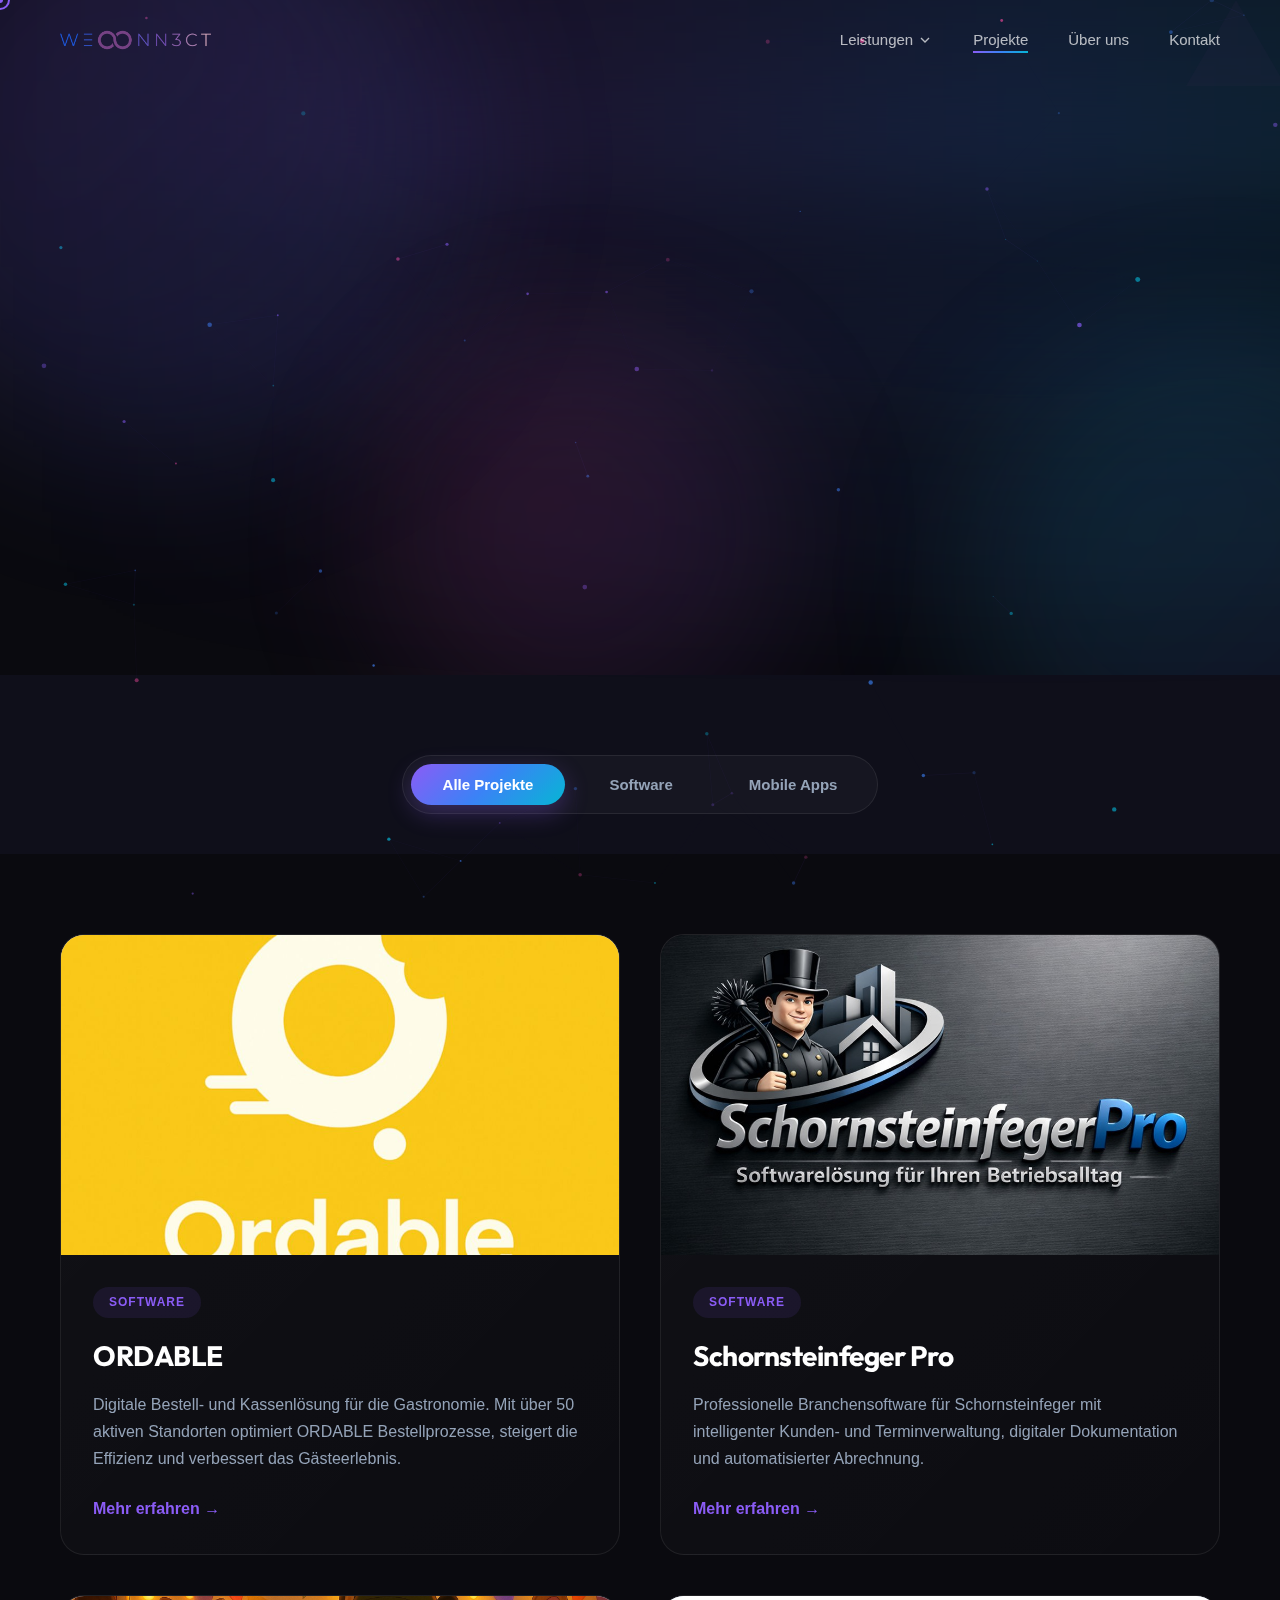
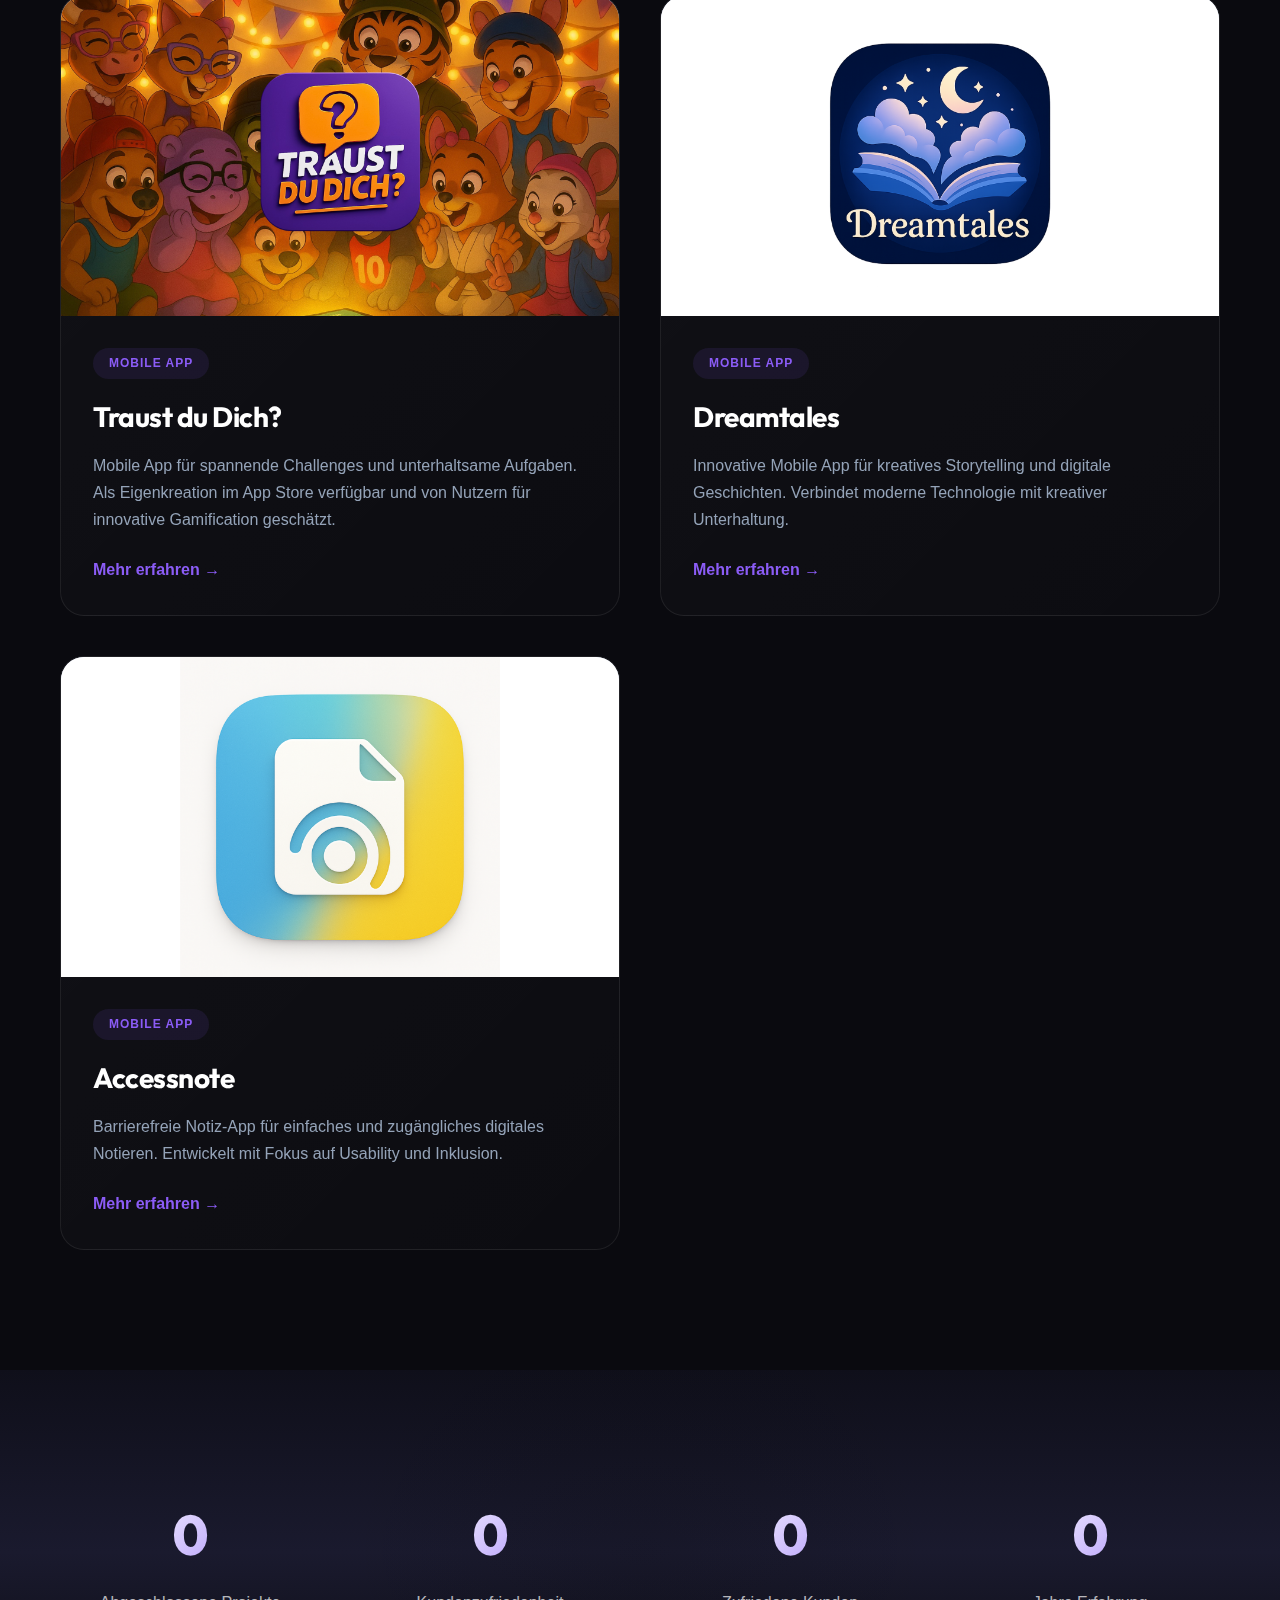
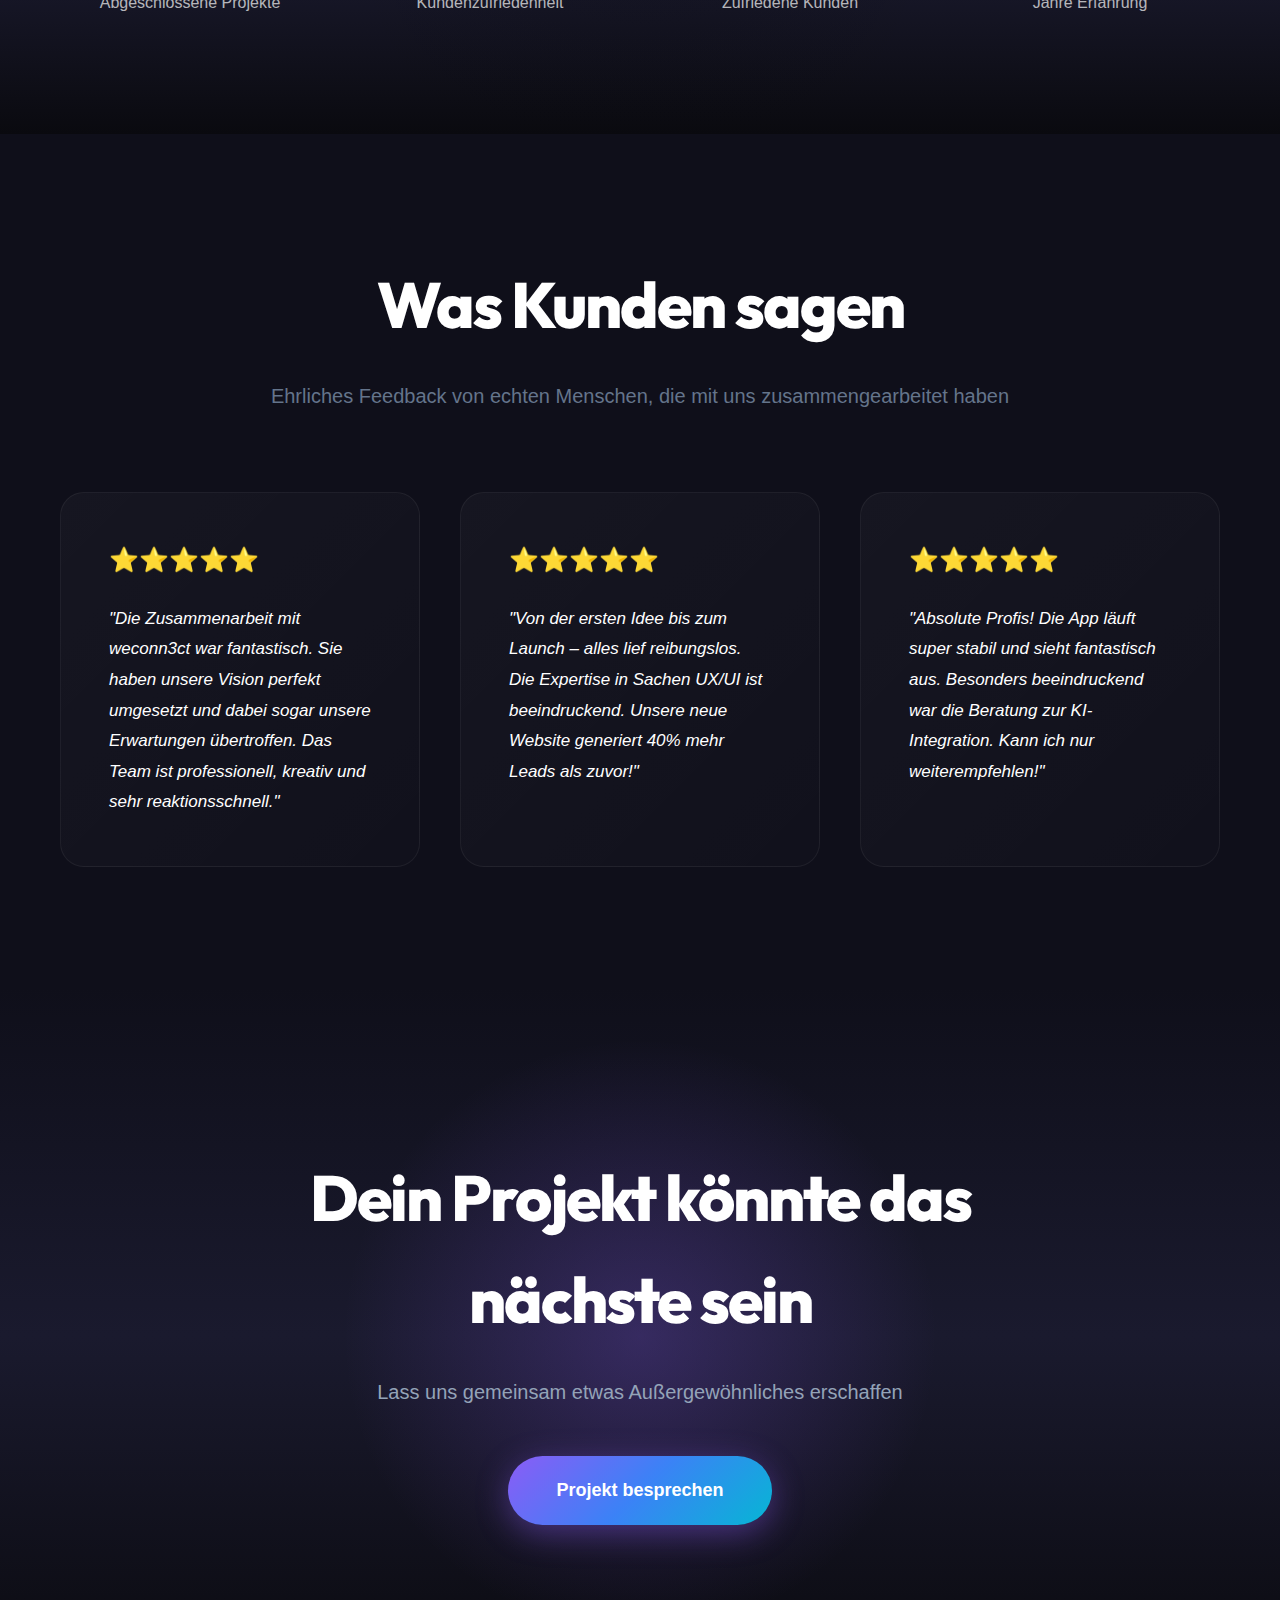
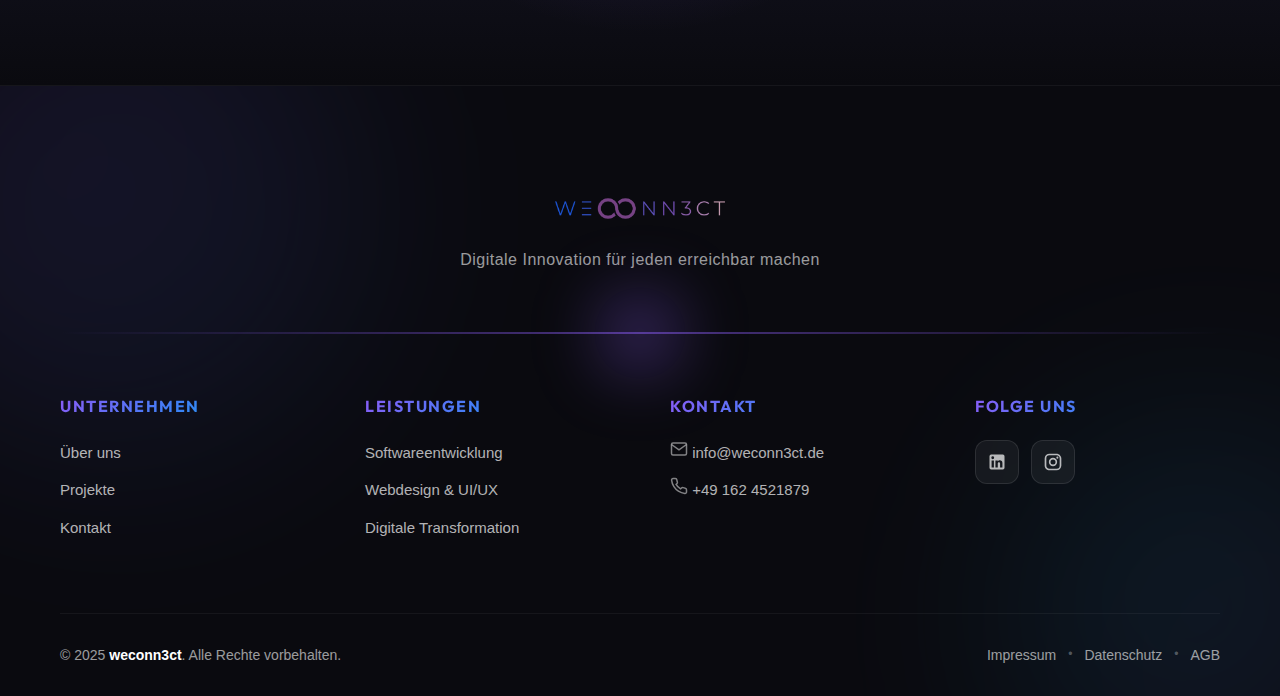
<file: portfolio.html>
<!DOCTYPE html>
<html lang="de">
<head>
    <meta charset="UTF-8">
    <meta name="viewport" content="width=device-width, initial-scale=1.0">
    <title>Portfolio | weconn3ct</title>
    <meta name="description" content="Entdecke unsere realisierten Software- und App-Projekte. Von Branchensoftware bis zu innovativen Mobile Apps - weconn3ct zeigt technische Kompetenz und Expertise.">
    <meta name="keywords" content="Software-Entwicklung, App-Entwicklung, Portfolio, ORDABLE, Schornsteinfeger Pro, Mobile Apps">
    <meta property="og:title" content="Portfolio | weconn3ct - Unsere Projekte">
    <meta property="og:description" content="Von Branchensoftware bis zu innovativen Apps – entdecke unsere realisierten Projekte">
    <meta property="og:type" content="website">
    <meta property="og:url" content="https://weconn3ct.de/portfolio.html">
    <link rel="preload" href="https://fonts.googleapis.com/css2?family=Outfit:wght@300;400;500;600;700;800&display=swap" as="style">
    <link rel="preconnect" href="https://fonts.googleapis.com">
    <link rel="preconnect" href="https://fonts.gstatic.com" crossorigin>
    <link href="https://fonts.googleapis.com/css2?family=Outfit:wght@300;400;500;600;700;800&family=DM+Sans:wght@400;500;700&display=swap" rel="stylesheet">
    
    <style>
        * { margin:0; padding:0; box-sizing:border-box; }
        :root { --primary:#0a0a0f; --primary-light:#1a1a2e; --secondary:#0f0f1a; --accent-purple:#8b5cf6; --accent-blue:#3b82f6; --accent-cyan:#06b6d4; --text-light:#64748b; --text-lighter:#94a3b8; --gradient-primary:linear-gradient(135deg,#8b5cf6 0%,#3b82f6 50%,#06b6d4 100%); --gradient-purple: linear-gradient(135deg, #a78bfa 0%, #8b5cf6 100%); --gradient-blue: linear-gradient(135deg, #60a5fa 0%, #3b82f6 100%); --glass-bg:rgba(255,255,255,0.03); --glass-border:rgba(255,255,255,0.1); }
        body { font-family:'Inter', -apple-system, BlinkMacSystemFont, sans-serif; background: var(--primary); color:#fff; overflow-x:hidden; line-height:1.6; -webkit-font-smoothing: antialiased; }
        
        /* Loader */
        .loader{position:fixed;top:0;left:0;width:100%;height:100%;background:var(--primary);display:flex;align-items:center;justify-content:center;z-index:9999;transition:opacity .6s ease,visibility .6s ease}
        .loader.hidden{opacity:0;visibility:hidden;pointer-events:none}
        .loader-content{text-align:center}
        .loader-logo-img{height:60px;width:auto;animation:pulse 1.5s ease-in-out infinite;margin-bottom:10px}
        .loader-logo-img[src=""],.loader-logo-img:not([src]){display:none}
        .loader-logo-img::after{content:'weconn3ct';font-family:'Outfit',sans-serif;font-size:48px;font-weight:900;background:var(--gradient-primary);-webkit-background-clip:text;-webkit-text-fill-color:transparent;background-clip:text}
        .loader-bar{width:200px;height:3px;background:rgba(255,255,255,.1);border-radius:10px;margin-top:30px;overflow:hidden}
        .loader-progress{height:100%;background:var(--gradient-primary);border-radius:10px;animation:loading 1.5s ease-in-out forwards}
        @keyframes loading{0%{width:0%}100%{width:100%}}
        @keyframes pulse{0%,100%{opacity:1}50%{opacity:.5}}
        
        /* Cursor */
        .cursor{width:20px;height:20px;border:2px solid var(--accent-purple);border-radius:50%;position:fixed;pointer-events:none;z-index:9998;transition:transform .15s ease,width .3s ease,height .3s ease,border-color .3s ease;transform:translate(-50%,-50%)}
        .cursor.hover{width:50px;height:50px;border-color:var(--accent-cyan);background:rgba(139,92,246,.1)}
        .cursor-dot{width:6px;height:6px;background:var(--accent-purple);border-radius:50%;position:fixed;pointer-events:none;z-index:9999;transform:translate(-50%,-50%)}

        /* Performance-Optimierungen */
        .cursor, .cursor-dot {
            will-change: transform;
        }

        .orb {
            will-change: transform;
        }

        @media (max-width: 1024px) {
            .cursor, .cursor-dot {
                display: none !important;
            }
        }

        /* Reduziere Animationen auf Touch-Geräten */
        @media (hover: none) {
            .cursor, .cursor-dot, .orb {
                display: none !important;
            }
        }
 
        /* Navigation */
        nav { position:fixed; top:0; left:0; right:0; z-index:1000; padding:20px 0; transition: all .5s cubic-bezier(.4,0,.2,1); }
        nav.scrolled { background: rgba(10,10,15,.9); backdrop-filter: blur(20px) saturate(180%); border-bottom:1px solid rgba(255,255,255,.05); padding:15px 0; }
 
        .nav-container { max-width:1400px; margin:0 auto; padding:0 60px; display:flex; justify-content:space-between; align-items:center; }
 
        .logo {
            font-family: 'Outfit', sans-serif;
            font-size: 24px;
            font-weight: 800;
            color: rgba(255,255,255,.7);
            text-decoration: none;
            letter-spacing: -1px;
            transition: transform 0.3s ease;
        }
 
        .logo:hover {
            transform: scale(1.05);
        }
 
        .logo span {
            background: var(--gradient-primary);
            -webkit-background-clip: text;
            -webkit-text-fill-color: transparent;
            background-clip: text;
        }
        
        .logo-img{height:40px;width:auto;display:block;transition:transform .3s ease,filter .3s ease}
        .logo:hover .logo-img{transform:scale(1.05);filter:brightness(1.2)}

        .nav-links {
            display: flex;
            gap: 40px;
            list-style: none;
            align-items: center;
        }

        .nav-links a { color: rgba(255,255,255,.7); text-decoration:none; font-size:15px; font-weight:500; position:relative; padding:5px 0; }
        .nav-links a::before{content:'';position:absolute;bottom:0;left:0;width:100%;height:2px;background:var(--gradient-primary);transform:scaleX(0);transform-origin:right;transition:transform .4s cubic-bezier(.4,0,.2,1)}
        .nav-links a:hover{color:#fff}
        .nav-links a:hover::before,.nav-links a.active::before{transform:scaleX(1);transform-origin:left}

        /* Mobile Menu Toggle */
        .menu-toggle {
            display: none;
            flex-direction: column;
            gap: 6px;
            cursor: pointer;
            z-index: 1001;
        }
        .menu-toggle span {
            width: 28px;
            height: 2px;
            background: #fff;
            transition: all 0.3s ease;
        }
        .menu-toggle.active span:nth-child(1) {
            transform: rotate(45deg) translate(6px, 6px);
        }
        .menu-toggle.active span:nth-child(2) {
            opacity: 0;
        }
        .menu-toggle.active span:nth-child(3) {
            transform: rotate(-45deg) translate(6px, -6px);
        }

        /* Dropdown Styles */
        .dropdown { position: relative; }
        .dropdown > a { display: flex; align-items: center; }
        .dropdown-menu {
            position: absolute;
            top: 100%;
            left: 50%;
            transform: translateX(-50%) translateY(10px);
            min-width: 280px;
            background: rgba(15, 15, 26, 0.95);
            backdrop-filter: blur(20px);
            -webkit-backdrop-filter: blur(20px);
            border: 1px solid rgba(255, 255, 255, 0.1);
            border-radius: 16px;
            padding: 12px;
            opacity: 0;
            visibility: hidden;
            transition: all 0.3s cubic-bezier(0.4, 0, 0.2, 1);
            box-shadow: 0 20px 40px rgba(0, 0, 0, 0.3);
            z-index: 1000;
        }
        .dropdown:hover .dropdown-menu {
            opacity: 1;
            visibility: visible;
            transform: translateX(-50%) translateY(0);
        }
        .dropdown:hover > a svg {
            transform: rotate(180deg);
        }
        .dropdown-item {
            display: block;
            padding: 12px 20px;
            border-radius: 10px;
            text-decoration: none;
            color: rgba(255, 255, 255, 0.8);
            transition: all 0.2s ease;
        }
        .dropdown-item:hover {
            background: rgba(139, 92, 246, 0.1);
            color: #fff;
        }
        .dropdown-item::before { display: none; }
        .dropdown-item strong {
            display: block;
            font-size: 14px;
            font-weight: 600;
            margin-bottom: 2px;
        }
        .dropdown-item p {
            font-size: 12px;
            color: var(--text-lighter);
            margin: 0;
        }

        .cta-button {
            background: var(--gradient-primary);
            color: white;
            padding: 10px 24px;
            border-radius: 50px;
            text-decoration: none;
            font-weight: 600;
            transition: all 0.3s ease;
            box-shadow: 0 4px 20px rgba(139, 92, 246, 0.3);
        }

        .cta-button:hover {
            transform: translateY(-2px);
            box-shadow: 0 6px 30px rgba(139, 92, 246, 0.5);
        }

        /* Page Header */
        .page-header { padding:160px 60px 100px; position:relative; overflow:hidden; text-align:center; }
        .hero-orbs{position:absolute;inset:0;overflow:hidden;pointer-events:none}
        .orb{position:absolute;border-radius:50%;filter:blur(80px);opacity:.5;animation:float 20s ease-in-out infinite}
        .orb-1{width:600px;height:600px;background:linear-gradient(135deg,rgba(139,92,246,.4),rgba(59,130,246,.2));top:-20%;left:-10%}
        .orb-2{width:500px;height:500px;background:linear-gradient(135deg,rgba(6,182,212,.3),rgba(139,92,246,.2));top:50%;right:-15%;animation-delay:-5s}
        .orb-3{width:400px;height:400px;background:linear-gradient(135deg,rgba(236,72,153,.3),rgba(139,92,246,.2));bottom:-10%;left:30%;animation-delay:-10s}
        @keyframes float{0%,100%{transform:translate(0,0) scale(1)}25%{transform:translate(50px,-50px) scale(1.1)}50%{transform:translate(0,50px) scale(.95)}75%{transform:translate(-50px,-25px) scale(1.05)}}

        .page-header-content {
            max-width: 900px;
            margin: 0 auto;
            position: relative;
            z-index: 1;
        }

        .page-badge {
            display: inline-block;
            padding: 8px 20px;
            background: rgba(59, 130, 246, 0.1);
            border: 1px solid rgba(59, 130, 246, 0.2);
            border-radius: 50px;
            font-size: 13px;
            font-weight: 700;
            text-transform: uppercase;
            letter-spacing: 1.5px;
            color: var(--accent-blue);
            margin-bottom: 24px;
            opacity: 0;
            animation: fadeInUp 0.8s ease 0.2s forwards;
        }

        .page-title {
            font-family: 'Outfit', sans-serif;
            font-size: clamp(48px, 7vw, 80px);
            font-weight: 800;
            letter-spacing: -3px;
            margin-bottom: 24px;
            opacity: 0;
            animation: fadeInUp 0.8s ease 0.4s forwards;
        }

        .page-title .gradient-text {
            background: var(--gradient-primary);
            -webkit-background-clip: text;
            -webkit-text-fill-color: transparent;
            background-clip: text;
        }

        .page-subtitle { font-size:20px; color: var(--text-lighter); line-height:1.8; opacity:0; animation: fadeInUp .8s ease .6s forwards; }

        /* Filter Tabs */
        .filter-section { padding:80px 60px 40px; background:#0f0f1a; }

        .filter-container {
            max-width: 1200px;
            margin: 0 auto;
            text-align: center;
        }

        .filter-tabs {
            display: inline-flex;
            gap: 12px;
            padding: 8px;
            background: rgba(255, 255, 255, 0.03);
            border: 1px solid rgba(255, 255, 255, 0.08);
            border-radius: 50px;
        }

        .filter-tab {
            padding: 12px 32px;
            background: transparent;
            border: none;
            color: var(--text-lighter);
            font-size: 15px;
            font-weight: 600;
            border-radius: 50px;
            cursor: pointer;
            transition: all 0.3s ease;
            position: relative;
        }

        .filter-tab:hover {
            color: white;
        }

        .filter-tab.active {
            background: var(--gradient-primary);
            color: white;
            box-shadow: 0 8px 24px rgba(139, 92, 246, 0.3);
        }

        /* Portfolio Grid */
        .portfolio-grid {
            max-width: 1400px;
            margin: 0 auto;
            padding: 80px 60px 120px;
            display: grid;
            grid-template-columns: repeat(auto-fill, minmax(380px, 1fr));
            gap: 40px;
        }

        .portfolio-item {
            background: linear-gradient(135deg, rgba(255, 255, 255, 0.03), rgba(255, 255, 255, 0.01));
            border: 1px solid rgba(255, 255, 255, 0.08);
            border-radius: 24px;
            overflow: hidden;
            transition: all 0.5s cubic-bezier(0.4, 0, 0.2, 1);
            opacity: 0;
            transform: translateY(30px);
        }

        .portfolio-item.show {
            opacity: 1;
            transform: translateY(0);
        }

        .portfolio-item:hover {
            transform: translateY(-10px);
            box-shadow: 0 30px 80px rgba(0, 0, 0, 0.15);
            border-color: rgba(139, 92, 246, 0.2);
        }

        .portfolio-image {
            width: 100%;
            height: 320px;
            background: linear-gradient(135deg, #e0e7ff 0%, #dbeafe 100%);
            display: flex;
            align-items: center;
            justify-content: center;
            font-size: 80px;
            position: relative;
            overflow: hidden;
        }

        .portfolio-image::after {
            content: '';
            position: absolute;
            top: 0;
            left: 0;
            right: 0;
            bottom: 0;
            background: var(--gradient-primary);
            opacity: 0;
            transition: opacity 0.5s ease;
        }

        .portfolio-item:hover .portfolio-image::after {
            opacity: 0.1;
        }

        .portfolio-image img {
            transition: transform 0.5s ease;
        }

        .portfolio-item:hover .portfolio-image img {
            transform: scale(1.05);
        }

        .portfolio-content {
            padding: 32px;
        }

        .portfolio-category {
            display: inline-block;
            padding: 6px 16px;
            background: rgba(139, 92, 246, 0.1);
            color: var(--accent-purple);
            border-radius: 50px;
            font-size: 12px;
            font-weight: 700;
            text-transform: uppercase;
            letter-spacing: 1px;
            margin-bottom: 16px;
        }

        .portfolio-title {
            font-family: 'Outfit', sans-serif;
            font-size: 28px;
            font-weight: 700;
            margin-bottom: 12px;
            letter-spacing: -0.5px;
        }

        .portfolio-description { color: var(--text-lighter); line-height:1.7; margin-bottom:24px; }

        .portfolio-link {
            display: inline-flex;
            align-items: center;
            gap: 8px;
            color: var(--accent-purple);
            font-weight: 600;
            text-decoration: none;
            transition: gap 0.3s ease;
        }

        .portfolio-link:hover {
            gap: 16px;
        }

        /* Stats Section */
        .stats-section {
            padding: 120px 60px;
            background: linear-gradient(180deg, #0f0f1a 0%, #1a1a2e 50%, var(--primary) 100%);
            position: relative;
            overflow: hidden;
        }
        .stats-section .cta-orb {
            position: absolute;
            width: 600px;
            height: 600px;
            border-radius: 50%;
            opacity: 0.15;
            background: radial-gradient(circle, var(--primary) 0%, transparent 70%);
            top: 50%;
            left: 50%;
            transform: translate(-50%, -50%);
            pointer-events: none;
        }

        .stats-container {
            max-width: 1200px;
            margin: 0 auto;
            position: relative;
            z-index: 1;
        }

        .stats-grid {
            display: grid;
            grid-template-columns: repeat(4, 1fr);
            gap: 40px;
            text-align: center;
        }

        .stat-item {
            color: white;
        }

        .stat-number {
            font-family: 'Outfit', sans-serif;
            font-size: 56px;
            font-weight: 800;
            margin-bottom: 12px;
            background: linear-gradient(135deg, #fff 0%, #a78bfa 100%);
            -webkit-background-clip: text;
            -webkit-text-fill-color: transparent;
            background-clip: text;
            min-width: 120px;
            display: inline-block;
            font-variant-numeric: tabular-nums;
        }

        .stat-label {
            font-size: 16px;
            color: rgba(255,255,255,0.7);
            line-height: 1.4;
        }

        /* Testimonials */
        .testimonials-section { padding:120px 60px; background:#0f0f1a; }

        .testimonials-container {
            max-width: 1200px;
            margin: 0 auto;
        }

        .section-header {
            text-align: center;
            margin-bottom: 80px;
        }

        .section-title {
            font-family: 'Outfit', sans-serif;
            font-size: clamp(40px, 5vw, 64px);
            font-weight: 800;
            letter-spacing: -2px;
            margin-bottom: 24px;
        }

        .section-description {
            font-size: 20px;
            color: var(--text-light);
        }

        .testimonials-grid {
            display: grid;
            grid-template-columns: repeat(auto-fit, minmax(350px, 1fr));
            gap: 40px;
        }

        .testimonial-card { background: linear-gradient(135deg, rgba(255,255,255,0.03), rgba(255,255,255,0.01)); border:1px solid rgba(255,255,255,0.06); padding:48px; border-radius:24px; transition: all .5s ease; }

        .testimonial-card:hover {
            transform: translateY(-5px);
            box-shadow: 0 30px 80px rgba(0, 0, 0, 0.1);
        }

        .testimonial-stars {
            color: #fbbf24;
            font-size: 24px;
            margin-bottom: 24px;
        }

        .testimonial-text { font-size:17px; line-height:1.8; color:#fff; margin-bottom:32px; font-style: italic; }

        .testimonial-author {
            display: flex;
            align-items: center;
            gap: 16px;
        }

        .author-avatar {
            width: 56px;
            height: 56px;
            background: var(--gradient-primary);
            border-radius: 50%;
            display: flex;
            align-items: center;
            justify-content: center;
            font-size: 24px;
            font-weight: 700;
        }

        .author-info h4 {
            font-weight: 700;
            margin-bottom: 4px;
        }

        .author-info p {
            font-size: 14px;
            color: var(--text-light);
        }

        /* CTA Section */
        .cta-section {
            padding: 160px 60px;
            background: linear-gradient(180deg, #0f0f1a 0%, #1a1a2e 50%, var(--primary) 100%);
            text-align: center;
            position: relative;
            overflow: hidden;
        }

        .cta-section::before {
            content: '';
            position: absolute;
            top: 50%;
            left: 50%;
            transform: translate(-50%, -50%);
            width: 600px;
            height: 600px;
            background: radial-gradient(circle, rgba(139, 92, 246, 0.25) 0%, transparent 70%);
            border-radius: 50%;
            pointer-events: none;
        }

        .cta-content {
            max-width: 800px;
            margin: 0 auto;
            position: relative;
            z-index: 1;
        }

        .cta-content h2 {
            font-family: 'Outfit', sans-serif;
            font-size: clamp(40px, 5vw, 64px);
            font-weight: 800;
            letter-spacing: -2px;
            margin-bottom: 24px;
        }

        .cta-content p {
            font-size: 20px;
            color: var(--text-lighter);
            margin-bottom: 48px;
        }

        .cta-button-large {
            display: inline-block;
            padding: 20px 48px;
            background: var(--gradient-primary);
            color: white;
            text-decoration: none;
            font-size: 18px;
            font-weight: 700;
            border-radius: 50px;
            transition: all 0.3s ease;
            box-shadow: 0 8px 32px rgba(139, 92, 246, 0.4);
        }

        .cta-button-large:hover {
            transform: translateY(-3px);
            box-shadow: 0 12px 48px rgba(139, 92, 246, 0.6);
        }

        /* Footer */
        footer {
            background: var(--secondary);
            padding: 80px 60px 40px;
        }

        .footer-content {
            max-width: 1400px;
            margin: 0 auto;
        }

        .footer-grid {
            display: grid;
            grid-template-columns: 2fr 1fr 1fr 1fr;
            gap: 60px;
            margin-bottom: 60px;
        }

        .footer-brand h3 {
            font-family: 'Outfit', sans-serif;
            font-size: 32px;
            font-weight: 800;
            margin-bottom: 16px;
            color: rgba(255,255,255,.7);
        }

        .footer-brand h3 span {
            background: var(--gradient-primary);
            -webkit-background-clip: text;
            -webkit-text-fill-color: transparent;
            background-clip: text;
        }

        .footer-brand p {
            color: var(--text-lighter);
            line-height: 1.8;
        }

        .footer-column h4 {
            font-size: 16px;
            font-weight: 700;
            margin-bottom: 24px;
        }

        .footer-links {
            list-style: none;
        }

        .footer-links li {
            margin-bottom: 12px;
        }

        .footer-links a {
            color: rgba(255, 255, 255, 0.7);
            text-decoration: none;
            transition: color 0.3s ease;
        }

        .footer-links a:hover {
            color: white;
        }

        .footer-bottom {
            padding-top: 40px;
            border-top: 1px solid rgba(255, 255, 255, 0.1);
            text-align: center;
            color: rgba(255, 255, 255, 0.5);
        }

        /* Animations */
        @keyframes fadeInUp {
            from {
                opacity: 0;
                transform: translateY(30px);
            }
            to {
                opacity: 1;
                transform: translateY(0);
            }
        }

        /* Bottom Navigation (Mobile) */
        .bottom-nav { display:none; position:fixed; bottom:0; left:0; right:0; background:rgba(10,10,15,.95); backdrop-filter:blur(20px) saturate(180%); -webkit-backdrop-filter:blur(20px) saturate(180%); border-top:1px solid rgba(255,255,255,.1); padding:8px 0; padding-bottom:calc(8px + env(safe-area-inset-bottom)); z-index:1000; justify-content:space-around; align-items:center; }
        .bottom-nav-item { display:flex; flex-direction:column; align-items:center; gap:4px; padding:8px 16px; color:var(--text-lighter); text-decoration:none; font-size:11px; font-weight:600; transition:all .3s ease; position:relative; }
        .bottom-nav-item svg { width:24px; height:24px; transition:all .3s ease; }
        .bottom-nav-item:hover, .bottom-nav-item.active { color:#fff; }
        .bottom-nav-item.active svg { stroke:var(--accent-purple); filter:drop-shadow(0 0 8px rgba(139,92,246,.5)); }
        .bottom-nav-item.active::before { content:''; position:absolute; top:0; left:50%; transform:translateX(-50%); width:40px; height:3px; background:var(--gradient-primary); border-radius:0 0 4px 4px; }

        /* Responsive */
        @media (max-width: 968px) {
            .nav-links {
                gap: 20px;
            }
 
            .logo img {
                height: 32px;
            }

            .portfolio-grid,
            .testimonials-grid,
            .footer-grid {
                grid-template-columns: 1fr;
            }

            .filter-tabs {
                flex-wrap: wrap;
                justify-content: center;
            }

            .stats-grid {
                grid-template-columns: repeat(2, 1fr);
            }
        }

        @media (max-width:768px){
            .bottom-nav{display:none !important;}
            .nav-links{position:fixed;top:0;left:0;right:0;bottom:0;background:linear-gradient(135deg,#0a0a0f 0%,#12121a 50%,#0a0a0f 100%);flex-direction:column;justify-content:center;align-items:center;gap:40px;opacity:0;visibility:hidden;transform:translateX(100%);transition:all .4s cubic-bezier(.4,0,.2,1);z-index:999;overflow:hidden;}
            .nav-links::before{content:'';position:absolute;top:-50%;left:-50%;width:200%;height:200%;background:radial-gradient(circle at 30% 20%,rgba(99,102,241,.08) 0%,transparent 50%),radial-gradient(circle at 70% 80%,rgba(168,85,247,.08) 0%,transparent 50%);pointer-events:none;}
            .nav-links.active{opacity:1;visibility:visible;transform:translateX(0);display:flex !important;touch-action:none;overscroll-behavior:contain;} body.menu-open{overflow:hidden !important;position:fixed !important;width:100% !important;height:100% !important;}
            .nav-links li{opacity:0;transform:translateY(20px);transition:all .3s ease;}
            .nav-links.active li{opacity:1;transform:translateY(0);}
            .nav-links.active li:nth-child(1){transition-delay:.1s;}
            .nav-links.active li:nth-child(2){transition-delay:.15s;}
            .nav-links.active li:nth-child(3){transition-delay:.2s;}
            .nav-links.active li:nth-child(4){transition-delay:.25s;}
            .nav-links.active li:nth-child(5){transition-delay:.3s;}
            .nav-links.active li:nth-child(6){transition-delay:.35s;}
            .nav-links a{font-size:28px;font-weight:700;letter-spacing:1px;padding:12px 30px;border-radius:12px;transition:all .3s ease;position:relative;}
            .nav-links a:hover,.nav-links a:active{background:linear-gradient(135deg,rgba(99,102,241,.2),rgba(168,85,247,.2));transform:scale(1.05);}
            .nav-links a::before{display:none;}
            .nav-links .dropdown-menu{position:static;opacity:1;visibility:visible;transform:none;background:transparent;border:none;box-shadow:none;min-width:auto;padding:10px 0;display:flex;flex-direction:column;gap:10px;}
            .nav-links .dropdown-item{font-size:16px;padding:8px 20px;}
            .nav-links .dropdown-item strong{font-size:16px;}
            .nav-links .dropdown-item p{display:none;}
            .menu-toggle{display:flex;z-index:1001;}
            .nav-container{padding:0 20px;}
            nav{padding:12px 0 !important;}
            .logo-img{height:32px;}
            body{padding-bottom:0;}
            footer{padding-bottom:40px;}
            .mobile-cta{display:none;}
            .page-header { padding:120px 20px 60px; }
            .portfolio-grid { padding:60px 20px; grid-template-columns:1fr; }
            .filter-tabs { overflow-x:auto; -webkit-overflow-scrolling:touch; }
        }

        @media (max-width:640px) {
            .portfolio-grid { grid-template-columns:1fr; gap:24px; padding:40px 16px; }
            .portfolio-image { height:260px; }
            .page-header { padding:120px 16px 60px; }
            .page-header h1 { font-size: 28px; }
            .page-header p { font-size: 15px; }
            .filter-section { padding:60px 16px 30px; }
            .filter-tab { padding: 10px 18px; font-size: 13px; }
            .stats-section { padding: 80px 20px; }
            .stats-grid { grid-template-columns: repeat(2, 1fr); gap: 30px; }
            .stat-number { font-size: 42px; }
            .stat-label { font-size: 14px; }
            .portfolio-content { padding: 20px; }
            .portfolio-title { font-size: 18px; }
            .portfolio-description { font-size: 14px; }
        }

        @media (max-width: 480px) {
            .page-header { padding: 120px 16px 50px; }
            .page-header h1 { font-size: 26px; }
            .portfolio-image { height: 220px; }
            .stats-grid { grid-template-columns: 1fr 1fr; gap: 20px; }
            .stat-number { font-size: 36px; }
        }
        
        @media (min-width:769px){ .mobile-cta{display:none;} }

        /* ==================== PREMIUM FOOTER ==================== */
        .footer-modern {
            position: relative;
            background: var(--primary);
            color: #fff;
            padding: 100px 0 0;
            margin-top: 0;
            overflow: hidden;
            border-top: 1px solid rgba(255, 255, 255, 0.05);
        }

        .footer-orbs {
            position: absolute;
            inset: 0;
            overflow: hidden;
            pointer-events: none;
            opacity: 0.4;
        }

        .footer-orb {
            position: absolute;
            border-radius: 50%;
            filter: blur(100px);
            animation: float 25s ease-in-out infinite;
        }

        .footer-orb-1 {
            width: 500px;
            height: 500px;
            background: linear-gradient(135deg, rgba(139, 92, 246, 0.3), rgba(59, 130, 246, 0.2));
            top: -20%;
            left: -10%;
        }

        .footer-orb-2 {
            width: 400px;
            height: 400px;
            background: linear-gradient(135deg, rgba(6, 182, 212, 0.3), rgba(139, 92, 246, 0.2));
            bottom: -20%;
            right: -10%;
            animation-delay: -10s;
        }

        .footer-container {
            max-width: 1400px;
            margin: 0 auto;
            padding: 0 60px;
            position: relative;
            z-index: 1;
        }

        .footer-top {
            text-align: center;
            margin-bottom: 60px;
        }

        .footer-brand-modern {
            display: inline-block;
        }

        .footer-logo-modern {
            height: 45px;
            width: auto;
            margin-bottom: 16px;
            display: block;
            margin-left: auto;
            margin-right: auto;
            transition: transform 0.3s ease, filter 0.3s ease;
        }

        .footer-logo-modern:hover {
            transform: scale(1.05);
            filter: brightness(1.2);
        }

        .footer-tagline {
            font-size: 16px;
            color: rgba(255, 255, 255, 0.6);
            font-weight: 400;
            letter-spacing: 0.5px;
        }

        .footer-divider {
            width: 100%;
            height: 2px;
            background: linear-gradient(90deg, transparent, rgba(139, 92, 246, 0.5), transparent);
            position: relative;
            margin-bottom: 60px;
        }

        .divider-glow {
            position: absolute;
            top: 50%;
            left: 50%;
            transform: translate(-50%, -50%);
            width: 100px;
            height: 100px;
            background: radial-gradient(circle, rgba(139, 92, 246, 0.4), transparent);
            filter: blur(30px);
            animation: glow-pulse 3s ease-in-out infinite;
        }

        @keyframes glow-pulse {
            0%, 100% { opacity: 0.5; transform: translate(-50%, -50%) scale(1); }
            50% { opacity: 1; transform: translate(-50%, -50%) scale(1.2); }
        }

        .footer-main {
            margin-bottom: 60px;
        }

        .footer-grid-modern {
            display: grid;
            grid-template-columns: repeat(4, 1fr);
            gap: 60px;
        }

        .footer-col-title {
            font-family: 'Outfit', sans-serif;
            font-size: 16px;
            font-weight: 700;
            text-transform: uppercase;
            letter-spacing: 1.5px;
            margin-bottom: 20px;
            background: var(--gradient-primary);
            -webkit-background-clip: text;
            -webkit-text-fill-color: transparent;
            background-clip: text;
        }

        .footer-links-modern {
            list-style: none;
            padding: 0;
            margin: 0;
        }

        .footer-links-modern li {
            margin-bottom: 12px;
        }

        .footer-links-modern a {
            color: rgba(255, 255, 255, 0.7);
            text-decoration: none;
            font-size: 15px;
            font-weight: 400;
            transition: all 0.3s ease;
            display: inline-block;
            position: relative;
        }

        .footer-links-modern a::before {
            content: '';
            position: absolute;
            bottom: -2px;
            left: 0;
            width: 0;
            height: 2px;
            background: var(--gradient-primary);
            transition: width 0.3s ease;
        }

        .footer-links-modern a:hover {
            color: #fff;
            transform: translateX(5px);
        }

        .footer-links-modern a:hover::before {
            width: 100%;
        }

        .footer-contact-link {
            display: flex;
            align-items: center;
            gap: 10px;
        }

        .footer-contact-link svg {
            opacity: 0.7;
            transition: all 0.3s ease;
        }

        .footer-contact-link:hover svg {
            opacity: 1;
            stroke: var(--accent-purple);
        }

        .footer-social {
            display: flex;
            gap: 12px;
            flex-wrap: wrap;
        }

        .social-icon-modern {
            width: 44px;
            height: 44px;
            background: rgba(255, 255, 255, 0.05);
            backdrop-filter: blur(10px);
            border: 1px solid rgba(255, 255, 255, 0.1);
            border-radius: 12px;
            display: flex;
            align-items: center;
            justify-content: center;
            color: rgba(255, 255, 255, 0.7);
            text-decoration: none;
            transition: all 0.4s cubic-bezier(0.4, 0, 0.2, 1);
            position: relative;
            overflow: hidden;
        }

        .social-icon-modern::before {
            content: '';
            position: absolute;
            inset: 0;
            background: var(--gradient-primary);
            opacity: 0;
            transition: opacity 0.4s ease;
        }

        .social-icon-modern svg {
            position: relative;
            z-index: 1;
            transition: all 0.4s ease;
        }

        .social-icon-modern:hover {
            transform: translateY(-5px);
            border-color: rgba(139, 92, 246, 0.5);
            box-shadow: 0 10px 30px rgba(139, 92, 246, 0.3);
        }

        .social-icon-modern:hover::before {
            opacity: 1;
        }

        .social-icon-modern:hover svg {
            color: #fff;
            transform: scale(1.1);
        }

        .footer-bottom-modern {
            padding: 30px 0;
            border-top: 1px solid rgba(255, 255, 255, 0.05);
        }

        .footer-bottom-content {
            display: flex;
            justify-content: space-between;
            align-items: center;
            flex-wrap: wrap;
            gap: 20px;
        }

        .footer-copyright {
            font-size: 14px;
            color: rgba(255, 255, 255, 0.6);
            margin: 0;
        }

        .footer-copyright strong {
            color: #fff;
            font-weight: 600;
        }

        .footer-bottom-links {
            display: flex;
            align-items: center;
            gap: 12px;
        }

        .footer-bottom-links a {
            color: rgba(255, 255, 255, 0.6);
            text-decoration: none;
            font-size: 14px;
            transition: color 0.3s ease;
        }

        .footer-bottom-links a:hover {
            color: var(--accent-purple);
        }

        .footer-dot {
            color: rgba(255, 255, 255, 0.3);
            font-size: 12px;
        }

        .footer-made {
            font-size: 14px;
            color: rgba(255, 255, 255, 0.6);
            margin: 0;
        }

        .footer-heart {
            color: #ef4444;
            animation: heartbeat 1.5s ease-in-out infinite;
        }

        @keyframes heartbeat {
            0%, 100% { transform: scale(1); }
            10%, 30% { transform: scale(1.1); }
            20%, 40% { transform: scale(1); }
        }

        @media (max-width: 1200px) {
            .footer-grid-modern {
                grid-template-columns: repeat(2, 1fr);
                gap: 40px;
            }
        }

        @media (max-width: 768px) {
            .footer-container {
                padding: 0 30px;
            }

            .footer-modern {
                padding: 80px 0 0;
                padding-bottom: 100px;
            }

            .footer-grid-modern {
                grid-template-columns: 1fr;
                gap: 40px;
            }

            .footer-top {
                margin-bottom: 40px;
            }

            .footer-main {
                margin-bottom: 40px;
            }

            .footer-bottom-content {
                flex-direction: column;
                text-align: center;
                gap: 16px;
            }

            .footer-bottom-links {
                flex-wrap: wrap;
                justify-content: center;
            }
        }
    </style>
    <link rel="stylesheet" href="spectacular-effects.css">
</head>
<body>
    <!-- Loader -->
    <div class="loader" id="loader">
        <div class="loader-content">
            <img src="images/logo.png" alt="weconn3ct" class="loader-logo-img">
            <div class="loader-bar"><div class="loader-progress"></div></div>
        </div>
    </div>

    <!-- Custom Cursor -->
    <div class="cursor" id="cursor"></div>
    <div class="cursor-dot" id="cursorDot"></div>

    <!-- Navigation -->
    <nav>
        <div class="nav-container">
            <a href="index.html" class="logo"><img src="images/logo.png" alt="WECONN3CT Logo" class="logo-img"></a>
            <a href="kontakt.html" class="mobile-cta">Projekt starten</a>
            <ul class="nav-links" id="navLinks">
                <li class="dropdown">
                    <a href="leistungen.html">
                        Leistungen
                        <svg width="16" height="16" viewBox="0 0 24 24" fill="none" stroke="currentColor" stroke-width="2" style="margin-left: 4px; transition: transform 0.3s ease;">
                            <polyline points="6 9 12 15 18 9"></polyline>
                        </svg>
                    </a>
                    <div class="dropdown-menu">
                        <a href="softwareentwicklung.html" class="dropdown-item">
                            <div>
                                <strong>Softwareentwicklung</strong>
                                <p>Maßgeschneiderte Software-Lösungen</p>
                            </div>
                        </a>
                        <a href="webdesign.html" class="dropdown-item">
                            <div>
                                <strong>Webdesign</strong>
                                <p>Modernes UI/UX Design</p>
                            </div>
                        </a>
                        <a href="digitale-transformation.html" class="dropdown-item">
                            <div>
                                <strong>Digitale Transformation</strong>
                                <p>Prozessoptimierung & Innovation</p>
                            </div>
                        </a>
                    </div>
                </li>
                <li><a href="portfolio.html" class="active">Projekte</a></li>
                <li><a href="ueber-uns.html">Über uns</a></li>
                <li><a href="kontakt.html">Kontakt</a></li>
            </ul>
            <div class="menu-toggle" id="menuToggle">
                <span></span>
                <span></span>
                <span></span>
            </div>
        </div>
    </nav>

    <!-- Page Header -->
    <section class="page-header">
        <div class="hero-orbs">
            <div class="orb orb-1"></div>
            <div class="orb orb-2"></div>
            <div class="orb orb-3"></div>
        </div>
        <div class="page-header-content">
            <div class="page-badge">💼 UNSERE PROJEKTE</div>
            <h1 class="page-title">
                Projekte, die<br>
                <span class="gradient-text">Expertise zeigen</span>
            </h1>
            <p class="page-subtitle">
                Von Branchensoftware bis zu innovativen Apps – entdecke unsere realisierten<br>
                Projekte und überzeuge dich von unserer technischen Kompetenz
            </p>
        </div>
    </section>

    <!-- Filter Section -->
    <section class="filter-section">
        <div class="filter-container">
            <div class="filter-tabs">
                <button class="filter-tab active" data-filter="all">Alle Projekte</button>
                <button class="filter-tab" data-filter="software">Software</button>
                <button class="filter-tab" data-filter="app">Mobile Apps</button>
            </div>
        </div>
    </section>

    <!-- Portfolio Grid -->
    <section class="portfolio-grid" id="portfolioGrid">
        <!-- Portfolio Item 1: ORDABLE -->
        <div class="portfolio-item show" data-category="software">
            <div class="portfolio-image" style="position: relative; overflow: hidden;">
                <img src="images/projects/ordable-vertical.png" alt="ORDABLE Logo" loading="lazy" style="width: 100%; height: 100%; object-fit: cover; position: absolute; top: 0; left: 0;">
            </div>
            <div class="portfolio-content">
                <span class="portfolio-category">Software</span>
                <h3 class="portfolio-title">ORDABLE</h3>
                <p class="portfolio-description">
                    Digitale Bestell- und Kassenlösung für die Gastronomie. Mit über 50 aktiven Standorten optimiert ORDABLE Bestellprozesse, steigert die Effizienz und verbessert das Gästeerlebnis.
                </p>
                <a href="https://ordable.io" target="_blank" rel="noopener noreferrer" class="portfolio-link">Mehr erfahren →</a>
            </div>
        </div>

        <!-- Portfolio Item 2: Schornsteinfeger Pro -->
        <div class="portfolio-item show" data-category="software">
            <div class="portfolio-image" style="position: relative; overflow: hidden;">
                <img src="images/projects/schornipro.jpeg" alt="Schornsteinfeger Pro" loading="lazy" style="width: 100%; height: 100%; object-fit: cover;">
            </div>
            <div class="portfolio-content">
                <span class="portfolio-category">Software</span>
                <h3 class="portfolio-title">Schornsteinfeger Pro</h3>
                <p class="portfolio-description">
                    Professionelle Branchensoftware für Schornsteinfeger mit intelligenter Kunden- und Terminverwaltung, digitaler Dokumentation und automatisierter Abrechnung.
                </p>
                <a href="#schornsteinfeger-pro" class="portfolio-link">Mehr erfahren →</a>
            </div>
        </div>

        <!-- Portfolio Item 3: Traust du Dich? -->
        <div class="portfolio-item show" data-category="app">
            <div class="portfolio-image" style="position: relative; overflow: hidden;">
                <img src="images/projects/traustdudichteam.png" alt="Traust du Dich?" loading="lazy" style="width: 100%; height: 100%; object-fit: cover; position: absolute; top: 0; left: 0;">
            </div>
            <div class="portfolio-content">
                <span class="portfolio-category">Mobile App</span>
                <h3 class="portfolio-title">Traust du Dich?</h3>
                <p class="portfolio-description">
                    Mobile App für spannende Challenges und unterhaltsame Aufgaben. Als Eigenkreation im App Store verfügbar und von Nutzern für innovative Gamification geschätzt.
                </p>
                <a href="https://apps.apple.com/us/app/traust-du-dich/id6749771101" target="_blank" rel="noopener noreferrer" class="portfolio-link">Mehr erfahren →</a>
            </div>
        </div>

        <!-- Portfolio Item 4: Dreamtales -->
        <div class="portfolio-item show" data-category="app">
            <div class="portfolio-image" style="position: relative; overflow: hidden;">
                <img src="images/projects/3neu.png" alt="Dreamtales" loading="lazy" style="width: 100%; height: 100%; object-fit: cover; position: absolute; top: 0; left: 0;">
            </div>
            <div class="portfolio-content">
                <span class="portfolio-category">Mobile App</span>
                <h3 class="portfolio-title">Dreamtales</h3>
                <p class="portfolio-description">
                    Innovative Mobile App für kreatives Storytelling und digitale Geschichten. Verbindet moderne Technologie mit kreativer Unterhaltung.
                </p>
                <a href="#dreamtales" class="portfolio-link">Mehr erfahren →</a>
            </div>
        </div>

        <!-- Portfolio Item 5: Accessnote -->
        <div class="portfolio-item show" data-category="app">
            <div class="portfolio-image" style="position: relative; overflow: hidden;">
                <img src="images/projects/accessnote.png" alt="Accessnote" loading="lazy" style="width: 100%; height: 100%; object-fit: cover; position: absolute; top: 0; left: 0;">
            </div>
            <div class="portfolio-content">
                <span class="portfolio-category">Mobile App</span>
                <h3 class="portfolio-title">Accessnote</h3>
                <p class="portfolio-description">
                    Barrierefreie Notiz-App für einfaches und zugängliches digitales Notieren. Entwickelt mit Fokus auf Usability und Inklusion.
                </p>
                <a href="#accessnote" class="portfolio-link">Mehr erfahren →</a>
            </div>
        </div>
    </section>

    <!-- Stats Section -->
    <section class="stats-section">
        <div class="cta-orb"></div>
        <div class="stats-container">
            <div class="stats-grid">
                <div class="stat-item">
                    <div class="stat-number" data-target="30" data-suffix="+">0</div>
                    <div class="stat-label">Abgeschlossene Projekte</div>
                </div>
                <div class="stat-item">
                    <div class="stat-number" data-target="100" data-suffix="%">0</div>
                    <div class="stat-label">Kundenzufriedenheit</div>
                </div>
                <div class="stat-item">
                    <div class="stat-number" data-target="20" data-suffix="+">0</div>
                    <div class="stat-label">Zufriedene Kunden</div>
                </div>
                <div class="stat-item">
                    <div class="stat-number" data-target="5" data-suffix="+">0</div>
                    <div class="stat-label">Jahre Erfahrung</div>
                </div>
            </div>
        </div>
    </section>

    <!-- Testimonials Section -->
    <section class="testimonials-section">
        <div class="testimonials-container">
            <div class="section-header">
                <h2 class="section-title">Was Kunden sagen</h2>
                <p class="section-description">
                    Ehrliches Feedback von echten Menschen, die mit uns zusammengearbeitet haben
                </p>
            </div>

            <div class="testimonials-grid">
                <div class="testimonial-card">
                    <div class="testimonial-stars">⭐⭐⭐⭐⭐</div>
                    <p class="testimonial-text" style="margin-bottom: 0;">
                        "Die Zusammenarbeit mit weconn3ct war fantastisch. Sie haben unsere Vision perfekt umgesetzt und dabei sogar unsere Erwartungen übertroffen. Das Team ist professionell, kreativ und sehr reaktionsschnell."
                    </p>
                </div>

                <div class="testimonial-card">
                    <div class="testimonial-stars">⭐⭐⭐⭐⭐</div>
                    <p class="testimonial-text" style="margin-bottom: 0;">
                        "Von der ersten Idee bis zum Launch – alles lief reibungslos. Die Expertise in Sachen UX/UI ist beeindruckend. Unsere neue Website generiert 40% mehr Leads als zuvor!"
                    </p>
                </div>

                <div class="testimonial-card">
                    <div class="testimonial-stars">⭐⭐⭐⭐⭐</div>
                    <p class="testimonial-text" style="margin-bottom: 0;">
                        "Absolute Profis! Die App läuft super stabil und sieht fantastisch aus. Besonders beeindruckend war die Beratung zur KI-Integration. Kann ich nur weiterempfehlen!"
                    </p>
                </div>
            </div>
        </div>
    </section>

    <!-- CTA Section -->
    <section class="cta-section">
        <div class="cta-content">
            <h2>Dein Projekt könnte das nächste sein</h2>
            <p>Lass uns gemeinsam etwas Außergewöhnliches erschaffen</p>
            <a href="kontakt.html" class="cta-button-large">Projekt besprechen</a>
        </div>
    </section>

    <!-- Footer -->
    <footer class="footer-modern">
        <!-- Gradient Orbs Background -->
        <div class="footer-orbs">
            <div class="footer-orb footer-orb-1"></div>
            <div class="footer-orb footer-orb-2"></div>
        </div>

        <div class="footer-container">
            <!-- Top Section mit Logo -->
            <div class="footer-top">
                <div class="footer-brand-modern">
                    <img src="images/logo.png" alt="WECONN3CT Logo" class="footer-logo-modern">
                    <p class="footer-tagline">Digitale Innovation für jeden erreichbar machen</p>
                </div>
            </div>

            <!-- Divider mit Glow -->
            <div class="footer-divider">
                <div class="divider-glow"></div>
            </div>

            <!-- Main Footer Content -->
            <div class="footer-main">
                <div class="footer-grid-modern">
                    <!-- Column 1: Über uns -->
                    <div class="footer-col">
                        <h4 class="footer-col-title">Unternehmen</h4>
                        <ul class="footer-links-modern">
                            <li><a href="ueber-uns.html">Über uns</a></li>
                            <li><a href="portfolio.html">Projekte</a></li>
                            <li><a href="kontakt.html">Kontakt</a></li>
                        </ul>
                    </div>

                    <!-- Column 2: Leistungen -->
                    <div class="footer-col">
                        <h4 class="footer-col-title">Leistungen</h4>
                        <ul class="footer-links-modern">
                            <li><a href="softwareentwicklung.html">Softwareentwicklung</a></li>
                            <li><a href="webdesign.html">Webdesign & UI/UX</a></li>
                            <li><a href="digitale-transformation.html">Digitale Transformation</a></li>
                        </ul>
                    </div>

                    <!-- Column 3: Kontakt -->
                    <div class="footer-col">
                        <h4 class="footer-col-title">Kontakt</h4>
                        <ul class="footer-links-modern">
                            <li>
                                <a href="mailto:info@weconn3ct.de" class="footer-contact-link">
                                    <svg width="18" height="18" viewBox="0 0 24 24" fill="none" stroke="currentColor" stroke-width="2">
                                        <path d="M4 4h16c1.1 0 2 .9 2 2v12c0 1.1-.9 2-2 2H4c-1.1 0-2-.9-2-2V6c0-1.1.9-2 2-2z"></path>
                                        <polyline points="22,6 12,13 2,6"></polyline>
                                    </svg>
                                    info@weconn3ct.de
                                </a>
                            </li>
                            <li>
                                <a href="tel:+491624521879" class="footer-contact-link">
                                    <svg width="18" height="18" viewBox="0 0 24 24" fill="none" stroke="currentColor" stroke-width="2">
                                        <path d="M22 16.92v3a2 2 0 0 1-2.18 2 19.79 19.79 0 0 1-8.63-3.07 19.5 19.5 0 0 1-6-6 19.79 19.79 0 0 1-3.07-8.67A2 2 0 0 1 4.11 2h3a2 2 0 0 1 2 1.72 12.84 12.84 0 0 0 .7 2.81 2 2 0 0 1-.45 2.11L8.09 9.91a16 16 0 0 0 6 6l1.27-1.27a2 2 0 0 1 2.11-.45 12.84 12.84 0 0 0 2.81.7A2 2 0 0 1 22 16.92z"></path>
                                    </svg>
                                    +49 162 4521879
                                </a>
                            </li>
                        </ul>
                    </div>

                    <!-- Column 4: Social Media -->
                    <div class="footer-col">
                        <h4 class="footer-col-title">Folge uns</h4>
                        <div class="footer-social">
                            <a href="https://de.linkedin.com/company/weconn3ct" target="_blank" rel="noopener" class="social-icon-modern" aria-label="LinkedIn">
                                <svg width="20" height="20" viewBox="0 0 24 24" fill="currentColor">
                                    <path d="M19 3a2 2 0 0 1 2 2v14a2 2 0 0 1-2 2H5a2 2 0 0 1-2-2V5a2 2 0 0 1 2-2h14m-.5 15.5v-5.3a3.26 3.26 0 0 0-3.26-3.26c-.85 0-1.84.52-2.32 1.3v-1.11h-2.79v8.37h2.79v-4.93c0-.77.62-1.4 1.39-1.4a1.4 1.4 0 0 1 1.4 1.4v4.93h2.79M6.88 8.56a1.68 1.68 0 0 0 1.68-1.68c0-.93-.75-1.69-1.68-1.69a1.69 1.69 0 0 0-1.69 1.69c0 .93.76 1.68 1.69 1.68m1.39 9.94v-8.37H5.5v8.37h2.77z"/>
                                </svg>
                            </a>
                            <a href="https://www.instagram.com/weconn3ct_gmbh/" target="_blank" rel="noopener" class="social-icon-modern" aria-label="Instagram">
                                <svg width="20" height="20" viewBox="0 0 24 24" fill="currentColor">
                                    <path d="M7.8 2h8.4C19.4 2 22 4.6 22 7.8v8.4a5.8 5.8 0 0 1-5.8 5.8H7.8C4.6 22 2 19.4 2 16.2V7.8A5.8 5.8 0 0 1 7.8 2m-.2 2A3.6 3.6 0 0 0 4 7.6v8.8C4 18.39 5.61 20 7.6 20h8.8a3.6 3.6 0 0 0 3.6-3.6V7.6C20 5.61 18.39 4 16.4 4H7.6m9.65 1.5a1.25 1.25 0 0 1 1.25 1.25A1.25 1.25 0 0 1 17.25 8 1.25 1.25 0 0 1 16 6.75a1.25 1.25 0 0 1 1.25-1.25M12 7a5 5 0 0 1 5 5 5 5 0 0 1-5 5 5 5 0 0 1-5-5 5 5 0 0 1 5-5m0 2a3 3 0 0 0-3 3 3 3 0 0 0 3 3 3 3 0 0 0 3-3 3 3 0 0 0-3-3z"/>
                                </svg>
                            </a>
                        </div>
                    </div>
                </div>
            </div>

            <!-- Bottom Section -->
            <div class="footer-bottom-modern">
                <div class="footer-bottom-content">
                    <p class="footer-copyright">
                        &copy; 2025 <strong>weconn3ct</strong>. Alle Rechte vorbehalten.
                    </p>
                    <div class="footer-bottom-links">
                        <a href="impressum.html">Impressum</a>
                        <span class="footer-dot">•</span>
                        <a href="datenschutz.html">Datenschutz</a>
                        <span class="footer-dot">•</span>
                        <a href="agb.html">AGB</a>
                    </div>
                </div>
            </div>
        </div>
    </footer>

    <!-- Bottom Navigation (Mobile) -->
    <nav class="bottom-nav" id="bottomNav">
        <a href="index.html" class="bottom-nav-item" data-page="index">
            <svg width="24" height="24" viewBox="0 0 24 24" fill="none" stroke="currentColor" stroke-width="2"><path d="M3 9l9-7 9 7v11a2 2 0 0 1-2 2H5a2 2 0 0 1-2-2z"></path><polyline points="9 22 9 12 15 12 15 22"></polyline></svg>
            <span>Home</span>
        </a>
        <a href="leistungen.html" class="bottom-nav-item" data-page="leistungen">
            <svg width="24" height="24" viewBox="0 0 24 24" fill="none" stroke="currentColor" stroke-width="2"><rect x="2" y="3" width="20" height="14" rx="2" ry="2"></rect><line x1="8" y1="21" x2="16" y2="21"></line><line x1="12" y1="17" x2="12" y2="21"></line></svg>
            <span>Services</span>
        </a>
        <a href="portfolio.html" class="bottom-nav-item active" data-page="portfolio">
            <svg width="24" height="24" viewBox="0 0 24 24" fill="none" stroke="currentColor" stroke-width="2"><path d="M22 19a2 2 0 0 1-2 2H4a2 2 0 0 1-2-2V5a2 2 0 0 1 2-2h5l2 3h9a2 2 0 0 1 2 2z"></path></svg>
            <span>Portfolio</span>
        </a>
        <a href="kontakt.html" class="bottom-nav-item" data-page="kontakt">
            <svg width="24" height="24" viewBox="0 0 24 24" fill="none" stroke="currentColor" stroke-width="2"><path d="M21 15a2 2 0 0 1-2 2H7l-4 4V5a2 2 0 0 1 2-2h14a2 2 0 0 1 2 2z"></path></svg>
            <span>Kontakt</span>
        </a>
    </nav>

    <script>
        // ==================== LOADING SCREEN ====================
        const hideLoader = () => {
            const loader = document.getElementById('loader');
            if (loader && !loader.classList.contains('hidden')) {
                loader.classList.add('hidden');
            }
        };
        setTimeout(hideLoader, 1800);
        window.addEventListener('load', () => setTimeout(hideLoader, 500));

        // ==================== CUSTOM CURSOR ====================
        // Custom Cursor nur auf Desktop mit Touch-Detection
        const cursor = document.getElementById('cursor');
        const cursorDot = document.getElementById('cursorDot');

        // Deaktiviere Cursor auf Touch-Geräten
        const isTouchDevice = 'ontouchstart' in window || navigator.maxTouchPoints > 0;

        if (cursor && cursorDot && !isTouchDevice && window.innerWidth > 1024) {
            let mouseX = 0, mouseY = 0;
            let cursorX = 0, cursorY = 0;
            let isMoving = false;
            let animationId = null;

            document.addEventListener('mousemove', (e) => {
                mouseX = e.clientX;
                mouseY = e.clientY;
                cursorDot.style.left = mouseX + 'px';
                cursorDot.style.top = mouseY + 'px';

                if (!isMoving) {
                    isMoving = true;
                    if (!animationId) {
                        animateCursor();
                    }
                }
            });

            function animateCursor() {
                const deltaX = mouseX - cursorX;
                const deltaY = mouseY - cursorY;

                cursorX += deltaX * 0.1;
                cursorY += deltaY * 0.1;

                cursor.style.left = cursorX + 'px';
                cursor.style.top = cursorY + 'px';

                // Stoppe Animation wenn Cursor fast am Ziel ist
                if (Math.abs(deltaX) > 0.5 || Math.abs(deltaY) > 0.5) {
                    animationId = requestAnimationFrame(animateCursor);
                } else {
                    isMoving = false;
                    animationId = null;
                }
            }

            // Cursor hover effect
            document.querySelectorAll('a, button, .portfolio-item, .testimonial-card').forEach(el => {
                el.addEventListener('mouseenter', () => cursor.classList.add('hover'));
                el.addEventListener('mouseleave', () => cursor.classList.remove('hover'));
            });
        } else {
            // Verstecke Cursor auf Touch-Geräten
            if (cursor) cursor.style.display = 'none';
            if (cursorDot) cursorDot.style.display = 'none';
        }

        // ==================== NAVBAR ====================
        // Navbar Scroll mit Throttling
        const navbar = document.querySelector('nav');
        if (navbar) {
            let scrollTicking = false;

            window.addEventListener('scroll', () => {
                if (!scrollTicking) {
                    requestAnimationFrame(() => {
                        if (window.pageYOffset > 100) {
                            navbar.classList.add('scrolled');
                        } else {
                            navbar.classList.remove('scrolled');
                        }
                        scrollTicking = false;
                    });
                    scrollTicking = true;
                }
            });
        }

        // ==================== PORTFOLIO FILTER ====================
        const filterTabs = document.querySelectorAll('.filter-tab');
        const portfolioItems = document.querySelectorAll('.portfolio-item');

        filterTabs.forEach(tab => {
            tab.addEventListener('click', () => {
                // Remove active class from all tabs
                filterTabs.forEach(t => t.classList.remove('active'));
                
                // Add active class to clicked tab
                tab.classList.add('active');
                
                // Get filter value
                const filterValue = tab.getAttribute('data-filter');
                
                // Filter portfolio items
                portfolioItems.forEach((item, index) => {
                    const category = item.getAttribute('data-category');
                    
                    if (filterValue === 'all' || category.includes(filterValue)) {
                        setTimeout(() => {
                            item.style.display = 'block';
                            setTimeout(() => {
                                item.classList.add('show');
                            }, 10);
                        }, index * 50);
                    } else {
                        item.classList.remove('show');
                        setTimeout(() => {
                            item.style.display = 'none';
                        }, 300);
                    }
                });
            });
        });

        // ==================== STATS COUNTER ====================
        const statNumbers = document.querySelectorAll('.stat-number');
        let statsAnimated = false;

        const animateStats = () => {
            if (statsAnimated) return;

            const statsSection = document.querySelector('.stats-section');
            if (!statsSection) return;

            const rect = statsSection.getBoundingClientRect();
            const isVisible = rect.top < window.innerHeight - 100 && rect.bottom > 0;

            if (isVisible) {
                statsAnimated = true;

                statNumbers.forEach(stat => {
                    const target = parseInt(stat.getAttribute('data-target'));
                    const suffix = stat.getAttribute('data-suffix') || '+';
                    const duration = 2000;
                    let startTime = null;

                    const animate = (timestamp) => {
                        if (!startTime) startTime = timestamp;
                        const elapsed = timestamp - startTime;
                        const progress = Math.min(elapsed / duration, 1);

                        // Smooth easing
                        const eased = 1 - Math.pow(1 - progress, 3);
                        const current = Math.round(eased * target);

                        stat.textContent = current + suffix;

                        if (progress < 1) {
                            requestAnimationFrame(animate);
                        } else {
                            stat.textContent = target + suffix;
                        }
                    };

                    requestAnimationFrame(animate);
                });
            }
        };

        // Intersection Observer für bessere Performance
        const statsObserver = new IntersectionObserver((entries) => {
            entries.forEach(entry => {
                if (entry.isIntersecting) {
                    animateStats();
                }
            });
        }, { threshold: 0.3 });

        const statsSection = document.querySelector('.stats-section');
        if (statsSection) {
            statsObserver.observe(statsSection);
        }

        // ==================== PARALLAX ORBS ====================
        // Parallax Orbs mit Throttling (nur Desktop)
        const orbs = document.querySelectorAll('.orb');
        if (orbs.length > 0 && !isTouchDevice && window.innerWidth > 1024) {
            let ticking = false;
            let orbMouseX = 0, orbMouseY = 0;

            document.addEventListener('mousemove', (e) => {
                orbMouseX = e.clientX / window.innerWidth - 0.5;
                orbMouseY = e.clientY / window.innerHeight - 0.5;

                if (!ticking) {
                    requestAnimationFrame(() => {
                        orbs.forEach((orb, index) => {
                            const speed = (index + 1) * 20;
                            orb.style.transform = `translate(${orbMouseX * speed}px, ${orbMouseY * speed}px)`;
                        });
                        ticking = false;
                    });
                    ticking = true;
                }
            });
        }

        // ==================== SMOOTH SCROLL ====================
        document.querySelectorAll('a[href^="#"]').forEach(anchor => {
            anchor.addEventListener('click', function (e) {
                const href = this.getAttribute('href');
                if (href && href !== '#') {
                    e.preventDefault();
                    const target = document.querySelector(href);
                    if (target) {
                        target.scrollIntoView({ behavior: 'smooth', block: 'start' });
                    }
                }
            });
        });

        // ==================== MOBILE MENU ====================
        const menuToggle = document.getElementById('menuToggle');
        const navLinks = document.getElementById('navLinks');
        if (menuToggle && navLinks) {
            menuToggle.addEventListener('click', () => {
                menuToggle.classList.toggle('active');
                navLinks.classList.toggle('active');
                document.body.classList.toggle('menu-open');
            });
            navLinks.querySelectorAll('a').forEach(link => {
                link.addEventListener('click', () => {
                    menuToggle.classList.remove('active');
                    navLinks.classList.remove('active');
                    document.body.classList.remove('menu-open');
                });
            });
        }

        // ==================== BOTTOM NAV ACTIVE STATE ====================
        const currentPage = window.location.pathname.split('/').pop() || 'index.html';
        document.querySelectorAll('.bottom-nav-item').forEach(item => {
            const page = item.getAttribute('data-page');
            if (currentPage.includes(page) || (currentPage === '' && page === 'index')) {
                item.classList.add('active');
            }
        });

        // ==================== PORTFOLIO ITEMS REVEAL ====================
        const revealPortfolioItems = () => {
            portfolioItems.forEach((item, index) => {
                const itemTop = item.getBoundingClientRect().top;
                const windowHeight = window.innerHeight;
                
                if (itemTop < windowHeight - 100) {
                    setTimeout(() => {
                        item.classList.add('show');
                    }, index * 100);
                }
            });
        };

        window.addEventListener('scroll', revealPortfolioItems);
        window.addEventListener('load', revealPortfolioItems);
    </script>
    <script src="spectacular-effects.js"></script>
</body>
</html>
</file>
<file: spectacular-effects.css>
/* SPECTACULAR EFFECTS CSS - Cleaned */

/* Particle Canvas */
#particles-canvas {
    position: fixed;
    top: 0;
    left: 0;
    width: 100%;
    height: 100%;
    pointer-events: none;
    z-index: 0;
}

/* Aurora Effect */
.aurora {
    position: fixed;
    top: 0;
    left: 0;
    width: 100%;
    height: 100%;
    pointer-events: none;
    z-index: 0;
    overflow: hidden;
    opacity: 0.4;
}

.aurora-beam {
    position: absolute;
    width: 200%;
    height: 300px;
    background: linear-gradient(90deg,
        transparent 0%,
        rgba(139, 92, 246, 0.3) 20%,
        rgba(59, 130, 246, 0.4) 40%,
        rgba(6, 182, 212, 0.3) 60%,
        rgba(236, 72, 153, 0.2) 80%,
        transparent 100%
    );
    filter: blur(60px);
    animation: auroraMove 15s ease-in-out infinite;
}

.aurora-beam:nth-child(1) { top: -100px; animation-delay: 0s; }
.aurora-beam:nth-child(2) { top: 100px; animation-delay: -5s; opacity: 0.6; }
.aurora-beam:nth-child(3) { top: 300px; animation-delay: -10s; opacity: 0.4; }

@keyframes auroraMove {
    0%, 100% { transform: translateX(-30%) rotate(-5deg) scaleY(1); }
    50% { transform: translateX(-50%) rotate(-3deg) scaleY(0.8); }
}

/* Floating Shapes */
.floating-shapes {
    position: fixed;
    top: 0;
    left: 0;
    width: 100%;
    height: 100%;
    pointer-events: none;
    z-index: 0;
    overflow: hidden;
}

.floating-shape {
    position: absolute;
    opacity: 0.1;
    animation: floatShape 20s linear infinite;
}

.floating-shape.circle {
    width: 100px;
    height: 100px;
    border: 2px solid #8b5cf6;
    border-radius: 50%;
}

.floating-shape.square {
    width: 80px;
    height: 80px;
    border: 2px solid #06b6d4;
    transform: rotate(45deg);
}

.floating-shape.triangle {
    width: 0;
    height: 0;
    border-left: 50px solid transparent;
    border-right: 50px solid transparent;
    border-bottom: 86px solid rgba(236, 72, 153, 0.3);
}

@keyframes floatShape {
    0% { transform: translateY(100vh) rotate(0deg); opacity: 0; }
    10% { opacity: 0.1; }
    90% { opacity: 0.1; }
    100% { transform: translateY(-100vh) rotate(360deg); opacity: 0; }
}

/* Glow Text */
.glow-text {
    text-shadow: 0 0 20px rgba(139, 92, 246, 0.5), 0 0 40px rgba(139, 92, 246, 0.3);
}

/* Shimmer Card Effect */
.shimmer-card {
    position: relative;
    overflow: hidden;
}

.shimmer-card::after {
    content: '';
    position: absolute;
    top: 0;
    left: -100%;
    width: 100%;
    height: 100%;
    background: linear-gradient(90deg, transparent, rgba(255, 255, 255, 0.05), transparent);
    animation: shimmer 3s ease-in-out infinite;
}

@keyframes shimmer {
    0% { left: -100%; }
    100% { left: 100%; }
}

/* Magnetic Button */
.btn-magnetic {
    transition: transform 0.3s cubic-bezier(0.4, 0, 0.2, 1);
}

/* Page Transition */
body {
    animation: pageIn 0.8s ease-out;
}

@keyframes pageIn {
    from { opacity: 0; transform: translateY(20px); }
    to { opacity: 1; transform: translateY(0); }
}

/* Mobile */
@media (max-width: 768px) {
    .aurora { opacity: 0.2; }
    .floating-shapes { display: none; }
    #particles-canvas { opacity: 0.5; }
}
</file>
